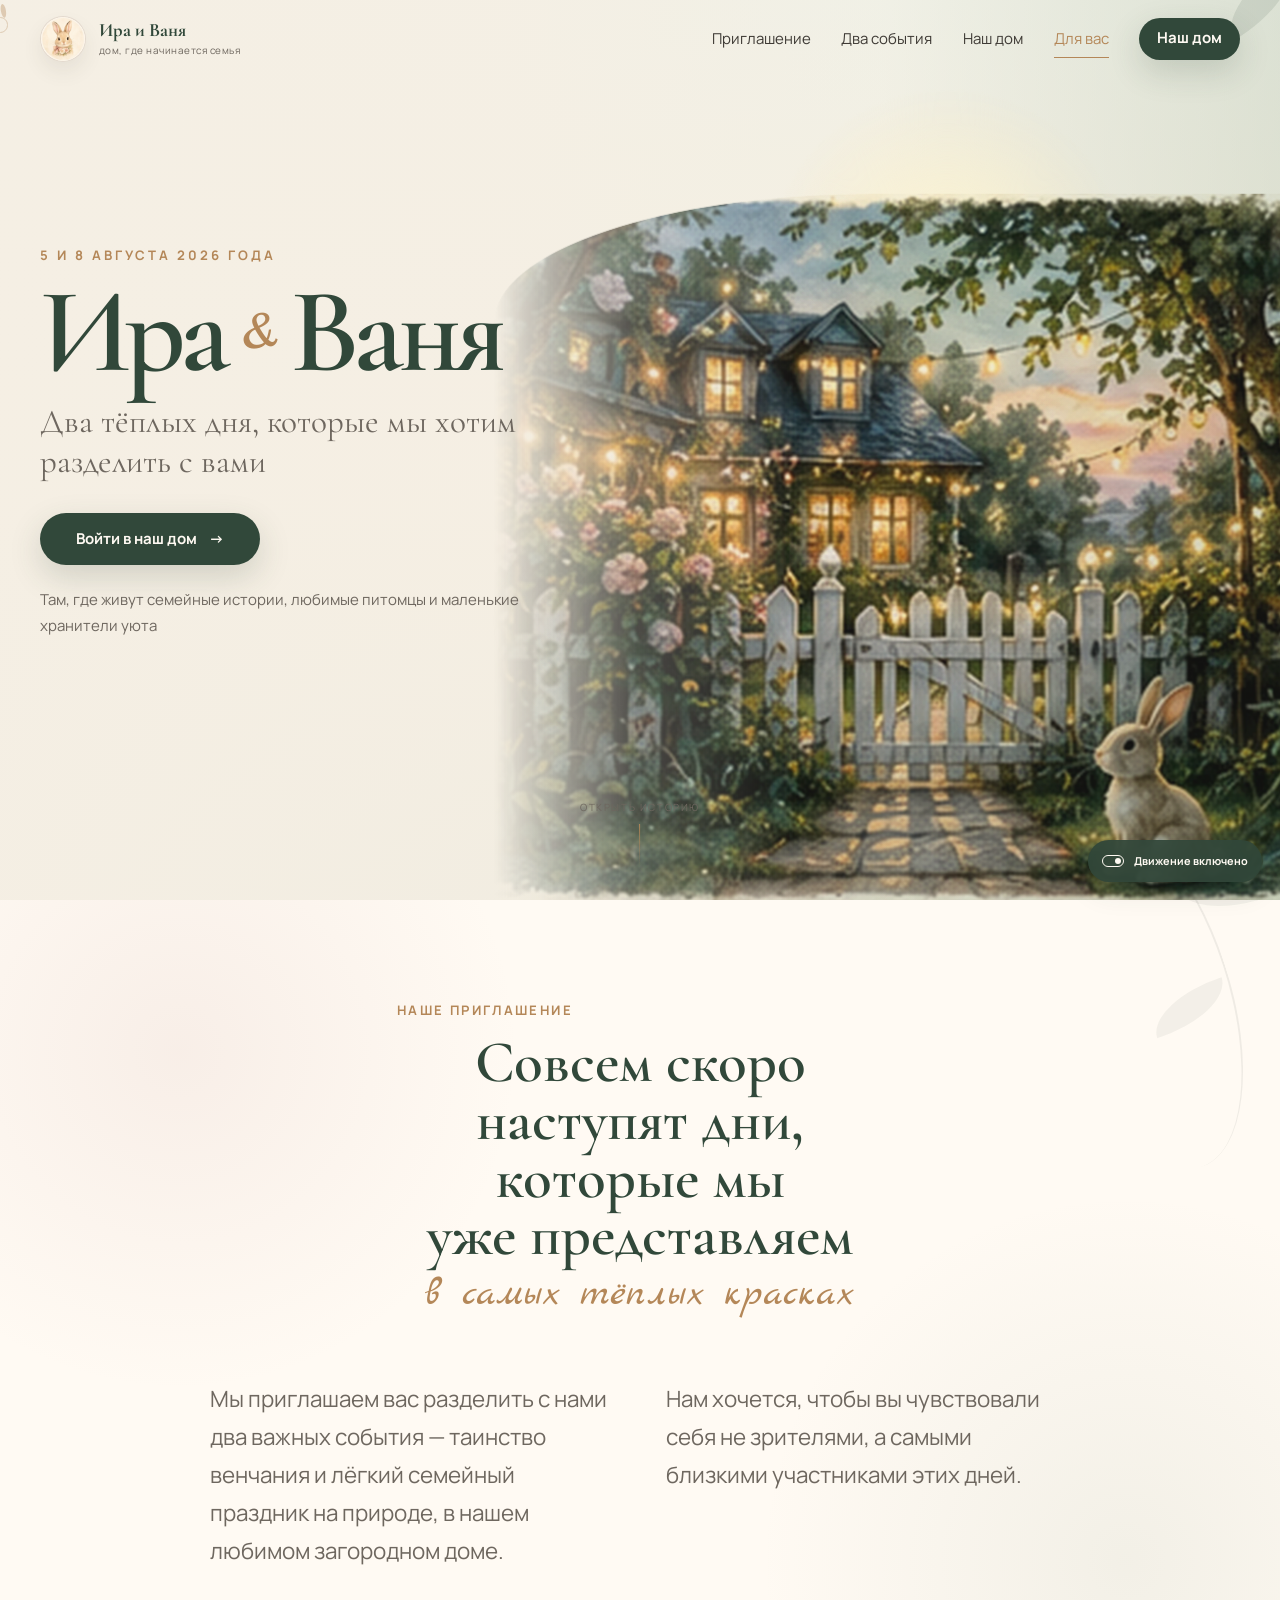
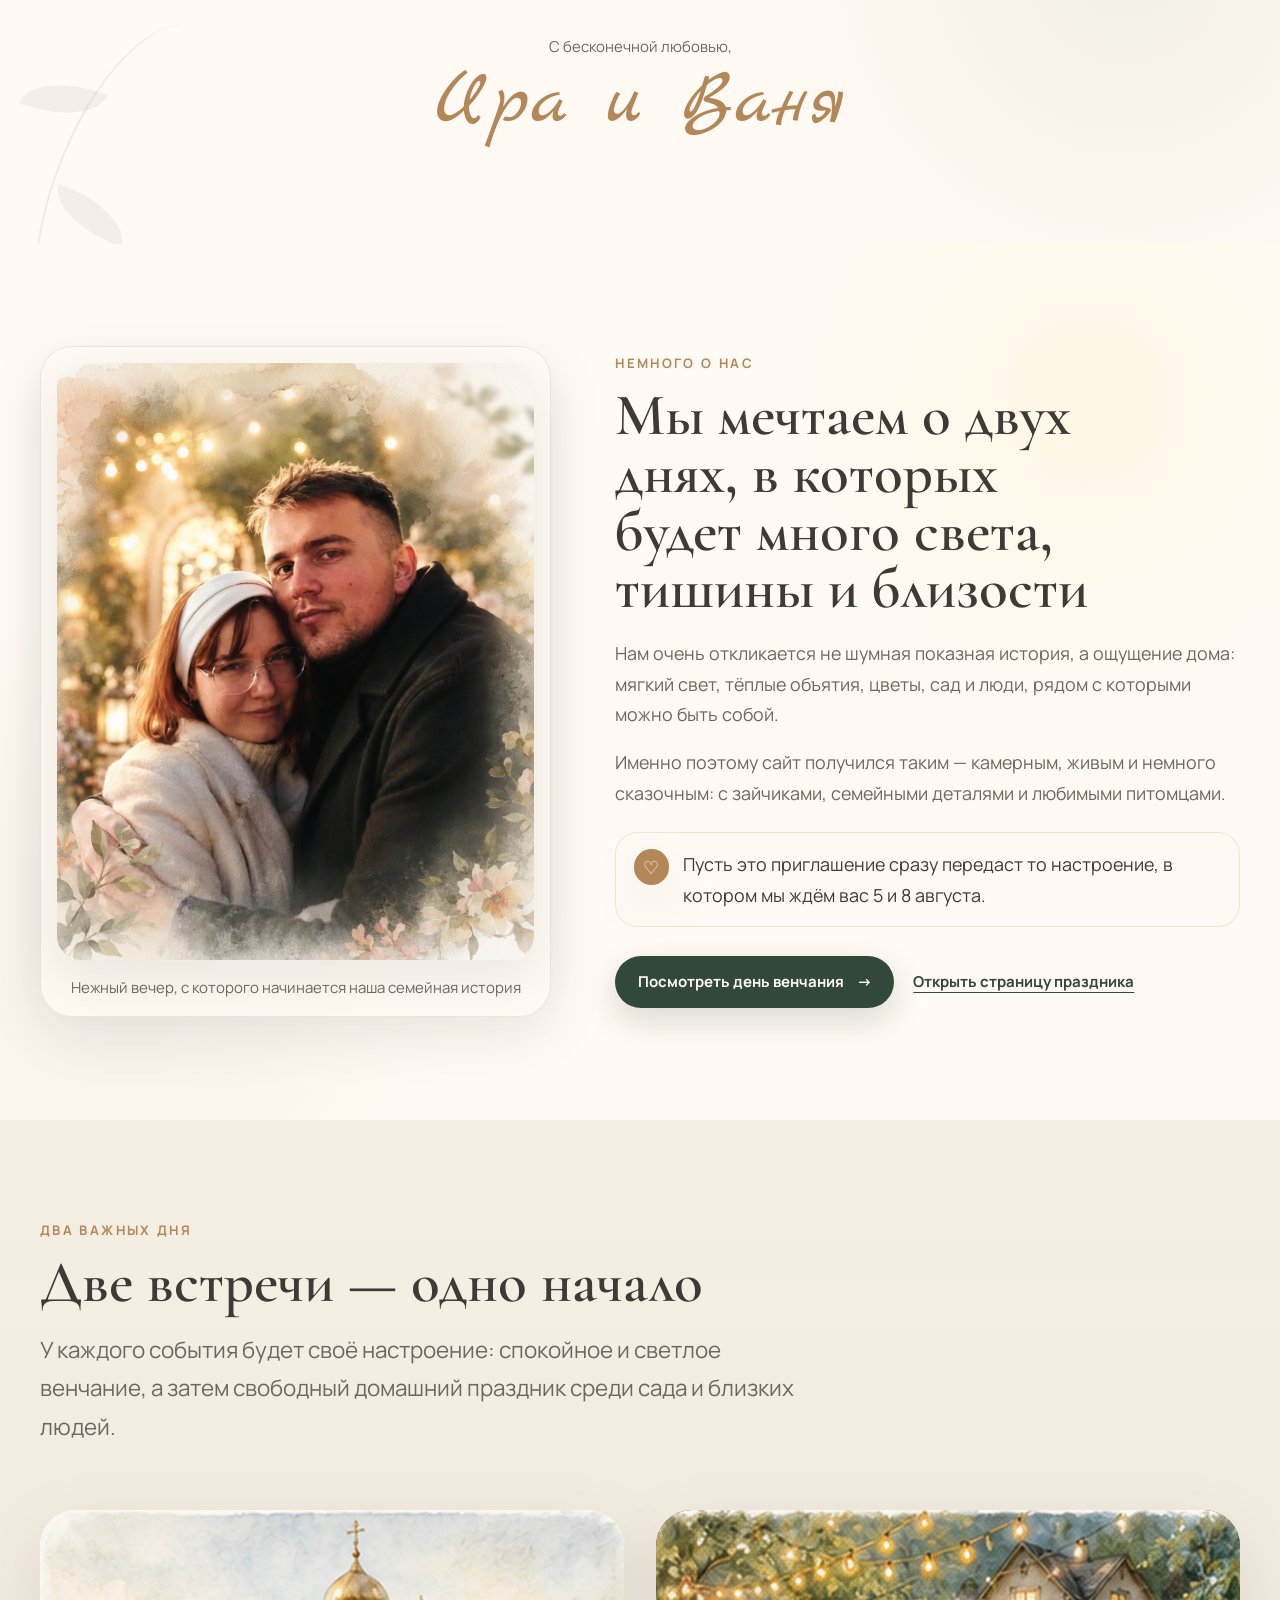
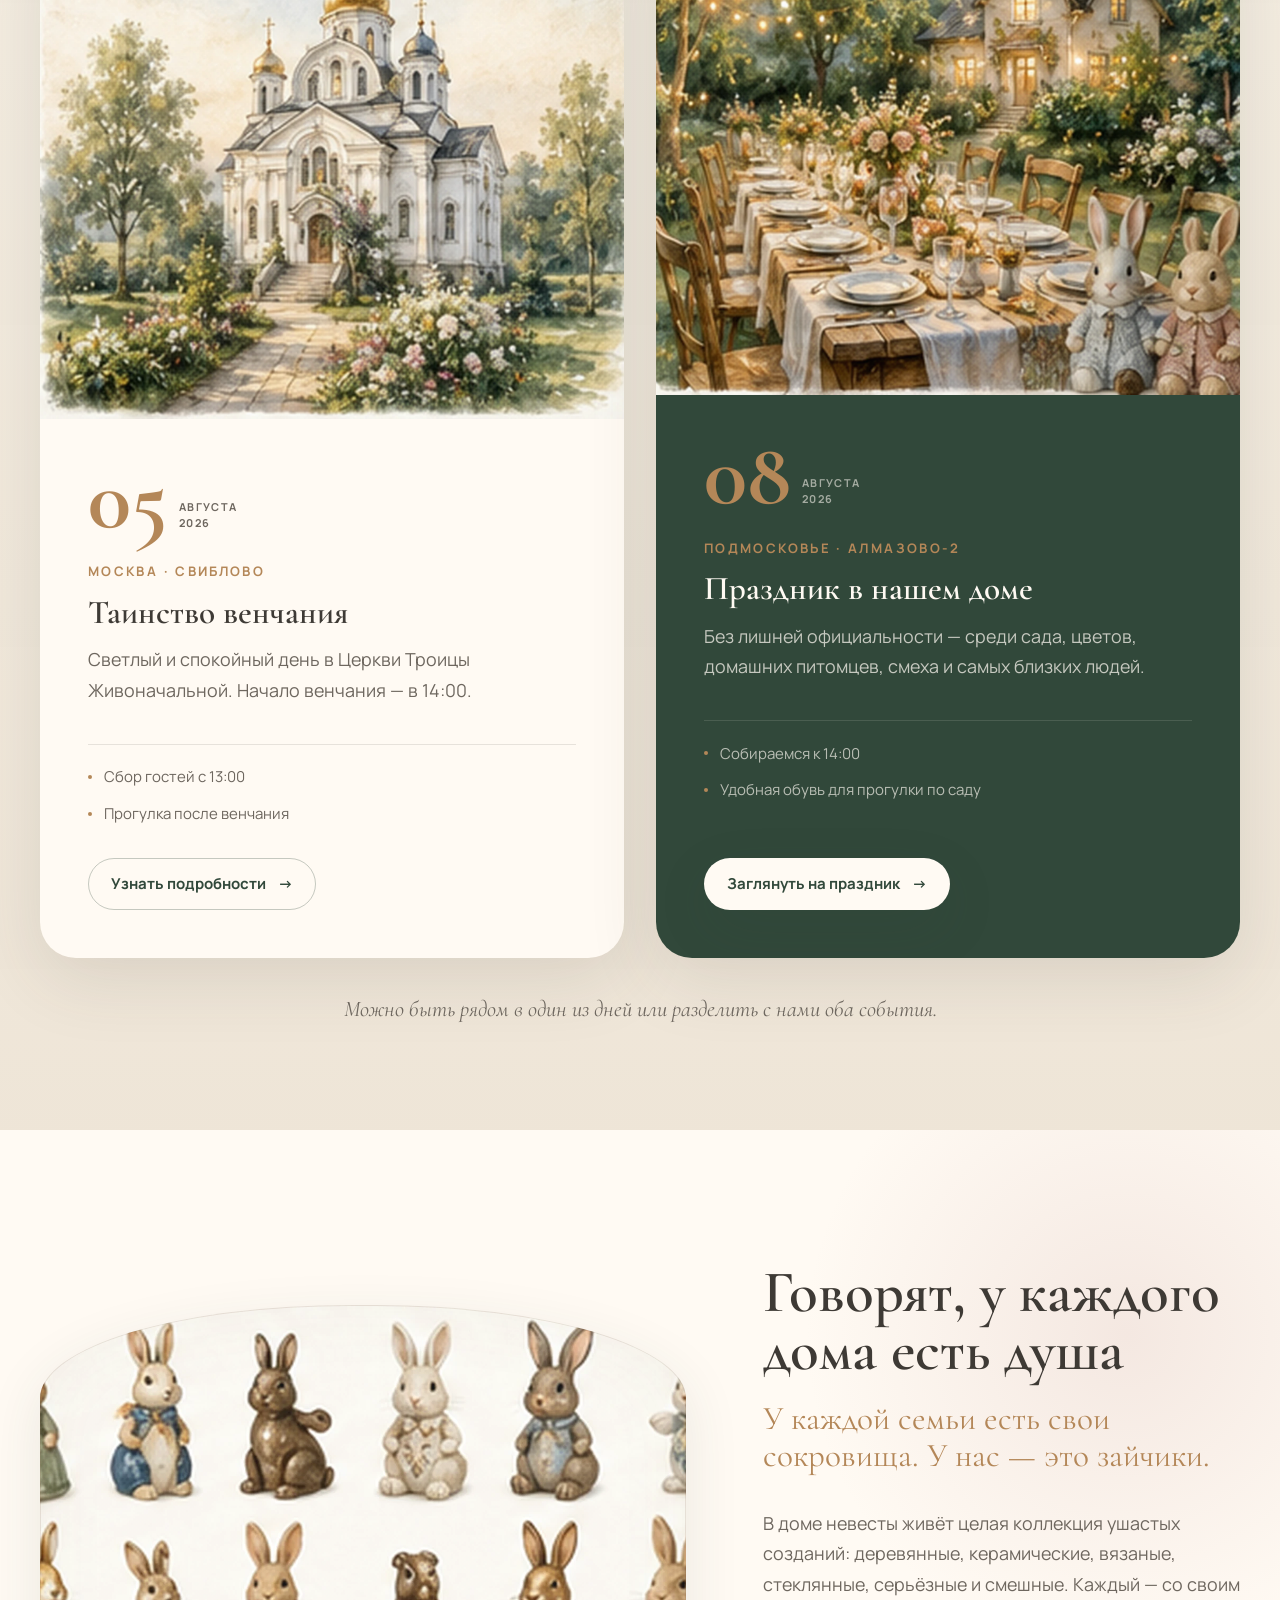
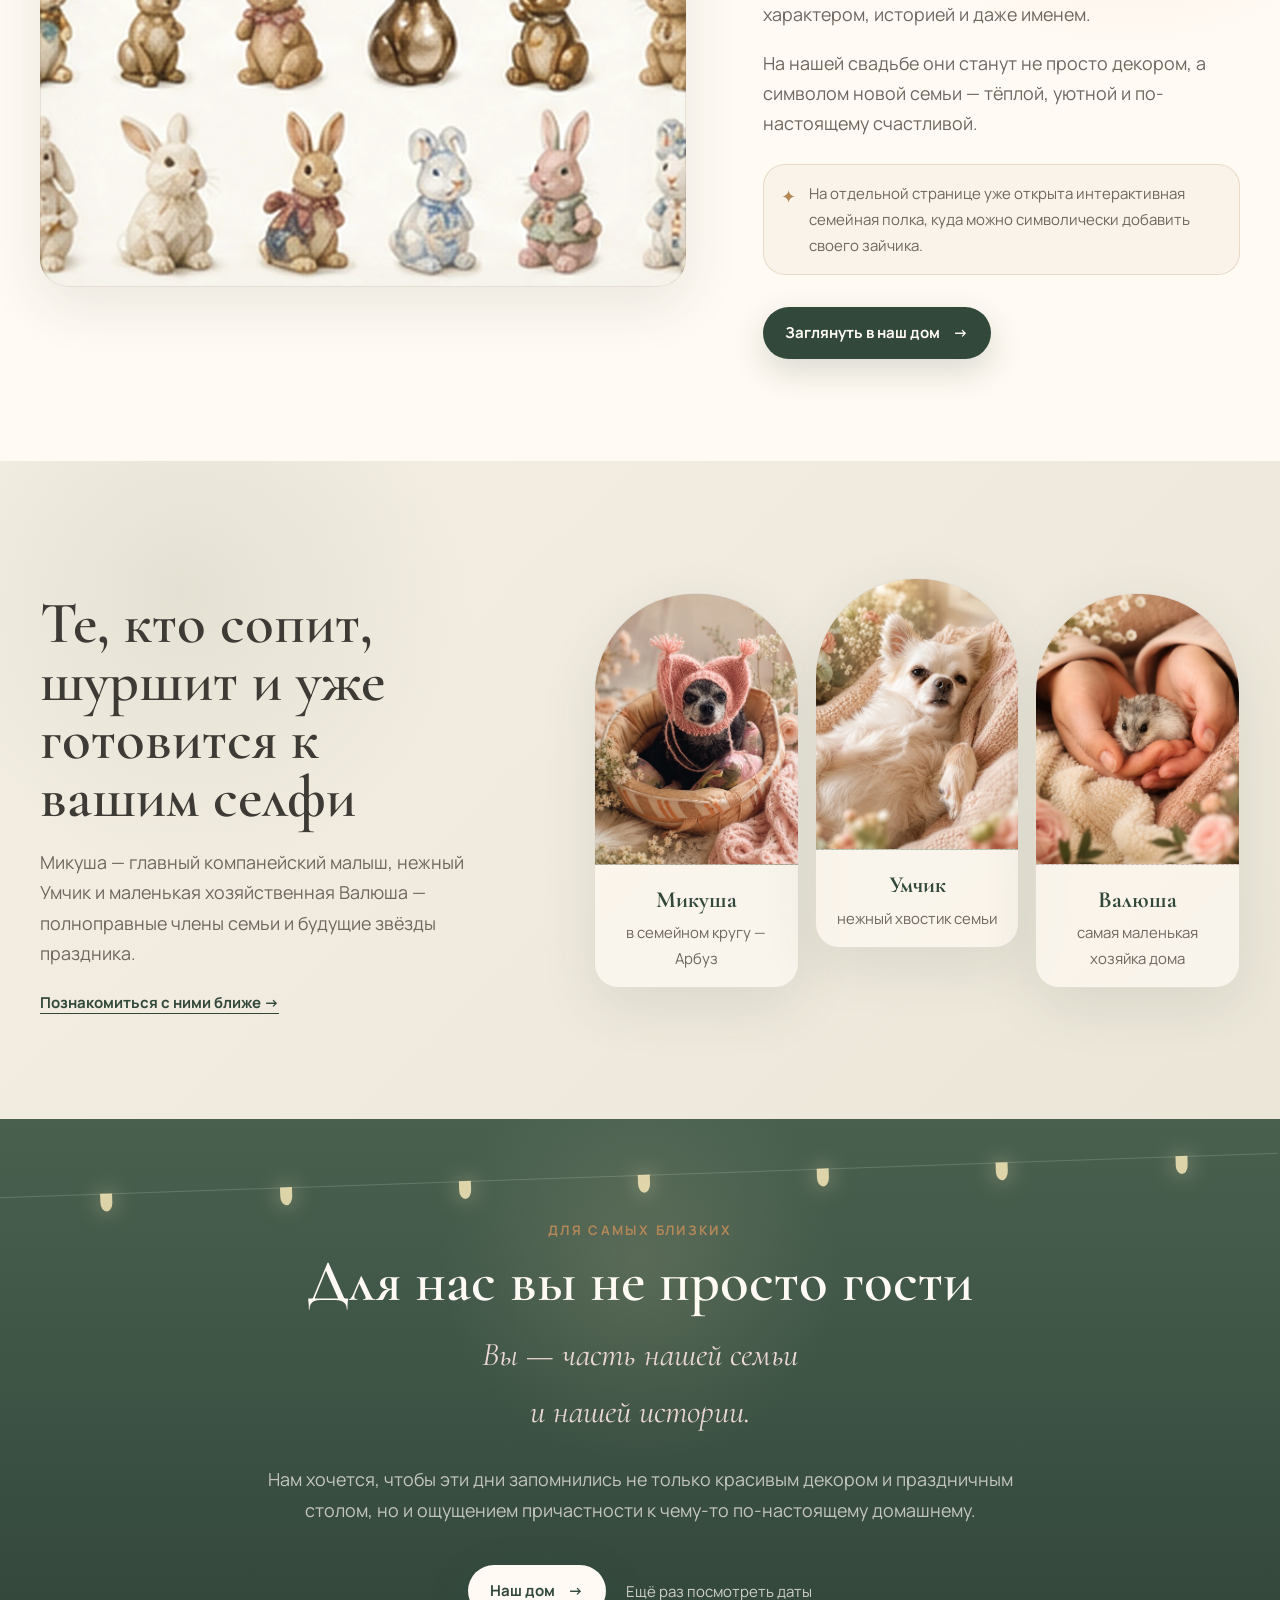
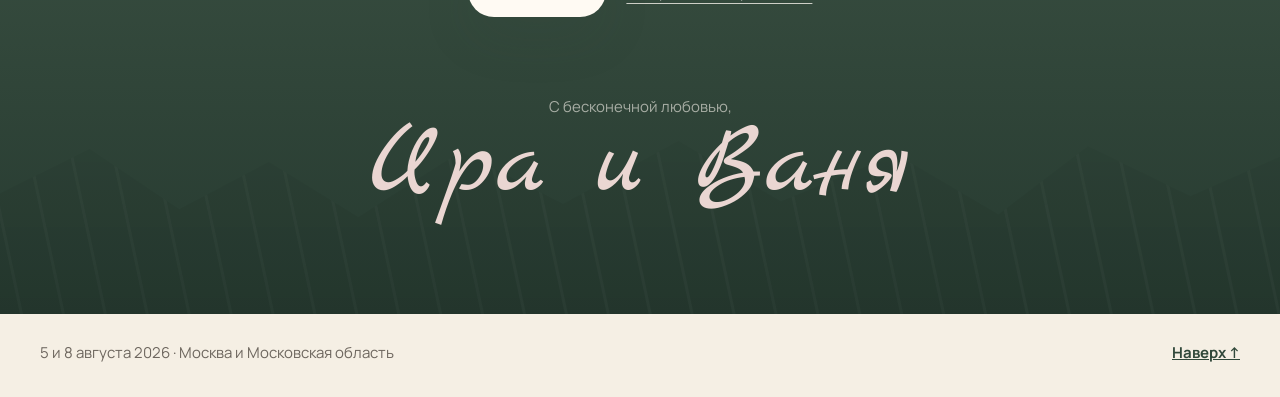
<file: index.html>
<!DOCTYPE html>

<html lang="ru">
<head>
<meta charset="utf-8"/>
<meta content="width=device-width, initial-scale=1" name="viewport"/>
<meta content="Ира и Ваня приглашают вас разделить таинство венчания и тёплый семейный праздник в загородном доме." name="description"/>
<meta content="#f5efe4" name="theme-color"/>
<meta content="Ира и Ваня — два тёплых дня" property="og:title"/>
<meta content="5 августа — таинство венчания. 8 августа — семейный праздник в загородном доме." property="og:description"/>
<meta content="website" property="og:type"/>
<meta content="media-main/og-cover.jpg" property="og:image"/>
<title>Ира и Ваня — приглашение</title>
<link href="favicon.svg" rel="icon" type="image/svg+xml"/>
<link href="https://fonts.googleapis.com" rel="preconnect"/>
<link crossorigin="" href="https://fonts.gstatic.com" rel="preconnect"/>
<link href="https://fonts.googleapis.com/css2?family=Cormorant+Garamond:ital,wght@0,500;0,600;0,700;1,500&amp;family=Manrope:wght@400;500;600;700&amp;family=Marck+Script&amp;display=swap" rel="stylesheet"/>
<link href="css/variables.css" rel="stylesheet"/>
<link href="css/base.css" rel="stylesheet"/>
<link href="css/components.css" rel="stylesheet"/>
<link href="css/animations.css" rel="stylesheet"/>
<link href="css/immersive-motion.css" rel="stylesheet"/>
<link href="css/pages/home.css" rel="stylesheet"/>
<link href="css/responsive.css" rel="stylesheet"/>
<link href="css/mobile-fixes.css?v=2" rel="stylesheet"/>
<link href="css/mobile-final.css?v=3" rel="stylesheet"/>
<link href="css/mobile-v2.css?v=2" rel="stylesheet"/>
</head>
<body class="home-page">
<a class="skip-link" href="#main">Перейти к содержанию</a>
<div class="site-shell">
<header class="site-header site-header--home" data-header="">
<div class="container site-header__inner">
<a aria-label="Ира и Ваня — начало приглашения" class="brand" href="#top">
<span aria-hidden="true" class="brand__mark"><img alt="" src="media-rabbits/header-bunny.webp"/></span>
<span class="brand__text">
<strong>Ира и Ваня</strong>
<small>дом, где начинается семья</small>
</span>
</a>
<button aria-controls="primary-navigation" aria-expanded="false" class="menu-button" data-menu-button="" type="button">
<span class="menu-button__label">Меню</span>
<span aria-hidden="true" class="menu-button__icon"></span>
</button>
<nav aria-label="Основная навигация" class="primary-nav" data-navigation="" id="primary-navigation">
<a href="#invitation">Приглашение</a>
<a href="#events">Два события</a>
<a href="#home-story">Наш дом</a>
<a href="#with-love">Для вас</a>
<a class="button button--small button--forest" href="family-home.html">Наш дом</a>
</nav>
</div>
</header>
<main id="main">
<section aria-labelledby="home-hero-title" class="home-hero" data-home-hero="" id="top">
<div aria-hidden="true" class="home-hero__scene">
<div class="home-hero__sky"></div>
<div class="home-hero__sun"></div>
<div class="home-hero__haze"></div>
<img alt="" class="home-hero__art final-art" fetchpriority="high" height="1447" src="media-main/home-hero.webp" width="1800"/>
<div class="home-hero__garden home-hero__garden--back"></div>
<div class="home-house">
<div class="home-house__roof"></div>
<div class="home-house__body">
<span class="home-house__window home-house__window--one"></span>
<span class="home-house__window home-house__window--two"></span>
<span class="home-house__door"></span>
</div>
<span class="home-house__label">место для будущей иллюстрации дома</span>
</div>
<div class="home-hero__path"></div>
<div class="home-hero__garden home-hero__garden--front"></div>
<div class="home-hero__branch home-hero__branch--left">
<i></i><i></i><i></i><i></i>
</div>
<div class="home-hero__branch home-hero__branch--right">
<i></i><i></i><i></i><i></i>
</div>
</div><div aria-hidden="true" class="home-hero__action-layer" data-home-action-layer=""><div class="home-hero__petals"><span style="--petal-index:0;"></span><span style="--petal-index:1;"></span><span style="--petal-index:2;"></span><span style="--petal-index:3;"></span><span style="--petal-index:4;"></span><span style="--petal-index:5;"></span><span style="--petal-index:6;"></span><span style="--petal-index:7;"></span><span style="--petal-index:8;"></span><span style="--petal-index:9;"></span><span style="--petal-index:10;"></span><span style="--petal-index:11;"></span></div></div>
<div class="container home-hero__content">
<p class="home-hero__eyebrow reveal">5 и 8 августа 2026 года</p>
<h1 class="home-hero__title reveal" id="home-hero-title">
            Ира
            <span class="home-hero__amp">&amp;</span>
            Ваня
          </h1>
<p class="home-hero__subtitle reveal">
            Два тёплых дня, которые мы хотим разделить с вами
          </p>
<button class="button button--forest home-hero__enter reveal" data-enter-home="" type="button">
<span>Войти в наш дом</span>
<span aria-hidden="true">→</span>
</button>
<p class="home-hero__small-note reveal">
            Там, где живут семейные истории, любимые питомцы и маленькие хранители уюта
          </p>
</div>

<a aria-label="Перейти к приглашению" class="home-scroll-cue" href="#invitation">
<span>Открыть историю</span>
<i aria-hidden="true"></i>
</a>
</section>
<section aria-labelledby="invitation-title" class="home-intro section" id="invitation">
<div aria-hidden="true" class="home-intro__ornament home-intro__ornament--left"></div>
<div aria-hidden="true" class="home-intro__ornament home-intro__ornament--right"></div>
<div class="container home-intro__inner">
<p class="eyebrow reveal">Наше приглашение</p>
<h2 class="home-intro__title reveal" id="invitation-title">
            Совсем скоро наступят дни, которые мы уже представляем
            <em>в самых тёплых красках</em>
</h2>
<div class="home-intro__copy reveal">
<p>
              Мы приглашаем вас разделить с нами два важных события —
              таинство венчания и лёгкий семейный праздник на природе,
              в нашем любимом загородном доме.
            </p>
<p>
              Нам хочется, чтобы вы чувствовали себя не зрителями,
              а самыми близкими участниками этих дней.
            </p>
</div>
<div class="home-intro__signature reveal">
<span>С бесконечной любовью,</span>
<strong>Ира и Ваня</strong>
</div>
</div>
</section>
<section aria-labelledby="about-us-title" class="couple-portrait section" id="about-us">
<div class="container couple-portrait__layout">
<figure class="couple-portrait__figure reveal">
<img alt="Ира и Ваня в тёплых объятиях в мягком садовом свете" decoding="async" height="1400" loading="lazy" sizes="(max-width: 780px) 100vw, 42vw" src="media-main/couple-portrait.webp" width="1120"/>
<figcaption>Нежный вечер, с которого начинается наша семейная история</figcaption>
</figure>
<div class="couple-portrait__copy">
<p class="eyebrow reveal">Немного о нас</p>
<h2 class="reveal" id="about-us-title">Мы мечтаем о двух днях, в которых будет много света, тишины и близости</h2>
<p class="reveal">
              Нам очень откликается не шумная показная история, а ощущение дома:
              мягкий свет, тёплые объятия, цветы, сад и люди, рядом с которыми
              можно быть собой.
            </p>
<p class="reveal">
              Именно поэтому сайт получился таким — камерным, живым и немного сказочным:
              с зайчиками, семейными деталями и любимыми питомцами.
            </p>
<div class="couple-portrait__note reveal">
<span aria-hidden="true">♡</span>
<p>Пусть это приглашение сразу передаст то настроение, в котором мы ждём вас 5 и 8 августа.</p>
</div>
<div class="couple-portrait__actions reveal">
<a class="button button--forest" href="wedding.html">Посмотреть день венчания <span aria-hidden="true">→</span></a>
<a class="text-link" href="celebration.html">Открыть страницу праздника</a>
</div>
</div>
</div>
</section>
<section aria-labelledby="events-title" class="events-preview section" id="events">
<div class="container">
<header class="section-heading reveal">
<p class="eyebrow">Два важных дня</p>
<h2 id="events-title">Две встречи — одно начало</h2>
<p>
              У каждого события будет своё настроение: спокойное и светлое
              венчание, а затем свободный домашний праздник среди сада и близких людей.
            </p>
</header>
<div class="events-preview__grid">
<article class="event-card event-card--ceremony reveal">
<div aria-hidden="true" class="event-card__visual event-card__visual--final">
<img alt="" height="1307" loading="lazy" src="media-main/church.webp" width="1500"/>
</div>
<div class="event-card__content">
<div class="event-card__date">
<strong>05</strong>
<span>августа<br/>2026</span>
</div>
<p class="eyebrow">Москва · Свиблово</p>
<h3>Таинство венчания</h3>
<p>
                  Светлый и спокойный день в Церкви Троицы Живоначальной.
                  Начало венчания — в 14:00.
                </p>
<div class="event-card__meta">
<span>Сбор гостей с 13:00</span>
<span>Прогулка после венчания</span>
</div>
<a class="button button--outline" href="wedding.html">
                  Узнать подробности
                  <span aria-hidden="true">→</span>
</a>
</div>
</article>
<article class="event-card event-card--celebration reveal">
<div aria-hidden="true" class="event-card__visual event-card__visual--final">
<img alt="" height="1423" loading="lazy" src="media-main/celebration.webp" width="1800"/>
</div>
<div class="event-card__content">
<div class="event-card__date">
<strong>08</strong>
<span>августа<br/>2026</span>
</div>
<p class="eyebrow">Подмосковье · Алмазово-2</p>
<h3>Праздник в нашем доме</h3>
<p>
                  Без лишней официальности — среди сада, цветов,
                  домашних питомцев, смеха и самых близких людей.
                </p>
<div class="event-card__meta">
<span>Собираемся к 14:00</span>
<span>Удобная обувь для прогулки по саду</span>
</div>
<a class="button button--paper" href="celebration.html">
                  Заглянуть на праздник
                  <span aria-hidden="true">→</span>
</a>
</div>
</article>
</div>
<p class="events-preview__note reveal">
            Можно быть рядом в один из дней или разделить с нами оба события.
          </p>
</div>
</section>
<section aria-labelledby="home-story-title" class="home-story section" id="home-story">
<div aria-hidden="true" class="home-story__paper-edge"></div>
<div class="container home-story__layout">
<div aria-hidden="true" class="home-story__visual reveal">
<div class="rabbit-shelf">
<div class="rabbit-shelf__frame"></div>
<div class="rabbit-shelf__board rabbit-shelf__board--top"></div>
<div class="rabbit-shelf__board rabbit-shelf__board--bottom"></div>
<div class="shelf-rabbit shelf-rabbit--wood shelf-rabbit--one"><img alt="" src="media-rabbits/rabbit-wood.webp"/></div>
<div class="shelf-rabbit shelf-rabbit--ceramic shelf-rabbit--two"><img alt="" src="media-rabbits/rabbit-ceramic.webp"/></div>
<div class="shelf-rabbit shelf-rabbit--glass shelf-rabbit--three"><img alt="" src="media-rabbits/rabbit-glass.webp"/></div>
<div class="shelf-rabbit shelf-rabbit--knitted shelf-rabbit--four"><img alt="" src="media-rabbits/rabbit-knitted.webp"/></div>
<div class="shelf-rabbit shelf-rabbit--metal shelf-rabbit--five"><img alt="" src="media-rabbits/rabbit-metal.webp"/></div>
<span class="rabbit-shelf__label">здесь появится коллекция настоящих фигурок</span>
</div>
</div>
<div class="home-story__copy">
<p class="eyebrow reveal">Дом, где живут зайчики</p>
<h2 class="reveal" id="home-story-title">
              Говорят, у каждого дома есть душа
            </h2>
<p class="home-story__lead reveal">
              У каждой семьи есть свои сокровища. У нас — это зайчики.
            </p>
<p class="reveal">
              В доме невесты живёт целая коллекция ушастых созданий:
              деревянные, керамические, вязаные, стеклянные, серьёзные
              и смешные. Каждый — со своим характером, историей и даже именем.
            </p>
<p class="reveal">
              На нашей свадьбе они станут не просто декором,
              а символом новой семьи — тёплой, уютной и по-настоящему счастливой.
            </p>
<div class="home-story__note reveal">
<span aria-hidden="true">✦</span>
<p>
                На отдельной странице уже открыта интерактивная семейная полка,
                куда можно символически добавить своего зайчика.
              </p>
</div>
<a class="button button--forest reveal" href="family-home.html">
              Заглянуть в наш дом
              <span aria-hidden="true">→</span>
</a>
</div>
</div>
</section>
<section aria-labelledby="pets-title" class="pets-teaser section">
<div class="container pets-teaser__layout">
<div class="pets-teaser__copy">
<p class="eyebrow reveal">Кто встретит вас дома</p>
<h2 class="reveal" id="pets-title">
              Те, кто сопит, шуршит и уже готовится к вашим селфи
            </h2>
<p class="reveal">Микуша — главный компанейский малыш, нежный Умчик и маленькая хозяйственная Валюша — полноправные члены семьи и будущие звёзды праздника.</p>
<a class="text-link reveal" href="family-home.html#pets">
              Познакомиться с ними ближе →
            </a>
</div>
<div aria-label="Фотографии питомцев" class="pets-teaser__cards">
<article class="pet-mini-card pet-mini-card--mikusha reveal">
<div class="pet-mini-card__portrait">
<img alt="Микуша в розовой вязаной шапочке сидит в мягкой корзинке" decoding="async" height="1150" loading="lazy" sizes="(max-width: 780px) 100vw, 24vw" src="media-pets/mikusha.webp" width="900"/>
</div>
<div>
<strong>Микуша</strong>
<small>в семейном кругу — Арбуз</small>
</div>
</article>
<article class="pet-mini-card pet-mini-card--umka reveal">
<div class="pet-mini-card__portrait">
<img alt="Умчик отдыхает на мягком пледе" decoding="async" height="1150" loading="lazy" sizes="(max-width: 780px) 100vw, 24vw" src="media-pets/umchik.webp" width="900"/>
</div>
<div>
<strong>Умчик</strong>
<small>нежный хвостик семьи</small>
</div>
</article>
<article class="pet-mini-card pet-mini-card--valusha reveal">
<div class="pet-mini-card__portrait">
<img alt="Валюша уютно сидит в ладонях" decoding="async" height="1150" loading="lazy" sizes="(max-width: 780px) 100vw, 24vw" src="media-pets/valusha.webp" width="900"/>
</div>
<div>
<strong>Валюша</strong>
<small>самая маленькая хозяйка дома</small>
</div>
</article>
</div>
</div>
</section>
<section aria-labelledby="with-love-title" class="with-love section" id="with-love">
<div aria-hidden="true" class="with-love__lights">
<i></i><i></i><i></i><i></i><i></i><i></i><i></i>
</div>
<div aria-hidden="true" class="with-love__garden"></div>
<div class="container with-love__inner">
<p class="eyebrow reveal">Для самых близких</p>
<h2 class="reveal" id="with-love-title">
            Для нас вы не просто гости
          </h2>
<p class="with-love__statement reveal">
            Вы — часть нашей семьи и нашей истории.
          </p>
<p class="reveal">
            Нам хочется, чтобы эти дни запомнились не только красивым декором
            и праздничным столом, но и ощущением причастности
            к чему-то по-настоящему домашнему.
          </p>
<div class="with-love__actions reveal">
<a class="button button--paper" href="family-home.html">Наш дом <span aria-hidden="true">→</span></a>
<a class="with-love__calendar-link" href="#events">
              Ещё раз посмотреть даты
            </a>
</div>
<div class="with-love__signature reveal">
<span>С бесконечной любовью,</span>
<strong>Ира и Ваня</strong>
</div>
</div>
</section>
</main>
<footer class="site-footer site-footer--home">
<div class="container site-footer__inner">
<p>5 и 8 августа 2026 · Москва и Московская область</p>
<a href="#top">Наверх ↑</a>
</div>
</footer>
<nav aria-label="Быстрая мобильная навигация" class="mobile-dock">
<a href="#top"><span aria-hidden="true">⌂</span><small>Начало</small></a>
<a href="#events"><span aria-hidden="true">05/08</span><small>События</small></a>
<a href="#home-story"><span aria-hidden="true">♢</span><small>Наш дом</small></a>
<a href="family-home.html"><span aria-hidden="true">♧</span><small>Наш дом</small></a>
</nav>
</div>
<noscript>
<div class="noscript-note">
      Сайт работает и без JavaScript, но интерактивная анимация первого экрана будет недоступна.
    </div>
</noscript>
<script defer="" src="js/navigation.js"></script>
<script defer="" src="js/animations.js"></script>
<script defer="" src="js/main.js"></script>
<script defer="" src="js/home.js"></script>
<script defer="" src="js/immersive-motion.js"></script>
</body>
</html>
</file>
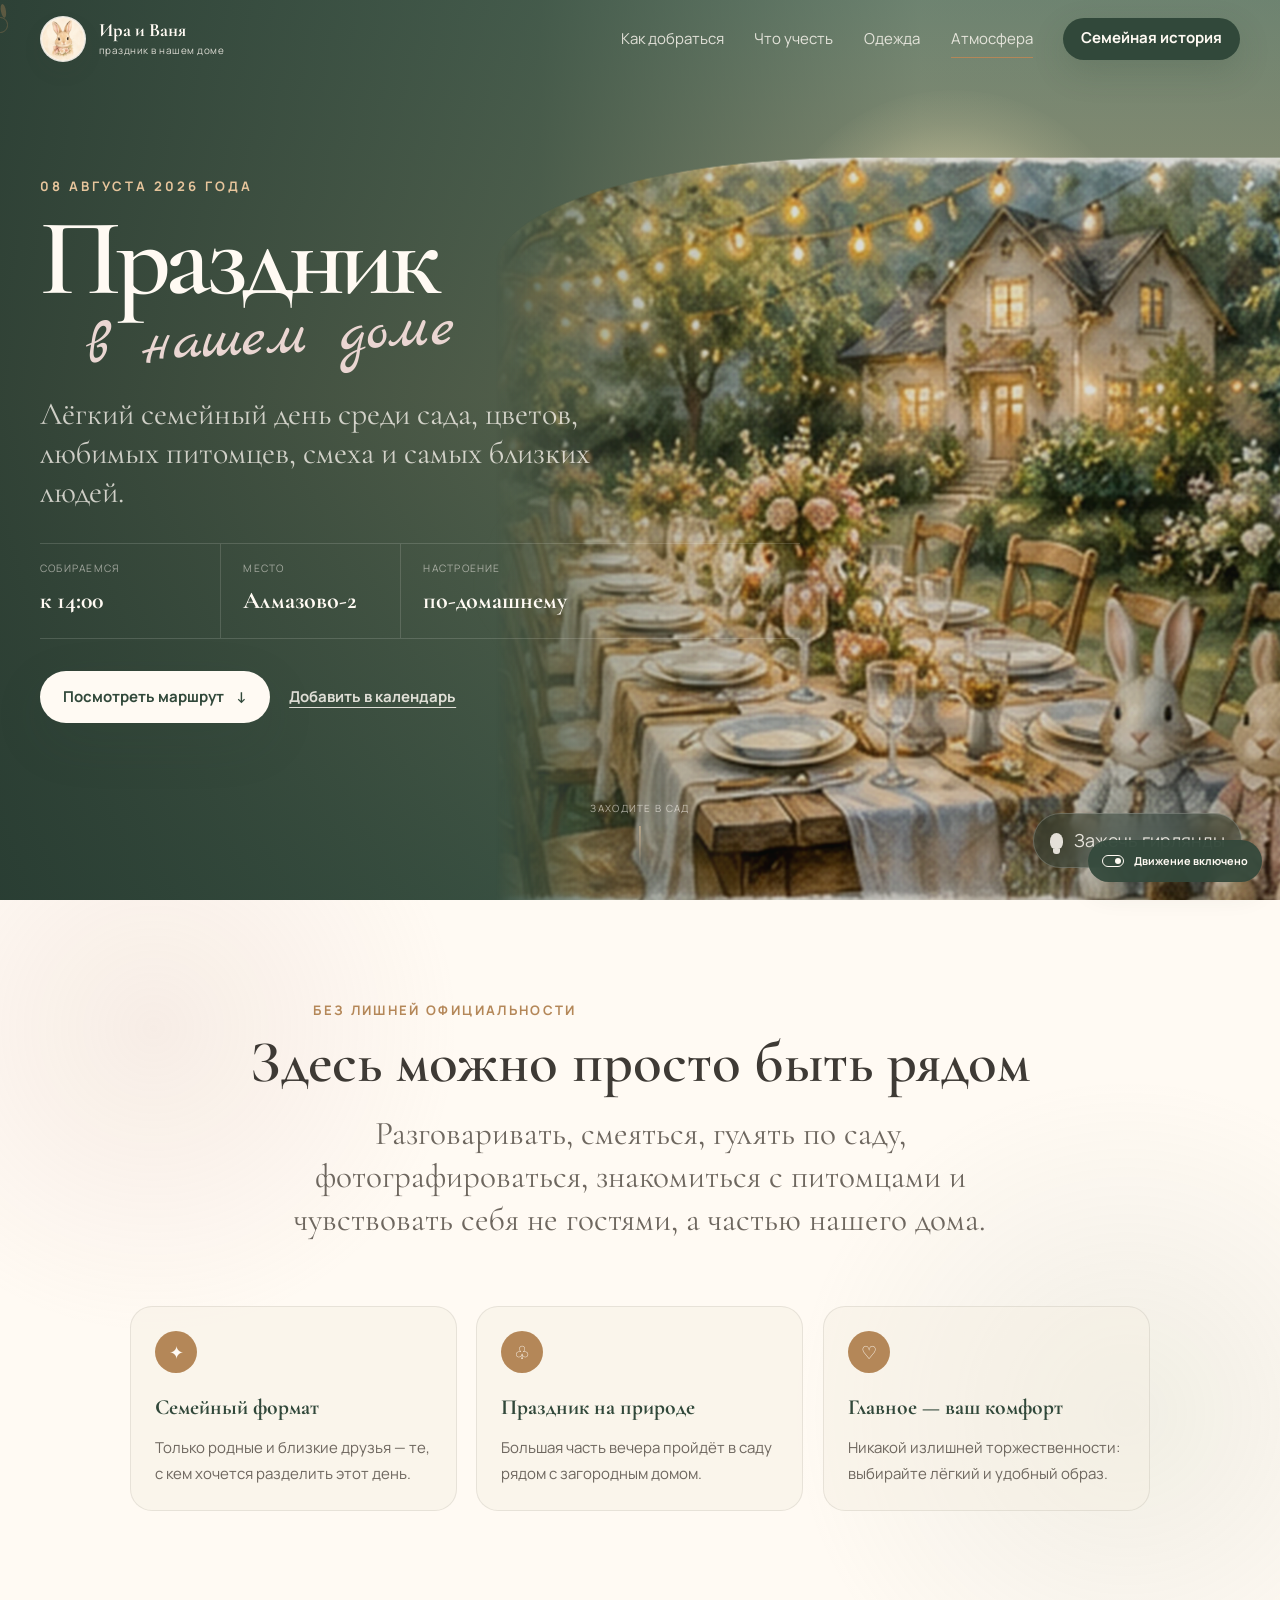
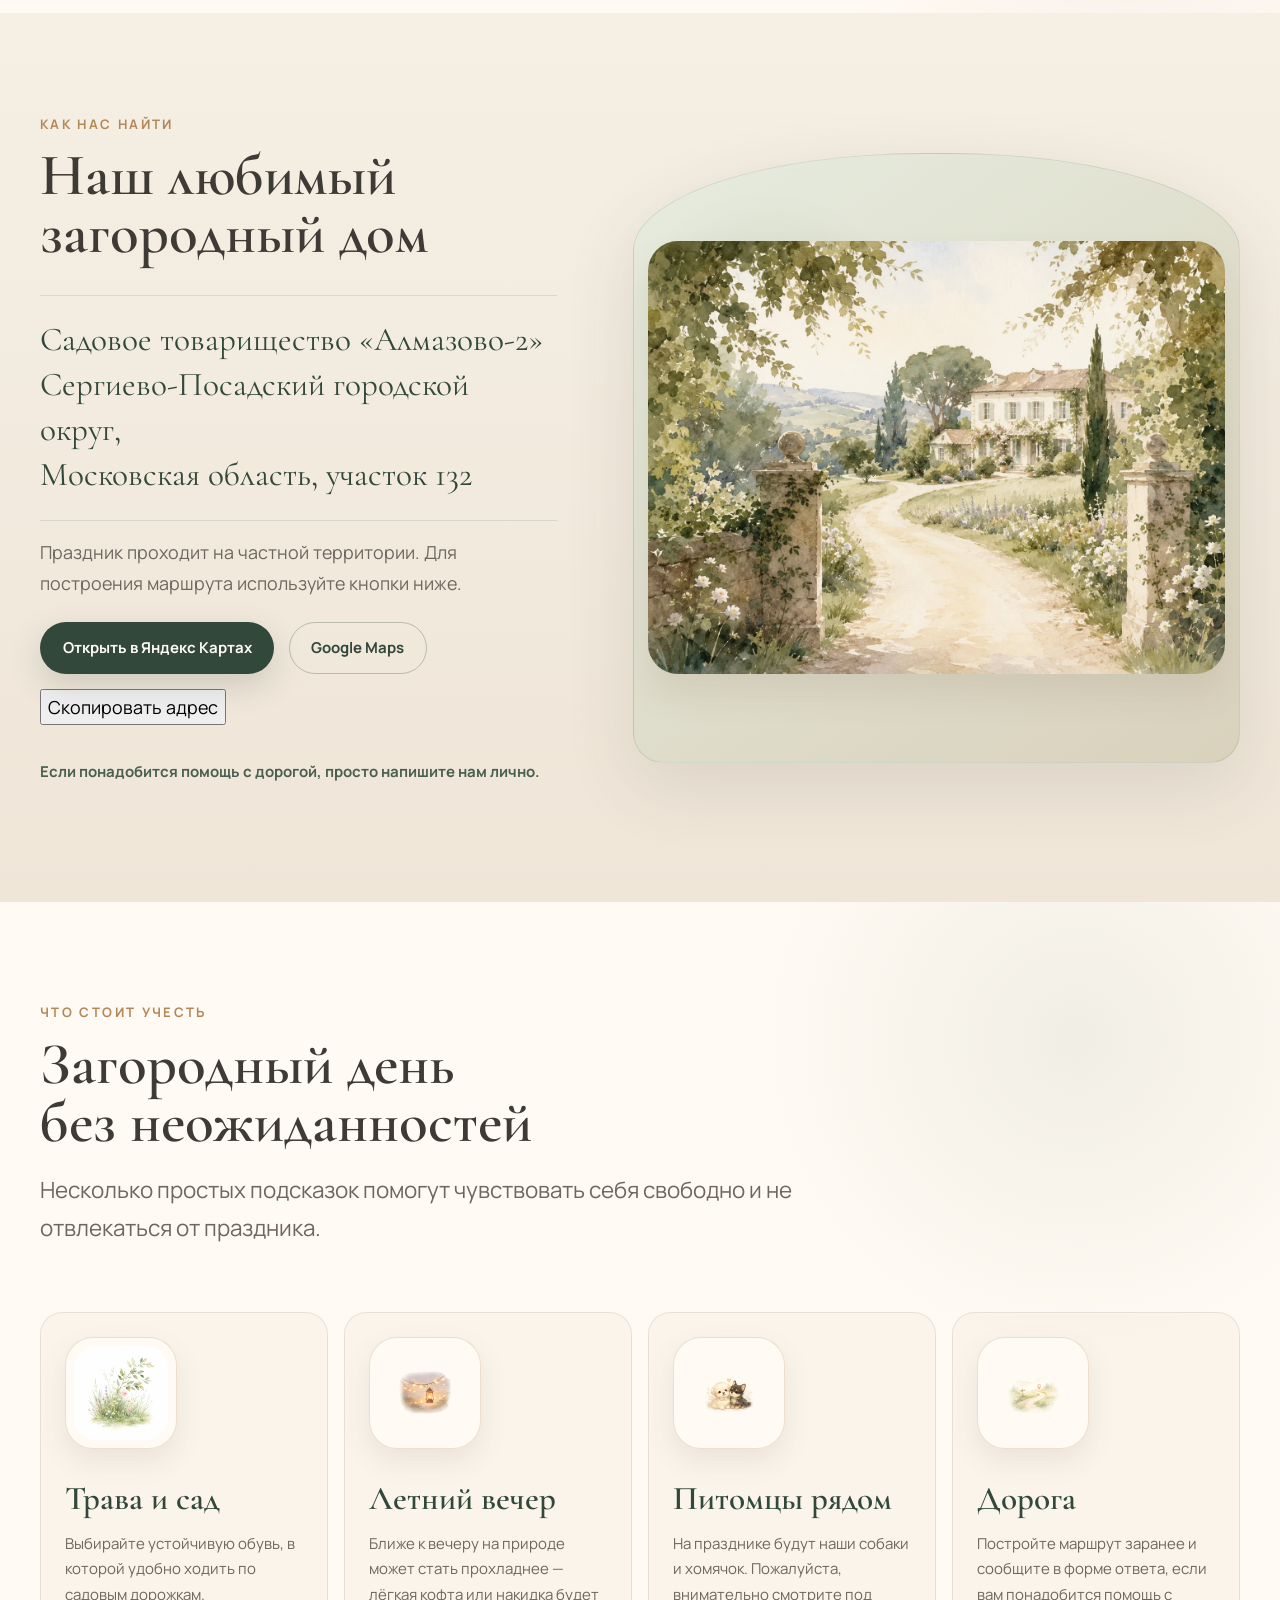
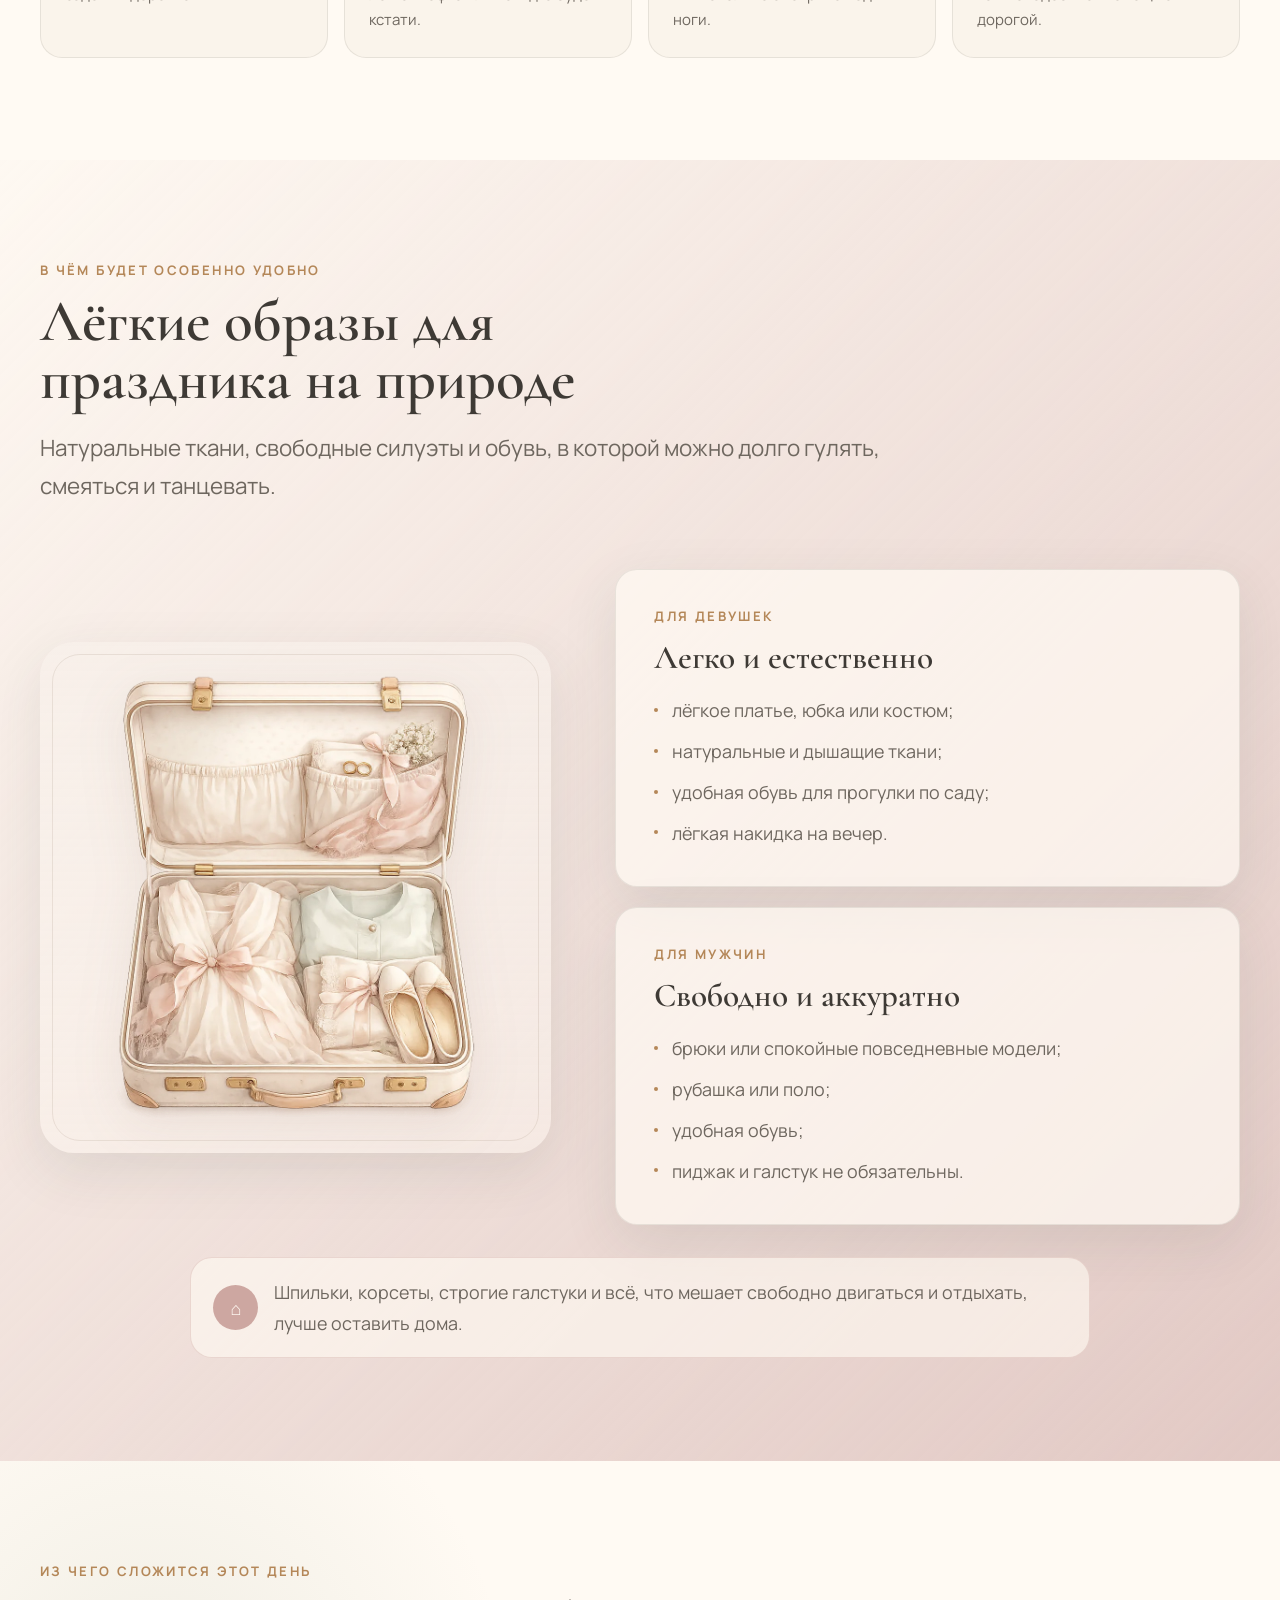
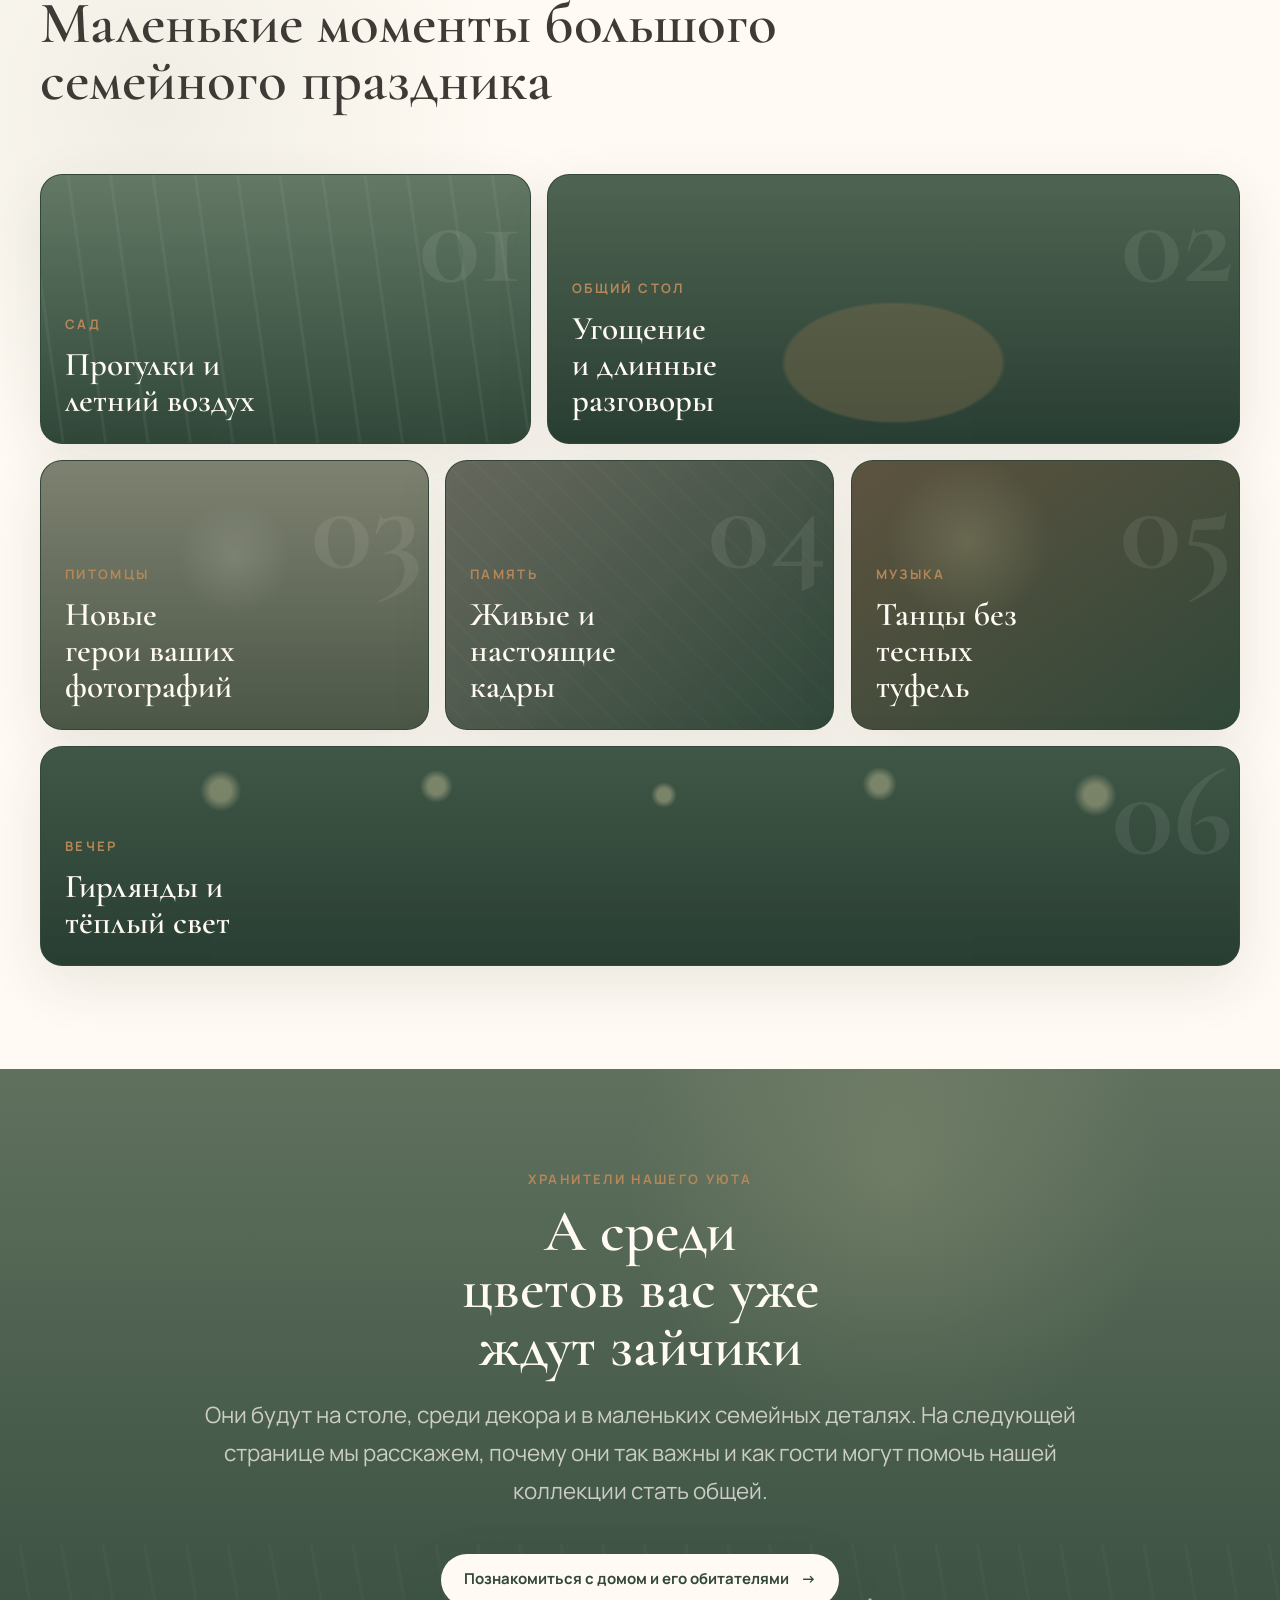
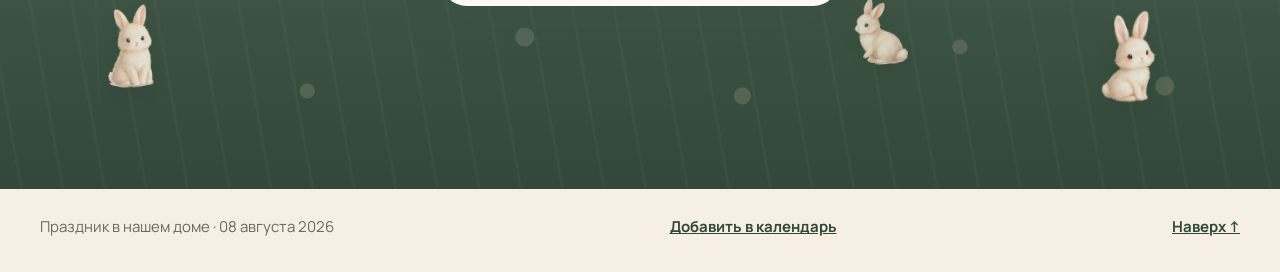
<file: celebration.html>
<!DOCTYPE html>

<html lang="ru">
<head>
<meta charset="utf-8"/>
<meta content="width=device-width, initial-scale=1" name="viewport"/>
<meta content="Семейный праздник Иры и Вани — 8 августа 2026 года в загородном доме, СНТ Алмазово-2." name="description"/>
<meta content="#31483a" name="theme-color"/>
<meta content="Праздник в доме Иры и Вани" property="og:title"/>
<meta content="8 августа 2026 года. Собираемся к 14:00 в любимом загородном доме." property="og:description"/>
<meta content="website" property="og:type"/>
<meta content="media-main/og-cover.jpg" property="og:image"/>
<title>Праздник в нашем доме — Ира и Ваня</title>
<link href="favicon.svg" rel="icon" type="image/svg+xml"/>
<link href="https://fonts.googleapis.com" rel="preconnect"/>
<link crossorigin="" href="https://fonts.gstatic.com" rel="preconnect"/>
<link href="https://fonts.googleapis.com/css2?family=Cormorant+Garamond:ital,wght@0,500;0,600;0,700;1,500&amp;family=Manrope:wght@400;500;600;700&amp;family=Marck+Script&amp;display=swap" rel="stylesheet"/>
<link href="css/variables.css" rel="stylesheet"/>
<link href="css/base.css" rel="stylesheet"/>
<link href="css/components.css" rel="stylesheet"/>
<link href="css/animations.css" rel="stylesheet"/>
<link href="css/immersive-motion.css" rel="stylesheet"/>
<link href="css/pages/celebration.css" rel="stylesheet"/>
<link href="css/responsive.css" rel="stylesheet"/>
<link href="css/mobile-fixes.css?v=2" rel="stylesheet"/>
<link href="css/mobile-final.css?v=3" rel="stylesheet"/>
<link href="css/mobile-v2.css?v=2" rel="stylesheet"/>
</head>
<body class="celebration-page">
<a class="skip-link" href="#main">Перейти к содержанию</a>
<div class="site-shell">
<header class="site-header site-header--celebration" data-header="">
<div class="container site-header__inner">
<a aria-label="Ира и Ваня — вернуться на главную" class="brand" href="index.html">
<span aria-hidden="true" class="brand__mark"><img alt="" src="media-rabbits/header-bunny.webp"/></span>
<span class="brand__text">
<strong>Ира и Ваня</strong>
<small>праздник в нашем доме</small>
</span>
</a>
<button aria-controls="primary-navigation" aria-expanded="false" class="menu-button" data-menu-button="" type="button">
<span class="menu-button__label">Меню</span>
<span aria-hidden="true" class="menu-button__icon"></span>
</button>
<nav aria-label="Навигация страницы праздника" class="primary-nav" data-navigation="" id="primary-navigation">
<a href="#place">Как добраться</a>
<a href="#comfort">Что учесть</a>
<a href="#dress-code">Одежда</a>
<a href="#mood">Атмосфера</a>
<a class="button button--small button--forest" href="family-home.html">Семейная история</a>
</nav>
</div>
</header>
<main id="main">
<section aria-labelledby="celebration-title" class="celebration-hero" data-celebration-hero="" id="top">
<div aria-hidden="true" class="celebration-hero__scene">
<div class="celebration-hero__sky"></div>
<div class="celebration-hero__sun"></div>
<div class="celebration-hero__haze"></div>
<img alt="" class="celebration-hero__art final-art" fetchpriority="high" height="1423" src="media-main/celebration.webp" width="1800"/>
</div>
<div class="container celebration-hero__content">
<p class="celebration-hero__eyebrow reveal">08 августа 2026 года</p>
<h1 class="celebration-hero__title reveal" id="celebration-title">
            Праздник
            <em>в нашем доме</em>
</h1>
<p class="celebration-hero__lead reveal">
            Лёгкий семейный день среди сада, цветов, любимых питомцев,
            смеха и самых близких людей.
          </p>
<div class="celebration-hero__facts reveal">
<div>
<span>Собираемся</span>
<strong>к 14:00</strong>
</div>
<div>
<span>Место</span>
<strong>Алмазово-2</strong>
</div>
<div>
<span>Настроение</span>
<strong>по-домашнему</strong>
</div>
</div>
<div class="celebration-hero__actions reveal">
<a class="button button--paper" href="#place">
              Посмотреть маршрут
              <span aria-hidden="true">↓</span>
</a>
<a class="celebration-hero__calendar" download="" href="calendar/prazdnik-iry-i-vani.ics">
              Добавить в календарь
            </a>
</div>
</div>
<button aria-pressed="false" class="lights-button" data-lights-toggle="" type="button">
<span aria-hidden="true" class="lights-button__bulb"></span>
<span data-lights-label="">Зажечь гирлянды</span>
</button>
<a aria-label="Перейти к приглашению" class="celebration-scroll" href="#welcome">
<span>Заходите в сад</span>
<i aria-hidden="true"></i>
</a>
</section>
<section aria-labelledby="welcome-title" class="celebration-welcome section" id="welcome">
<div class="container celebration-welcome__inner">
<p class="eyebrow reveal">Без лишней официальности</p>
<h2 class="reveal" id="welcome-title">
            Здесь можно просто быть рядом
          </h2>
<p class="celebration-welcome__lead reveal">
            Разговаривать, смеяться, гулять по саду, фотографироваться,
            знакомиться с питомцами и чувствовать себя не гостями,
            а частью нашего дома.
          </p>
<div class="celebration-welcome__details">
<article class="welcome-detail reveal">
<span aria-hidden="true">✦</span>
<strong>Семейный формат</strong>
<p>Только родные и близкие друзья — те, с кем хочется разделить этот день.</p>
</article>
<article class="welcome-detail reveal">
<span aria-hidden="true">♧</span>
<strong>Праздник на природе</strong>
<p>Большая часть вечера пройдёт в саду рядом с загородным домом.</p>
</article>
<article class="welcome-detail reveal">
<span aria-hidden="true">♡</span>
<strong>Главное — ваш комфорт</strong>
<p>Никакой излишней торжественности: выбирайте лёгкий и удобный образ.</p>
</article>
</div>
</div>
</section>
<section aria-labelledby="place-title" class="celebration-place section" id="place">
<div class="container celebration-place__layout">
<div class="celebration-place__copy">
<p class="eyebrow reveal">Как нас найти</p>
<h2 class="reveal" id="place-title">Наш любимый загородный дом</h2>
<address class="celebration-address reveal" id="celebration-address">
              Садовое товарищество «Алмазово-2»<br/>
              Сергиево-Посадский городской округ,<br/>
              Московская область, участок 132
            </address>
<p class="celebration-place__note reveal">
              Праздник проходит на частной территории.
              Для построения маршрута используйте кнопки ниже.
            </p>
<div class="celebration-place__actions reveal">
<a class="button button--forest" href="https://yandex.ru/maps/?text=%D0%A1%D0%9D%D0%A2%20%D0%90%D0%BB%D0%BC%D0%B0%D0%B7%D0%BE%D0%B2%D0%BE-2%2C%20%D1%83%D1%87%D0%B0%D1%81%D1%82%D0%BE%D0%BA%20132%2C%20%D0%A1%D0%B5%D1%80%D0%B3%D0%B8%D0%B5%D0%B2%D0%BE-%D0%9F%D0%BE%D1%81%D0%B0%D0%B4%D1%81%D0%BA%D0%B8%D0%B9%20%D0%B3%D0%BE%D1%80%D0%BE%D0%B4%D1%81%D0%BA%D0%BE%D0%B9%20%D0%BE%D0%BA%D1%80%D1%83%D0%B3" rel="noopener" target="_blank">
                Открыть в Яндекс Картах
              </a>
<a class="button button--outline" href="https://www.google.com/maps/search/?api=1&amp;query=%D0%A1%D0%9D%D0%A2%20%D0%90%D0%BB%D0%BC%D0%B0%D0%B7%D0%BE%D0%B2%D0%BE-2%2C%20%D1%83%D1%87%D0%B0%D1%81%D1%82%D0%BE%D0%BA%20132%2C%20%D0%A1%D0%B5%D1%80%D0%B3%D0%B8%D0%B5%D0%B2%D0%BE-%D0%9F%D0%BE%D1%81%D0%B0%D0%B4%D1%81%D0%BA%D0%B8%D0%B9%20%D0%B3%D0%BE%D1%80%D0%BE%D0%B4%D1%81%D0%BA%D0%BE%D0%B9%20%D0%BE%D0%BA%D1%80%D1%83%D0%B3" rel="noopener" target="_blank">
                Google Maps
              </a>
<button class="text-button" data-copy-celebration-address="" type="button">
                Скопировать адрес
              </button>
</div>
<p aria-live="polite" class="copy-status" data-celebration-copy-status="" role="status"></p>
<p class="celebration-place__help reveal">Если понадобится помощь с дорогой, просто напишите нам лично.</p>
</div>
<div aria-hidden="true" class="celebration-map reveal"><img alt="" class="celebration-map__art" height="1086" src="media-details/map-home-art.webp" width="1448"/></div>
</div>
</section>
<section aria-labelledby="comfort-title" class="celebration-comfort section" id="comfort">
<div class="container">
<header class="section-heading reveal">
<p class="eyebrow">Что стоит учесть</p>
<h2 id="comfort-title">Загородный день без неожиданностей</h2>
<p>
              Несколько простых подсказок помогут чувствовать себя свободно
              и не отвлекаться от праздника.
            </p>
</header>
<div class="comfort-grid">
<article class="comfort-card reveal">
<span aria-hidden="true" class="comfort-card__icon comfort-card__icon--image"><img alt="" src="media-details/comfort-grass.webp"/></span>
<h3>Трава и сад</h3>
<p>
                Выбирайте устойчивую обувь, в которой удобно ходить
                по садовым дорожкам.
              </p>
</article>
<article class="comfort-card reveal">
<span aria-hidden="true" class="comfort-card__icon comfort-card__icon--image"><img alt="" src="media-details/comfort-evening.webp"/></span>
<h3>Летний вечер</h3>
<p>
                Ближе к вечеру на природе может стать прохладнее —
                лёгкая кофта или накидка будет кстати.
              </p>
</article>
<article class="comfort-card reveal">
<span aria-hidden="true" class="comfort-card__icon comfort-card__icon--image"><img alt="" src="media-details/comfort-pets.webp"/></span>
<h3>Питомцы рядом</h3>
<p>
                На празднике будут наши собаки и хомячок.
                Пожалуйста, внимательно смотрите под ноги.
              </p>
</article>
<article class="comfort-card reveal">
<span aria-hidden="true" class="comfort-card__icon comfort-card__icon--image"><img alt="" src="media-details/comfort-road.webp"/></span>
<h3>Дорога</h3>
<p>
                Постройте маршрут заранее и сообщите в форме ответа,
                если вам понадобится помощь с дорогой.
              </p>
</article>
</div>
</div>
</section>
<section aria-labelledby="dress-title" class="celebration-dress section" id="dress-code">
<div class="container">
<header class="section-heading celebration-dress__heading reveal">
<p class="eyebrow">В чём будет особенно удобно</p>
<h2 id="dress-title">Лёгкие образы для праздника на природе</h2>
<p>
              Натуральные ткани, свободные силуэты и обувь,
              в которой можно долго гулять, смеяться и танцевать.
            </p>
</header>
<div class="celebration-dress__layout">
<div aria-hidden="true" class="open-suitcase open-suitcase--illustrated reveal">
<img alt="" class="open-suitcase__illustration" height="1024" src="media-details/open-suitcase-illustration.webp" width="1024"/>
</div>
<div class="celebration-dress__cards">
<article class="nature-dress-card reveal">
<p class="eyebrow">Для девушек</p>
<h3>Легко и естественно</h3>
<ul>
<li>лёгкое платье, юбка или костюм;</li>
<li>натуральные и дышащие ткани;</li>
<li>удобная обувь для прогулки по саду;</li>
<li>лёгкая накидка на вечер.</li>
</ul>
</article>
<article class="nature-dress-card reveal">
<p class="eyebrow">Для мужчин</p>
<h3>Свободно и аккуратно</h3>
<ul>
<li>брюки или спокойные повседневные модели;</li>
<li>рубашка или поло;</li>
<li>удобная обувь;</li>
<li>пиджак и галстук не обязательны.</li>
</ul>
</article>
</div>
</div>
<div class="celebration-dress__leave-home reveal">
<span aria-hidden="true">⌂</span>
<p>
              Шпильки, корсеты, строгие галстуки и всё,
              что мешает свободно двигаться и отдыхать,
              лучше оставить дома.
            </p>
</div>
</div>
</section>
<section aria-labelledby="mood-title" class="celebration-mood section" id="mood">
<div class="container">
<header class="section-heading reveal">
<p class="eyebrow">Из чего сложится этот день</p>
<h2 id="mood-title">Маленькие моменты большого семейного праздника</h2>
</header>
<div class="mood-mosaic">
<article class="mood-tile mood-tile--garden reveal">
<span class="mood-tile__number">01</span>
<div>
<p class="eyebrow">Сад</p>
<h3>Прогулки и летний воздух</h3>
</div>
</article>
<article class="mood-tile mood-tile--table reveal">
<span class="mood-tile__number">02</span>
<div>
<p class="eyebrow">Общий стол</p>
<h3>Угощение и длинные разговоры</h3>
</div>
</article>
<article class="mood-tile mood-tile--pets reveal">
<span class="mood-tile__number">03</span>
<div>
<p class="eyebrow">Питомцы</p>
<h3>Новые герои ваших фотографий</h3>
</div>
</article>
<article class="mood-tile mood-tile--photos reveal">
<span class="mood-tile__number">04</span>
<div>
<p class="eyebrow">Память</p>
<h3>Живые и настоящие кадры</h3>
</div>
</article>
<article class="mood-tile mood-tile--dance reveal">
<span class="mood-tile__number">05</span>
<div>
<p class="eyebrow">Музыка</p>
<h3>Танцы без тесных туфель</h3>
</div>
</article>
<article class="mood-tile mood-tile--lights reveal">
<span class="mood-tile__number">06</span>
<div>
<p class="eyebrow">Вечер</p>
<h3>Гирлянды и тёплый свет</h3>
</div>
</article>
</div>
</div>
</section>
<section aria-labelledby="rabbits-title" class="celebration-rabbits section">
<div aria-hidden="true" class="celebration-rabbits__scene">
<div class="celebration-rabbits__flowers"></div>
<div class="celebration-rabbits__rabbit celebration-rabbits__rabbit--one"><img alt="" src="media-rabbits/footer-bunny-a.webp"/></div>
<div class="celebration-rabbits__rabbit celebration-rabbits__rabbit--two"><img alt="" src="media-rabbits/footer-bunny-c.webp"/></div>
<div class="celebration-rabbits__rabbit celebration-rabbits__rabbit--three"><img alt="" src="media-rabbits/footer-bunny-b.webp"/></div>
</div>
<div class="container celebration-rabbits__inner">
<p class="eyebrow reveal">Хранители нашего уюта</p>
<h2 class="reveal" id="rabbits-title">А среди цветов вас уже ждут зайчики</h2>
<p class="reveal">
            Они будут на столе, среди декора и в маленьких семейных деталях.
            На следующей странице мы расскажем, почему они так важны
            и как гости могут помочь нашей коллекции стать общей.
          </p>
<a class="button button--paper reveal" href="family-home.html">
            Познакомиться с домом и его обитателями
            <span aria-hidden="true">→</span>
</a>
</div>
</section>
</main>
<footer class="site-footer site-footer--celebration">
<div class="container site-footer__inner">
<p>Праздник в нашем доме · 08 августа 2026</p>
<a download="" href="calendar/prazdnik-iry-i-vani.ics">Добавить в календарь</a>
<a href="#top">Наверх ↑</a>
</div>
</footer>
<nav aria-label="Быстрая мобильная навигация" class="mobile-dock">
<a href="index.html"><span aria-hidden="true">⌂</span><small>Главная</small></a>
<a href="#place"><span aria-hidden="true">⌖</span><small>Адрес</small></a>
<a href="#dress-code"><span aria-hidden="true">♧</span><small>Одежда</small></a>
<a href="family-home.html"><span aria-hidden="true">♧</span><small>Наш дом</small></a>
</nav>
</div>
<script defer="" src="js/navigation.js"></script>
<script defer="" src="js/animations.js"></script>
<script defer="" src="js/main.js"></script>
<script defer="" src="js/celebration.js"></script>
<script defer="" src="js/immersive-motion.js"></script>
</body>
</html>
</file>
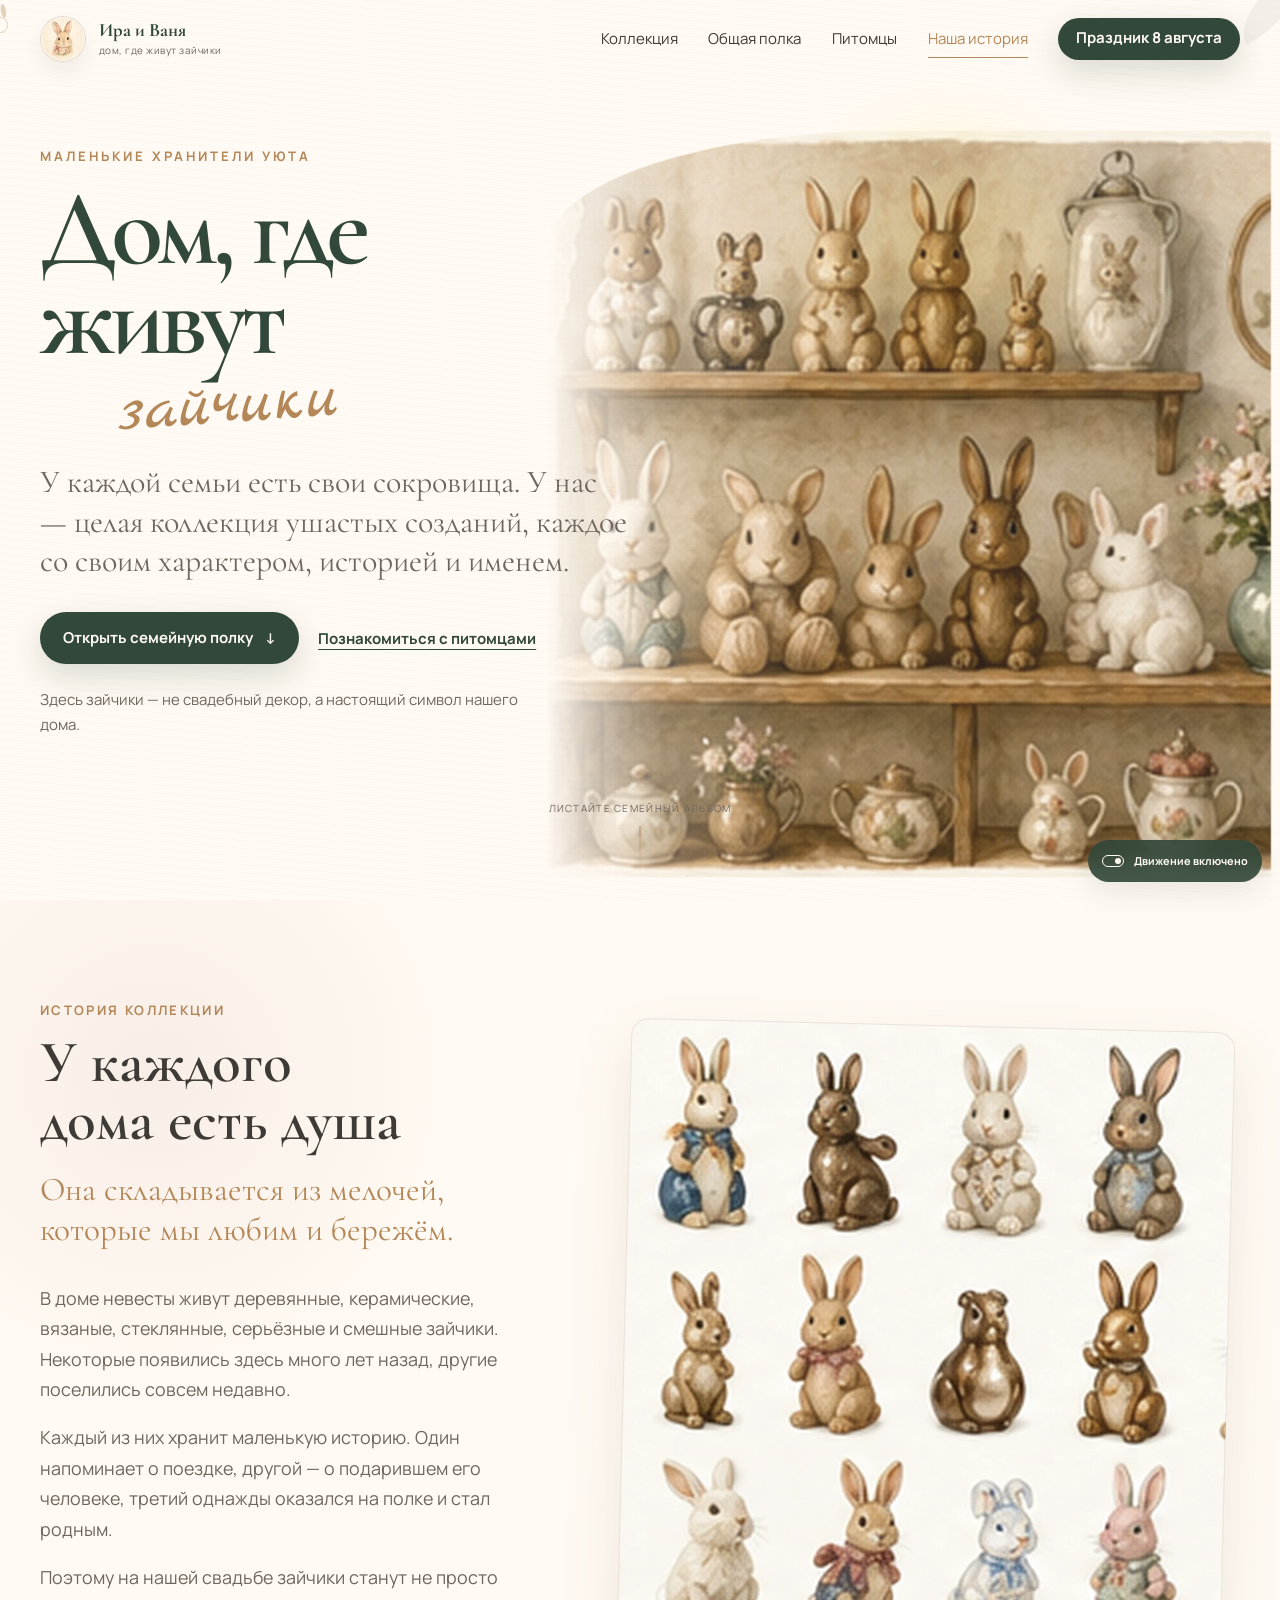
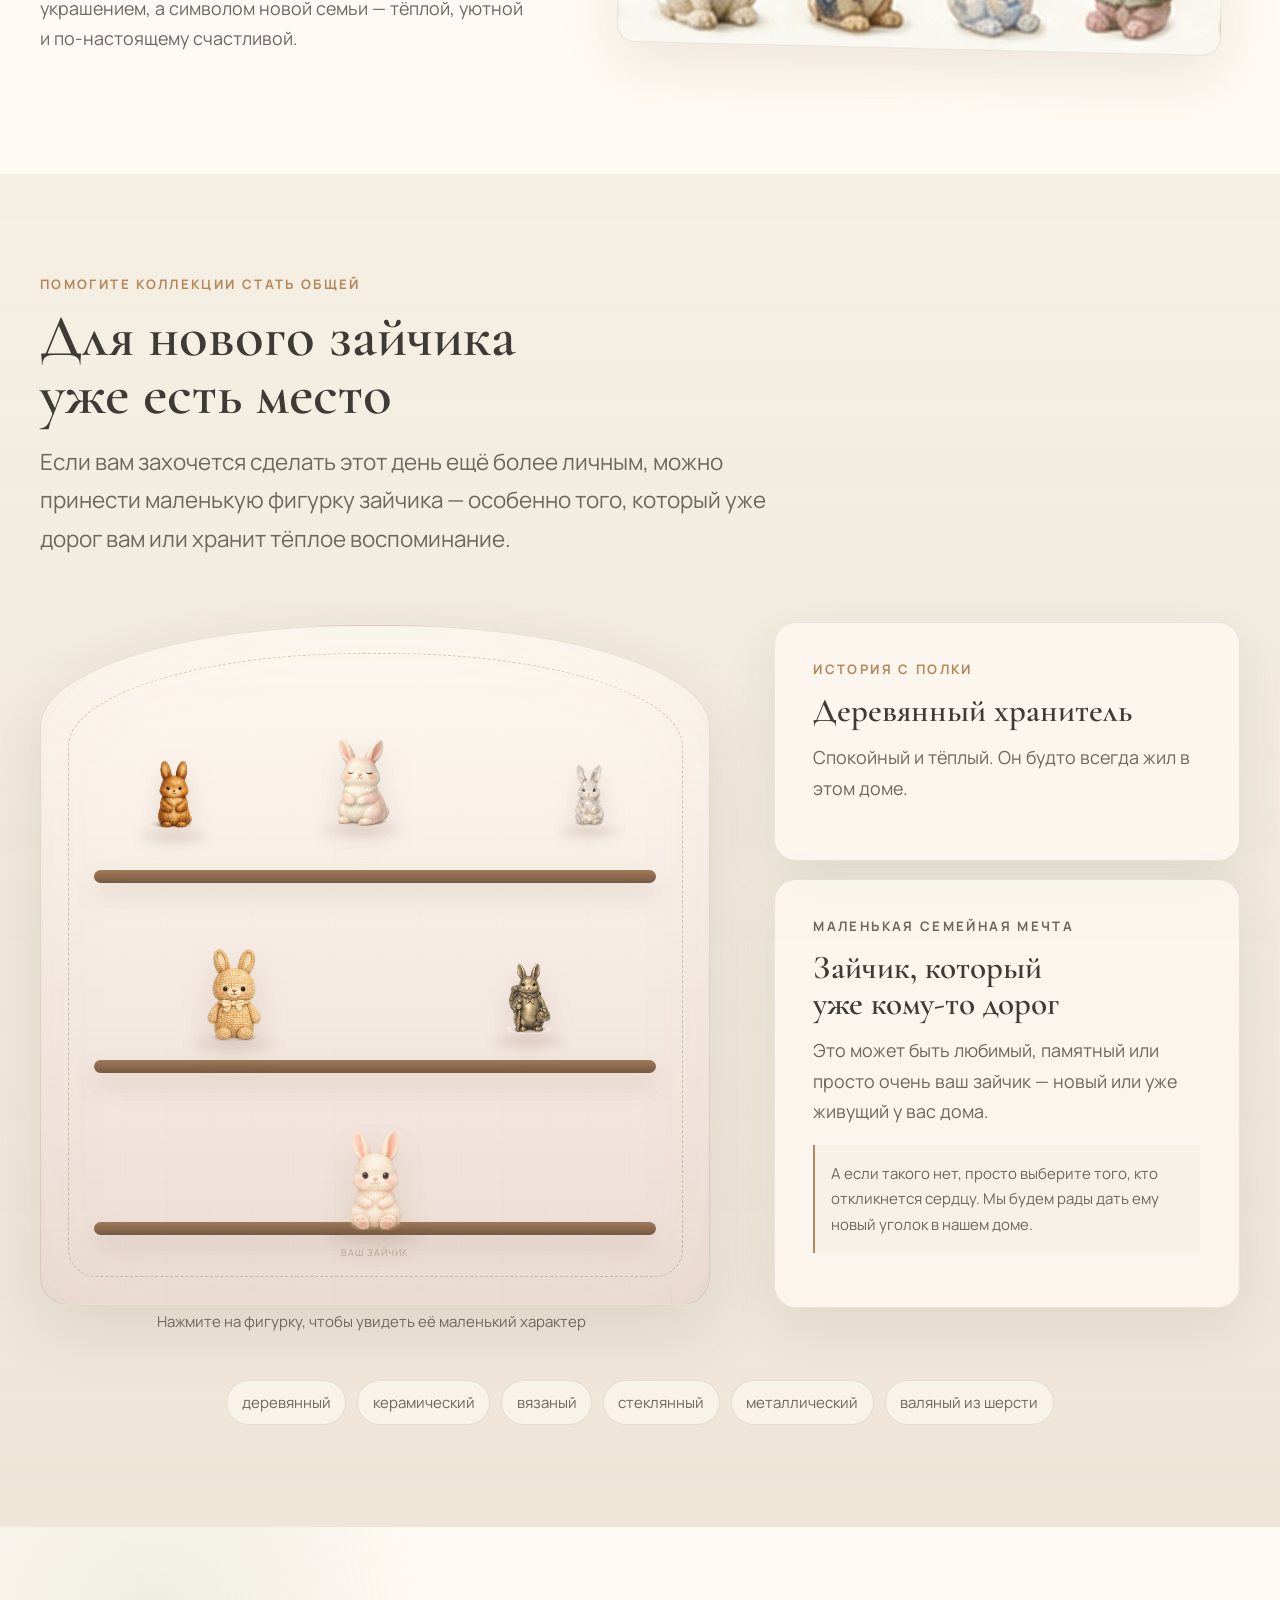
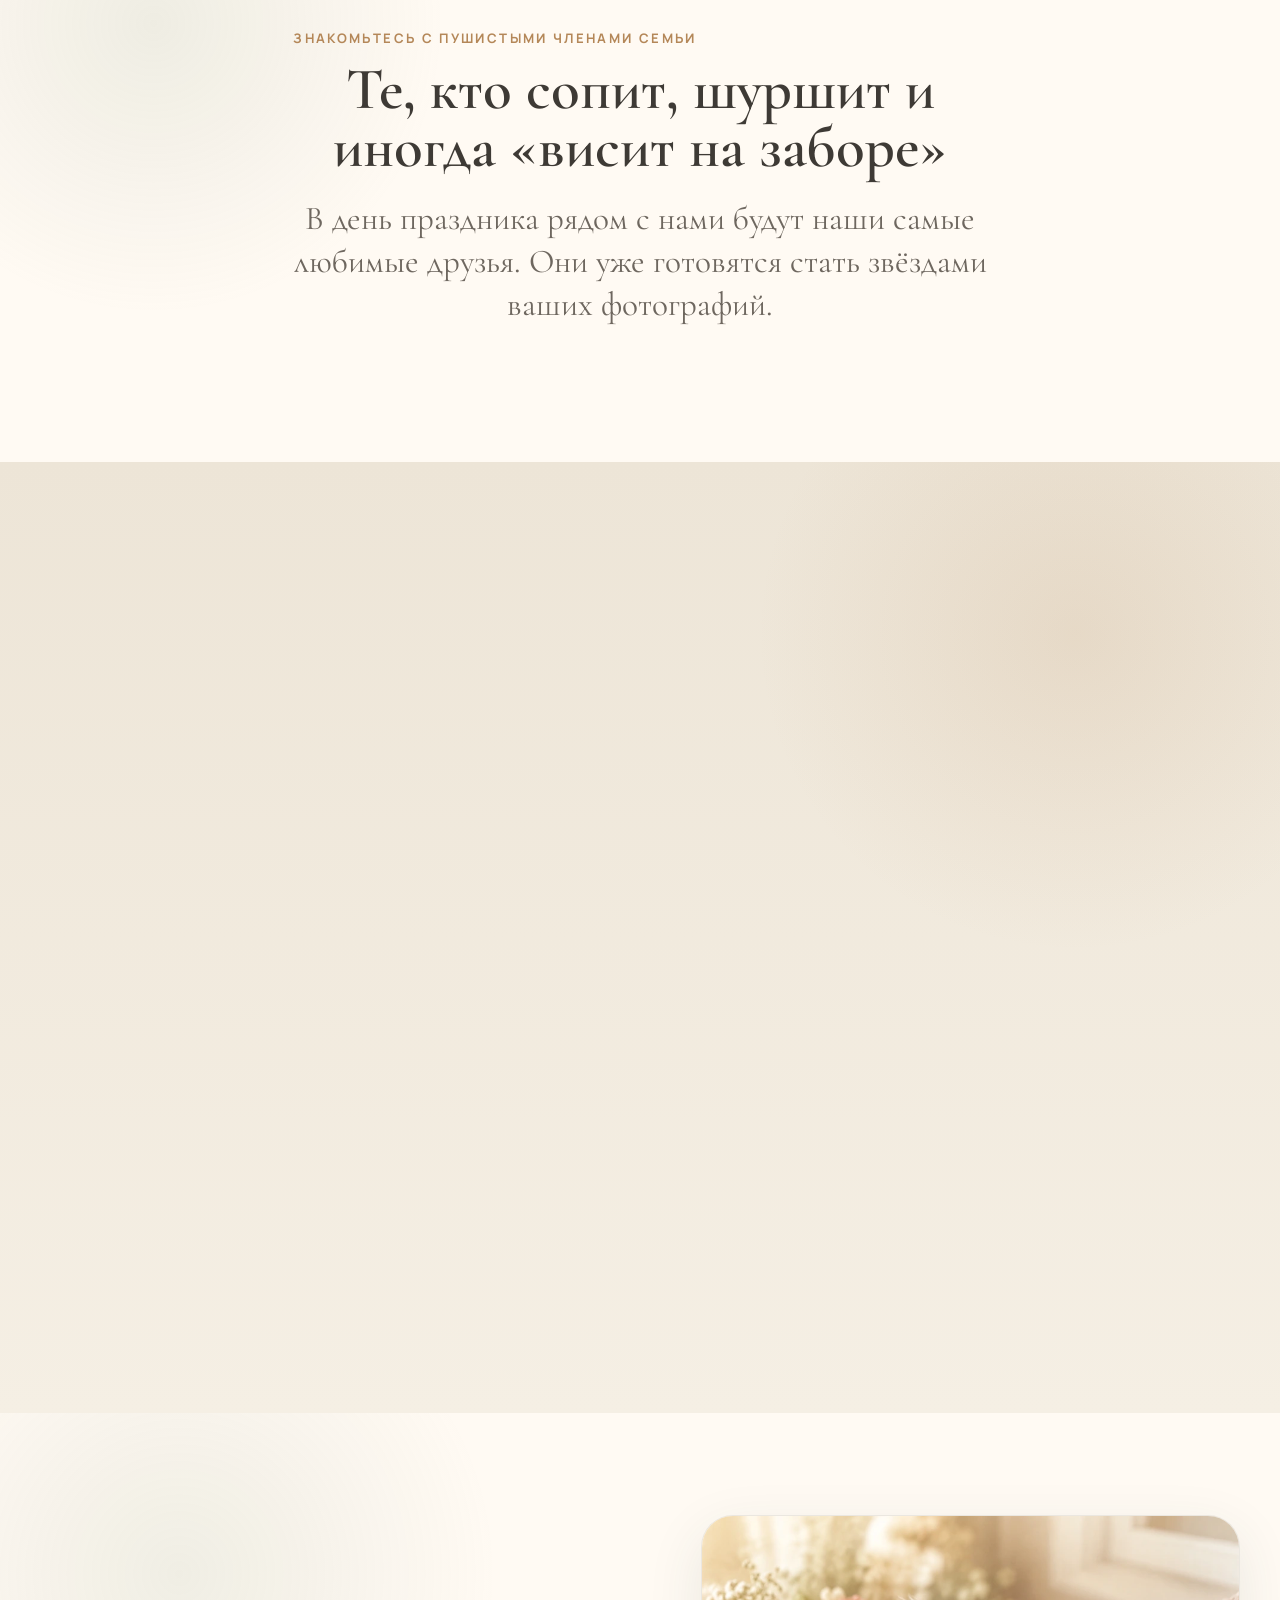
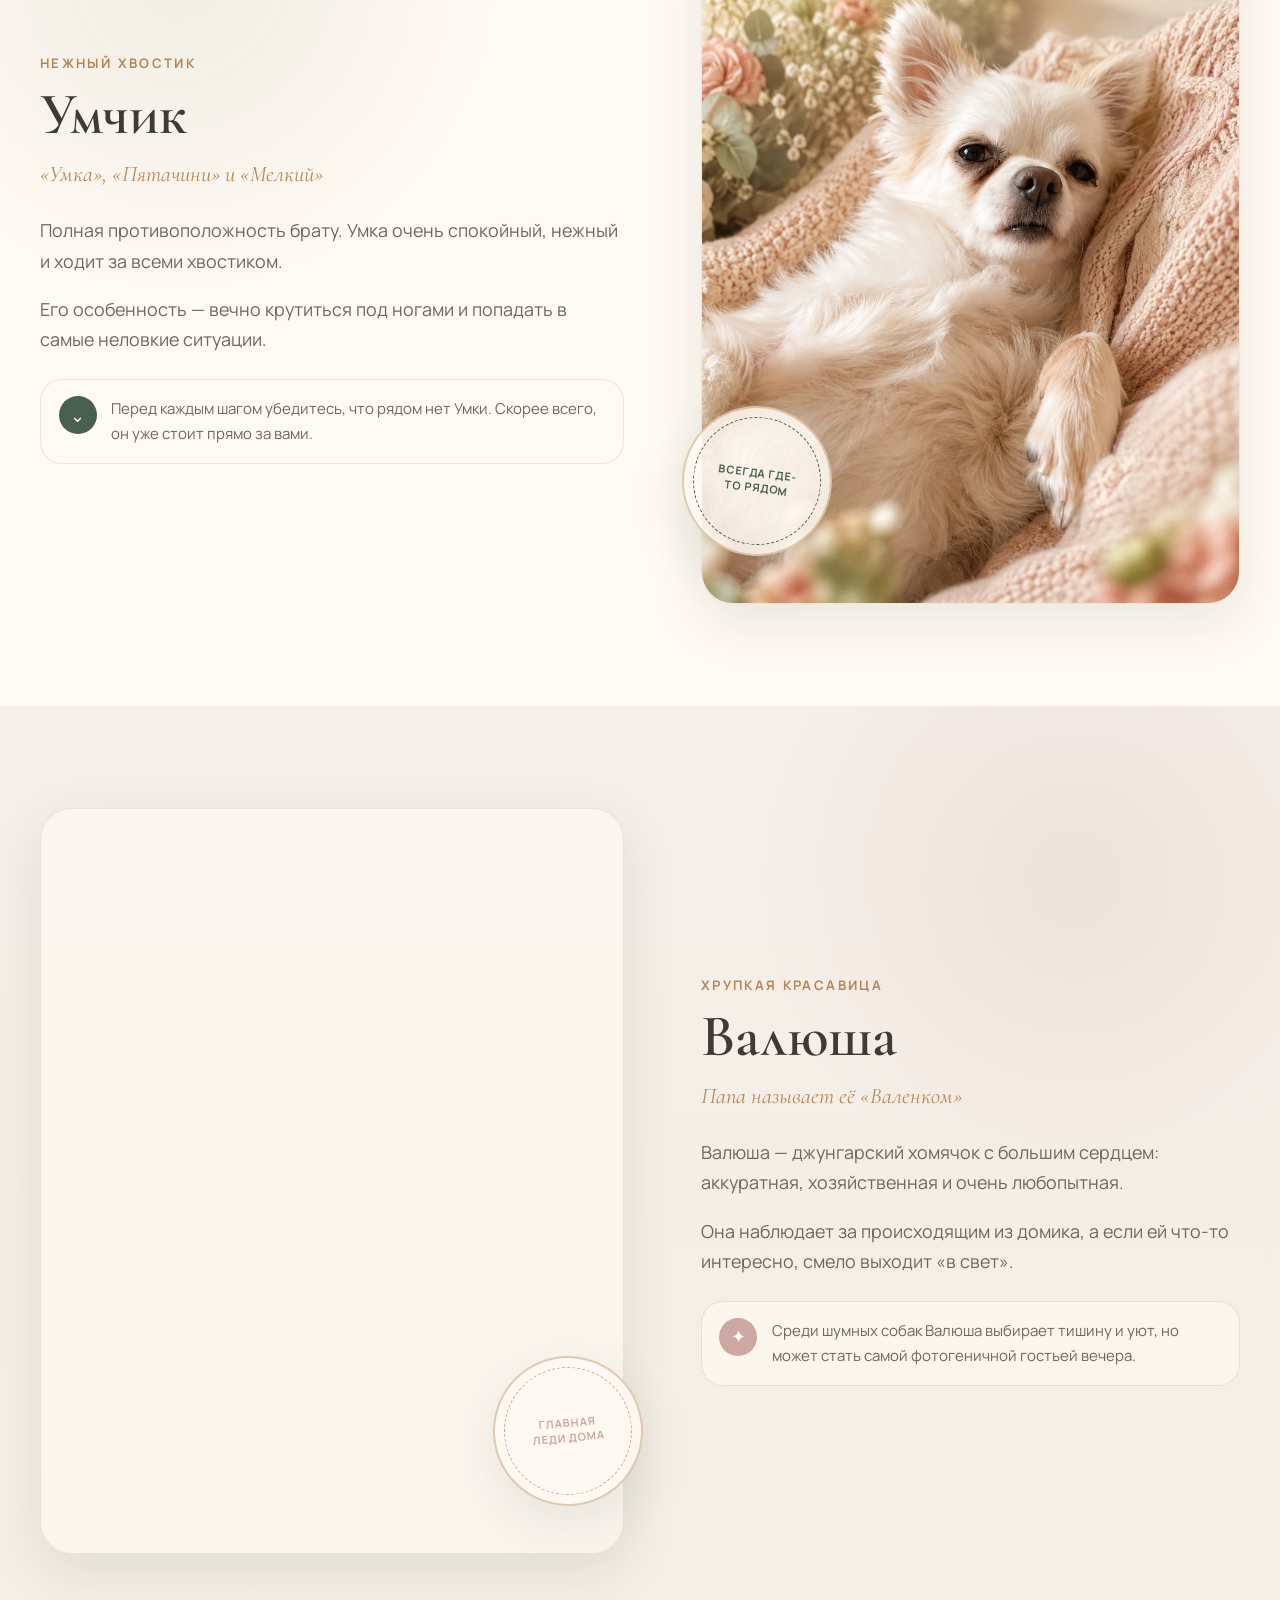
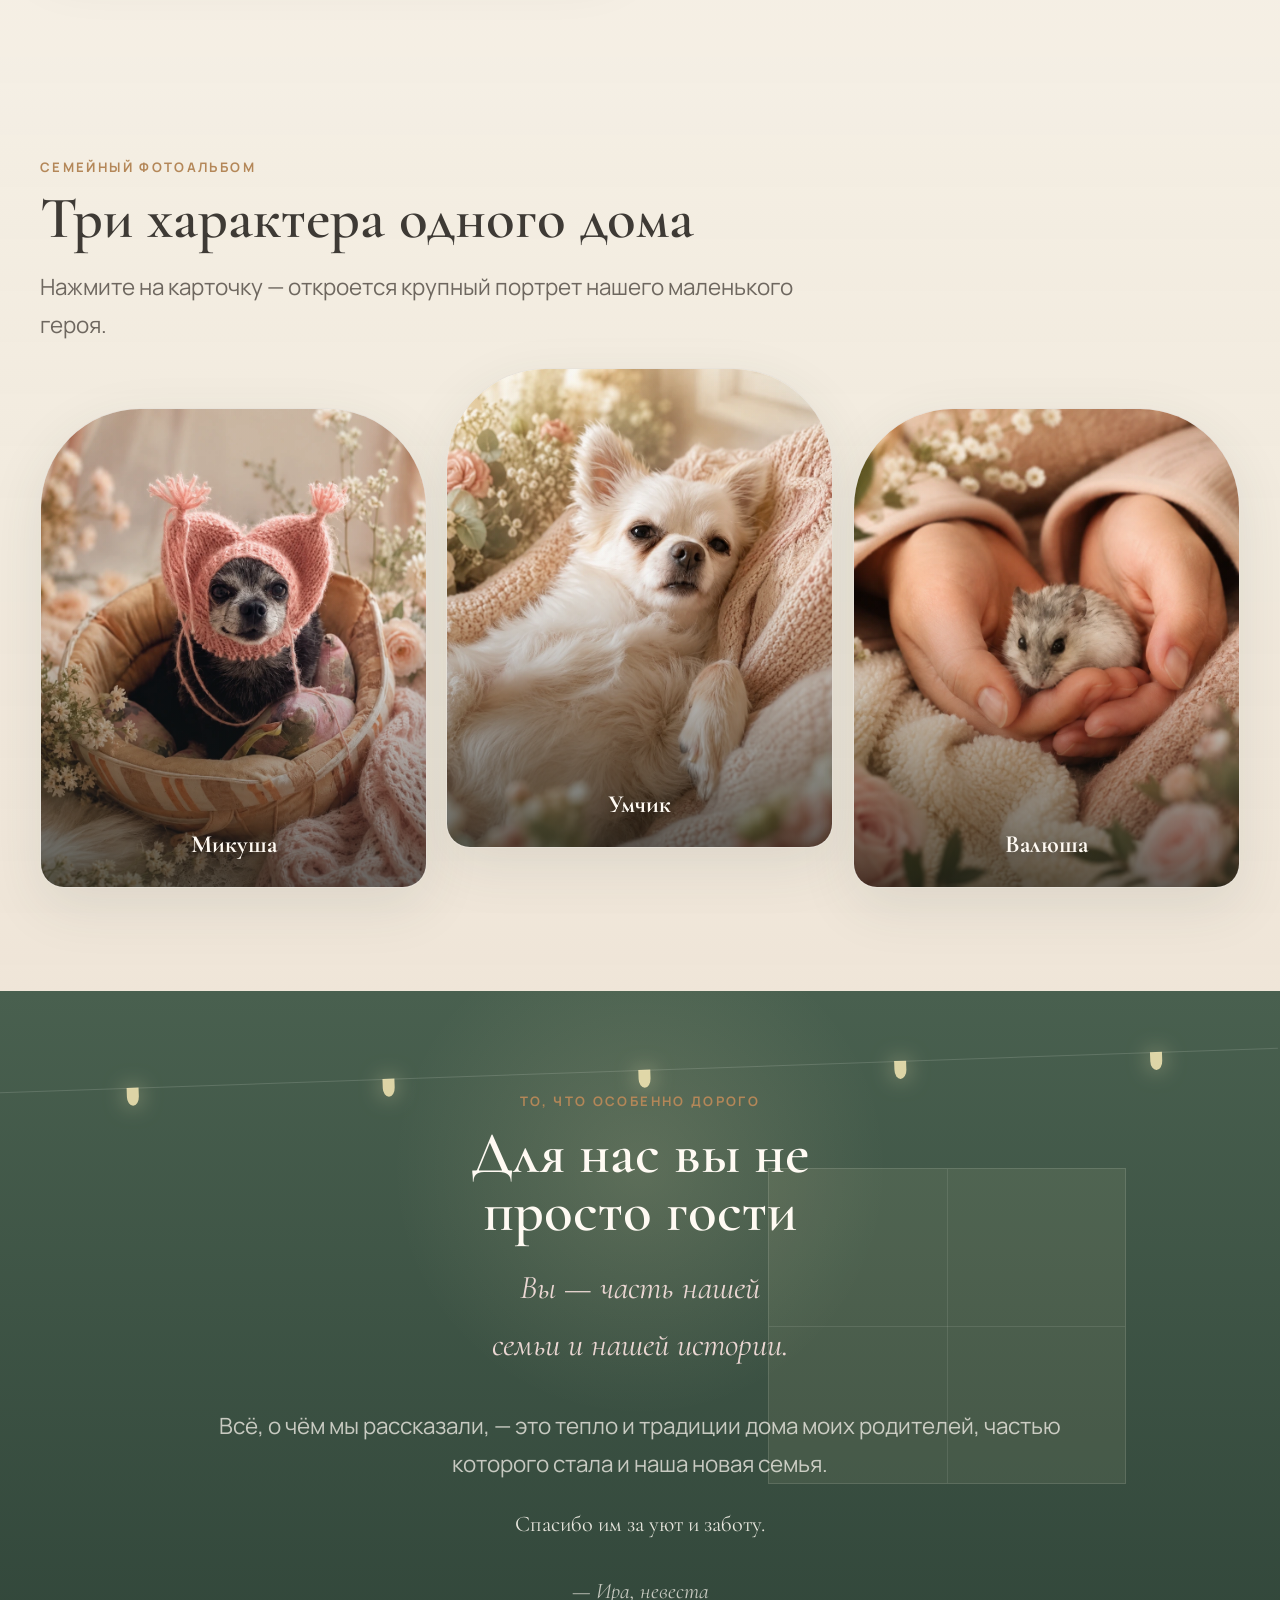
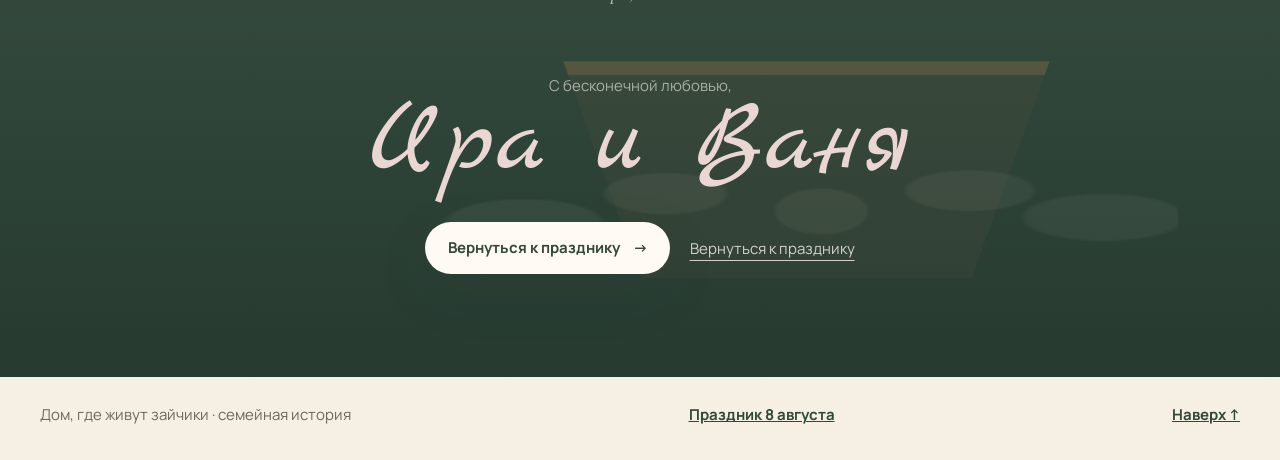
<file: family-home.html>
<!DOCTYPE html>

<html lang="ru">
<head>
<meta charset="utf-8"/>
<meta content="width=device-width, initial-scale=1" name="viewport"/>
<meta content="Дом, где живут зайчики: семейная история Иры и Вани, коллекция фигурок и любимые питомцы." name="description"/>
<meta content="#f5efe4" name="theme-color"/>
<meta content="Дом, где живут зайчики" property="og:title"/>
<meta content="Семейная коллекция, любимые питомцы и маленькие хранители уюта." property="og:description"/>
<meta content="website" property="og:type"/>
<meta content="media-main/og-cover.jpg" property="og:image"/>
<title>Дом, где живут зайчики — Ира и Ваня</title>
<link href="favicon.svg" rel="icon" type="image/svg+xml"/>
<link href="https://fonts.googleapis.com" rel="preconnect"/>
<link crossorigin="" href="https://fonts.gstatic.com" rel="preconnect"/>
<link href="https://fonts.googleapis.com/css2?family=Cormorant+Garamond:ital,wght@0,500;0,600;0,700;1,500&amp;family=Manrope:wght@400;500;600;700&amp;family=Marck+Script&amp;display=swap" rel="stylesheet"/>
<link href="css/variables.css" rel="stylesheet"/>
<link href="css/base.css" rel="stylesheet"/>
<link href="css/components.css" rel="stylesheet"/>
<link href="css/animations.css" rel="stylesheet"/>
<link href="css/immersive-motion.css" rel="stylesheet"/>
<link href="css/pages/family-home.css" rel="stylesheet"/>
<link href="css/responsive.css" rel="stylesheet"/>
<link href="css/mobile-fixes.css?v=2" rel="stylesheet"/>
<link href="css/mobile-final.css?v=3" rel="stylesheet"/>
<link href="css/mobile-v2.css?v=2" rel="stylesheet"/>
</head>
<body class="family-page">
<a class="skip-link" href="#main">Перейти к содержанию</a>
<div class="site-shell">
<header class="site-header site-header--family" data-header="">
<div class="container site-header__inner">
<a aria-label="Ира и Ваня — вернуться на главную" class="brand" href="index.html">
<span aria-hidden="true" class="brand__mark"><img alt="" src="media-rabbits/header-bunny.webp"/></span>
<span class="brand__text">
<strong>Ира и Ваня</strong>
<small>дом, где живут зайчики</small>
</span>
</a>
<button aria-controls="primary-navigation" aria-expanded="false" class="menu-button" data-menu-button="" type="button">
<span class="menu-button__label">Меню</span>
<span aria-hidden="true" class="menu-button__icon"></span>
</button>
<nav aria-label="Навигация семейной страницы" class="primary-nav" data-navigation="" id="primary-navigation">
<a href="#collection">Коллекция</a>
<a href="#shared-shelf">Общая полка</a>
<a href="#pets">Питомцы</a>
<a href="#family">Наша история</a>
<a class="button button--small button--forest" href="celebration.html">Праздник 8 августа</a>
</nav>
</div>
</header>
<main id="main">
<section aria-labelledby="family-title" class="family-hero" id="top">
<div aria-hidden="true" class="family-hero__scene">
<div class="family-hero__paper"></div>
<div class="family-hero__light"></div>
<img alt="" class="family-hero__art final-art" fetchpriority="high" height="1290" src="media-main/family-shelf.webp" width="1800"/>
<div class="family-room">
<div class="family-room__wall"></div>
<div class="family-room__window">
<span class="family-room__curtain family-room__curtain--left"></span>
<span class="family-room__curtain family-room__curtain--right"></span>
<span class="family-room__garden"></span>
</div>
<div class="family-room__table">
<span class="family-room__vase"></span>
<span class="family-room__flower family-room__flower--one"></span>
<span class="family-room__flower family-room__flower--two"></span>
<span class="family-room__flower family-room__flower--three"></span>
</div>
</div>
<div class="family-hero-shelf">
<div class="family-hero-shelf__frame"></div>
<div class="family-hero-shelf__board family-hero-shelf__board--one"></div>
<div class="family-hero-shelf__board family-hero-shelf__board--two"></div>
<div class="hero-shelf-rabbit hero-shelf-rabbit--wood hero-shelf-rabbit--1"><img alt="" src="media-rabbits/rabbit-wood.webp"/></div>
<div class="hero-shelf-rabbit hero-shelf-rabbit--ceramic hero-shelf-rabbit--2"><img alt="" src="media-rabbits/rabbit-ceramic.webp"/></div>
<div class="hero-shelf-rabbit hero-shelf-rabbit--glass hero-shelf-rabbit--3"><img alt="" src="media-rabbits/rabbit-glass.webp"/></div>
<div class="hero-shelf-rabbit hero-shelf-rabbit--knitted hero-shelf-rabbit--4"><img alt="" src="media-rabbits/rabbit-knitted.webp"/></div>
<div class="hero-shelf-rabbit hero-shelf-rabbit--metal hero-shelf-rabbit--5"><img alt="" src="media-rabbits/rabbit-metal.webp"/></div>
<span class="family-hero-shelf__label">будущая иллюстрированная семейная полка</span>
</div>
<div class="family-hero__branch family-hero__branch--left"><i></i><i></i><i></i><i></i></div>
<div class="family-hero__branch family-hero__branch--right"><i></i><i></i><i></i><i></i></div>
</div>
<div class="container family-hero__content">
<p class="family-hero__eyebrow reveal">Маленькие хранители уюта</p>
<h1 class="family-hero__title reveal" id="family-title">Дом, где живут <em>зайчики</em></h1>
<p class="family-hero__lead reveal">
            У каждой семьи есть свои сокровища. У нас — целая коллекция
            ушастых созданий, каждое со своим характером, историей и именем.
          </p>
<div class="family-hero__actions reveal">
<a class="button button--forest" href="#collection">Открыть семейную полку <span aria-hidden="true">↓</span></a>
<a class="text-link" href="#pets">Познакомиться с питомцами</a>
</div>
<p class="family-hero__note reveal">Здесь зайчики — не свадебный декор, а настоящий символ нашего дома.</p>
</div>
<a aria-label="Перейти к семейной коллекции" class="family-scroll" href="#collection">
<span>Листайте семейный альбом</span><i aria-hidden="true"></i>
</a>
</section>
<section aria-labelledby="collection-title" class="collection-story section" id="collection">
<div class="container collection-story__layout">
<div class="collection-story__copy">
<p class="eyebrow reveal">История коллекции</p>
<h2 class="reveal" id="collection-title">У каждого дома есть душа</h2>
<p class="collection-story__lead reveal">Она складывается из мелочей, которые мы любим и бережём.</p>
<p class="reveal">
              В доме невесты живут деревянные, керамические, вязаные,
              стеклянные, серьёзные и смешные зайчики. Некоторые появились
              здесь много лет назад, другие поселились совсем недавно.
            </p>
<p class="reveal">
              Каждый из них хранит маленькую историю. Один напоминает о поездке,
              другой — о подарившем его человеке, третий однажды оказался на полке и стал родным.
            </p>
<p class="reveal">
              Поэтому на нашей свадьбе зайчики станут не просто украшением,
              а символом новой семьи — тёплой, уютной и по-настоящему счастливой.
            </p>
</div>
<div aria-label="Декоративная страница семейного альбома" class="collection-album reveal">
<div class="collection-album__paper">
<div class="album-photo album-photo--one">
<div class="album-photo__rabbit"><img alt="" src="media-rabbits/rabbit-wood.webp"/></div><span>деревянный хранитель</span>
</div>
<div class="album-photo album-photo--two">
<div class="album-photo__rabbit"><img alt="" src="media-rabbits/rabbit-glass.webp"/></div><span>стеклянный мечтатель</span>
</div>
<div class="album-photo album-photo--three">
<div class="album-photo__rabbit"><img alt="" src="media-rabbits/rabbit-knitted.webp"/></div><span>вязаный домосед</span>
</div>
<div class="collection-album__caption">
<span>семейная коллекция</span><strong>Каждый — со своей историей</strong>
</div>
</div>
</div>
</div>
</section>
<section aria-labelledby="shelf-title" class="interactive-shelf section" id="shared-shelf">
<div class="container">
<header class="section-heading reveal">
<p class="eyebrow">Помогите коллекции стать общей</p>
<h2 id="shelf-title">Для нового зайчика уже есть место</h2>
<p>Если вам захочется сделать этот день ещё более личным, можно принести маленькую фигурку зайчика — особенно того, который уже дорог вам или хранит тёплое воспоминание.</p>
</header>
<div class="interactive-shelf__layout">
<div class="interactive-shelf__visual reveal" data-rabbit-shelf="">
<div class="interactive-shelf__cabinet">
<div class="interactive-shelf__inner-frame"></div>
<div class="interactive-shelf__board interactive-shelf__board--top"></div>
<div class="interactive-shelf__board interactive-shelf__board--middle"></div>
<div class="interactive-shelf__board interactive-shelf__board--bottom"></div>
<button aria-label="Открыть историю деревянного зайчика" class="shelf-item shelf-item--1" data-rabbit-item="" data-rabbit-story="Спокойный и тёплый. Он будто всегда жил в этом доме." data-rabbit-title="Деревянный хранитель" type="button"><img alt="" src="media-rabbits/rabbit-wood.webp"/></button>
<button aria-label="Открыть историю керамического зайчика" class="shelf-item shelf-item--2" data-rabbit-item="" data-rabbit-story="Немного серьёзный, но всегда стоит ближе к цветам." data-rabbit-title="Керамический мечтатель" type="button"><img alt="" src="media-rabbits/rabbit-ceramic.webp"/></button>
<button aria-label="Открыть историю стеклянного зайчика" class="shelf-item shelf-item--3" data-rabbit-item="" data-rabbit-story="Ловит солнечные блики и делает комнату светлее." data-rabbit-title="Стеклянный тихоня" type="button"><img alt="" src="media-rabbits/rabbit-glass.webp"/></button>
<button aria-label="Открыть историю вязаного зайчика" class="shelf-item shelf-item--4" data-rabbit-item="" data-rabbit-story="Самый мягкий участник коллекции и главный любитель уюта." data-rabbit-title="Вязаный домосед" type="button"><img alt="" src="media-rabbits/rabbit-knitted.webp"/></button>
<button aria-label="Открыть историю металлического зайчика" class="shelf-item shelf-item--5" data-rabbit-item="" data-rabbit-story="Кажется, он видел больше дорог, чем все остальные вместе." data-rabbit-title="Металлический путешественник" type="button"><img alt="" src="media-rabbits/rabbit-metal.webp"/></button>
<button aria-label="Место для зайчика гостя" class="shelf-item shelf-item--guest" data-guest-rabbit="" data-rabbit-item="" data-rabbit-title="Ваш будущий зайчик" data-rabbit-story="Здесь однажды поселится фигурка, которую кто-то принесёт с тёплым чувством. Мы уже заранее любим этого ушастого гостя." type="button"><img alt="" src="media-rabbits/rabbit-guest.webp"/><span>ваш зайчик</span></button>
</div>
<p class="interactive-shelf__visual-note">Нажмите на фигурку, чтобы увидеть её маленький характер</p>
</div>
<div class="interactive-shelf__panel">
<div class="rabbit-story-card reveal">
<p class="eyebrow">История с полки</p>
<h3 data-rabbit-story-title="">Деревянный хранитель</h3>
<p data-rabbit-story-text="">Спокойный и тёплый. Он будто всегда жил в этом доме.</p>
</div>
<div class="bring-rabbit-card reveal">
<p class="eyebrow">Маленькая семейная мечта</p>
<h3>Зайчик, который уже кому-то дорог</h3>
<p>Это может быть любимый, памятный или просто очень ваш зайчик — новый или уже живущий у вас дома.</p>
<p class="bring-rabbit-card__gentle">А если такого нет, просто выберите того, кто откликнется сердцу. Мы будем рады дать ему новый уголок в нашем доме.</p>
</div>
</div>
</div>
<div aria-label="Каким может быть зайчик" class="rabbit-materials reveal">
<span>деревянный</span><span>керамический</span><span>вязаный</span>
<span>стеклянный</span><span>металлический</span><span>валяный из шерсти</span>
</div>
</div>
</section>
<section aria-labelledby="pets-title" class="pets-intro section" id="pets">
<div class="container pets-intro__inner">
<p class="eyebrow reveal">Знакомьтесь с пушистыми членами семьи</p>
<h2 class="reveal" id="pets-title">Те, кто сопит, шуршит и иногда «висит на заборе»</h2>
<p class="pets-intro__lead reveal">В день праздника рядом с нами будут наши самые любимые друзья. Они уже готовятся стать звёздами ваших фотографий.</p>
</div>
</section>
<section aria-labelledby="mikusha-title" class="pet-profile pet-profile--mikusha section">
<div class="container pet-profile__layout">
<div class="pet-profile__portrait reveal">
<figure class="pet-photo-real pet-photo-real--mikusha">
<img alt="Микуша в розовой вязаной шапочке сидит в мягкой корзинке" decoding="async" height="1150" loading="lazy" sizes="(max-width: 1024px) 100vw, 36vw" src="media-pets/mikusha.webp" width="900"/>
</figure>
<div class="pet-profile__stamp"><span>может уехать с вами</span></div>
</div>
<div class="pet-profile__copy">
<p class="eyebrow reveal">Компанейский малыш</p>
<h2 class="reveal" id="mikusha-title">Микуша</h2>
<p class="pet-profile__nickname reveal">В семейном кругу — «Арбуз»</p><p class="reveal">Микуша — настоящий компанейский малыш: любопытный, живой и всегда готов первым познакомиться с гостями.</p>


<div class="pet-profile__warning reveal">
<span aria-hidden="true">!</span>
<p>Он любит быть рядом, внимательно наблюдать за происходящим и моментально становится частью любого разговора.</p>
</div>
</div>
</div>
</section>
<section aria-labelledby="umka-title" class="pet-profile pet-profile--umka section">
<div class="container pet-profile__layout pet-profile__layout--reverse">
<div class="pet-profile__portrait reveal">
<figure class="pet-photo-real pet-photo-real--umka">
<img alt="Умчик лежит на мягком пледе" decoding="async" height="1150" loading="lazy" sizes="(max-width: 1024px) 100vw, 36vw" src="media-pets/umchik.webp" width="900"/>
</figure>
<div class="pet-profile__stamp pet-profile__stamp--umka"><span>всегда где-то рядом</span></div>
</div>
<div class="pet-profile__copy">
<p class="eyebrow reveal">Нежный хвостик</p>
<h2 class="reveal" id="umka-title">Умчик</h2>
<p class="pet-profile__nickname reveal">«Умка», «Пятачини» и «Мелкий»</p>
<p class="reveal">Полная противоположность брату. Умка очень спокойный, нежный и ходит за всеми хвостиком.</p>
<p class="reveal">Его особенность — вечно крутиться под ногами и попадать в самые неловкие ситуации.</p>
<div class="pet-profile__warning reveal">
<span aria-hidden="true">⌄</span>
<p>Перед каждым шагом убедитесь, что рядом нет Умки. Скорее всего, он уже стоит прямо за вами.</p>
</div>
</div>
</div>
</section>
<section aria-labelledby="valusha-title" class="pet-profile pet-profile--valusha section">
<div class="container pet-profile__layout">
<div class="pet-profile__portrait reveal">
<figure class="pet-photo-real pet-photo-real--valusha">
<img alt="Валюша удобно устроилась на ладонях" decoding="async" height="1150" loading="lazy" sizes="(max-width: 1024px) 100vw, 36vw" src="media-pets/valusha.webp" width="900"/>
</figure>
<div class="pet-profile__stamp pet-profile__stamp--valusha"><span>главная леди дома</span></div>
</div>
<div class="pet-profile__copy">
<p class="eyebrow reveal">Хрупкая красавица</p>
<h2 class="reveal" id="valusha-title">Валюша</h2>
<p class="pet-profile__nickname reveal">Папа называет её «Валенком»</p>
<p class="reveal">Валюша — джунгарский хомячок с большим сердцем: аккуратная, хозяйственная и очень любопытная.</p>
<p class="reveal">Она наблюдает за происходящим из домика, а если ей что-то интересно, смело выходит «в свет».</p>
<div class="pet-profile__warning reveal">
<span aria-hidden="true">✦</span>
<p>Среди шумных собак Валюша выбирает тишину и уют, но может стать самой фотогеничной гостьей вечера.</p>
</div>
</div>
</div>
</section>
<section aria-labelledby="gallery-title" class="pet-gallery section">
<div class="container">
<header class="section-heading reveal">
<p class="eyebrow">Семейный фотоальбом</p>
<h2 id="gallery-title">Три характера одного дома</h2>
<p>Нажмите на карточку — откроется крупный портрет нашего маленького героя.</p>
</header>
<div class="pet-gallery__grid" data-pet-gallery="">
<button class="pet-gallery__item pet-gallery__item--mikusha reveal" data-gallery-caption="Компанейский малыш, который первым познакомится с вами и точно поддержит любой разговор." data-gallery-image="media-pets/mikusha-gallery.webp" data-gallery-item="" data-gallery-key="mikusha" data-gallery-name="Микуша" type="button">
<span class="pet-gallery__image"><img alt="" decoding="async" height="1150" loading="lazy" src="media-pets/mikusha-gallery.webp" width="900"/></span><strong>Микуша</strong>
</button>
<button class="pet-gallery__item pet-gallery__item--umka reveal" data-gallery-caption="Нежный хвостик семьи: тихий, ласковый и удивительно внимательный." data-gallery-image="media-pets/umchik.webp" data-gallery-item="" data-gallery-key="umka" data-gallery-name="Умчик" type="button">
<span class="pet-gallery__image"><img alt="" decoding="async" height="1150" loading="lazy" src="media-pets/umchik.webp" width="900"/></span><strong>Умчик</strong>
</button>
<button class="pet-gallery__item pet-gallery__item--valusha reveal" data-gallery-caption="Тихая хозяйственная леди, которая любит уют, ладони и спокойное внимание." data-gallery-image="media-pets/valusha.webp" data-gallery-item="" data-gallery-key="valusha" data-gallery-name="Валюша" type="button">
<span class="pet-gallery__image"><img alt="" decoding="async" height="1150" loading="lazy" src="media-pets/valusha.webp" width="900"/></span><strong>Валюша</strong>
</button>
</div>
</div>
</section>
<dialog class="pet-dialog" data-pet-dialog="">
<button aria-label="Закрыть" class="pet-dialog__close" data-pet-dialog-close="" type="button">×</button>
<div class="pet-dialog__visual" data-pet-dialog-visual=""></div>
<div class="pet-dialog__copy">
<p class="eyebrow">Наш пушистый домочадец</p>
<h2 data-pet-dialog-name="">Микуша</h2>
<p data-pet-dialog-caption=""></p>
</div>
</dialog>
<section aria-labelledby="family-gratitude-title" class="family-gratitude section" id="family">
<div aria-hidden="true" class="family-gratitude__scene">
<div class="family-gratitude__window"></div>
<div class="family-gratitude__table"></div>
<div class="family-gratitude__chairs"></div>
<div class="family-gratitude__lights"><i></i><i></i><i></i><i></i><i></i></div>
</div>
<div class="container family-gratitude__inner">
<p class="eyebrow reveal">То, что особенно дорого</p>
<h2 class="reveal" id="family-gratitude-title">Для нас вы не просто гости</h2>
<p class="family-gratitude__statement reveal">Вы — часть нашей семьи и нашей истории.</p>
<p class="reveal">
            Всё, о чём мы рассказали, — это тепло и традиции дома моих родителей, частью которого стала и наша новая семья.
          </p>
<p class="family-gratitude__thanks reveal">Спасибо им за уют и заботу.</p><p class="family-gratitude__author reveal">— Ира, невеста</p>
<div class="family-gratitude__signature reveal">
<span>С бесконечной любовью,</span><strong>Ира и Ваня</strong>
</div>
<div class="family-gratitude__actions reveal">
<a class="button button--paper" href="celebration.html">Вернуться к празднику <span aria-hidden="true">→</span></a>
<a class="family-gratitude__link" href="celebration.html">Вернуться к празднику</a>
</div>
</div>
</section>
</main>
<footer class="site-footer site-footer--family">
<div class="container site-footer__inner">
<p>Дом, где живут зайчики · семейная история</p>
<a href="celebration.html">Праздник 8 августа</a>
<a href="#top">Наверх ↑</a>
</div>
</footer>
<nav aria-label="Быстрая мобильная навигация" class="mobile-dock">
<a href="index.html"><span aria-hidden="true">⌂</span><small>Главная</small></a>
<a href="#shared-shelf"><span aria-hidden="true">♢</span><small>Полка</small></a>
<a href="#pets"><span aria-hidden="true">♡</span><small>Питомцы</small></a>
<a href="celebration.html"><span aria-hidden="true">✦</span><small>Праздник</small></a>
</nav>
</div>
<script defer="" src="js/navigation.js"></script>
<script defer="" src="js/animations.js"></script>
<script defer="" src="js/main.js"></script>
<script defer="" src="js/gallery.js"></script>
<script defer="" src="js/family-home.js"></script>
<script defer="" src="js/immersive-motion.js"></script>
</body>
</html>
</file>
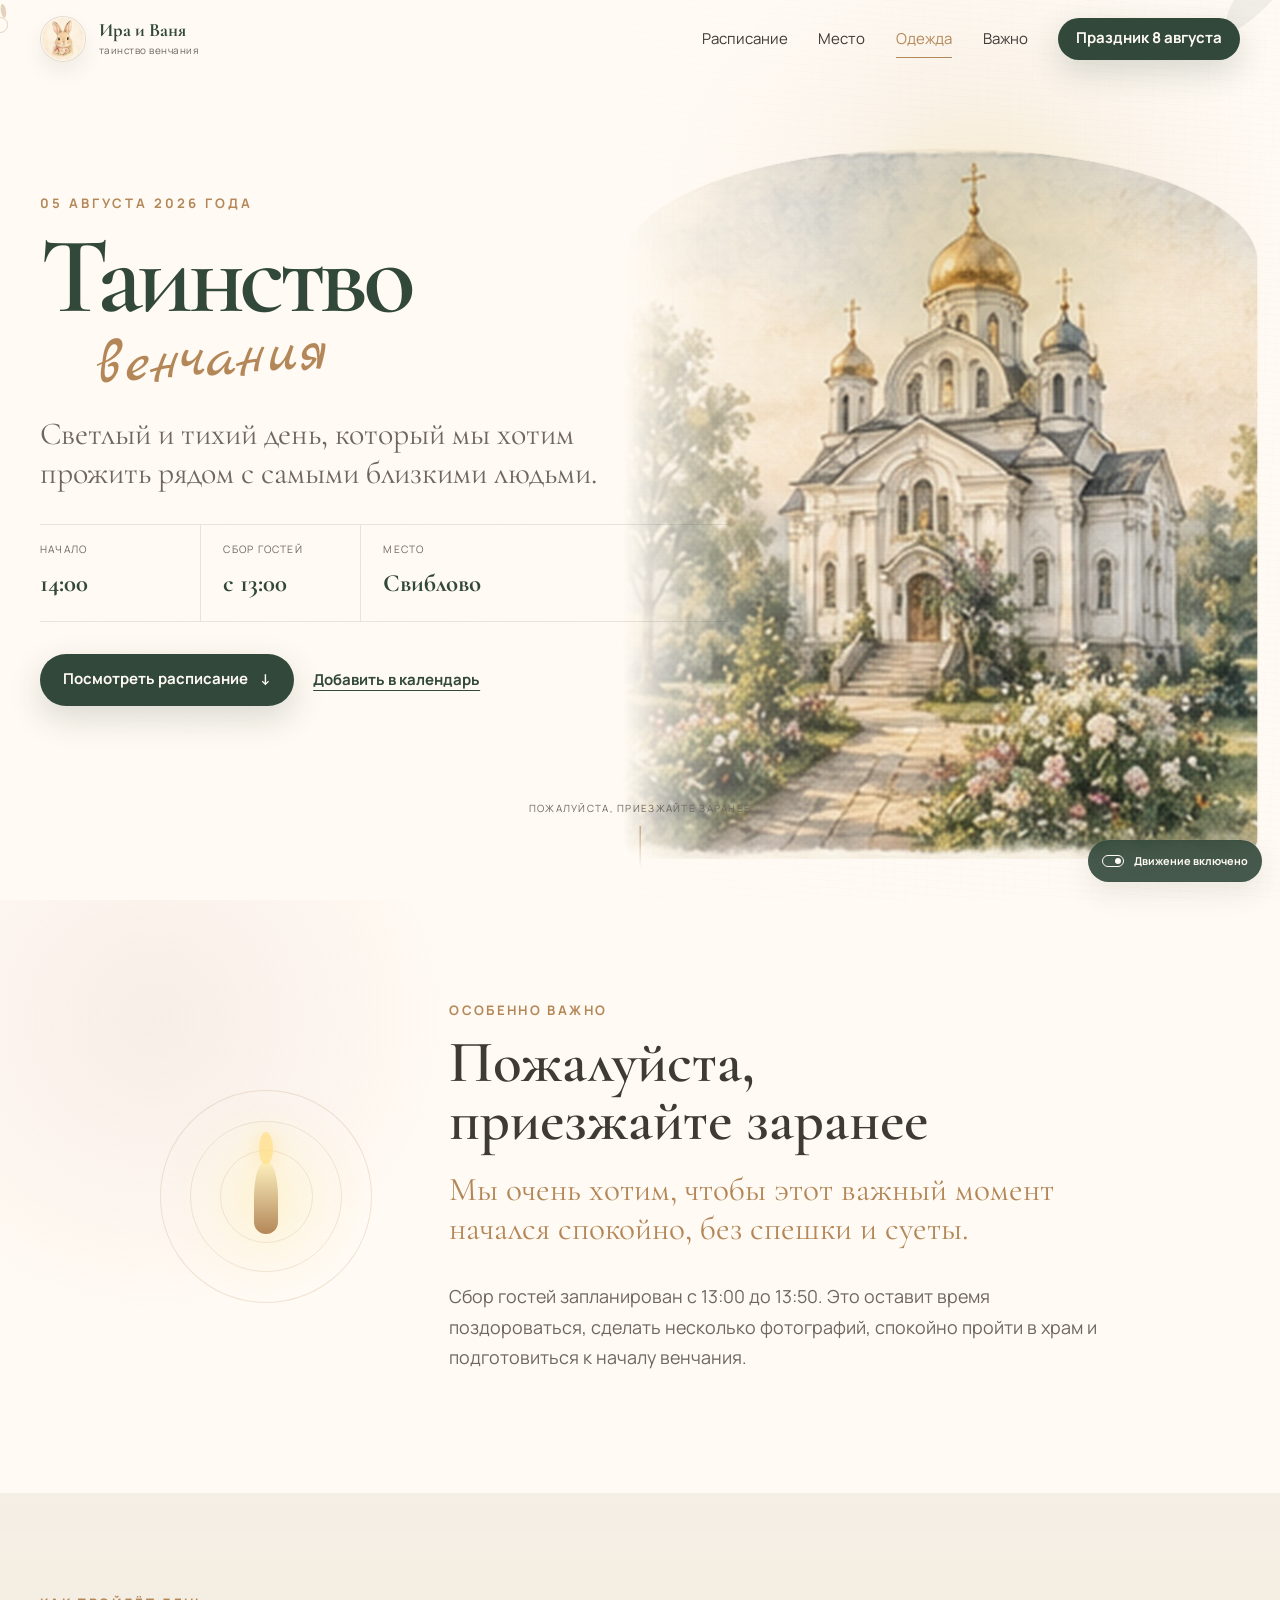
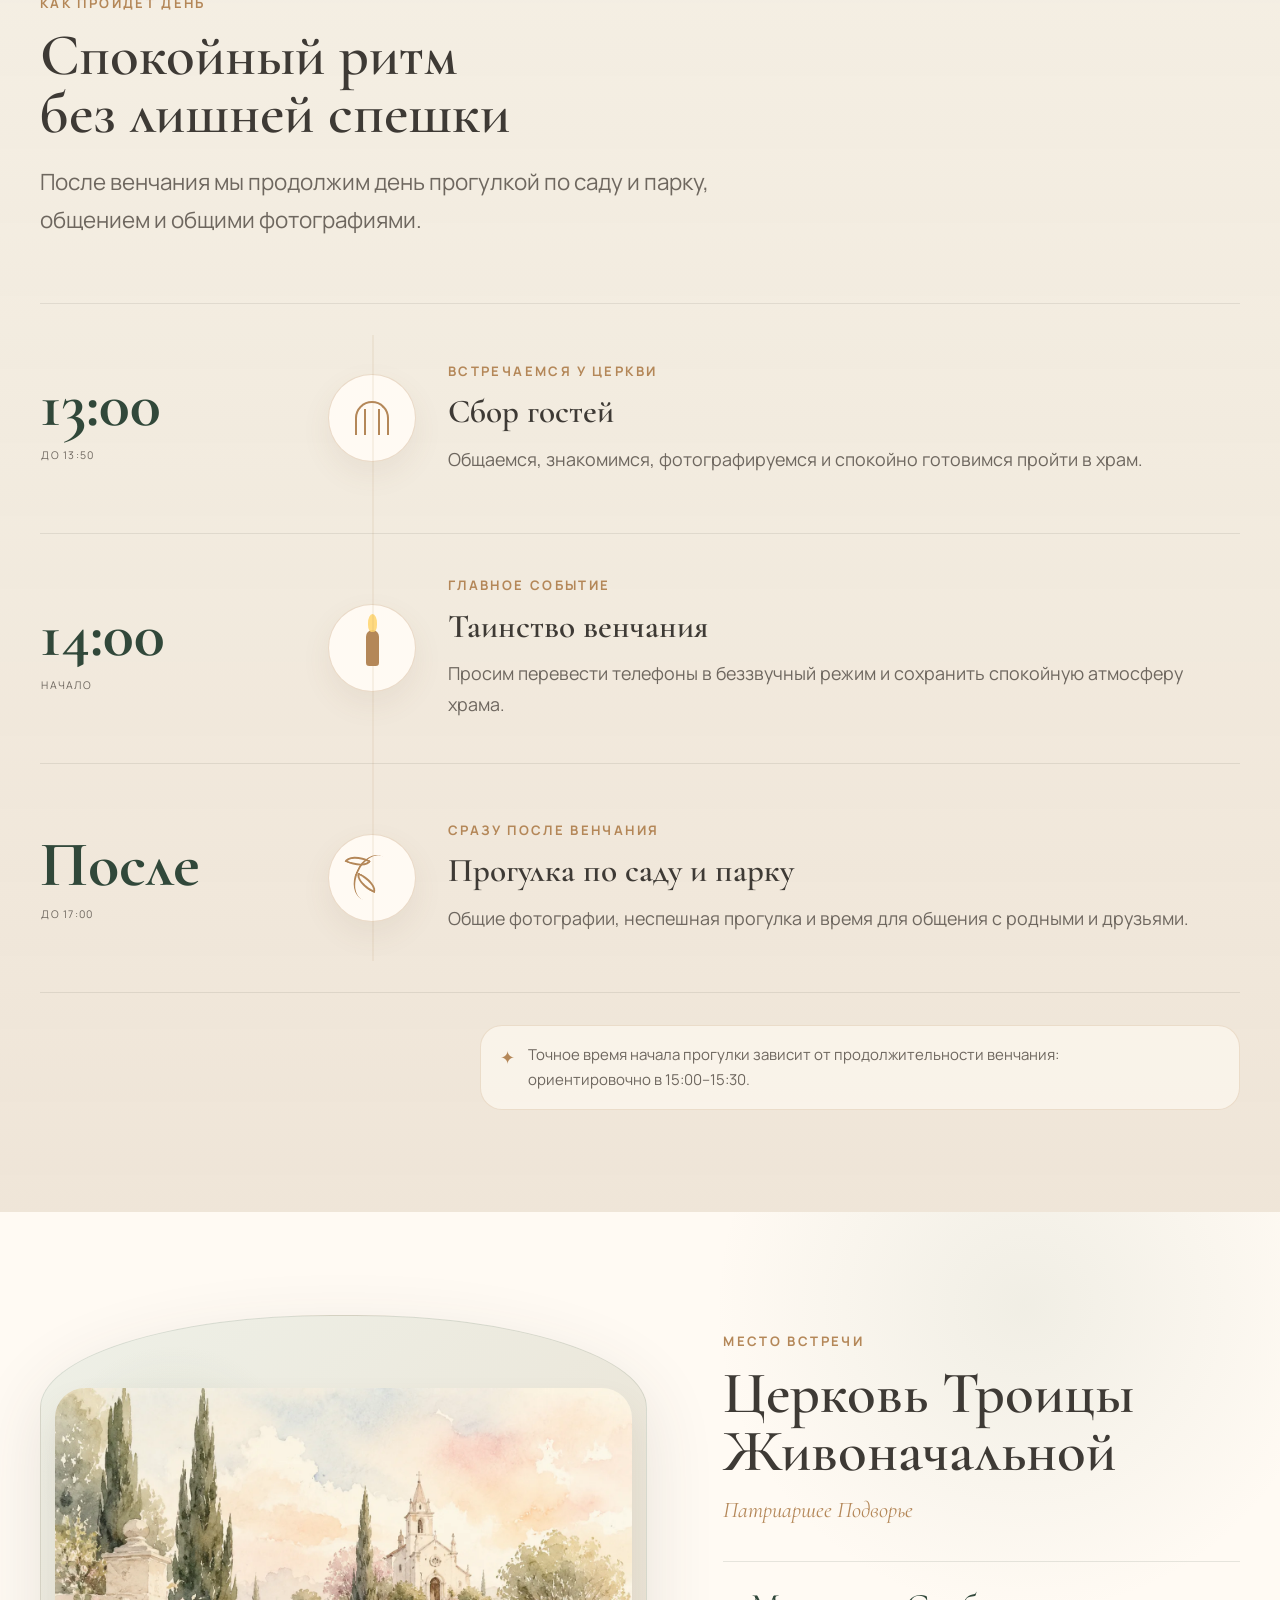
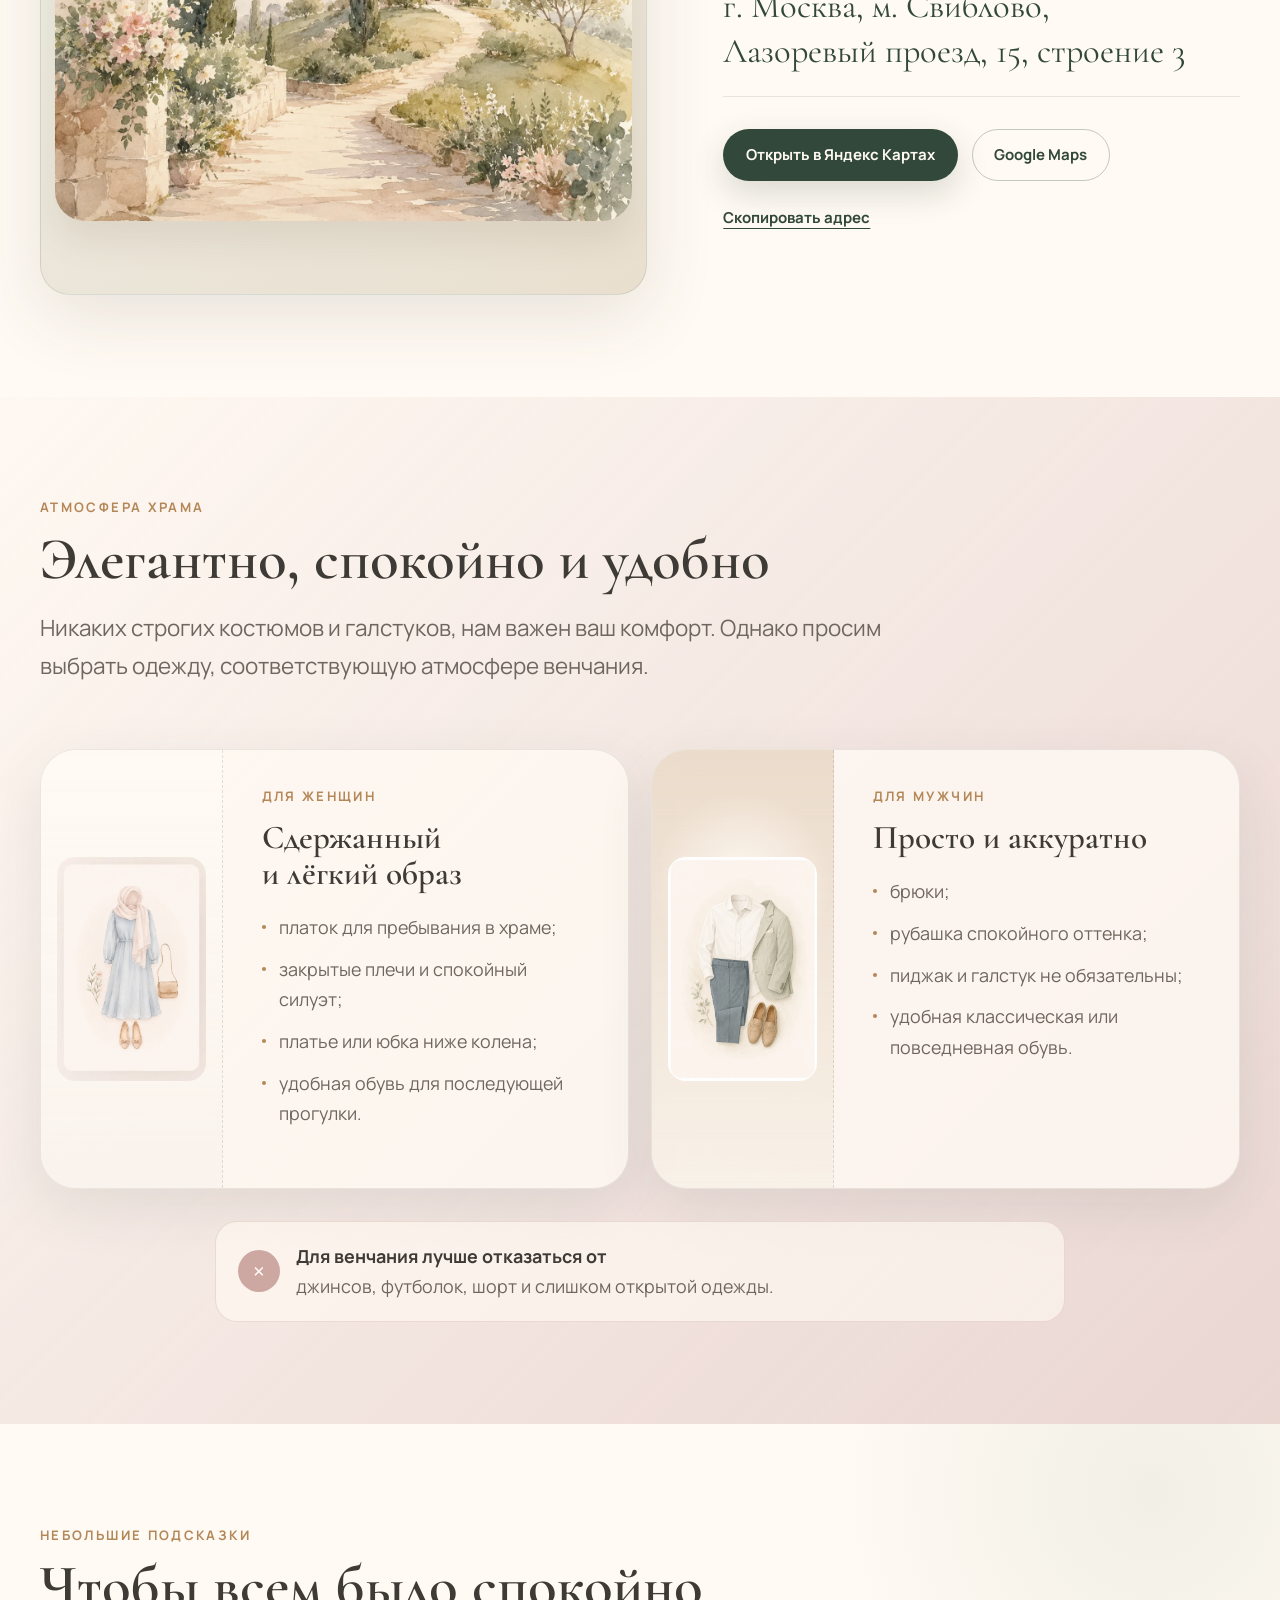
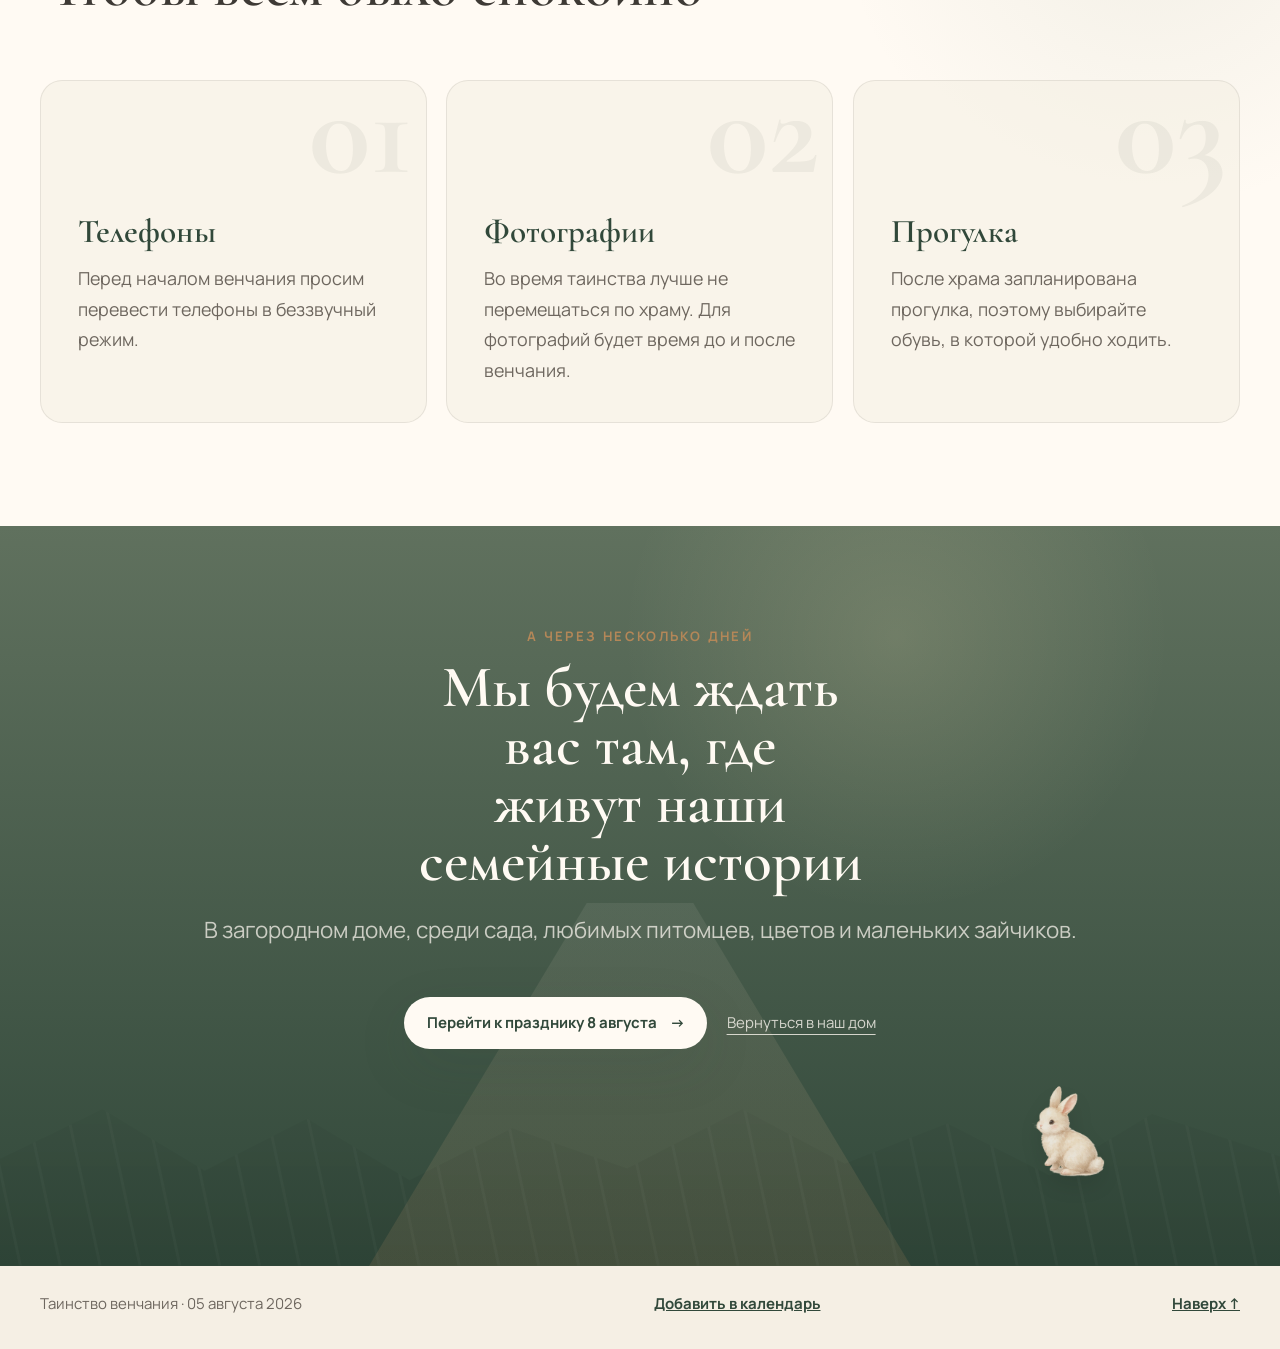
<file: wedding.html>
<!DOCTYPE html>

<html lang="ru">
<head>
<meta charset="utf-8"/>
<meta content="width=device-width, initial-scale=1" name="viewport"/>
<meta content="Таинство венчания Иры и Вани — 5 августа 2026 года, Церковь Троицы Живоначальной в Свиблове." name="description"/>
<meta content="#f7f2e8" name="theme-color"/>
<meta content="Таинство венчания Иры и Вани" property="og:title"/>
<meta content="5 августа 2026 года. Сбор гостей с 13:00, начало венчания в 14:00." property="og:description"/>
<meta content="website" property="og:type"/>
<meta content="media-main/og-cover.jpg" property="og:image"/>
<title>Таинство венчания — Ира и Ваня</title>
<link href="favicon.svg" rel="icon" type="image/svg+xml"/>
<link href="https://fonts.googleapis.com" rel="preconnect"/>
<link crossorigin="" href="https://fonts.gstatic.com" rel="preconnect"/>
<link href="https://fonts.googleapis.com/css2?family=Cormorant+Garamond:ital,wght@0,500;0,600;0,700;1,500&amp;family=Manrope:wght@400;500;600;700&amp;family=Marck+Script&amp;display=swap" rel="stylesheet"/>
<link href="css/variables.css" rel="stylesheet"/>
<link href="css/base.css" rel="stylesheet"/>
<link href="css/components.css" rel="stylesheet"/>
<link href="css/animations.css" rel="stylesheet"/>
<link href="css/immersive-motion.css" rel="stylesheet"/>
<link href="css/pages/wedding.css" rel="stylesheet"/>
<link href="css/responsive.css" rel="stylesheet"/>
<link href="css/mobile-fixes.css?v=2" rel="stylesheet"/>
<link href="css/mobile-final.css?v=3" rel="stylesheet"/>
<link href="css/mobile-v2.css?v=2" rel="stylesheet"/>
</head>
<body class="wedding-page">
<a class="skip-link" href="#main">Перейти к содержанию</a>
<div class="site-shell">
<header class="site-header site-header--wedding" data-header="">
<div class="container site-header__inner">
<a aria-label="Ира и Ваня — вернуться на главную" class="brand" href="index.html">
<span aria-hidden="true" class="brand__mark"><img alt="" src="media-rabbits/header-bunny.webp"/></span>
<span class="brand__text">
<strong>Ира и Ваня</strong>
<small>таинство венчания</small>
</span>
</a>
<button aria-controls="primary-navigation" aria-expanded="false" class="menu-button" data-menu-button="" type="button">
<span class="menu-button__label">Меню</span>
<span aria-hidden="true" class="menu-button__icon"></span>
</button>
<nav aria-label="Навигация страницы венчания" class="primary-nav" data-navigation="" id="primary-navigation">
<a href="#schedule">Расписание</a>
<a href="#place">Место</a>
<a href="#dress-code">Одежда</a>
<a href="#important">Важно</a>
<a class="button button--small button--forest" href="celebration.html">Праздник 8 августа</a>
</nav>
</div>
</header>
<main id="main">
<section aria-labelledby="wedding-title" class="wedding-hero" id="top">
<div aria-hidden="true" class="wedding-hero__scene">
<div class="wedding-hero__paper"></div>
<div class="wedding-hero__light"></div>
<div class="wedding-hero__wash"></div>
<img alt="" class="wedding-hero__art final-art" fetchpriority="high" height="1307" src="media-main/church.webp" width="1500"/>
<div class="wedding-branch wedding-branch--left">
<span></span><span></span><span></span><span></span><span></span>
</div>
<div class="wedding-branch wedding-branch--right">
<span></span><span></span><span></span><span></span><span></span>
</div>
</div>
<div class="container wedding-hero__content">
<p class="wedding-hero__eyebrow reveal">05 августа 2026 года</p>
<h1 class="wedding-hero__title reveal" id="wedding-title">
            Таинство
            <em>венчания</em>
</h1>
<p class="wedding-hero__lead reveal">
            Светлый и тихий день, который мы хотим прожить рядом
            с самыми близкими людьми.
          </p>
<div class="wedding-hero__facts reveal">
<div>
<span>Начало</span>
<strong>14:00</strong>
</div>
<div>
<span>Сбор гостей</span>
<strong>с 13:00</strong>
</div>
<div>
<span>Место</span>
<strong>Свиблово</strong>
</div>
</div>
<div class="wedding-hero__actions reveal">
<a class="button button--forest" href="#schedule">
              Посмотреть расписание
              <span aria-hidden="true">↓</span>
</a>
<a class="text-link" download="" href="calendar/venchanie-iry-i-vani.ics">
              Добавить в календарь
            </a>
</div>
</div>
<a aria-label="Перейти к важному напоминанию" class="wedding-scroll" href="#important">
<span>Пожалуйста, приезжайте заранее</span>
<i aria-hidden="true"></i>
</a>
</section>
<section aria-labelledby="important-title" class="wedding-important section" id="important">
<div class="container wedding-important__inner">
<div aria-hidden="true" class="wedding-important__symbol reveal">
<span></span>
</div>
<div class="wedding-important__copy">
<p class="eyebrow reveal">Особенно важно</p>
<h2 class="reveal" id="important-title">
              Пожалуйста, приезжайте заранее
            </h2>
<p class="wedding-important__lead reveal">
              Мы очень хотим, чтобы этот важный момент начался спокойно,
              без спешки и суеты.
            </p>
<p class="reveal">
              Сбор гостей запланирован с 13:00 до 13:50.
              Это оставит время поздороваться, сделать несколько фотографий,
              спокойно пройти в храм и подготовиться к началу венчания.
            </p>
</div>
</div>
</section>
<section aria-labelledby="schedule-title" class="wedding-schedule section" id="schedule">
<div class="container">
<header class="section-heading reveal">
<p class="eyebrow">Как пройдёт день</p>
<h2 id="schedule-title">Спокойный ритм без лишней спешки</h2>
<p>
              После венчания мы продолжим день прогулкой по саду и парку,
              общением и общими фотографиями.
            </p>
</header>
<ol class="wedding-timeline">
<li class="wedding-timeline__item reveal">
<div class="wedding-timeline__time">
<strong>13:00</strong>
<span>до 13:50</span>
</div>
<div aria-hidden="true" class="wedding-timeline__marker">
<span class="wedding-icon wedding-icon--gate"></span>
</div>
<div class="wedding-timeline__content">
<p class="eyebrow">Встречаемся у церкви</p>
<h3>Сбор гостей</h3>
<p>
                  Общаемся, знакомимся, фотографируемся и спокойно
                  готовимся пройти в храм.
                </p>
</div>
</li>
<li class="wedding-timeline__item reveal">
<div class="wedding-timeline__time">
<strong>14:00</strong>
<span>начало</span>
</div>
<div aria-hidden="true" class="wedding-timeline__marker">
<span class="wedding-icon wedding-icon--candle"></span>
</div>
<div class="wedding-timeline__content">
<p class="eyebrow">Главное событие</p>
<h3>Таинство венчания</h3>
<p>
                  Просим перевести телефоны в беззвучный режим
                  и сохранить спокойную атмосферу храма.
                </p>
</div>
</li>
<li class="wedding-timeline__item reveal">
<div class="wedding-timeline__time">
<strong>После</strong>
<span>до 17:00</span>
</div>
<div aria-hidden="true" class="wedding-timeline__marker">
<span class="wedding-icon wedding-icon--leaf"></span>
</div>
<div class="wedding-timeline__content">
<p class="eyebrow">Сразу после венчания</p>
<h3>Прогулка по саду и парку</h3>
<p>
                  Общие фотографии, неспешная прогулка и время
                  для общения с родными и друзьями.
                </p>
</div>
</li>
</ol>
<div class="wedding-schedule__note reveal">
<span aria-hidden="true">✦</span>
<p>
              Точное время начала прогулки зависит от продолжительности венчания:
              ориентировочно в 15:00–15:30.
            </p>
</div>
</div>
</section>
<section aria-labelledby="place-title" class="wedding-place section" id="place">
<div class="container wedding-place__layout">
<div aria-hidden="true" class="wedding-place__map reveal"><img alt="" class="wedding-place__map-art" height="1086" src="media-details/map-church-art.webp" width="1448"/></div>
<div class="wedding-place__copy">
<p class="eyebrow reveal">Место встречи</p>
<h2 class="reveal" id="place-title">
              Церковь Троицы Живоначальной
            </h2>
<p class="wedding-place__subtitle reveal">
              Патриаршее Подворье
            </p>
<address class="wedding-address reveal" id="wedding-address">
              г. Москва, м. Свиблово,<br/>
              Лазоревый проезд, 15, строение 3
            </address>
<div class="wedding-place__actions reveal">
<a class="button button--forest" href="https://yandex.ru/maps/?text=%D0%9C%D0%BE%D1%81%D0%BA%D0%B2%D0%B0%2C%20%D0%9B%D0%B0%D0%B7%D0%BE%D1%80%D0%B5%D0%B2%D1%8B%D0%B9%20%D0%BF%D1%80%D0%BE%D0%B5%D0%B7%D0%B4%2C%2015%2C%20%D1%81%D1%82%D1%80%D0%BE%D0%B5%D0%BD%D0%B8%D0%B5%203" rel="noopener" target="_blank">
                Открыть в Яндекс Картах
              </a>
<a class="button button--outline" href="https://www.google.com/maps/search/?api=1&amp;query=%D0%9C%D0%BE%D1%81%D0%BA%D0%B2%D0%B0%2C%20%D0%9B%D0%B0%D0%B7%D0%BE%D1%80%D0%B5%D0%B2%D1%8B%D0%B9%20%D0%BF%D1%80%D0%BE%D0%B5%D0%B7%D0%B4%2C%2015%2C%20%D1%81%D1%82%D1%80%D0%BE%D0%B5%D0%BD%D0%B8%D0%B5%203" rel="noopener" target="_blank">
                Google Maps
              </a>
<button class="text-button" data-copy-address="" type="button">
                Скопировать адрес
              </button>
</div>
<p aria-live="polite" class="copy-status" data-copy-status="" role="status"></p>
</div>
</div>
</section>
<section aria-labelledby="dress-title" class="wedding-dress section" id="dress-code">
<div class="container">
<header class="section-heading wedding-dress__heading reveal">
<p class="eyebrow">Атмосфера храма</p>
<h2 id="dress-title">Элегантно, спокойно и удобно</h2>
<p>Никаких строгих костюмов и галстуков, нам важен ваш комфорт. Однако просим выбрать одежду, соответствующую атмосфере венчания.</p>
</header>
<div class="dress-cards">
<article class="dress-card dress-card--women reveal">
<div aria-hidden="true" class="dress-card__visual"><img alt="Иллюстрация одежды для женщин: платок, закрытое платье и удобная обувь" class="dress-card__image" height="900" src="media-details/dress-women-art.webp" width="800"/></div>
<div class="dress-card__content">
<p class="eyebrow">Для женщин</p>
<h3>Сдержанный и лёгкий образ</h3>
<ul>
<li>платок для пребывания в храме;</li>
<li>закрытые плечи и спокойный силуэт;</li>
<li>платье или юбка ниже колена;</li>
<li>удобная обувь для последующей прогулки.</li>
</ul>
</div>
</article>
<article class="dress-card dress-card--men reveal">
<div aria-hidden="true" class="dress-card__visual"><img alt="Иллюстрация одежды для мужчин: рубашка, брюки и удобная обувь" class="dress-card__image" height="900" src="media-details/dress-men-art.webp" width="800"/></div>
<div class="dress-card__content">
<p class="eyebrow">Для мужчин</p>
<h3>Просто и аккуратно</h3>
<ul>
<li>брюки;</li>
<li>рубашка спокойного оттенка;</li>
<li>пиджак и галстук не обязательны;</li>
<li>удобная классическая или повседневная обувь.</li>
</ul>
</div>
</article>
</div>
<div class="wedding-dress__avoid reveal">
<span aria-hidden="true" class="wedding-dress__avoid-icon">×</span>
<div>
<strong>Для венчания лучше отказаться от</strong>
<p>джинсов, футболок, шорт и слишком открытой одежды.</p>
</div>
</div>
</div>
</section>
<section aria-labelledby="details-title" class="wedding-details section">
<div class="container">
<header class="section-heading reveal">
<p class="eyebrow">Небольшие подсказки</p>
<h2 id="details-title">Чтобы всем было спокойно</h2>
</header>
<div class="wedding-details__grid">
<article class="detail-card reveal">
<span class="detail-card__number">01</span>
<h3>Телефоны</h3>
<p>
                Перед началом венчания просим перевести телефоны
                в беззвучный режим.
              </p>
</article>
<article class="detail-card reveal">
<span class="detail-card__number">02</span>
<h3>Фотографии</h3>
<p>
                Во время таинства лучше не перемещаться по храму.
                Для фотографий будет время до и после венчания.
              </p>
</article>
<article class="detail-card reveal">
<span class="detail-card__number">03</span>
<h3>Прогулка</h3>
<p>
                После храма запланирована прогулка, поэтому
                выбирайте обувь, в которой удобно ходить.
              </p>
</article>
</div>
</div>
</section>
<section aria-labelledby="transition-title" class="wedding-transition section">
<div aria-hidden="true" class="wedding-transition__scene">
<div class="wedding-transition__path"></div>
<div class="wedding-transition__garden"></div>
<div class="wedding-transition__rabbit"><img alt="" src="media-rabbits/footer-bunny-b.webp"/></div>
</div>
<div class="container wedding-transition__inner">
<p class="eyebrow reveal">А через несколько дней</p>
<h2 class="reveal" id="transition-title">
            Мы будем ждать вас там, где живут наши семейные истории
          </h2>
<p class="reveal">
            В загородном доме, среди сада, любимых питомцев,
            цветов и маленьких зайчиков.
          </p>
<div class="wedding-transition__actions reveal">
<a class="button button--paper" href="celebration.html">
              Перейти к празднику 8 августа
              <span aria-hidden="true">→</span>
</a>
<a class="wedding-transition__link" href="index.html">
              Вернуться в наш дом
            </a>
</div>
</div>
</section>
</main>
<footer class="site-footer site-footer--wedding">
<div class="container site-footer__inner">
<p>Таинство венчания · 05 августа 2026</p>
<a download="" href="calendar/venchanie-iry-i-vani.ics">Добавить в календарь</a>
<a href="#top">Наверх ↑</a>
</div>
</footer>
<nav aria-label="Быстрая мобильная навигация" class="mobile-dock">
<a href="index.html"><span aria-hidden="true">⌂</span><small>Главная</small></a>
<a href="#schedule"><span aria-hidden="true">14:00</span><small>План</small></a>
<a href="#place"><span aria-hidden="true">⌖</span><small>Адрес</small></a>
<a href="celebration.html">Праздник 8 августа</a>
</nav>
</div>
<script defer="" src="js/navigation.js"></script>
<script defer="" src="js/animations.js"></script>
<script defer="" src="js/main.js"></script>
<script defer="" src="js/wedding.js"></script>
<script defer="" src="js/immersive-motion.js"></script>
</body>
</html>
</file>
<file: css/variables.css>
:root {
  /* Core palette */
  --color-milk: #f5efe4;
  --color-paper: #fffaf3;
  --color-paper-deep: #eee4d6;
  --color-sage: #99a68d;
  --color-sage-light: #c7d0bf;
  --color-forest: #31483a;
  --color-forest-soft: #49604f;
  --color-rose: #cda7a1;
  --color-rose-light: #ead6d2;
  --color-honey: #b48758;
  --color-wood: #765a43;
  --color-ink: #3e3a35;
  --color-ink-soft: #6e675f;
  --color-white: #ffffff;

  /* Semantic colors */
  --color-bg: var(--color-milk);
  --color-surface: var(--color-paper);
  --color-text: var(--color-ink);
  --color-muted: var(--color-ink-soft);
  --color-accent: var(--color-forest);
  --color-border: rgba(62, 58, 53, 0.16);

  /* Typography */
  --font-display: "Cormorant Garamond", Georgia, "Times New Roman", serif;
  --font-body: "Manrope", Arial, sans-serif;
  --font-script: "Marck Script", "Segoe Script", cursive;

  --text-xs: clamp(0.72rem, 0.68rem + 0.18vw, 0.82rem);
  --text-sm: clamp(0.85rem, 0.81rem + 0.16vw, 0.95rem);
  --text-base: clamp(1rem, 0.94rem + 0.24vw, 1.12rem);
  --text-lg: clamp(1.15rem, 1rem + 0.5vw, 1.4rem);
  --text-xl: clamp(1.55rem, 1.2rem + 1.1vw, 2.25rem);
  --text-2xl: clamp(2.25rem, 1.45rem + 2.8vw, 4.4rem);
  --text-hero: clamp(3.2rem, 2rem + 5.2vw, 7.5rem);

  /* Layout */
  --container: 1200px;
  --container-narrow: 820px;
  --gutter: clamp(1rem, 3vw, 2rem);
  --section-space: clamp(5rem, 8vw, 9rem);
  --header-height: 78px;

  /* Radius */
  --radius-sm: 12px;
  --radius-md: 22px;
  --radius-lg: 36px;
  --radius-pill: 999px;

  /* Shadows */
  --shadow-soft: 0 18px 55px rgba(49, 72, 58, 0.10);
  --shadow-card: 0 22px 70px rgba(62, 58, 53, 0.12);
  --shadow-float: 0 14px 32px rgba(49, 72, 58, 0.18);

  /* Motion */
  --ease-out: cubic-bezier(0.22, 1, 0.36, 1);
  --ease-soft: cubic-bezier(0.4, 0, 0.2, 1);
  --duration-fast: 180ms;
  --duration-base: 320ms;
  --duration-slow: 800ms;

  /* Layers */
  --z-base: 1;
  --z-header: 50;
  --z-menu: 60;
  --z-dock: 70;
}
</file>
<file: css/base.css>
*,
*::before,
*::after {
  box-sizing: border-box;
}

html {
  scroll-behavior: smooth;
  scroll-padding-top: calc(var(--header-height) + 24px);
}

body {
  margin: 0;
  min-width: 320px;
  color: var(--color-text);
  background: var(--color-bg);
  font-family: var(--font-body);
  font-size: var(--text-base);
  line-height: 1.7;
  text-rendering: optimizeLegibility;
  -webkit-font-smoothing: antialiased;
}

body.menu-open {
  overflow: hidden;
}

img,
svg {
  display: block;
  max-width: 100%;
}

button,
input,
textarea,
select {
  font: inherit;
}

button,
a {
  -webkit-tap-highlight-color: transparent;
}

a {
  color: inherit;
}

p,
h1,
h2,
h3,
blockquote,
figure {
  margin-top: 0;
}

h1,
h2,
h3 {
  font-family: var(--font-display);
  font-weight: 600;
  line-height: 0.98;
  text-wrap: balance;
}

h1 {
  font-size: var(--text-hero);
}

h2 {
  margin-bottom: 1.25rem;
  font-size: var(--text-2xl);
}

h3 {
  margin-bottom: 0.85rem;
  font-size: var(--text-xl);
  line-height: 1.08;
}

p {
  max-width: 70ch;
}

code {
  padding: 0.14em 0.42em;
  border-radius: 0.35em;
  background: rgba(49, 72, 58, 0.08);
  font-family: ui-monospace, SFMono-Regular, Consolas, monospace;
  font-size: 0.88em;
}

::selection {
  color: var(--color-paper);
  background: var(--color-forest);
}

.site-shell {
  overflow: clip;
}

.container {
  width: min(calc(100% - (var(--gutter) * 2)), var(--container));
  margin-inline: auto;
}

.section {
  position: relative;
  padding-block: var(--section-space);
}

.section--paper {
  background:
    radial-gradient(circle at 8% 15%, rgba(205, 167, 161, 0.12), transparent 28%),
    linear-gradient(180deg, var(--color-paper), var(--color-milk));
}

.section--sage {
  color: var(--color-paper);
  background:
    radial-gradient(circle at 85% 12%, rgba(255, 250, 243, 0.12), transparent 25%),
    linear-gradient(135deg, var(--color-forest), var(--color-forest-soft));
}

.section--blush {
  background:
    linear-gradient(130deg, rgba(255, 250, 243, 0.94), rgba(234, 214, 210, 0.8)),
    var(--color-rose-light);
}

.section--forest {
  color: var(--color-paper);
  background:
    radial-gradient(circle at 20% 0%, rgba(180, 135, 88, 0.20), transparent 35%),
    var(--color-forest);
}

.section-heading {
  max-width: 780px;
  margin-bottom: clamp(2.5rem, 5vw, 5rem);
}

.section-heading > p:last-child {
  margin-bottom: 0;
  color: var(--color-muted);
  font-size: var(--text-lg);
}

.section-heading--light > p:last-child {
  color: rgba(255, 250, 243, 0.76);
}

.eyebrow {
  margin-bottom: 0.9rem;
  color: var(--color-honey);
  font-size: var(--text-xs);
  font-weight: 700;
  letter-spacing: 0.18em;
  line-height: 1.3;
  text-transform: uppercase;
}

.sr-only {
  position: absolute !important;
  width: 1px !important;
  height: 1px !important;
  padding: 0 !important;
  margin: -1px !important;
  overflow: hidden !important;
  clip: rect(0, 0, 0, 0) !important;
  white-space: nowrap !important;
  border: 0 !important;
}

.skip-link {
  position: fixed;
  top: 10px;
  left: 10px;
  z-index: 999;
  padding: 0.75rem 1rem;
  border-radius: var(--radius-sm);
  color: var(--color-paper);
  background: var(--color-forest);
  transform: translateY(-140%);
  transition: transform var(--duration-fast) var(--ease-soft);
}

.skip-link:focus {
  transform: translateY(0);
}
</file>
<file: css/components.css>
/* Header */
.site-header {
  position: fixed;
  inset: 0 0 auto;
  z-index: var(--z-header);
  height: var(--header-height);
  border-bottom: 1px solid transparent;
  transition:
    background-color var(--duration-base) var(--ease-soft),
    border-color var(--duration-base) var(--ease-soft),
    box-shadow var(--duration-base) var(--ease-soft);
}

.site-header.is-scrolled {
  border-color: rgba(62, 58, 53, 0.10);
  background: rgba(255, 250, 243, 0.82);
  box-shadow: 0 6px 30px rgba(49, 72, 58, 0.06);
  backdrop-filter: blur(16px);
}

.site-header__inner {
  display: flex;
  align-items: center;
  justify-content: space-between;
  min-height: 100%;
  gap: 1.5rem;
}

.brand {
  display: inline-flex;
  align-items: center;
  gap: 0.8rem;
  text-decoration: none;
}

.brand__mark {
  display: grid;
  width: 46px;
  height: 46px;
  place-items: center;
  border: 1px solid rgba(49, 72, 58, 0.18);
  border-radius: 50%;
  background: rgba(255, 250, 243, 0.5);
}

.brand__mark svg {
  width: 31px;
  fill: none;
  stroke: var(--color-forest);
  stroke-linecap: round;
  stroke-linejoin: round;
  stroke-width: 2.4;
}

.brand__text {
  display: grid;
  line-height: 1.05;
}

.brand__text strong {
  font-family: var(--font-display);
  font-size: 1.18rem;
}

.brand__text small {
  margin-top: 0.26rem;
  color: var(--color-muted);
  font-size: 0.62rem;
  letter-spacing: 0.05em;
}

.primary-nav {
  display: flex;
  align-items: center;
  gap: clamp(0.9rem, 2.4vw, 2rem);
}

.primary-nav > a:not(.button) {
  position: relative;
  color: var(--color-ink);
  font-size: var(--text-sm);
  text-decoration: none;
}

.primary-nav > a:not(.button)::after {
  position: absolute;
  right: 0;
  bottom: -0.4rem;
  left: 0;
  height: 1px;
  content: "";
  background: var(--color-honey);
  transform: scaleX(0);
  transform-origin: right;
  transition: transform var(--duration-base) var(--ease-out);
}

.primary-nav > a:not(.button):hover::after,
.primary-nav > a:not(.button):focus-visible::after {
  transform: scaleX(1);
  transform-origin: left;
}

.menu-button {
  display: none;
  align-items: center;
  gap: 0.75rem;
  border: 0;
  color: var(--color-forest);
  background: transparent;
  cursor: pointer;
}

.menu-button__label {
  font-size: var(--text-sm);
  font-weight: 600;
}

.menu-button__icon,
.menu-button__icon::before,
.menu-button__icon::after {
  display: block;
  width: 24px;
  height: 1px;
  background: currentColor;
  transition: transform var(--duration-base) var(--ease-soft);
}

.menu-button__icon {
  position: relative;
}

.menu-button__icon::before,
.menu-button__icon::after {
  position: absolute;
  left: 0;
  content: "";
}

.menu-button__icon::before {
  top: -7px;
}

.menu-button__icon::after {
  top: 7px;
}

.menu-button[aria-expanded="true"] .menu-button__icon {
  background: transparent;
}

.menu-button[aria-expanded="true"] .menu-button__icon::before {
  transform: translateY(7px) rotate(45deg);
}

.menu-button[aria-expanded="true"] .menu-button__icon::after {
  transform: translateY(-7px) rotate(-45deg);
}

/* Buttons */
.button {
  display: inline-flex;
  min-height: 52px;
  align-items: center;
  justify-content: center;
  gap: 0.8rem;
  padding: 0.86rem 1.35rem;
  border: 1px solid transparent;
  border-radius: var(--radius-pill);
  font-size: var(--text-sm);
  font-weight: 700;
  line-height: 1.1;
  text-align: center;
  text-decoration: none;
  cursor: pointer;
  transition:
    transform var(--duration-base) var(--ease-out),
    box-shadow var(--duration-base) var(--ease-out),
    background-color var(--duration-base) var(--ease-soft),
    color var(--duration-base) var(--ease-soft);
}

.button:hover,
.button:focus-visible {
  transform: translateY(-3px);
}

.button--small {
  min-height: 42px;
  padding: 0.65rem 1.05rem;
}

.button--forest {
  color: var(--color-paper);
  background: var(--color-forest);
  box-shadow: 0 12px 32px rgba(49, 72, 58, 0.18);
}

.button--forest:hover,
.button--forest:focus-visible {
  box-shadow: 0 18px 38px rgba(49, 72, 58, 0.26);
}

.button--paper {
  color: var(--color-forest);
  background: var(--color-paper);
  box-shadow: var(--shadow-soft);
}

.button--outline {
  border-color: rgba(49, 72, 58, 0.28);
  color: var(--color-forest);
  background: transparent;
}

.button--outline:hover,
.button--outline:focus-visible {
  background: rgba(49, 72, 58, 0.07);
}

.text-link {
  display: inline-flex;
  align-items: center;
  gap: 0.45rem;
  color: var(--color-forest);
  font-size: var(--text-sm);
  font-weight: 700;
  text-underline-offset: 0.35em;
  text-decoration-thickness: 1px;
}

/* Hero */
.hero {
  position: relative;
  display: grid;
  min-height: 100svh;
  align-items: center;
  isolation: isolate;
}

.hero--prototype {
  background: var(--color-milk);
}

.hero__layers {
  position: absolute;
  z-index: -1;
  inset: 0;
  overflow: hidden;
}

.hero__wash {
  position: absolute;
  inset: 0;
  background:
    linear-gradient(90deg, rgba(245, 239, 228, 0.98) 0%, rgba(245, 239, 228, 0.88) 42%, rgba(245, 239, 228, 0.18) 73%),
    radial-gradient(circle at 75% 34%, rgba(180, 135, 88, 0.18), transparent 28%),
    linear-gradient(145deg, var(--color-sage-light), var(--color-milk) 55%);
}

.hero__sun {
  position: absolute;
  top: 15%;
  right: 13%;
  width: clamp(160px, 22vw, 340px);
  aspect-ratio: 1;
  border-radius: 50%;
  background: radial-gradient(circle, rgba(255, 245, 205, 0.95), rgba(255, 245, 205, 0.06) 68%, transparent 71%);
  filter: blur(2px);
}

.hero__house-placeholder {
  position: absolute;
  right: 4%;
  bottom: 8%;
  display: grid;
  width: min(46vw, 650px);
  height: min(62vh, 620px);
  place-items: center;
  border: 1px dashed rgba(49, 72, 58, 0.28);
  border-radius: 50% 50% 30% 30% / 36% 36% 14% 14%;
  color: rgba(49, 72, 58, 0.55);
  background:
    linear-gradient(180deg, rgba(255,255,255,0.12), rgba(49,72,58,0.08)),
    repeating-linear-gradient(90deg, rgba(49,72,58,0.035) 0 1px, transparent 1px 48px);
  font-size: var(--text-xs);
  letter-spacing: 0.14em;
  text-transform: uppercase;
}

.hero__house-placeholder::before {
  position: absolute;
  top: 18%;
  width: 46%;
  height: 32%;
  border: 1px solid rgba(49, 72, 58, 0.18);
  border-radius: 50% 50% 0 0;
  content: "";
}

.hero__house-placeholder::after {
  position: absolute;
  bottom: 0;
  width: 74%;
  height: 46%;
  border: 1px solid rgba(49, 72, 58, 0.18);
  border-bottom: 0;
  content: "";
}

.hero__rabbit-placeholder,
.soft-note__rabbit {
  position: absolute;
  border: 2px solid var(--color-forest);
  border-radius: 48% 48% 42% 42%;
}

.hero__rabbit-placeholder {
  right: 10%;
  bottom: 8%;
  width: 55px;
  height: 70px;
  opacity: 0.6;
}

.hero__rabbit-placeholder::before,
.hero__rabbit-placeholder::after,
.soft-note__rabbit::before,
.soft-note__rabbit::after {
  position: absolute;
  bottom: 84%;
  width: 34%;
  height: 84%;
  border: inherit;
  border-radius: 60% 60% 35% 35%;
  content: "";
  background: inherit;
}

.hero__rabbit-placeholder::before,
.soft-note__rabbit::before {
  left: 8%;
  transform: rotate(-12deg);
}

.hero__rabbit-placeholder::after,
.soft-note__rabbit::after {
  right: 8%;
  transform: rotate(12deg);
}

.hero__leaf {
  position: absolute;
  width: 170px;
  height: 420px;
  border-left: 2px solid rgba(49, 72, 58, 0.22);
  border-radius: 50%;
  transform-origin: bottom center;
}

.hero__leaf::before,
.hero__leaf::after {
  position: absolute;
  width: 70px;
  height: 34px;
  border-radius: 100% 0 100% 0;
  content: "";
  background: rgba(49, 72, 58, 0.10);
}

.hero__leaf::before {
  top: 22%;
  left: -10px;
  transform: rotate(28deg);
}

.hero__leaf::after {
  top: 46%;
  left: -65px;
  transform: scaleX(-1) rotate(22deg);
}

.hero__leaf--one {
  top: -8%;
  right: 1%;
  transform: rotate(18deg);
}

.hero__leaf--two {
  right: 29%;
  bottom: -22%;
  transform: rotate(-30deg) scale(0.84);
}

.hero__content {
  padding-top: calc(var(--header-height) + 3rem);
  padding-bottom: 8rem;
}

.hero__eyebrow {
  margin-bottom: 1.25rem;
  color: var(--color-honey);
  font-size: var(--text-xs);
  font-weight: 700;
  letter-spacing: 0.2em;
  text-transform: uppercase;
}

.hero__title {
  max-width: 9.5ch;
  margin-bottom: 1.6rem;
  color: var(--color-forest);
}

.hero__title em {
  display: block;
  color: var(--color-honey);
  font-family: var(--font-script);
  font-size: 0.58em;
  font-style: normal;
  font-weight: 400;
  line-height: 1.3;
  transform: rotate(-2deg);
}

.hero__lead {
  max-width: 620px;
  margin-bottom: 2rem;
  color: var(--color-ink-soft);
  font-size: var(--text-lg);
}

.hero__actions,
.button-row {
  display: flex;
  flex-wrap: wrap;
  align-items: center;
  gap: 1rem;
}

.hero__note {
  display: flex;
  max-width: 590px;
  align-items: flex-start;
  gap: 1rem;
  margin-top: 2.2rem;
}

.hero__note p {
  margin-bottom: 0;
  color: var(--color-muted);
  font-size: var(--text-sm);
}

.hero__note-line {
  width: 36px;
  height: 1px;
  flex: 0 0 auto;
  margin-top: 0.8rem;
  background: var(--color-honey);
}

.scroll-cue {
  position: absolute;
  bottom: 2rem;
  left: 50%;
  display: grid;
  justify-items: center;
  gap: 0.65rem;
  color: var(--color-muted);
  font-size: 0.62rem;
  letter-spacing: 0.16em;
  text-decoration: none;
  text-transform: uppercase;
  transform: translateX(-50%);
}

.scroll-cue__line {
  width: 1px;
  height: 44px;
  background: linear-gradient(var(--color-honey), transparent);
}

/* Mood cards */
.mood-grid {
  display: grid;
  grid-template-columns: repeat(2, minmax(0, 1fr));
  gap: clamp(1rem, 3vw, 2rem);
}

.mood-card {
  position: relative;
  min-height: 440px;
  overflow: hidden;
  border: 1px solid rgba(62, 58, 53, 0.10);
  border-radius: var(--radius-lg);
  box-shadow: var(--shadow-card);
}

.mood-card::before,
.mood-card::after {
  position: absolute;
  content: "";
}

.mood-card::before {
  inset: 0;
  opacity: 0.8;
}

.mood-card::after {
  top: -40px;
  right: -40px;
  width: 210px;
  aspect-ratio: 1;
  border: 1px solid rgba(255, 255, 255, 0.34);
  border-radius: 50%;
}

.mood-card--ceremony {
  background: linear-gradient(140deg, #fffaf3, #e8dfd0);
}

.mood-card--ceremony::before {
  background:
    radial-gradient(circle at 72% 28%, rgba(180, 135, 88, 0.24), transparent 22%),
    linear-gradient(90deg, transparent 68%, rgba(49, 72, 58, 0.08));
}

.mood-card--home {
  color: var(--color-paper);
  background: linear-gradient(140deg, var(--color-forest-soft), var(--color-forest));
}

.mood-card--home::before {
  background:
    radial-gradient(circle at 78% 25%, rgba(255, 245, 205, 0.16), transparent 24%),
    repeating-linear-gradient(120deg, rgba(255,255,255,0.02) 0 2px, transparent 2px 28px);
}

.mood-card__index {
  position: absolute;
  top: 0.5rem;
  right: 1.2rem;
  color: rgba(49, 72, 58, 0.10);
  font-family: var(--font-display);
  font-size: clamp(6rem, 13vw, 11rem);
  font-weight: 700;
  line-height: 1;
}

.mood-card--home .mood-card__index {
  color: rgba(255, 250, 243, 0.08);
}

.mood-card__body {
  position: absolute;
  right: clamp(1.5rem, 4vw, 3rem);
  bottom: clamp(1.5rem, 4vw, 3rem);
  left: clamp(1.5rem, 4vw, 3rem);
}

.mood-card__body p:not(.eyebrow) {
  color: var(--color-muted);
}

.mood-card--home .mood-card__body p:not(.eyebrow),
.mood-card--home .text-link {
  color: rgba(255, 250, 243, 0.76);
}

.family-quote {
  position: relative;
  max-width: 900px;
  margin: clamp(4rem, 8vw, 8rem) auto 0;
  padding: clamp(2rem, 5vw, 4rem);
  border: 1px solid rgba(180, 135, 88, 0.22);
  border-radius: var(--radius-lg);
  text-align: center;
  background: rgba(255, 250, 243, 0.72);
}

.family-quote p {
  max-width: 23ch;
  margin: 0 auto 1.2rem;
  color: var(--color-forest);
  font-family: var(--font-display);
  font-size: var(--text-2xl);
  line-height: 1.06;
}

.family-quote footer {
  color: var(--color-muted);
  font-size: var(--text-sm);
}

.family-quote__ornament {
  position: absolute;
  top: -0.9rem;
  left: 50%;
  color: var(--color-honey);
  font-family: var(--font-display);
  font-size: 4rem;
  line-height: 1;
  transform: translateX(-50%);
}

/* Palette */
.swatch-grid {
  display: grid;
  grid-template-columns: repeat(3, minmax(0, 1fr));
  gap: 1rem;
}

.swatch {
  overflow: hidden;
  border: 1px solid rgba(255, 250, 243, 0.14);
  border-radius: var(--radius-md);
  background: rgba(255, 250, 243, 0.06);
}

.swatch__color {
  height: 150px;
}

.swatch__color--milk { background: var(--color-milk); }
.swatch__color--sage { background: var(--color-sage); }
.swatch__color--forest { background: var(--color-forest); }
.swatch__color--rose { background: var(--color-rose); }
.swatch__color--honey { background: var(--color-honey); }
.swatch__color--ink { background: var(--color-ink); }

.swatch__meta {
  display: flex;
  align-items: center;
  justify-content: space-between;
  gap: 0.75rem;
  padding: 1rem;
}

.swatch__meta strong {
  font-size: var(--text-sm);
}

.swatch__meta code {
  color: rgba(255, 250, 243, 0.72);
  background: rgba(255, 250, 243, 0.06);
}

/* Typography */
.type-specimen {
  display: grid;
  gap: 1.25rem;
}

.type-card {
  display: grid;
  grid-template-columns: minmax(180px, 0.6fr) minmax(0, 2fr) minmax(240px, 1fr);
  align-items: center;
  gap: clamp(1rem, 4vw, 3rem);
  padding: clamp(1.5rem, 3vw, 2.5rem);
  border: 1px solid var(--color-border);
  border-radius: var(--radius-md);
  background: rgba(255, 255, 255, 0.42);
}

.type-card__label {
  color: var(--color-honey);
  font-size: var(--text-xs);
  font-weight: 700;
  letter-spacing: 0.1em;
  text-transform: uppercase;
}

.type-card > p {
  margin-bottom: 0;
}

.type-card > p:last-child {
  color: var(--color-muted);
  font-size: var(--text-sm);
}

.type-card__serif {
  color: var(--color-forest);
  font-family: var(--font-display);
  font-size: clamp(2.5rem, 5vw, 5.5rem);
  line-height: 0.9;
}

.type-card__sans {
  font-size: var(--text-lg);
  line-height: 1.65;
}

.type-card__script {
  color: var(--color-honey);
  font-family: var(--font-script);
  font-size: clamp(2.4rem, 5vw, 5rem);
  line-height: 1;
}

/* Component showcase */
.component-showcase {
  display: grid;
  grid-template-columns: repeat(2, minmax(0, 1fr));
  gap: 1.25rem;
}

.showcase-panel {
  padding: clamp(1.25rem, 3vw, 2.25rem);
  border: 1px solid rgba(62, 58, 53, 0.10);
  border-radius: var(--radius-md);
  background: rgba(255, 250, 243, 0.72);
  box-shadow: 0 16px 42px rgba(62, 58, 53, 0.05);
}

.showcase-panel__header {
  display: flex;
  justify-content: space-between;
  gap: 1rem;
  margin-bottom: 1.5rem;
  padding-bottom: 0.85rem;
  border-bottom: 1px solid var(--color-border);
  color: var(--color-muted);
  font-size: var(--text-sm);
}

.info-card {
  display: grid;
  grid-template-columns: auto 1fr;
  gap: 1rem;
  padding: 1.4rem;
  border: 1px solid rgba(180, 135, 88, 0.26);
  border-radius: var(--radius-md);
  background: linear-gradient(135deg, rgba(255, 250, 243, 0.94), rgba(245, 239, 228, 0.94));
}

.info-card__icon {
  display: grid;
  width: 42px;
  height: 42px;
  place-items: center;
  border-radius: 50%;
  color: var(--color-paper);
  background: var(--color-honey);
}

.info-card p:last-child {
  margin-bottom: 0;
  color: var(--color-muted);
}

.timeline {
  position: relative;
  display: grid;
  gap: 1.35rem;
  padding: 0;
  margin: 0;
  list-style: none;
}

.timeline::before {
  position: absolute;
  top: 0.8rem;
  bottom: 0.8rem;
  left: 54px;
  width: 1px;
  content: "";
  background: linear-gradient(var(--color-honey), rgba(180, 135, 88, 0.12));
}

.timeline li {
  position: relative;
  display: grid;
  grid-template-columns: 86px 1fr;
  gap: 1rem;
}

.timeline li::before {
  position: absolute;
  top: 0.7rem;
  left: 49px;
  width: 11px;
  aspect-ratio: 1;
  border: 2px solid var(--color-paper);
  border-radius: 50%;
  content: "";
  background: var(--color-honey);
  box-shadow: 0 0 0 1px var(--color-honey);
}

.timeline time {
  color: var(--color-honey);
  font-family: var(--font-display);
  font-size: var(--text-lg);
  font-weight: 700;
}

.timeline strong {
  font-family: var(--font-display);
  font-size: 1.25rem;
}

.timeline p {
  margin-bottom: 0;
  color: var(--color-muted);
  font-size: var(--text-sm);
}

.soft-note {
  position: relative;
  display: flex;
  min-height: 150px;
  align-items: center;
  overflow: hidden;
  padding: 1.5rem 8rem 1.5rem 1.5rem;
  border-radius: var(--radius-md);
  color: var(--color-paper);
  background:
    radial-gradient(circle at 82% 30%, rgba(255, 250, 243, 0.18), transparent 25%),
    var(--color-forest);
}

.soft-note p {
  margin-bottom: 0;
}

.soft-note__rabbit {
  right: 2.2rem;
  bottom: 1.3rem;
  width: 62px;
  height: 78px;
  border-color: rgba(255, 250, 243, 0.76);
}

/* Image placeholders */
.placeholder-grid {
  display: grid;
  grid-template-columns: 1.45fr 0.78fr 0.78fr;
  gap: 1.25rem;
}

.visual-placeholder {
  overflow: hidden;
  border: 1px solid var(--color-border);
  border-radius: var(--radius-lg);
  background: var(--color-paper);
  box-shadow: var(--shadow-soft);
}

.visual-placeholder__scene {
  position: relative;
  min-height: 420px;
  overflow: hidden;
  background:
    linear-gradient(180deg, rgba(199, 208, 191, 0.85), rgba(245, 239, 228, 0.94));
}

.visual-placeholder__scene::after {
  position: absolute;
  right: 0;
  bottom: 0;
  left: 0;
  height: 35%;
  content: "";
  background:
    repeating-linear-gradient(85deg, rgba(49, 72, 58, 0.08) 0 2px, transparent 2px 18px),
    rgba(49, 72, 58, 0.10);
  clip-path: polygon(0 55%, 15% 42%, 32% 54%, 48% 28%, 67% 55%, 84% 34%, 100% 48%, 100% 100%, 0 100%);
}

.visual-placeholder__sun {
  position: absolute;
  top: 12%;
  right: 14%;
  width: 120px;
  aspect-ratio: 1;
  border-radius: 50%;
  background: radial-gradient(circle, rgba(255, 245, 205, 0.9), transparent 70%);
}

.visual-placeholder__house {
  position: absolute;
  right: 11%;
  bottom: 20%;
  width: 48%;
  height: 38%;
  border: 1px dashed rgba(49, 72, 58, 0.45);
  background: rgba(255, 250, 243, 0.24);
}

.visual-placeholder__house::before {
  position: absolute;
  top: -40%;
  right: -8%;
  left: -8%;
  height: 45%;
  border: 1px dashed rgba(49, 72, 58, 0.45);
  content: "";
  clip-path: polygon(50% 0, 100% 100%, 0 100%);
  background: rgba(118, 90, 67, 0.10);
}

.visual-placeholder__branch {
  position: absolute;
  top: -10%;
  left: 4%;
  width: 10%;
  height: 70%;
  border-right: 2px solid rgba(49, 72, 58, 0.22);
  border-radius: 50%;
  transform: rotate(30deg);
}

.visual-placeholder__branch::before,
.visual-placeholder__branch::after {
  position: absolute;
  width: 80px;
  height: 34px;
  border-radius: 100% 0 100% 0;
  content: "";
  background: rgba(49, 72, 58, 0.13);
}

.visual-placeholder__branch::before {
  top: 24%;
  left: -55px;
}

.visual-placeholder__branch::after {
  top: 48%;
  left: 5px;
  transform: scaleX(-1);
}

.visual-placeholder__scene--church,
.visual-placeholder__scene--shelf {
  min-height: 420px;
}

.visual-placeholder__scene--church {
  background: linear-gradient(180deg, #fffaf3, #eadfce);
}

.visual-placeholder__church {
  position: absolute;
  right: 23%;
  bottom: 18%;
  left: 23%;
  height: 46%;
  border: 1px dashed rgba(180, 135, 88, 0.55);
}

.visual-placeholder__church::before {
  position: absolute;
  top: -36%;
  left: 27%;
  width: 46%;
  height: 39%;
  border: 1px dashed rgba(180, 135, 88, 0.55);
  border-radius: 50% 50% 0 0;
  content: "";
}

.visual-placeholder__church::after {
  position: absolute;
  top: -56%;
  left: 48%;
  width: 2px;
  height: 24%;
  content: "";
  background: rgba(180, 135, 88, 0.55);
}

.visual-placeholder__scene--shelf {
  background:
    linear-gradient(180deg, rgba(255, 250, 243, 0.88), rgba(234, 214, 210, 0.72)),
    var(--color-rose-light);
}

.visual-placeholder__shelf {
  position: absolute;
  right: 12%;
  bottom: 22%;
  left: 12%;
  height: 3%;
  border-radius: 999px;
  background: var(--color-wood);
  box-shadow: 0 14px 20px rgba(118, 90, 67, 0.20);
}

.visual-placeholder__mini-rabbit {
  position: absolute;
  bottom: 25%;
  width: 32px;
  height: 42px;
  border: 1px solid var(--color-forest);
  border-radius: 48% 48% 42% 42%;
}

.visual-placeholder__mini-rabbit::before,
.visual-placeholder__mini-rabbit::after {
  position: absolute;
  bottom: 86%;
  width: 35%;
  height: 80%;
  border: inherit;
  border-radius: 60%;
  content: "";
}

.visual-placeholder__mini-rabbit::before { left: 4%; transform: rotate(-10deg); }
.visual-placeholder__mini-rabbit::after { right: 4%; transform: rotate(10deg); }

.visual-placeholder__mini-rabbit--1 { left: 22%; }
.visual-placeholder__mini-rabbit--2 { left: 46%; transform: scale(1.18); }
.visual-placeholder__mini-rabbit--3 { right: 20%; transform: scale(0.85); }

.visual-placeholder figcaption {
  display: grid;
  gap: 0.4rem;
  padding: 1.25rem;
}

.visual-placeholder figcaption strong {
  font-family: var(--font-display);
  font-size: 1.35rem;
}

.visual-placeholder figcaption span {
  color: var(--color-muted);
  font-size: var(--text-sm);
}

/* Next section */
.next-step {
  display: grid;
  grid-template-columns: minmax(0, 1.5fr) minmax(250px, 0.7fr);
  align-items: end;
  gap: 3rem;
}

.next-step__copy p:last-child {
  color: rgba(255, 250, 243, 0.72);
}

.next-step code {
  color: var(--color-paper);
  background: rgba(255, 250, 243, 0.08);
}

.next-step__signature {
  display: grid;
  justify-items: end;
  text-align: right;
}

.next-step__signature span {
  color: var(--color-rose-light);
  font-family: var(--font-script);
  font-size: clamp(3.2rem, 7vw, 6.4rem);
  line-height: 0.9;
}

.next-step__signature small {
  margin-top: 0.8rem;
  color: rgba(255, 250, 243, 0.58);
  letter-spacing: 0.12em;
  text-transform: uppercase;
}

/* Footer */
.site-footer {
  padding-block: 1.6rem 6rem;
  color: var(--color-muted);
  background: var(--color-milk);
}

.site-footer__inner {
  display: flex;
  justify-content: space-between;
  gap: 1rem;
  font-size: var(--text-sm);
}

.site-footer p {
  margin-bottom: 0;
}

.site-footer a {
  color: var(--color-forest);
  font-weight: 700;
}

.mobile-dock {
  display: none;
}


/* Iteration 13: painterly bunny brand mark */
.brand__mark {
  overflow: hidden;
  background: rgba(255, 250, 243, 0.82);
  border-color: rgba(131, 104, 82, 0.22);
  box-shadow: 0 10px 20px rgba(62, 58, 53, 0.08);
}
.brand__mark img {
  display: block;
  width: 100%;
  height: 100%;
  object-fit: cover;
  border-radius: 50%;
}
</file>
<file: css/animations.css>
@keyframes leaf-sway {
  0%,
  100% {
    transform: rotate(18deg);
  }
  50% {
    transform: rotate(21deg);
  }
}

@keyframes leaf-sway-alt {
  0%,
  100% {
    transform: rotate(-30deg) scale(0.84);
  }
  50% {
    transform: rotate(-27deg) scale(0.84);
  }
}

@keyframes soft-glow {
  0%,
  100% {
    opacity: 0.72;
    transform: scale(1);
  }
  50% {
    opacity: 1;
    transform: scale(1.05);
  }
}

@keyframes cue-line {
  0% {
    opacity: 0;
    transform: scaleY(0);
    transform-origin: top;
  }
  40% {
    opacity: 1;
    transform: scaleY(1);
    transform-origin: top;
  }
  70% {
    opacity: 1;
    transform: scaleY(1);
    transform-origin: bottom;
  }
  100% {
    opacity: 0;
    transform: scaleY(0);
    transform-origin: bottom;
  }
}

.hero__leaf--one {
  animation: leaf-sway 7s ease-in-out infinite;
}

.hero__leaf--two {
  animation: leaf-sway-alt 8.5s ease-in-out infinite;
}

.hero__sun {
  animation: soft-glow 6s ease-in-out infinite;
}

.scroll-cue__line {
  animation: cue-line 2.2s ease-in-out infinite;
}

.reveal {
  opacity: 0;
  transform: translateY(28px);
  transition:
    opacity 780ms var(--ease-out),
    transform 780ms var(--ease-out);
}

.reveal.is-visible {
  opacity: 1;
  transform: translateY(0);
}

.mood-card,
.swatch,
.showcase-panel,
.visual-placeholder {
  transition:
    transform var(--duration-slow) var(--ease-out),
    box-shadow var(--duration-slow) var(--ease-out);
}

.mood-card:hover,
.swatch:hover,
.showcase-panel:hover,
.visual-placeholder:hover {
  transform: translateY(-6px);
  box-shadow: var(--shadow-card);
}

@media (prefers-reduced-motion: reduce) {
  *,
  *::before,
  *::after {
    scroll-behavior: auto !important;
    animation-duration: 0.01ms !important;
    animation-iteration-count: 1 !important;
    transition-duration: 0.01ms !important;
  }

  .reveal {
    opacity: 1;
    transform: none;
  }
}
</file>
<file: css/immersive-motion.css>
/* =========================================================
   Итерация 8 — погружение, переходы и микровзаимодействия
   ========================================================= */

:root {
  --motion-x: 0;
  --motion-y: 0;
  --hero-scroll: 0;
  --page-progress: 0;
}

html {
  scroll-padding-top: calc(var(--header-height) + 18px);
}

/* Вход и выход страницы */
html.motion-ready body {
  animation: page-body-enter 420ms ease both;
}

.page-transition {
  position: fixed;
  z-index: 9999;
  inset: 0;
  display: grid;
  place-items: center;
  overflow: hidden;
  pointer-events: none;
  opacity: 0;
  visibility: hidden;
  background:
    radial-gradient(circle at 50% 42%, rgba(255,239,187,0.15), transparent 27%),
    linear-gradient(145deg, #49604f, #263a30);
  transition:
    opacity 420ms var(--ease-soft),
    visibility 0s linear 420ms;
}

.page-transition::before,
.page-transition::after {
  position: absolute;
  width: 38vw;
  height: 110vh;
  border-left: 2px solid rgba(255,250,243,0.12);
  border-radius: 50%;
  content: "";
  opacity: 0.7;
}

.page-transition::before {
  top: -28%;
  left: -9%;
  transform: rotate(24deg);
}

.page-transition::after {
  right: -9%;
  bottom: -28%;
  transform: scaleX(-1) rotate(24deg);
}

.page-transition__rabbit {
  position: relative;
  width: 72px;
  height: 102px;
  color: rgba(255,250,243,0.82);
  opacity: 0;
  transform: translateY(22px) scale(0.8);
  transition:
    opacity 430ms var(--ease-out),
    transform 620ms var(--ease-out);
}

.page-transition__rabbit i,
.page-transition__rabbit b {
  position: absolute;
  display: block;
  border: 2px solid currentColor;
}

.page-transition__rabbit b {
  right: 7px;
  bottom: 0;
  left: 7px;
  height: 58px;
  border-radius: 48% 48% 40% 40%;
}

.page-transition__rabbit i {
  top: 0;
  left: 16px;
  width: 16px;
  height: 49px;
  border-radius: 70% 70% 30% 30%;
  transform: rotate(-12deg);
}

.page-transition__rabbit i::after {
  position: absolute;
  top: -2px;
  left: 24px;
  width: 16px;
  height: 49px;
  border: 2px solid currentColor;
  border-radius: inherit;
  content: "";
  transform: rotate(23deg);
}

.page-transition__caption {
  position: absolute;
  top: calc(50% + 84px);
  color: rgba(255,250,243,0.68);
  font-family: var(--font-display);
  font-size: 1rem;
  letter-spacing: 0.08em;
  opacity: 0;
  transform: translateY(12px);
  transition:
    opacity 380ms ease 100ms,
    transform 480ms var(--ease-out) 100ms;
}

html.is-page-leaving .page-transition {
  pointer-events: all;
  opacity: 1;
  visibility: visible;
  transition-delay: 0s;
}

html.is-page-leaving .page-transition__rabbit,
html.is-page-leaving .page-transition__caption {
  opacity: 1;
  transform: translateY(0) scale(1);
}

/* Индикатор чтения */
.site-progress {
  position: fixed;
  z-index: 950;
  top: 0;
  right: 0;
  left: 0;
  height: 3px;
  pointer-events: none;
}

.site-progress__line {
  position: absolute;
  inset: 0;
  background: linear-gradient(90deg, var(--color-honey), var(--color-rose));
  transform: scaleX(var(--page-progress));
  transform-origin: left center;
  will-change: transform;
}

.site-progress__rabbit {
  position: absolute;
  top: 5px;
  left: calc(var(--page-progress) * (100% - 28px));
  width: 20px;
  height: 28px;
  color: var(--color-honey);
  opacity: calc(0.35 + var(--page-progress));
  transform: translateX(-50%);
  transition: opacity 180ms linear;
}

.site-progress__rabbit::before,
.site-progress__rabbit::after {
  position: absolute;
  content: "";
  border: 1px solid currentColor;
}

.site-progress__rabbit::before {
  right: 2px;
  bottom: 0;
  left: 2px;
  height: 16px;
  border-radius: 48%;
}

.site-progress__rabbit::after {
  top: 0;
  left: 4px;
  width: 5px;
  height: 14px;
  border-radius: 70%;
  transform: rotate(-10deg);
  box-shadow: 7px 0 0 -0.5px transparent, 7px 0 0 0 currentColor;
}

/* Переключатель движения */
.motion-toggle {
  position: fixed;
  z-index: 920;
  right: 1.1rem;
  bottom: 1.1rem;
  display: inline-flex;
  min-height: 42px;
  align-items: center;
  gap: 0.6rem;
  padding: 0.62rem 0.85rem;
  border: 1px solid rgba(49,72,58,0.14);
  border-radius: var(--radius-pill);
  color: var(--color-forest);
  background: rgba(255,250,243,0.82);
  box-shadow: 0 10px 28px rgba(49,72,58,0.10);
  backdrop-filter: blur(12px);
  font-size: 0.68rem;
  font-weight: 700;
  cursor: pointer;
  transition:
    transform 260ms var(--ease-out),
    background 260ms ease,
    color 260ms ease;
}

.motion-toggle:hover,
.motion-toggle:focus-visible {
  transform: translateY(-3px);
}

.motion-toggle__icon {
  position: relative;
  width: 22px;
  height: 12px;
  border: 1px solid currentColor;
  border-radius: 999px;
}

.motion-toggle__icon::after {
  position: absolute;
  top: 2px;
  left: 2px;
  width: 6px;
  aspect-ratio: 1;
  border-radius: 50%;
  content: "";
  background: currentColor;
  transition: transform 260ms var(--ease-out);
}

.motion-toggle[aria-pressed="true"] {
  color: var(--color-paper);
  background: rgba(49,72,58,0.90);
}

.motion-toggle[aria-pressed="true"] .motion-toggle__icon::after {
  transform: translateX(10px);
}

/* Параллакс */
.final-art {
  --art-scale: 1.012;
  transform:
    translate3d(
      calc(var(--motion-x) * 13px),
      calc((var(--motion-y) * 10px) - (var(--hero-scroll) * 22px)),
      0
    )
    scale(var(--art-scale));
  transform-origin: center;
  will-change: transform;
  transition: transform 700ms var(--ease-out);
}

.celebration-hero.lights-on .celebration-hero__art {
  --art-scale: 1.028;
  transform:
    translate3d(
      calc(var(--motion-x) * 13px),
      calc((var(--motion-y) * 10px) - (var(--hero-scroll) * 22px)),
      0
    )
    scale(var(--art-scale));
}

.home-hero__branch,
.wedding-branch,
.celebration-branch,
.family-hero__branch,
.rsvp-hero__branch {
  translate:
    calc(var(--motion-x) * -5px)
    calc(var(--motion-y) * -3px);
}

.site-header {
  transform: translateY(0);
  transition:
    background var(--duration-base),
    box-shadow var(--duration-base),
    color var(--duration-base),
    transform 420ms var(--ease-out);
}

.site-header.is-hidden {
  transform: translateY(calc(-100% - 10px));
}

/* Световые пылинки */
.ambient-motes {
  position: absolute;
  z-index: 4;
  inset: 0;
  overflow: hidden;
  pointer-events: none;
}

.ambient-motes span {
  position: absolute;
  width: var(--mote-size, 5px);
  aspect-ratio: 1;
  border-radius: 50%;
  opacity: 0;
  background: rgba(255,239,187,0.74);
  box-shadow: 0 0 12px rgba(255,239,187,0.42);
  animation: mote-float var(--mote-duration, 8s) ease-in-out infinite;
  animation-delay: var(--mote-delay, 0s);
}

.ambient-motes span:nth-child(1) { left: 56%; bottom: 17%; --mote-size: 4px; --mote-duration: 7.4s; --mote-delay: -1s; }
.ambient-motes span:nth-child(2) { left: 64%; bottom: 26%; --mote-size: 6px; --mote-duration: 9s; --mote-delay: -4s; }
.ambient-motes span:nth-child(3) { left: 72%; bottom: 18%; --mote-size: 3px; --mote-duration: 6.7s; --mote-delay: -2s; }
.ambient-motes span:nth-child(4) { left: 80%; bottom: 33%; --mote-size: 5px; --mote-duration: 8.5s; --mote-delay: -5s; }
.ambient-motes span:nth-child(5) { left: 88%; bottom: 22%; --mote-size: 4px; --mote-duration: 7.8s; --mote-delay: -3s; }
.ambient-motes span:nth-child(6) { left: 60%; bottom: 42%; --mote-size: 3px; --mote-duration: 9.5s; --mote-delay: -6s; }
.ambient-motes span:nth-child(7) { left: 69%; bottom: 52%; --mote-size: 5px; --mote-duration: 8.2s; --mote-delay: -2.5s; }
.ambient-motes span:nth-child(8) { left: 78%; bottom: 47%; --mote-size: 4px; --mote-duration: 7.1s; --mote-delay: -4.5s; }
.ambient-motes span:nth-child(9) { left: 91%; bottom: 44%; --mote-size: 3px; --mote-duration: 9.1s; --mote-delay: -1.7s; }

/* Варианты появления */
.reveal[data-reveal-direction="left"] {
  transform: translate3d(-34px, 18px, 0);
}

.reveal[data-reveal-direction="right"] {
  transform: translate3d(34px, 18px, 0);
}

.reveal[data-reveal-direction="scale"] {
  transform: translate3d(0, 20px, 0) scale(0.96);
}

.reveal.is-visible {
  transform: translate3d(0, 0, 0) scale(1);
}

/* Активная навигация */
.primary-nav a.is-current {
  color: var(--color-honey);
}

.primary-nav a:not(.button).is-current::after {
  transform: scaleX(1);
}

/* Наклон карточек */
.motion-tilt {
  --tilt-x: 0deg;
  --tilt-y: 0deg;
  --tilt-lift: 0px;
  transform:
    perspective(900px)
    rotateX(var(--tilt-x))
    rotateY(var(--tilt-y))
    translateY(var(--tilt-lift));
  transform-style: preserve-3d;
  will-change: transform;
  transition:
    transform 460ms var(--ease-out),
    box-shadow 460ms var(--ease-out);
}

.motion-tilt:hover {
  --tilt-lift: -5px;
  box-shadow: var(--shadow-card);
}

.motion-tilt > * {
  transform: translateZ(0);
}

/* Магнитные элементы */
.motion-magnetic {
  --magnetic-x: 0px;
  --magnetic-y: 0px;
  transform: translate3d(var(--magnetic-x), var(--magnetic-y), 0);
  transition:
    transform 320ms var(--ease-out),
    background var(--duration-base),
    color var(--duration-base),
    border-color var(--duration-base),
    box-shadow var(--duration-base);
}

/* Расписание венчания */
.wedding-timeline__progress {
  position: absolute;
  z-index: 1;
  top: 2rem;
  bottom: 2rem;
  left: calc(24% + 44px);
  width: 2px;
  overflow: hidden;
  background: rgba(180,135,88,0.10);
}

.wedding-timeline__progress::after {
  position: absolute;
  inset: 0;
  content: "";
  background: linear-gradient(var(--color-honey), var(--color-rose));
  transform: scaleY(var(--timeline-progress, 0));
  transform-origin: top;
}

.wedding-timeline__item.is-timeline-active .wedding-timeline__marker {
  border-color: rgba(180,135,88,0.72);
  box-shadow:
    0 12px 30px rgba(118,90,67,0.10),
    0 0 0 8px rgba(180,135,88,0.08);
  transform: scale(1.04);
}

.wedding-timeline__marker {
  transition:
    transform 460ms var(--ease-out),
    border-color 460ms ease,
    box-shadow 460ms ease;
}

/* Полка с зайчиками */
.shelf-item {
  animation: shelf-rabbit-breathe 5.5s ease-in-out infinite;
  animation-delay: calc(var(--rabbit-index, 0) * -0.7s);
}

.shelf-item.is-selected {
  filter: drop-shadow(0 16px 16px rgba(180,135,88,0.28));
}

.shelf-item.is-selected::before {
  position: absolute;
  inset: -20px;
  border: 1px solid rgba(180,135,88,0.24);
  border-radius: 50%;
  content: "";
  animation: rabbit-ring 900ms var(--ease-out);
}

.rabbit-spark {
  position: absolute;
  z-index: 6;
  width: 5px;
  aspect-ratio: 1;
  border-radius: 50%;
  background: var(--color-honey);
  pointer-events: none;
  animation: rabbit-spark 760ms var(--ease-out) forwards;
}

/* RSVP */
.rsvp-card {
  transition:
    transform 520ms var(--ease-out),
    box-shadow 520ms var(--ease-out);
}

.rsvp-card:focus-within {
  box-shadow: 0 26px 75px rgba(49,72,58,0.16);
  transform: translateY(-3px);
}

.form-progress__track span {
  box-shadow: 0 0 16px rgba(205,167,161,0.26);
}

.success-rabbit__heart {
  animation: heart-pulse 1.9s ease-in-out infinite;
}

/* Декоративная реакция на гирлянды */
.celebration-hero.lights-on .ambient-motes span {
  background: rgba(255,232,164,0.96);
  box-shadow: 0 0 18px rgba(255,232,164,0.78);
}

/* Keyframes */
@keyframes page-body-enter {
  from { opacity: 0; }
  to { opacity: 1; }
}

@keyframes mote-float {
  0% {
    opacity: 0;
    transform: translate3d(0, 18px, 0) scale(0.7);
  }
  24% {
    opacity: 0.72;
  }
  68% {
    opacity: 0.34;
  }
  100% {
    opacity: 0;
    transform: translate3d(16px, -82px, 0) scale(1.2);
  }
}

@keyframes shelf-rabbit-breathe {
  0%, 100% { translate: 0 0; }
  50% { translate: 0 -3px; }
}

@keyframes rabbit-ring {
  from { opacity: 0.72; transform: scale(0.65); }
  to { opacity: 0; transform: scale(1.22); }
}

@keyframes rabbit-spark {
  from {
    opacity: 1;
    transform: translate3d(0, 0, 0) scale(1);
  }
  to {
    opacity: 0;
    transform:
      translate3d(var(--spark-x), var(--spark-y), 0)
      scale(0.2);
  }
}

@keyframes heart-pulse {
  0%, 100% { transform: scale(1); }
  50% { transform: scale(1.08); }
}

/* Ручное и системное отключение движения */
html[data-motion="off"] *,
html[data-motion="off"] *::before,
html[data-motion="off"] *::after {
  scroll-behavior: auto !important;
  animation-duration: 0.01ms !important;
  animation-iteration-count: 1 !important;
  transition-duration: 0.01ms !important;
}

html[data-motion="off"] .final-art,
html[data-motion="off"] .motion-tilt,
html[data-motion="off"] .motion-magnetic,
html[data-motion="off"] .home-hero__branch,
html[data-motion="off"] .wedding-branch,
html[data-motion="off"] .celebration-branch,
html[data-motion="off"] .family-hero__branch,
html[data-motion="off"] .rsvp-hero__branch {
  translate: none !important;
  transform: none !important;
}

html[data-motion="off"] .page-transition,
html[data-motion="off"] .site-progress__rabbit,
html[data-motion="off"] .ambient-motes {
  display: none !important;
}

@media (max-width: 780px) {
  .motion-toggle {
    right: 0.8rem;
    bottom: 0.8rem;
  }

  .site-progress__rabbit {
    display: none;
  }

  .wedding-timeline__progress {
    left: 43px;
  }
}

@media (max-width: 540px) {
  .motion-toggle {
    bottom: 5.8rem;
    padding: 0.55rem;
  }

  .motion-toggle__label {
    display: none;
  }

  .wedding-timeline__progress {
    left: 32px;
  }
}

@media (hover: none), (pointer: coarse) {
  .motion-tilt,
  .motion-magnetic {
    transform: none !important;
  }
}

@media (prefers-reduced-motion: reduce) {
  .page-transition,
  .site-progress__rabbit,
  .ambient-motes,
  .motion-toggle {
    display: none !important;
  }

  .final-art,
  .motion-tilt,
  .motion-magnetic {
    transform: none !important;
  }
}

/* Уточнение специфичности магнитного движения */
.button.motion-magnetic,
.lights-button.motion-magnetic {
  transform: translate3d(var(--magnetic-x), var(--magnetic-y), 0);
}

.button.motion-magnetic:hover,
.button.motion-magnetic:focus-visible,
.lights-button.motion-magnetic:hover,
.lights-button.motion-magnetic:focus-visible {
  transform:
    translate3d(var(--magnetic-x), calc(var(--magnetic-y) - 2px), 0);
}
</file>
<file: css/pages/home.css>
/* =========================================================
   Итерация 2 — полноценная главная страница
   ========================================================= */

.home-page {
  background: var(--color-milk);
}

.site-header--home:not(.is-scrolled) {
  color: var(--color-forest);
}

/* Hero */
.home-hero {
  position: relative;
  display: grid;
  min-height: 100svh;
  align-items: center;
  overflow: hidden;
  isolation: isolate;
  background: var(--color-milk);
}

.home-hero__scene {
  position: absolute;
  z-index: -1;
  inset: 0;
  overflow: hidden;
}

.home-hero__sky {
  position: absolute;
  inset: 0;
  background:
    linear-gradient(90deg, rgba(245, 239, 228, 0.98) 0%, rgba(245, 239, 228, 0.90) 40%, rgba(245, 239, 228, 0.34) 69%, rgba(199, 208, 191, 0.48) 100%),
    linear-gradient(180deg, #eef1e7 0%, #f7eddc 54%, #d5d9c8 100%);
}

.home-hero__sun {
  position: absolute;
  top: 10%;
  right: 12%;
  width: clamp(220px, 28vw, 460px);
  aspect-ratio: 1;
  border-radius: 50%;
  background: radial-gradient(circle, rgba(255, 245, 205, 0.92), rgba(255, 238, 189, 0.14) 58%, transparent 72%);
  filter: blur(1px);
  animation: home-sun-breathe 7s ease-in-out infinite;
}

.home-hero__haze {
  position: absolute;
  right: 0;
  bottom: 15%;
  width: 60%;
  height: 32%;
  background: radial-gradient(ellipse, rgba(255, 250, 243, 0.48), transparent 69%);
  filter: blur(28px);
}

.home-hero__garden {
  position: absolute;
  right: 0;
  bottom: 0;
  left: 0;
}

.home-hero__garden--back {
  height: 43%;
  opacity: 0.42;
  background:
    radial-gradient(ellipse at 6% 100%, var(--color-forest) 0 24%, transparent 25%),
    radial-gradient(ellipse at 18% 100%, var(--color-sage) 0 31%, transparent 32%),
    radial-gradient(ellipse at 35% 100%, var(--color-forest-soft) 0 24%, transparent 25%),
    radial-gradient(ellipse at 56% 100%, var(--color-sage) 0 30%, transparent 31%),
    radial-gradient(ellipse at 74% 100%, var(--color-forest) 0 29%, transparent 30%),
    radial-gradient(ellipse at 95% 100%, var(--color-forest-soft) 0 35%, transparent 36%);
}

.home-hero__garden--front {
  height: 22%;
  opacity: 0.66;
  background:
    repeating-linear-gradient(83deg, transparent 0 17px, rgba(49, 72, 58, 0.16) 18px 20px, transparent 21px 35px),
    linear-gradient(180deg, transparent, rgba(49, 72, 58, 0.24));
  clip-path: polygon(0 38%, 6% 50%, 11% 32%, 16% 57%, 24% 39%, 31% 59%, 39% 40%, 46% 61%, 55% 36%, 64% 58%, 72% 39%, 80% 55%, 87% 32%, 94% 54%, 100% 39%, 100% 100%, 0 100%);
}

.home-hero__path {
  position: absolute;
  right: 8%;
  bottom: -8%;
  width: 42%;
  height: 48%;
  border-radius: 50% 50% 0 0;
  background:
    repeating-linear-gradient(120deg, rgba(118, 90, 67, 0.05) 0 4px, transparent 4px 22px),
    linear-gradient(180deg, rgba(238, 228, 214, 0.68), rgba(180, 135, 88, 0.22));
  clip-path: polygon(42% 0, 58% 0, 100% 100%, 0 100%);
  opacity: 0.78;
}

.home-house {
  position: absolute;
  right: 8%;
  bottom: 18%;
  width: min(38vw, 560px);
  height: min(45vh, 440px);
  opacity: 0.72;
  filter: drop-shadow(0 28px 52px rgba(49, 72, 58, 0.12));
}

.home-house__body {
  position: absolute;
  right: 5%;
  bottom: 0;
  left: 5%;
  height: 66%;
  border: 1px dashed rgba(49, 72, 58, 0.44);
  background:
    linear-gradient(90deg, transparent 0 8%, rgba(49, 72, 58, 0.025) 8% 9%, transparent 9% 17%),
    rgba(255, 250, 243, 0.34);
}

.home-house__roof {
  position: absolute;
  z-index: 2;
  top: 0;
  right: -2%;
  left: -2%;
  height: 40%;
  border: 1px dashed rgba(49, 72, 58, 0.44);
  background: rgba(118, 90, 67, 0.08);
  clip-path: polygon(50% 0, 100% 100%, 0 100%);
}

.home-house__window,
.home-house__door {
  position: absolute;
  border: 1px solid rgba(49, 72, 58, 0.26);
  background: rgba(255, 233, 178, 0.52);
  box-shadow: 0 0 26px rgba(255, 224, 148, 0.32);
}

.home-house__window {
  top: 24%;
  width: 20%;
  height: 28%;
}

.home-house__window--one {
  left: 13%;
}

.home-house__window--two {
  right: 13%;
}

.home-house__door {
  bottom: 0;
  left: 43%;
  width: 14%;
  height: 42%;
  background: rgba(118, 90, 67, 0.14);
  box-shadow: none;
}

.home-house__label {
  position: absolute;
  right: 10%;
  bottom: 11%;
  left: 10%;
  color: rgba(49, 72, 58, 0.55);
  font-size: 0.65rem;
  letter-spacing: 0.14em;
  text-align: center;
  text-transform: uppercase;
}

.home-hero__branch {
  position: absolute;
  width: 220px;
  height: 530px;
  border-left: 3px solid rgba(49, 72, 58, 0.20);
  border-radius: 50%;
  transform-origin: top center;
}

.home-hero__branch i {
  position: absolute;
  display: block;
  width: 88px;
  height: 42px;
  border-radius: 100% 0 100% 0;
  background: rgba(49, 72, 58, 0.11);
}

.home-hero__branch i:nth-child(1) { top: 15%; left: -68px; transform: rotate(-18deg); }
.home-hero__branch i:nth-child(2) { top: 32%; left: 5px; transform: scaleX(-1) rotate(-12deg); }
.home-hero__branch i:nth-child(3) { top: 50%; left: -72px; transform: rotate(18deg); }
.home-hero__branch i:nth-child(4) { top: 69%; left: -2px; transform: scaleX(-1) rotate(14deg); }

.home-hero__branch--left {
  top: -24%;
  left: -1%;
  transform: rotate(28deg);
  animation: home-branch-left 8s ease-in-out infinite;
}

.home-hero__branch--right {
  top: -18%;
  right: 2%;
  transform: scaleX(-1) rotate(19deg);
  animation: home-branch-right 9s ease-in-out infinite;
}

.hero-rabbit {
  position: absolute;
  right: 12%;
  bottom: 10%;
  width: 68px;
  height: 104px;
  opacity: 0.68;
  transition: transform 1.2s var(--ease-out), opacity 700ms var(--ease-out);
}

.hero-rabbit__head,
.hero-rabbit__body,
.hero-rabbit__ear {
  position: absolute;
  display: block;
  border: 2px solid var(--color-forest);
  background: rgba(255, 250, 243, 0.18);
}

.hero-rabbit__head {
  top: 32px;
  left: 13px;
  width: 42px;
  height: 41px;
  border-radius: 48%;
}

.hero-rabbit__body {
  right: 6px;
  bottom: 0;
  left: 6px;
  height: 48px;
  border-radius: 48% 48% 38% 38%;
}

.hero-rabbit__ear {
  top: 0;
  width: 16px;
  height: 45px;
  border-radius: 70% 70% 35% 35%;
}

.hero-rabbit__ear--left {
  left: 14px;
  transform: rotate(-13deg);
}

.hero-rabbit__ear--right {
  right: 14px;
  transform: rotate(13deg);
}

/* Gate */
.garden-gate {
  position: absolute;
  right: 3%;
  bottom: 0;
  left: 50%;
  height: 46%;
  transform-origin: bottom center;
  transition: opacity 900ms var(--ease-out);
}

.garden-gate__post {
  position: absolute;
  z-index: 3;
  bottom: 0;
  width: 32px;
  height: 100%;
  border: 1px solid rgba(118, 90, 67, 0.36);
  border-radius: 8px 8px 0 0;
  background: linear-gradient(90deg, rgba(118, 90, 67, 0.30), rgba(180, 135, 88, 0.22), rgba(118, 90, 67, 0.28));
  box-shadow: 0 12px 28px rgba(62, 58, 53, 0.08);
}

.garden-gate__post--left { left: 9%; }
.garden-gate__post--right { right: 9%; }

.garden-gate__door {
  position: absolute;
  z-index: 2;
  bottom: 0;
  width: 40%;
  height: 72%;
  border: 2px solid rgba(118, 90, 67, 0.38);
  background:
    repeating-linear-gradient(90deg, transparent 0 22%, rgba(118, 90, 67, 0.20) 22% 28%, transparent 28% 48%);
  transition: transform 1.15s var(--ease-out), opacity 900ms var(--ease-out);
  transform-style: preserve-3d;
}

.garden-gate__door::before,
.garden-gate__door::after {
  position: absolute;
  right: 0;
  left: 0;
  height: 2px;
  content: "";
  background: rgba(118, 90, 67, 0.38);
}

.garden-gate__door::before { top: 29%; }
.garden-gate__door::after { top: 66%; }

.garden-gate__door span {
  position: absolute;
  top: -20%;
  width: 14%;
  height: 24%;
  border: 2px solid rgba(118, 90, 67, 0.38);
  border-bottom: 0;
  border-radius: 50% 50% 0 0;
}

.garden-gate__door span:nth-child(1) { left: 8%; }
.garden-gate__door span:nth-child(2) { left: 43%; }
.garden-gate__door span:nth-child(3) { right: 8%; }

.garden-gate__door--left {
  left: 10%;
  transform-origin: left center;
}

.garden-gate__door--right {
  right: 10%;
  transform-origin: right center;
}

.home-hero.is-entered .garden-gate__door--left {
  transform: perspective(800px) rotateY(72deg);
}

.home-hero.is-entered .garden-gate__door--right {
  transform: perspective(800px) rotateY(-72deg);
}

.home-hero.is-entered .hero-rabbit {
  opacity: 1;
  transform: translateX(-38px) translateY(-5px);
}

.home-hero.is-entered .home-house__window {
  animation: home-window-warmth 1.1s ease-out forwards;
}

.home-hero__content {
  width: min(calc(100% - (var(--gutter) * 2)), var(--container));
  margin-inline: auto;
  padding-top: calc(var(--header-height) + 2rem);
  padding-bottom: 8rem;
}

.home-hero__eyebrow {
  margin-bottom: 1rem;
  color: var(--color-honey);
  font-size: var(--text-xs);
  font-weight: 700;
  letter-spacing: 0.23em;
  text-transform: uppercase;
}

.home-hero__title {
  display: flex;
  max-width: 8.5ch;
  align-items: center;
  gap: 0.16em;
  margin-bottom: 1.2rem;
  color: var(--color-forest);
  font-size: clamp(4.2rem, 9.4vw, 9rem);
  letter-spacing: -0.055em;
  line-height: 0.84;
}

.home-hero__amp {
  color: var(--color-honey);
  font-family: var(--font-script);
  font-size: 0.55em;
  font-weight: 400;
  transform: rotate(-8deg);
}

.home-hero__subtitle {
  max-width: 570px;
  margin-bottom: 2rem;
  color: var(--color-ink-soft);
  font-family: var(--font-display);
  font-size: clamp(1.45rem, 2.6vw, 2.3rem);
  line-height: 1.18;
}

.home-hero__enter {
  min-width: 220px;
}

.home-hero__small-note {
  max-width: 480px;
  margin-top: 1.4rem;
  margin-bottom: 0;
  color: var(--color-muted);
  font-size: var(--text-sm);
}

.home-hero__date-card {
  position: absolute;
  right: clamp(1rem, 3vw, 2.5rem);
  bottom: 2rem;
  display: grid;
  grid-template-columns: auto auto;
  align-items: end;
  gap: 0 0.6rem;
  padding: 1rem 1.1rem;
  border: 1px solid rgba(49, 72, 58, 0.12);
  border-radius: 18px;
  color: var(--color-forest);
  background: rgba(255, 250, 243, 0.58);
  backdrop-filter: blur(12px);
}

.home-hero__date-card span {
  font-family: var(--font-display);
  font-size: 2rem;
  font-weight: 700;
  line-height: 0.9;
}

.home-hero__date-card small {
  color: var(--color-muted);
  font-size: 0.64rem;
  letter-spacing: 0.08em;
  text-transform: uppercase;
}

.home-hero__date-card i {
  grid-column: 1 / -1;
  height: 1px;
  margin-block: 0.7rem;
  background: rgba(49, 72, 58, 0.15);
}

.home-scroll-cue {
  position: absolute;
  bottom: 2.1rem;
  left: 50%;
  display: grid;
  justify-items: center;
  gap: 0.55rem;
  color: var(--color-muted);
  font-size: 0.62rem;
  letter-spacing: 0.16em;
  text-decoration: none;
  text-transform: uppercase;
  transform: translateX(-50%);
}

.home-scroll-cue i {
  width: 1px;
  height: 42px;
  background: linear-gradient(var(--color-honey), transparent);
  animation: cue-line 2.2s ease-in-out infinite;
}

/* Intro */
.home-intro {
  overflow: hidden;
  background:
    radial-gradient(circle at 14% 16%, rgba(205, 167, 161, 0.14), transparent 25%),
    radial-gradient(circle at 88% 70%, rgba(153, 166, 141, 0.12), transparent 28%),
    var(--color-paper);
}

.home-intro__inner {
  position: relative;
  z-index: 2;
  max-width: 940px;
  text-align: center;
}

.home-intro__title {
  max-width: 16ch;
  margin-inline: auto;
  color: var(--color-forest);
}

.home-intro__title em {
  display: block;
  margin-top: 0.16em;
  color: var(--color-honey);
  font-family: var(--font-script);
  font-size: 0.68em;
  font-style: normal;
  font-weight: 400;
  line-height: 1.1;
}

.home-intro__copy {
  display: grid;
  grid-template-columns: repeat(2, minmax(0, 1fr));
  gap: clamp(1.5rem, 4vw, 3.5rem);
  max-width: 860px;
  margin: clamp(2.5rem, 5vw, 4rem) auto 0;
  text-align: left;
}

.home-intro__copy p {
  margin-bottom: 0;
  color: var(--color-muted);
  font-size: var(--text-lg);
}

.home-intro__signature {
  display: grid;
  justify-items: center;
  margin-top: clamp(2.8rem, 5vw, 4.5rem);
}

.home-intro__signature span {
  color: var(--color-muted);
  font-size: var(--text-sm);
}

.home-intro__signature strong {
  margin-top: 0.3rem;
  color: var(--color-honey);
  font-family: var(--font-script);
  font-size: clamp(3rem, 6vw, 5.6rem);
  font-weight: 400;
  line-height: 1;
}

.home-intro__ornament {
  position: absolute;
  width: 170px;
  height: 370px;
  border-left: 2px solid rgba(49, 72, 58, 0.08);
  border-radius: 50%;
}

.home-intro__ornament::before,
.home-intro__ornament::after {
  position: absolute;
  width: 80px;
  height: 38px;
  border-radius: 100% 0 100% 0;
  content: "";
  background: rgba(49, 72, 58, 0.06);
}

.home-intro__ornament::before { top: 26%; left: -60px; }
.home-intro__ornament::after { top: 53%; left: 5px; transform: scaleX(-1); }

.home-intro__ornament--left {
  bottom: -15%;
  left: 4%;
  transform: rotate(20deg);
}

.home-intro__ornament--right {
  top: -10%;
  right: 4%;
  transform: scaleX(-1) rotate(18deg);
}

/* Events */
.events-preview {
  background:
    linear-gradient(180deg, rgba(245, 239, 228, 0.94), rgba(238, 228, 214, 0.92)),
    var(--color-milk);
}

.events-preview__grid {
  display: grid;
  grid-template-columns: repeat(2, minmax(0, 1fr));
  gap: clamp(1rem, 3vw, 2rem);
}

.event-card {
  position: relative;
  display: grid;
  min-height: 760px;
  overflow: hidden;
  border-radius: var(--radius-lg);
  box-shadow: var(--shadow-card);
}

.event-card--ceremony {
  color: var(--color-ink);
  background: var(--color-paper);
}

.event-card--celebration {
  color: var(--color-paper);
  background: var(--color-forest);
}

.event-card__visual {
  position: relative;
  min-height: 330px;
  overflow: hidden;
}

.event-card--ceremony .event-card__visual {
  background:
    radial-gradient(circle at 74% 22%, rgba(255, 238, 189, 0.76), transparent 24%),
    linear-gradient(180deg, #fffaf3, #eadfce);
}

.event-card--celebration .event-card__visual {
  background:
    radial-gradient(circle at 50% 10%, rgba(255, 238, 189, 0.19), transparent 22%),
    linear-gradient(180deg, #61705e, #31483a);
}

.event-card__visual-note {
  position: absolute;
  right: 1rem;
  bottom: 1rem;
  left: 1rem;
  color: rgba(62, 58, 53, 0.52);
  font-size: 0.62rem;
  letter-spacing: 0.12em;
  text-align: center;
  text-transform: uppercase;
}

.event-card--celebration .event-card__visual-note {
  color: rgba(255, 250, 243, 0.50);
}

.event-card__sun {
  position: absolute;
  top: 8%;
  right: 14%;
  width: 130px;
  aspect-ratio: 1;
  border-radius: 50%;
  background: radial-gradient(circle, rgba(255, 245, 205, 0.95), transparent 70%);
}

.church-placeholder {
  position: absolute;
  right: 24%;
  bottom: 12%;
  left: 24%;
  height: 56%;
}

.church-placeholder__body {
  position: absolute;
  right: 8%;
  bottom: 0;
  left: 8%;
  height: 62%;
  border: 1px dashed rgba(180, 135, 88, 0.60);
}

.church-placeholder__dome {
  position: absolute;
  top: 4%;
  left: 31%;
  width: 38%;
  height: 39%;
  border: 1px dashed rgba(180, 135, 88, 0.60);
  border-radius: 50% 50% 16% 16%;
}

.church-placeholder__cross {
  position: absolute;
  top: -10%;
  left: 50%;
  width: 1px;
  height: 16%;
  background: rgba(180, 135, 88, 0.60);
}

.church-placeholder__cross::after {
  position: absolute;
  top: 28%;
  left: -7px;
  width: 15px;
  height: 1px;
  content: "";
  background: inherit;
}

.church-placeholder__door {
  position: absolute;
  bottom: 0;
  left: 41%;
  width: 18%;
  height: 28%;
  border: 1px dashed rgba(180, 135, 88, 0.60);
  border-bottom: 0;
  border-radius: 50% 50% 0 0;
}

.garden-table-placeholder {
  position: absolute;
  inset: 0;
}

.garden-table-placeholder__light {
  position: absolute;
  top: 7%;
  width: 13px;
  aspect-ratio: 1;
  border-radius: 50%;
  background: rgba(255, 238, 189, 0.82);
  box-shadow: 0 0 18px rgba(255, 238, 189, 0.54);
}

.garden-table-placeholder__light--one { left: 24%; }
.garden-table-placeholder__light--two { left: 49%; }
.garden-table-placeholder__light--three { right: 22%; }

.garden-table-placeholder__table {
  position: absolute;
  right: 12%;
  bottom: 18%;
  left: 12%;
  height: 20%;
  border: 1px dashed rgba(255, 250, 243, 0.44);
  border-radius: 50%;
  background: rgba(118, 90, 67, 0.26);
}

.garden-table-placeholder__cloth {
  position: absolute;
  right: 16%;
  bottom: 9%;
  left: 16%;
  height: 23%;
  border: 1px dashed rgba(255, 250, 243, 0.34);
  clip-path: polygon(5% 0, 95% 0, 84% 100%, 16% 100%);
  background: rgba(255, 250, 243, 0.10);
}

.garden-table-placeholder__flowers {
  position: absolute;
  bottom: 35%;
  left: 43%;
  width: 14%;
  height: 18%;
  border: 1px dashed rgba(234, 214, 210, 0.58);
  border-radius: 50%;
}

.event-card__content {
  position: relative;
  z-index: 2;
  display: flex;
  align-items: flex-start;
  flex-direction: column;
  padding: clamp(1.6rem, 4vw, 3rem);
}

.event-card__date {
  display: flex;
  align-items: end;
  gap: 0.7rem;
  margin-bottom: 2rem;
}

.event-card__date strong {
  color: var(--color-honey);
  font-family: var(--font-display);
  font-size: clamp(4rem, 7vw, 6.5rem);
  line-height: 0.72;
}

.event-card__date span {
  color: var(--color-muted);
  font-size: 0.68rem;
  font-weight: 700;
  letter-spacing: 0.12em;
  line-height: 1.5;
  text-transform: uppercase;
}

.event-card--celebration .event-card__date span {
  color: rgba(255, 250, 243, 0.56);
}

.event-card__content > p:not(.eyebrow) {
  color: var(--color-muted);
}

.event-card--celebration .event-card__content > p:not(.eyebrow) {
  color: rgba(255, 250, 243, 0.72);
}

.event-card__meta {
  display: grid;
  gap: 0.7rem;
  width: 100%;
  margin: 1.3rem 0 2rem;
  padding-top: 1.2rem;
  border-top: 1px solid rgba(62, 58, 53, 0.12);
  color: var(--color-muted);
  font-size: var(--text-sm);
}

.event-card--celebration .event-card__meta {
  border-color: rgba(255, 250, 243, 0.12);
  color: rgba(255, 250, 243, 0.66);
}

.event-card__meta span {
  position: relative;
  padding-left: 1rem;
}

.event-card__meta span::before {
  position: absolute;
  top: 0.72em;
  left: 0;
  width: 4px;
  aspect-ratio: 1;
  border-radius: 50%;
  content: "";
  background: var(--color-honey);
}

.event-card__content .button {
  margin-top: auto;
}

.events-preview__note {
  margin: 2rem auto 0;
  color: var(--color-muted);
  font-family: var(--font-display);
  font-size: var(--text-lg);
  font-style: italic;
  text-align: center;
}

/* Family home story */
.home-story {
  overflow: hidden;
  background:
    radial-gradient(circle at 88% 22%, rgba(205, 167, 161, 0.22), transparent 24%),
    var(--color-paper);
}

.home-story__layout {
  display: grid;
  grid-template-columns: minmax(0, 1.15fr) minmax(0, 0.85fr);
  align-items: center;
  gap: clamp(2rem, 6vw, 6rem);
}

.home-story__visual {
  position: relative;
  min-height: 620px;
}

.rabbit-shelf {
  position: absolute;
  inset: 3% 0;
  overflow: hidden;
  border: 1px solid rgba(118, 90, 67, 0.16);
  border-radius: 48% 48% 28px 28px / 16% 16% 28px 28px;
  background:
    linear-gradient(180deg, rgba(255, 250, 243, 0.88), rgba(234, 214, 210, 0.58)),
    repeating-linear-gradient(90deg, rgba(118, 90, 67, 0.03) 0 1px, transparent 1px 42px);
  box-shadow: inset 0 0 80px rgba(118, 90, 67, 0.05), var(--shadow-soft);
}

.rabbit-shelf__frame {
  position: absolute;
  inset: 4%;
  border: 1px dashed rgba(118, 90, 67, 0.32);
  border-radius: inherit;
}

.rabbit-shelf__board {
  position: absolute;
  right: 8%;
  left: 8%;
  height: 14px;
  border-radius: 999px;
  background: linear-gradient(180deg, #9f7958, #765a43);
  box-shadow: 0 12px 24px rgba(118, 90, 67, 0.22);
}

.rabbit-shelf__board--top { top: 43%; }
.rabbit-shelf__board--bottom { top: 77%; }

.shelf-rabbit {
  position: absolute;
  width: 66px;
  height: 88px;
}

.shelf-rabbit i,
.shelf-rabbit b {
  position: absolute;
  display: block;
  border: 2px solid currentColor;
  background: rgba(255, 250, 243, 0.10);
}

.shelf-rabbit b {
  right: 9px;
  bottom: 0;
  left: 9px;
  height: 54px;
  border-radius: 48% 48% 40% 40%;
}

.shelf-rabbit i {
  top: 0;
  left: 15px;
  width: 15px;
  height: 45px;
  border-radius: 70% 70% 30% 30%;
  transform: rotate(-12deg);
}

.shelf-rabbit i::after {
  position: absolute;
  top: -2px;
  left: 20px;
  width: 15px;
  height: 45px;
  border: 2px solid currentColor;
  border-radius: inherit;
  content: "";
  transform: rotate(22deg);
}

.shelf-rabbit--one { top: 25%; left: 16%; transform: scale(0.92); }
.shelf-rabbit--two { top: 22%; left: 44%; transform: scale(1.08); }
.shelf-rabbit--three { top: 24%; right: 14%; transform: scale(0.82); }
.shelf-rabbit--four { top: 60%; left: 26%; transform: scale(1.14); }
.shelf-rabbit--five { top: 62%; right: 24%; transform: scale(0.96); }

.shelf-rabbit--wood { color: var(--color-wood); }
.shelf-rabbit--ceramic { color: var(--color-rose); }
.shelf-rabbit--glass { color: #82949a; opacity: 0.82; }
.shelf-rabbit--knitted { color: var(--color-honey); }
.shelf-rabbit--metal { color: var(--color-forest-soft); }

.rabbit-shelf__label {
  position: absolute;
  right: 1.2rem;
  bottom: 1rem;
  left: 1.2rem;
  color: rgba(118, 90, 67, 0.58);
  font-size: 0.62rem;
  letter-spacing: 0.12em;
  text-align: center;
  text-transform: uppercase;
}

.home-story__lead {
  color: var(--color-honey);
  font-family: var(--font-display);
  font-size: var(--text-xl);
  line-height: 1.12;
}

.home-story__copy > p:not(.eyebrow):not(.home-story__lead) {
  color: var(--color-muted);
}

.home-story__note {
  display: grid;
  grid-template-columns: auto 1fr;
  gap: 0.8rem;
  margin: 1.6rem 0 2rem;
  padding: 1rem 1.1rem;
  border: 1px solid rgba(180, 135, 88, 0.24);
  border-radius: var(--radius-md);
  background: rgba(245, 239, 228, 0.62);
}

.home-story__note span {
  color: var(--color-honey);
}

.home-story__note p {
  margin-bottom: 0;
  color: var(--color-muted);
  font-size: var(--text-sm);
}

/* Pets teaser */
.pets-teaser {
  background:
    radial-gradient(circle at 14% 20%, rgba(153, 166, 141, 0.17), transparent 24%),
    linear-gradient(135deg, var(--color-milk), #ebe6d8);
}

.pets-teaser__layout {
  display: grid;
  grid-template-columns: minmax(0, 0.85fr) minmax(0, 1.15fr);
  align-items: center;
  gap: clamp(2rem, 6vw, 6rem);
}

.pets-teaser__copy > p:not(.eyebrow) {
  color: var(--color-muted);
}

.pets-teaser__cards {
  display: grid;
  grid-template-columns: repeat(3, minmax(0, 1fr));
  align-items: end;
  gap: 1rem;
}

.pet-mini-card {
  overflow: hidden;
  border: 1px solid rgba(62, 58, 53, 0.12);
  border-radius: 100px 100px 24px 24px;
  background: rgba(255, 250, 243, 0.70);
  box-shadow: var(--shadow-soft);
  transition: transform var(--duration-slow) var(--ease-out);
}

.pet-mini-card:nth-child(2) {
  transform: translateY(-2.5rem);
}

.pet-mini-card:hover {
  transform: translateY(-0.5rem);
}

.pet-mini-card:nth-child(2):hover {
  transform: translateY(-3rem);
}

.pet-mini-card__portrait {
  display: grid;
  min-height: 270px;
  place-items: center;
  border-bottom: 1px dashed rgba(62, 58, 53, 0.16);
  color: rgba(62, 58, 53, 0.40);
  background:
    radial-gradient(circle at 50% 28%, rgba(255, 250, 243, 0.84), transparent 26%),
    linear-gradient(180deg, rgba(153, 166, 141, 0.42), rgba(245, 239, 228, 0.62));
  font-size: 0.65rem;
  letter-spacing: 0.14em;
  text-transform: uppercase;
}

.pet-mini-card--mikusha .pet-mini-card__portrait {
  background:
    repeating-linear-gradient(100deg, rgba(118, 90, 67, 0.06) 0 12px, transparent 12px 25px),
    linear-gradient(180deg, #c2b9a8, #eee4d6);
}

.pet-mini-card--umka .pet-mini-card__portrait {
  background:
    radial-gradient(circle at 50% 30%, rgba(255,255,255,0.62), transparent 28%),
    linear-gradient(180deg, #c7d0bf, #f5efe4);
}

.pet-mini-card--valusha .pet-mini-card__portrait {
  background:
    radial-gradient(circle at 50% 30%, rgba(255,255,255,0.62), transparent 28%),
    linear-gradient(180deg, #ead6d2, #f5efe4);
}

.pet-mini-card > div:last-child {
  display: grid;
  padding: 1rem;
  text-align: center;
}

.pet-mini-card strong {
  color: var(--color-forest);
  font-family: var(--font-display);
  font-size: 1.45rem;
}

.pet-mini-card small {
  color: var(--color-muted);
}

/* Final */
.with-love {
  min-height: 760px;
  overflow: hidden;
  color: var(--color-paper);
  background:
    radial-gradient(circle at 50% 18%, rgba(255, 238, 189, 0.12), transparent 22%),
    linear-gradient(180deg, #49604f, #263a30);
}

.with-love__inner {
  position: relative;
  z-index: 3;
  display: grid;
  justify-items: center;
  max-width: 860px;
  text-align: center;
}

.with-love__inner h2 {
  margin-bottom: 1rem;
}

.with-love__statement {
  max-width: 22ch;
  margin-bottom: 1.5rem;
  color: var(--color-rose-light);
  font-family: var(--font-display);
  font-size: var(--text-xl);
  font-style: italic;
}

.with-love__inner > p:not(.eyebrow):not(.with-love__statement) {
  color: rgba(255, 250, 243, 0.70);
}

.with-love__actions {
  display: flex;
  flex-wrap: wrap;
  align-items: center;
  justify-content: center;
  gap: 1.3rem;
  margin-top: 1.4rem;
}

.with-love__calendar-link {
  color: rgba(255, 250, 243, 0.76);
  font-size: var(--text-sm);
  text-underline-offset: 0.4em;
}

.with-love__signature {
  display: grid;
  justify-items: center;
  margin-top: clamp(3rem, 6vw, 5rem);
}

.with-love__signature span {
  color: rgba(255, 250, 243, 0.58);
  font-size: var(--text-sm);
}

.with-love__signature strong {
  color: var(--color-rose-light);
  font-family: var(--font-script);
  font-size: clamp(3.8rem, 8vw, 7rem);
  font-weight: 400;
  line-height: 0.9;
}

.with-love__garden {
  position: absolute;
  right: 0;
  bottom: 0;
  left: 0;
  height: 33%;
  opacity: 0.34;
  background:
    repeating-linear-gradient(78deg, transparent 0 19px, rgba(255,255,255,0.08) 20px 22px, transparent 23px 41px),
    linear-gradient(180deg, transparent, rgba(0,0,0,0.22));
  clip-path: polygon(0 54%, 7% 37%, 14% 60%, 21% 42%, 28% 63%, 36% 38%, 44% 58%, 53% 34%, 61% 57%, 70% 39%, 78% 62%, 85% 36%, 93% 55%, 100% 40%, 100% 100%, 0 100%);
}

.with-love__lights {
  position: absolute;
  z-index: 1;
  top: 7%;
  right: 0;
  left: 0;
  height: 130px;
  border-top: 1px solid rgba(255, 250, 243, 0.16);
  transform: rotate(-2deg);
}

.with-love__lights i {
  position: absolute;
  top: -1px;
  width: 12px;
  height: 18px;
  border-radius: 0 0 50% 50%;
  background: rgba(255, 238, 189, 0.82);
  box-shadow: 0 0 22px rgba(255, 238, 189, 0.56);
  animation: home-light-twinkle 4s ease-in-out infinite;
}

.with-love__lights i:nth-child(1) { left: 8%; animation-delay: 0s; }
.with-love__lights i:nth-child(2) { left: 22%; animation-delay: 0.6s; }
.with-love__lights i:nth-child(3) { left: 36%; animation-delay: 1.2s; }
.with-love__lights i:nth-child(4) { left: 50%; animation-delay: 1.8s; }
.with-love__lights i:nth-child(5) { left: 64%; animation-delay: 0.4s; }
.with-love__lights i:nth-child(6) { left: 78%; animation-delay: 1s; }
.with-love__lights i:nth-child(7) { left: 92%; animation-delay: 1.6s; }

.site-footer--home {
  padding-bottom: 2rem;
}

.noscript-note {
  position: fixed;
  z-index: 100;
  right: 1rem;
  bottom: 1rem;
  left: 1rem;
  padding: 0.8rem 1rem;
  border-radius: 12px;
  color: var(--color-paper);
  background: var(--color-forest);
  font-size: 0.85rem;
  text-align: center;
}

/* Motion */
@keyframes home-sun-breathe {
  0%, 100% { opacity: 0.72; transform: scale(1); }
  50% { opacity: 1; transform: scale(1.05); }
}

@keyframes home-branch-left {
  0%, 100% { transform: rotate(28deg); }
  50% { transform: rotate(31deg); }
}

@keyframes home-branch-right {
  0%, 100% { transform: scaleX(-1) rotate(19deg); }
  50% { transform: scaleX(-1) rotate(22deg); }
}

@keyframes home-window-warmth {
  from { background: rgba(255, 233, 178, 0.52); box-shadow: 0 0 26px rgba(255, 224, 148, 0.32); }
  to { background: rgba(255, 226, 145, 0.88); box-shadow: 0 0 42px rgba(255, 224, 148, 0.58); }
}

@keyframes home-light-twinkle {
  0%, 100% { opacity: 0.55; }
  50% { opacity: 1; }
}

/* Responsive */
@media (max-width: 1024px) {
  .home-house {
    right: 2%;
    width: min(48vw, 520px);
  }

  .garden-gate {
    left: 44%;
  }

  .home-story__layout,
  .pets-teaser__layout {
    grid-template-columns: 1fr;
  }

  .home-story__visual {
    min-height: 560px;
  }

  .pets-teaser__copy {
    max-width: 760px;
  }
}

@media (max-width: 780px) {
  .home-hero {
    min-height: 930px;
    align-items: start;
  }

  .home-hero__sky {
    background:
      linear-gradient(180deg, rgba(245, 239, 228, 0.98) 0%, rgba(245, 239, 228, 0.93) 52%, rgba(245, 239, 228, 0.44) 77%, rgba(199, 208, 191, 0.55) 100%),
      linear-gradient(180deg, #eef1e7 0%, #f7eddc 54%, #d5d9c8 100%);
  }

  .home-hero__content {
    padding-top: calc(var(--header-height) + 4rem);
  }

  .home-hero__title {
    display: block;
    max-width: 6ch;
    font-size: clamp(4.5rem, 20vw, 7rem);
  }

  .home-hero__amp {
    display: inline-block;
    margin-inline: 0.08em;
  }

  .home-house {
    right: 8%;
    bottom: 17%;
    width: 80vw;
    height: 34vh;
    opacity: 0.48;
  }

  .garden-gate {
    right: -9%;
    left: 20%;
    height: 36%;
  }

  .hero-rabbit {
    right: 11%;
    bottom: 9%;
  }

  .home-hero__date-card {
    display: none;
  }

  .home-scroll-cue {
    bottom: 1rem;
  }

  .home-intro__copy,
  .events-preview__grid {
    grid-template-columns: 1fr;
  }

  .home-intro__copy {
    text-align: center;
  }

  .event-card {
    min-height: 720px;
  }

  .home-story__visual {
    min-height: 500px;
  }

  .pets-teaser__cards {
    gap: 0.7rem;
  }

  .pet-mini-card__portrait {
    min-height: 220px;
  }

  .with-love {
    min-height: 820px;
  }

  .site-footer--home {
    padding-bottom: 7.5rem;
  }
}

@media (max-width: 540px) {
  .home-hero {
    min-height: 900px;
  }

  .home-hero__subtitle {
    max-width: 15ch;
  }

  .home-hero__small-note {
    max-width: 34ch;
  }

  .home-house {
    bottom: 18%;
    height: 31vh;
  }

  .garden-gate {
    right: -15%;
    left: 10%;
    height: 31%;
  }

  .events-preview__grid {
    gap: 1.2rem;
  }

  .event-card {
    min-height: auto;
  }

  .event-card__visual {
    min-height: 280px;
  }

  .event-card__content {
    min-height: 410px;
  }

  .home-story__visual {
    min-height: 410px;
  }

  .rabbit-shelf {
    inset: 0;
  }

  .pets-teaser__cards {
    grid-template-columns: 1fr;
  }

  .pet-mini-card,
  .pet-mini-card:nth-child(2) {
    display: grid;
    grid-template-columns: 120px 1fr;
    align-items: center;
    border-radius: 80px 22px 22px 80px;
    transform: none;
  }

  .pet-mini-card:hover,
  .pet-mini-card:nth-child(2):hover {
    transform: translateY(-4px);
  }

  .pet-mini-card__portrait {
    min-height: 125px;
    border-right: 1px dashed rgba(62, 58, 53, 0.16);
    border-bottom: 0;
  }

  .with-love__actions {
    align-items: stretch;
    flex-direction: column;
    width: 100%;
  }

  .with-love__actions .button {
    width: 100%;
  }
}

@media (prefers-reduced-motion: reduce) {
  .home-hero__sun,
  .home-hero__branch--left,
  .home-hero__branch--right,
  .with-love__lights i {
    animation: none !important;
  }
}

/* Итерация 7 — установленные акварельные визуалы */
.home-hero__art {
  position: absolute;
  z-index: 1;
  right: 0;
  bottom: 0;
  width: min(61vw, 930px);
  height: 78%;
  object-fit: cover;
  object-position: center;
  border-radius: 48% 0 0 0 / 18% 0 0 0;
  opacity: 0.94;
  filter: saturate(0.92) contrast(0.98);
  mix-blend-mode: multiply;
  -webkit-mask-image: linear-gradient(90deg, transparent 0%, rgba(0,0,0,0.74) 18%, #000 38%);
  mask-image: linear-gradient(90deg, transparent 0%, rgba(0,0,0,0.74) 18%, #000 38%);
}

.home-hero .home-house,
.home-hero .home-hero__garden,
.home-hero .home-hero__path,
.home-hero .hero-rabbit {
  opacity: 0;
  pointer-events: none;
}

.event-card__visual--final {
  min-height: 340px;
  background: var(--color-paper);
}

.event-card__visual--final img {
  width: 100%;
  height: 100%;
  object-fit: cover;
  object-position: center;
  filter: saturate(0.94) contrast(0.98);
  transition: transform 900ms var(--ease-out), filter 600ms var(--ease-out);
}

.event-card:hover .event-card__visual--final img {
  transform: scale(1.035);
  filter: saturate(1) contrast(1);
}

.home-story .rabbit-shelf {
  background-image:
    linear-gradient(rgba(255,250,243,0.08), rgba(255,250,243,0.08)),
    url("../../media-main/rabbit-collection.webp");
  background-size: cover;
  background-position: center;
}

.home-story .rabbit-shelf__frame,
.home-story .rabbit-shelf__board,
.home-story .shelf-rabbit,
.home-story .rabbit-shelf__label {
  opacity: 0;
}

@media (max-width: 780px) {
  .home-hero__art {
    right: -8%;
    bottom: 2%;
    width: 116vw;
    height: 49%;
    border-radius: 44% 44% 0 0 / 14% 14% 0 0;
    opacity: 0.76;
    -webkit-mask-image: linear-gradient(180deg, transparent 0%, rgba(0,0,0,0.78) 18%, #000 42%);
    mask-image: linear-gradient(180deg, transparent 0%, rgba(0,0,0,0.78) 18%, #000 42%);
  }
}

@media (max-width: 540px) {
  .home-hero__art {
    right: -20%;
    width: 138vw;
    height: 47%;
  }

  .event-card__visual--final {
    min-height: 285px;
  }
}


/* Итерация 9 — реальный портрет пары и живые фотографии питомцев */
.couple-portrait {
  background:
    radial-gradient(circle at 85% 18%, rgba(255, 239, 187, 0.22), transparent 22%),
    radial-gradient(circle at 10% 80%, rgba(205, 167, 161, 0.12), transparent 26%),
    var(--color-paper);
}

.couple-portrait__layout {
  display: grid;
  grid-template-columns: minmax(0, 0.9fr) minmax(0, 1.1fr);
  align-items: center;
  gap: clamp(1.5rem, 5vw, 5rem);
}

.couple-portrait__figure {
  margin: 0;
  padding: 1rem;
  border: 1px solid rgba(62, 58, 53, 0.1);
  border-radius: 2rem;
  background: rgba(255, 250, 243, 0.8);
  box-shadow: var(--shadow-soft);
}

.couple-portrait__figure img {
  display: block;
  width: 100%;
  height: auto;
  border-radius: 1.5rem;
  box-shadow: var(--shadow-soft);
}

.couple-portrait__figure figcaption {
  margin-top: 0.95rem;
  color: var(--color-muted);
  font-size: var(--text-sm);
  text-align: center;
}

.couple-portrait__copy > p:not(.eyebrow) {
  color: var(--color-muted);
}

.couple-portrait__note {
  display: grid;
  grid-template-columns: auto 1fr;
  gap: 0.85rem;
  align-items: start;
  margin-top: 1.5rem;
  padding: 1rem 1.1rem;
  border: 1px solid rgba(180, 135, 88, 0.18);
  border-radius: var(--radius-md);
  background: rgba(255, 250, 243, 0.7);
}

.couple-portrait__note span {
  display: grid;
  width: 2.2rem;
  aspect-ratio: 1;
  place-items: center;
  border-radius: 50%;
  color: var(--color-paper);
  background: var(--color-honey);
  box-shadow: var(--shadow-soft);
}

.couple-portrait__note p {
  margin: 0;
}

.couple-portrait__actions {
  display: flex;
  flex-wrap: wrap;
  align-items: center;
  gap: 1rem 1.2rem;
  margin-top: 1.8rem;
}

.pet-mini-card__portrait {
  padding: 0;
  overflow: hidden;
  place-items: stretch;
}

.pet-mini-card__portrait img {
  display: block;
  width: 100%;
  height: 100%;
  min-height: 270px;
  object-fit: cover;
  object-position: center;
  transition: transform var(--duration-slow) var(--ease-out);
}

.pet-mini-card:hover .pet-mini-card__portrait img {
  transform: scale(1.04);
}

@media (max-width: 1024px) {
  .couple-portrait__layout {
    grid-template-columns: 1fr;
  }
}

@media (max-width: 780px) {
  .couple-portrait__actions {
    flex-direction: column;
    align-items: stretch;
  }

  .couple-portrait__actions .button {
    width: 100%;
  }
}


/* Iteration 11: more readable bunny and gate */
.hero-rabbit{width:88px;height:122px;opacity:.88;right:11%;bottom:8%}
.hero-rabbit img{display:block;width:100%;height:100%;filter:drop-shadow(0 12px 18px rgba(62,58,53,.16))}
.garden-gate{right:2%;left:48%;height:48%}
.garden-gate__post{width:36px;border:1px solid rgba(118,90,67,.52);background:linear-gradient(90deg,rgba(138,103,74,.84),rgba(195,153,103,.72),rgba(118,90,67,.84));box-shadow:0 14px 28px rgba(62,58,53,.12)}
.garden-gate__door{height:76%;border:2px solid rgba(118,90,67,.56);background:linear-gradient(90deg,rgba(146,110,81,.9) 0 8%,rgba(202,166,123,.85) 8% 14%,rgba(146,110,81,.9) 14% 22%,rgba(202,166,123,.85) 22% 28%,rgba(146,110,81,.9) 28% 36%,rgba(202,166,123,.85) 36% 42%,rgba(146,110,81,.9) 42% 50%,rgba(202,166,123,.85) 50% 56%,rgba(146,110,81,.9) 56% 64%,rgba(202,166,123,.85) 64% 70%,rgba(146,110,81,.9) 70% 78%,rgba(202,166,123,.85) 78% 84%,rgba(146,110,81,.9) 84% 100%);box-shadow:0 16px 26px rgba(62,58,53,.14)}
.garden-gate__door::before,.garden-gate__door::after{height:3px;background:rgba(118,90,67,.58)}
.garden-gate__door span{height:28%;border:2px solid rgba(118,90,67,.56);background:rgba(255,250,243,.18)}


/* Iteration 13: softer rabbit avatar in hero and refined gate animation */
.hero-rabbit {
  position: absolute;
  left: 73%;
  right: auto;
  bottom: 2%;
  width: 140px;
  height: 180px;
  z-index: 1;
  opacity: 0;
  transform: translateX(-50%) translateY(18px) scale(0.88);
  transition: transform 1.3s cubic-bezier(0.18, 0.84, 0.24, 1), opacity 850ms ease;
  pointer-events: none;
}
.hero-rabbit img {
  display: block;
  width: 100%;
  height: 100%;
  object-fit: contain;
  filter: drop-shadow(0 18px 24px rgba(62, 58, 53, 0.18));
}
.garden-gate {
  left: 50%;
  right: 2%;
  bottom: 0;
  height: 48%;
  z-index: 3;
}
.garden-gate__post {
  width: 34px;
  border: 1px solid rgba(110, 81, 56, 0.48);
  border-radius: 10px 10px 0 0;
  background: linear-gradient(90deg, #9f7a56 0%, #d0b08a 42%, #8f6b4d 100%);
  box-shadow: 0 16px 28px rgba(62, 58, 53, 0.12);
}
.garden-gate__door {
  width: 40%;
  height: 76%;
  border: 2px solid rgba(110, 81, 56, 0.5);
  background: repeating-linear-gradient(90deg, #b8946f 0 11%, #dfc199 11% 20%, #9a7553 20% 29%);
  box-shadow: inset 0 0 0 1px rgba(255, 250, 243, 0.15), 0 16px 24px rgba(62, 58, 53, 0.10);
  transition: transform 1.35s cubic-bezier(0.2, 0.85, 0.2, 1), box-shadow 1.35s cubic-bezier(0.2, 0.85, 0.2, 1);
  overflow: visible;
}
.garden-gate__door::before,
.garden-gate__door::after {
  height: 3px;
  background: rgba(110, 81, 56, 0.52);
}
.garden-gate__door span {
  top: -20%;
  width: 14%;
  height: 24%;
  border: 2px solid rgba(110, 81, 56, 0.44);
  border-bottom: 0;
  border-radius: 52% 52% 0 0;
  background: rgba(255, 250, 243, 0.12);
}
.garden-gate__door--left {
  left: 10%;
  transform-origin: left center;
}
.garden-gate__door--right {
  right: 10%;
  transform-origin: right center;
}
.home-hero.is-entered .garden-gate__door--left {
  transform: perspective(1400px) rotateY(70deg) translateX(-4px);
  box-shadow: inset 0 0 0 1px rgba(255, 250, 243, 0.08), 0 10px 18px rgba(62, 58, 53, 0.10);
}
.home-hero.is-entered .garden-gate__door--right {
  transform: perspective(1400px) rotateY(-70deg) translateX(4px);
  box-shadow: inset 0 0 0 1px rgba(255, 250, 243, 0.08), 0 10px 18px rgba(62, 58, 53, 0.10);
}
.home-hero.is-entered .hero-rabbit {
  opacity: 1;
  transform: translateX(-50%) translateY(0) scale(1);
}
@media (max-width: 900px) {
  .hero-rabbit {
    left: 72%;
    width: 108px;
    height: 140px;
    bottom: 1%;
  }
}
@media (max-width: 640px) {
  .garden-gate { left: 42%; right: 0; height: 40%; }
  .hero-rabbit { left: 71%; width: 92px; height: 120px; }
}


/* Iteration 14: finished wooden gate + smoother opening */
.garden-gate {
  left: 49%;
  right: 1.5%;
  bottom: -0.5%;
  height: 49%;
  z-index: 3;
  perspective: 1800px;
}
.garden-gate__post {
  width: 36px;
  border: 1px solid rgba(101, 73, 48, 0.72);
  border-radius: 10px 10px 0 0;
  background: linear-gradient(90deg, #906844 0%, #c79d6f 35%, #ddb98a 55%, #845d3c 100%);
  box-shadow: 0 14px 26px rgba(54, 40, 28, 0.18);
}
.garden-gate__post--left { left: 8%; }
.garden-gate__post--right { right: 8%; }
.garden-gate__door {
  width: 40.5%;
  height: 78%;
  top: 16%;
  border: 2px solid rgba(101, 73, 48, 0.74);
  border-radius: 6px 6px 2px 2px;
  background:
    linear-gradient(180deg, rgba(255,255,255,0.06), rgba(255,255,255,0) 18%),
    repeating-linear-gradient(
      90deg,
      #9b724d 0 8%,
      #c69b6a 8% 16%,
      #e0bb8d 16% 20%,
      #b68759 20% 28%,
      #936842 28% 36%
    );
  box-shadow:
    inset 0 1px 0 rgba(255, 248, 238, 0.24),
    inset 0 0 0 1px rgba(116, 84, 57, 0.22),
    0 14px 24px rgba(54, 40, 28, 0.14);
  transform-style: preserve-3d;
  backface-visibility: hidden;
  will-change: transform;
  transition:
    transform 1.65s cubic-bezier(0.2, 0.8, 0.16, 1),
    box-shadow 1.65s cubic-bezier(0.2, 0.8, 0.16, 1),
    filter 1.65s cubic-bezier(0.2, 0.8, 0.16, 1);
  overflow: visible;
}
.garden-gate__door::before,
.garden-gate__door::after {
  left: 8%;
  right: 8%;
  height: 3px;
  border-radius: 999px;
  background: rgba(101, 73, 48, 0.52);
}
.garden-gate__door::before { top: 31%; }
.garden-gate__door::after { top: 66%; }
.garden-gate__door span {
  top: -19%;
  width: 15%;
  height: 23%;
  border: 2px solid rgba(101, 73, 48, 0.68);
  border-bottom: 0;
  border-radius: 52% 52% 0 0;
  background: linear-gradient(180deg, #ead2ae 0%, #d4ad7c 100%);
  box-shadow: inset 0 1px 0 rgba(255,248,238,0.35);
}
.garden-gate__door span:nth-child(1) { left: 7%; }
.garden-gate__door span:nth-child(2) { left: 42.5%; }
.garden-gate__door span:nth-child(3) { right: 7%; }
.garden-gate__door--left {
  left: 9.4%;
  transform-origin: left center;
  transform: perspective(1800px) rotateY(0deg);
}
.garden-gate__door--right {
  right: 9.4%;
  transform-origin: right center;
  transform: perspective(1800px) rotateY(0deg);
}
.hero-rabbit {
  left: 73.2%;
  bottom: 1.2%;
  width: 148px;
  height: 188px;
  z-index: 2;
  opacity: 0;
  transform: translateX(-50%) translateY(18px) scale(0.84);
  filter: blur(1px);
  transition:
    opacity 620ms ease 540ms,
    transform 980ms cubic-bezier(0.18, 0.84, 0.24, 1) 540ms,
    filter 980ms ease 540ms;
}
.hero-rabbit img {
  display: block;
  width: 100%;
  height: 100%;
  object-fit: contain;
  filter: drop-shadow(0 18px 24px rgba(62, 58, 53, 0.18));
}
.home-hero.is-entered .garden-gate__door--left {
  transform: perspective(1800px) rotateY(88deg) translateX(-3px);
  box-shadow:
    inset 0 1px 0 rgba(255,248,238,0.08),
    0 8px 16px rgba(54, 40, 28, 0.12);
  filter: brightness(0.98);
}
.home-hero.is-entered .garden-gate__door--right {
  transform: perspective(1800px) rotateY(-88deg) translateX(3px);
  box-shadow:
    inset 0 1px 0 rgba(255,248,238,0.08),
    0 8px 16px rgba(54, 40, 28, 0.12);
  filter: brightness(0.98);
}
.home-hero.is-entered .hero-rabbit {
  opacity: 1;
  transform: translateX(-50%) translateY(0) scale(1);
  filter: blur(0);
}
@media (max-width: 900px) {
  .garden-gate { left: 47%; right: 1%; height: 45%; }
  .hero-rabbit { left: 72.2%; width: 116px; height: 148px; bottom: 0.8%; }
}
@media (max-width: 640px) {
  .garden-gate { left: 42%; right: 0; height: 38%; }
  .garden-gate__post { width: 28px; }
  .garden-gate__door { width: 42%; }
  .hero-rabbit { left: 71%; width: 92px; height: 118px; }
}


/* Iteration 15: remove gates, add subtle petals and a jumping bunny */
.garden-gate,
.hero-rabbit {
  display: none !important;
}

.home-hero__petals {
  position: absolute;
  inset: 0;
  pointer-events: none;
  z-index: 2;
}

.home-hero__petals span {
  position: absolute;
  width: 12px;
  height: 12px;
  border-radius: 70% 30% 70% 30%;
  background: radial-gradient(circle at 30% 30%, rgba(255, 242, 238, 0.98), rgba(238, 196, 193, 0.94) 60%, rgba(215, 173, 170, 0.9) 100%);
  box-shadow: 0 6px 12px rgba(98, 74, 68, 0.10);
  opacity: 0;
  animation: petalFloat 12s linear infinite;
}

.home-hero__petals span:nth-child(1) { left: 12%; top: 18%; animation-delay: 0s; }
.home-hero__petals span:nth-child(2) { left: 23%; top: 7%; animation-delay: 1.1s; }
.home-hero__petals span:nth-child(3) { left: 37%; top: 12%; animation-delay: 2.2s; }
.home-hero__petals span:nth-child(4) { left: 52%; top: 8%; animation-delay: 3.3s; }
.home-hero__petals span:nth-child(5) { left: 66%; top: 14%; animation-delay: 4.4s; }
.home-hero__petals span:nth-child(6) { left: 79%; top: 10%; animation-delay: 5.5s; }
.home-hero__petals span:nth-child(7) { left: 87%; top: 20%; animation-delay: 6.6s; }
.home-hero__petals span:nth-child(8) { left: 93%; top: 9%; animation-delay: 7.7s; }

@keyframes petalFloat {
  0% {
    transform: translate3d(0, -6px, 0) rotate(0deg) scale(0.85);
    opacity: 0;
  }
  10% { opacity: 0.75; }
  70% { opacity: 0.68; }
  100% {
    transform: translate3d(-36px, 180px, 0) rotate(180deg) scale(1.05);
    opacity: 0;
  }
}

.hero-bunny-run {
  position: absolute;
  left: -18%;
  bottom: 5.5%;
  width: 136px;
  height: 170px;
  z-index: 3;
  pointer-events: none;
  opacity: 0;
  transform: translateX(0) translateY(0) scale(0.86);
}

.hero-bunny-run img {
  display: block;
  width: 100%;
  height: 100%;
  object-fit: contain;
  filter: drop-shadow(0 16px 22px rgba(62, 58, 53, 0.18));
}

.home-hero.is-bunny-running .hero-bunny-run {
  animation: bunnyHopAcross 1.3s cubic-bezier(0.2, 0.8, 0.2, 1) forwards;
}

@keyframes bunnyHopAcross {
  0% {
    opacity: 0;
    transform: translateX(0) translateY(0) scale(0.84) rotate(-2deg);
  }
  8% {
    opacity: 1;
    transform: translateX(10vw) translateY(-12px) scale(0.88) rotate(1deg);
  }
  22% {
    opacity: 1;
    transform: translateX(23vw) translateY(18px) scale(0.94) rotate(-2deg);
  }
  38% {
    opacity: 1;
    transform: translateX(38vw) translateY(-22px) scale(0.98) rotate(1deg);
  }
  56% {
    opacity: 1;
    transform: translateX(55vw) translateY(12px) scale(1) rotate(-1deg);
  }
  72% {
    opacity: 1;
    transform: translateX(72vw) translateY(-18px) scale(0.98) rotate(1deg);
  }
  90% {
    opacity: 0.95;
    transform: translateX(88vw) translateY(14px) scale(0.94) rotate(-2deg);
  }
  100% {
    opacity: 0;
    transform: translateX(102vw) translateY(2px) scale(0.9) rotate(0deg);
  }
}

@media (prefers-reduced-motion: reduce) {
  .home-hero__petals span,
  .home-hero.is-bunny-running .hero-bunny-run {
    animation: none !important;
  }

  .hero-bunny-run {
    opacity: 0;
  }
}

@media (max-width: 900px) {
  .hero-bunny-run {
    width: 112px;
    height: 140px;
    bottom: 4.6%;
  }
}

@media (max-width: 640px) {
  .hero-bunny-run {
    width: 88px;
    height: 112px;
    bottom: 3.8%;
  }

  .home-hero__petals span {
    width: 9px;
    height: 9px;
  }
}


/* Iteration 16: make the hero animations clearly visible over the photo */
.home-hero__scene {
  overflow: hidden;
}

.home-hero__petals {
  z-index: 4;
  mix-blend-mode: screen;
}

.home-hero__petals span {
  width: 20px;
  height: 16px;
  border-radius: 70% 30% 70% 30%;
  opacity: 0;
  box-shadow: 0 10px 16px rgba(98, 74, 68, 0.14);
  filter: saturate(1.05);
  animation-duration: 9s;
}

.home-hero__petals span:nth-child(1) { left: 8%; top: 12%; }
.home-hero__petals span:nth-child(2) { left: 19%; top: 3%; }
.home-hero__petals span:nth-child(3) { left: 32%; top: 9%; }
.home-hero__petals span:nth-child(4) { left: 49%; top: 4%; }
.home-hero__petals span:nth-child(5) { left: 63%; top: 11%; }
.home-hero__petals span:nth-child(6) { left: 76%; top: 6%; }
.home-hero__petals span:nth-child(7) { left: 87%; top: 13%; }
.home-hero__petals span:nth-child(8) { left: 95%; top: 5%; }

@keyframes petalFloat {
  0% {
    transform: translate3d(0, -12px, 0) rotate(0deg) scale(0.75);
    opacity: 0;
  }
  8% { opacity: 0.95; }
  45% { opacity: 0.85; }
  100% {
    transform: translate3d(-60px, 260px, 0) rotate(220deg) scale(1.08);
    opacity: 0;
  }
}

.hero-bunny-run {
  left: -16%;
  bottom: 4.2%;
  width: 180px;
  height: 220px;
  z-index: 5;
}

.home-hero.is-bunny-running .hero-bunny-run {
  animation: bunnyHopAcrossLarge 2s cubic-bezier(0.22, 0.79, 0.25, 1) forwards;
}

@keyframes bunnyHopAcrossLarge {
  0% {
    opacity: 0;
    transform: translateX(0) translateY(0) scale(0.82) rotate(-2deg);
  }
  6% {
    opacity: 1;
    transform: translateX(8vw) translateY(-14px) scale(0.87) rotate(1deg);
  }
  18% {
    opacity: 1;
    transform: translateX(20vw) translateY(26px) scale(0.94) rotate(-2deg);
  }
  32% {
    opacity: 1;
    transform: translateX(34vw) translateY(-34px) scale(1) rotate(1deg);
  }
  48% {
    opacity: 1;
    transform: translateX(49vw) translateY(18px) scale(1.04) rotate(-1deg);
  }
  64% {
    opacity: 1;
    transform: translateX(65vw) translateY(-30px) scale(1) rotate(1deg);
  }
  80% {
    opacity: 1;
    transform: translateX(80vw) translateY(20px) scale(0.96) rotate(-1deg);
  }
  100% {
    opacity: 0;
    transform: translateX(98vw) translateY(-4px) scale(0.9) rotate(0deg);
  }
}

@media (max-width: 900px) {
  .hero-bunny-run {
    width: 140px;
    height: 172px;
    bottom: 3.6%;
  }
  .home-hero__petals span {
    width: 16px;
    height: 13px;
  }
}

@media (max-width: 640px) {
  .hero-bunny-run {
    width: 104px;
    height: 128px;
    bottom: 2.8%;
  }
  .home-hero__petals span {
    width: 12px;
    height: 10px;
  }
}


/* Iteration 17: verified click animation placed above the photograph */
.home-hero__action-layer {
  position: absolute;
  z-index: 5;
  inset: 0;
  overflow: hidden;
  pointer-events: none;
}

.home-hero__content,
.home-hero__date-card,
.home-scroll {
  position: relative;
  z-index: 8;
}

.home-hero__action-layer .home-hero__petals {
  position: absolute;
  z-index: 1;
  inset: 0;
  overflow: hidden;
  pointer-events: none;
  mix-blend-mode: normal;
}

.home-hero__action-layer .home-hero__petals span {
  --petal-start-x: calc(4vw + (var(--petal-index) * 8vw));
  --petal-end-x: calc(var(--petal-start-x) + 8vw);
  position: absolute;
  top: 8%;
  left: 0;
  width: 20px;
  height: 15px;
  border-radius: 72% 28% 70% 30%;
  opacity: 0;
  background:
    radial-gradient(circle at 28% 26%, #fff8f6 0 14%, transparent 15%),
    linear-gradient(145deg, #f5dfe0, #dca9ae);
  box-shadow: 0 8px 16px rgba(98, 74, 68, 0.16);
  transform: translate3d(var(--petal-start-x), -40px, 0) rotate(0deg) scale(0.72);
  will-change: transform, opacity;
}

.home-hero__action-layer .hero-bunny-run {
  position: absolute;
  z-index: 3;
  left: -210px;
  bottom: 4.5%;
  width: 180px;
  height: 230px;
  opacity: 0;
  pointer-events: none;
  transform: translate3d(0, 0, 0) scale(0.84);
  will-change: transform, opacity;
}

.home-hero__action-layer .hero-bunny-run img {
  display: block;
  width: 100%;
  height: 100%;
  object-fit: contain;
  filter: drop-shadow(0 18px 25px rgba(62, 58, 53, 0.24));
}

/* These are intentionally !important so the manual click animation is not
   cancelled by the optional global decorative-motion switch. */
html .home-hero.is-bunny-running .home-hero__action-layer .hero-bunny-run,
html[data-motion="off"] .home-hero.is-bunny-running .home-hero__action-layer .hero-bunny-run {
  animation-name: verifiedBunnyHop !important;
  animation-duration: 2.35s !important;
  animation-timing-function: cubic-bezier(0.2, 0.78, 0.2, 1) !important;
  animation-delay: 0s !important;
  animation-iteration-count: 1 !important;
  animation-fill-mode: forwards !important;
  animation-play-state: running !important;
}

html .home-hero.is-petal-burst .home-hero__action-layer .home-hero__petals span,
html[data-motion="off"] .home-hero.is-petal-burst .home-hero__action-layer .home-hero__petals span {
  animation-name: verifiedPetalBurst !important;
  animation-duration: 2.5s !important;
  animation-timing-function: cubic-bezier(0.18, 0.72, 0.24, 1) !important;
  animation-delay: calc(var(--petal-index) * 55ms) !important;
  animation-iteration-count: 1 !important;
  animation-fill-mode: forwards !important;
  animation-play-state: running !important;
}

@keyframes verifiedBunnyHop {
  0% {
    opacity: 0;
    transform: translate3d(0, 12px, 0) scale(0.82) rotate(-3deg);
  }
  5% {
    opacity: 1;
  }
  14% {
    opacity: 1;
    transform: translate3d(16vw, -42px, 0) scale(0.91) rotate(2deg);
  }
  27% {
    opacity: 1;
    transform: translate3d(30vw, 18px, 0) scale(0.98) rotate(-2deg);
  }
  41% {
    opacity: 1;
    transform: translate3d(44vw, -58px, 0) scale(1.04) rotate(2deg);
  }
  55% {
    opacity: 1;
    transform: translate3d(58vw, 12px, 0) scale(1.06) rotate(-1deg);
  }
  69% {
    opacity: 1;
    transform: translate3d(72vw, -48px, 0) scale(1.01) rotate(2deg);
  }
  83% {
    opacity: 1;
    transform: translate3d(86vw, 16px, 0) scale(0.96) rotate(-2deg);
  }
  96% {
    opacity: 0.96;
  }
  100% {
    opacity: 0;
    transform: translate3d(calc(100vw + 260px), -8px, 0) scale(0.9) rotate(0deg);
  }
}

@keyframes verifiedPetalBurst {
  0% {
    opacity: 0;
    transform: translate3d(var(--petal-start-x), -45px, 0) rotate(0deg) scale(0.65);
  }
  9% {
    opacity: 0.95;
  }
  62% {
    opacity: 0.85;
  }
  100% {
    opacity: 0;
    transform: translate3d(var(--petal-end-x), 76vh, 0) rotate(310deg) scale(1.08);
  }
}

/* A user-triggered animation remains visible even when the OS asks to reduce
   ambient motion; continuous decorative movement still stays disabled. */
@media (prefers-reduced-motion: reduce) {
  html .home-hero.is-bunny-running .home-hero__action-layer .hero-bunny-run {
    animation-name: verifiedBunnyHop !important;
    animation-duration: 2.35s !important;
    animation-iteration-count: 1 !important;
    animation-fill-mode: forwards !important;
  }

  html .home-hero.is-petal-burst .home-hero__action-layer .home-hero__petals span {
    animation-name: verifiedPetalBurst !important;
    animation-duration: 2.5s !important;
    animation-iteration-count: 1 !important;
    animation-fill-mode: forwards !important;
  }
}

@media (max-width: 900px) {
  .home-hero__action-layer .hero-bunny-run {
    left: -150px;
    bottom: 3.5%;
    width: 138px;
    height: 178px;
  }
}

@media (max-width: 640px) {
  .home-hero__action-layer .hero-bunny-run {
    left: -112px;
    bottom: 3%;
    width: 104px;
    height: 134px;
  }

  .home-hero__action-layer .home-hero__petals span {
    width: 14px;
    height: 11px;
  }
}


/* Iteration 18: Web Animations API overlay, guaranteed above the photo */
.home-hero__action-layer {
  z-index: 30 !important;
  display: block !important;
  visibility: visible !important;
  opacity: 1 !important;
  isolation: isolate;
}

.home-hero__action-layer .hero-bunny-run {
  z-index: 4 !important;
  display: block;
  visibility: visible;
  left: -215px;
  bottom: 4%;
  width: 190px;
  height: 242px;
  opacity: 0;
}

.home-hero__action-layer .home-hero__petals {
  z-index: 3 !important;
  display: block !important;
  visibility: visible !important;
}

.home-hero__action-layer .home-hero__petals span {
  display: block;
  visibility: visible;
  opacity: 0;
}

.home-hero__content,
.home-hero__date-card,
.home-scroll {
  z-index: 40 !important;
}

@media (max-width: 900px) {
  .home-hero__action-layer .hero-bunny-run {
    left: -160px;
    width: 148px;
    height: 190px;
  }
}

@media (max-width: 640px) {
  .home-hero__action-layer .hero-bunny-run {
    left: -120px;
    width: 110px;
    height: 142px;
  }
}


/* Iteration 19: keep the animated bunny fully visible above the date card */
.home-hero__action-layer {
  z-index: 70 !important;
}

.home-hero__action-layer .hero-bunny-run {
  z-index: 72 !important;
  bottom: 17% !important;
  width: 176px;
  height: 226px;
}

.home-hero__action-layer .home-hero__petals {
  z-index: 71 !important;
}

@media (max-width: 900px) {
  .home-hero__action-layer .hero-bunny-run {
    bottom: 14% !important;
    width: 138px;
    height: 178px;
  }
}

@media (max-width: 640px) {
  .home-hero__action-layer .hero-bunny-run {
    bottom: 12% !important;
    width: 104px;
    height: 134px;
  }
}


/* Iteration 20: put dates back into a compact corner card and lower the running bunny */
.home-hero__date-card {
  top: calc(var(--header-height) + 1.4rem) !important;
  right: clamp(1rem, 3vw, 2.5rem) !important;
  bottom: auto !important;
  grid-template-columns: auto auto !important;
  gap: 0 0.55rem !important;
  padding: 0.9rem 1rem !important;
  border-radius: 16px !important;
  background: rgba(255, 250, 243, 0.78) !important;
  backdrop-filter: blur(14px) !important;
  box-shadow: 0 16px 34px rgba(52, 45, 38, 0.08) !important;
  z-index: 45 !important;
  width: auto !important;
  max-width: 210px;
}

.home-hero__date-card span {
  font-size: 1.75rem !important;
  line-height: 0.92 !important;
}

.home-hero__date-card small {
  font-size: 0.62rem !important;
  letter-spacing: 0.1em !important;
}

.home-hero__date-card i {
  margin-block: 0.55rem !important;
}

.home-hero__action-layer .hero-bunny-run {
  bottom: 6% !important;
  width: 168px;
  height: 216px;
}

@media (max-width: 900px) {
  .home-hero__date-card {
    top: calc(var(--header-height) + 1rem) !important;
    right: 1rem !important;
    max-width: 190px;
  }

  .home-hero__action-layer .hero-bunny-run {
    bottom: 5% !important;
    width: 132px;
    height: 170px;
  }
}

@media (max-width: 640px) {
  .home-hero__date-card {
    top: calc(var(--header-height) + 0.8rem) !important;
    right: 0.75rem !important;
    padding: 0.7rem 0.8rem !important;
    max-width: 170px;
  }

  .home-hero__date-card span {
    font-size: 1.4rem !important;
  }

  .home-hero__action-layer .hero-bunny-run {
    bottom: 4.2% !important;
    width: 98px;
    height: 126px;
  }
}


/* Iteration 21: petals only on hero, remove bunny and date card */
.home-hero__date-card,
.hero-bunny-run,
.home-hero__action-layer .hero-bunny-run {
  display: none !important;
}

.home-hero__action-layer {
  z-index: 70 !important;
}

.home-hero__action-layer .home-hero__petals {
  z-index: 71 !important;
}


/* Iteration 26: generated rabbit figurines for the home shelf */
.shelf-rabbit{display:grid;place-items:end center;}
.shelf-rabbit img{display:block;width:100%;height:100%;object-fit:contain;filter:drop-shadow(0 10px 14px rgba(118,90,67,.16));}
</file>
<file: css/responsive.css>
@media (max-width: 1024px) {
  .primary-nav {
    position: fixed;
    z-index: var(--z-menu);
    inset: var(--header-height) var(--gutter) auto;
    display: grid;
    gap: 0;
    padding: 1rem;
    border: 1px solid var(--color-border);
    border-radius: var(--radius-md);
    background: rgba(255, 250, 243, 0.98);
    box-shadow: var(--shadow-card);
    opacity: 0;
    pointer-events: none;
    transform: translateY(-12px);
    transition:
      opacity var(--duration-base) var(--ease-soft),
      transform var(--duration-base) var(--ease-out);
  }

  .primary-nav.is-open {
    opacity: 1;
    pointer-events: auto;
    transform: translateY(0);
  }

  .primary-nav > a:not(.button) {
    padding: 0.9rem 0.65rem;
    border-bottom: 1px solid var(--color-border);
  }

  .primary-nav .button {
    margin-top: 0.8rem;
  }

  .menu-button {
    display: inline-flex;
  }

  .type-card {
    grid-template-columns: 1fr;
  }

  .type-card__serif,
  .type-card__script {
    max-width: 14ch;
  }

  .placeholder-grid {
    grid-template-columns: 1fr 1fr;
  }

  .visual-placeholder--wide {
    grid-column: 1 / -1;
  }
}

@media (max-width: 780px) {
  :root {
    --header-height: 68px;
  }

  .brand__text small {
    display: none;
  }

  .hero__wash {
    background:
      linear-gradient(180deg, rgba(245, 239, 228, 0.98) 0%, rgba(245, 239, 228, 0.92) 58%, rgba(245, 239, 228, 0.34) 100%),
      radial-gradient(circle at 75% 34%, rgba(180, 135, 88, 0.18), transparent 28%),
      linear-gradient(145deg, var(--color-sage-light), var(--color-milk) 55%);
  }

  .hero__content {
    align-self: start;
    padding-top: calc(var(--header-height) + 4rem);
  }

  .hero__house-placeholder {
    right: 8%;
    bottom: 3%;
    width: 84vw;
    height: 37vh;
    opacity: 0.46;
  }

  .hero__rabbit-placeholder {
    right: 13%;
    bottom: 5%;
  }

  .hero__title {
    max-width: 8.2ch;
  }

  .mood-grid,
  .component-showcase,
  .next-step {
    grid-template-columns: 1fr;
  }

  .mood-card {
    min-height: 390px;
  }

  .swatch-grid {
    grid-template-columns: repeat(2, minmax(0, 1fr));
  }

  .placeholder-grid {
    grid-template-columns: 1fr;
  }

  .visual-placeholder--wide {
    grid-column: auto;
  }

  .next-step__signature {
    justify-items: start;
    text-align: left;
  }

  .site-footer {
    padding-bottom: 7.5rem;
  }

  .mobile-dock {
    position: fixed;
    z-index: var(--z-dock);
    right: 0.8rem;
    bottom: 0.8rem;
    left: 0.8rem;
    display: grid;
    grid-template-columns: repeat(4, 1fr);
    overflow: hidden;
    border: 1px solid rgba(62, 58, 53, 0.10);
    border-radius: 20px;
    background: rgba(255, 250, 243, 0.9);
    box-shadow: var(--shadow-float);
    backdrop-filter: blur(18px);
  }

  .mobile-dock a {
    display: grid;
    min-height: 58px;
    place-items: center;
    align-content: center;
    gap: 0.12rem;
    color: var(--color-forest);
    text-decoration: none;
  }

  .mobile-dock a + a {
    border-left: 1px solid var(--color-border);
  }

  .mobile-dock span {
    font-size: 1rem;
    line-height: 1;
  }

  .mobile-dock small {
    font-size: 0.62rem;
  }
}

@media (max-width: 540px) {
  :root {
    --gutter: 1rem;
  }

  h2 {
    line-height: 1.02;
  }

  .hero {
    min-height: 920px;
  }

  .hero__actions,
  .button-row {
    align-items: stretch;
    flex-direction: column;
  }

  .hero__actions .button,
  .button-row .button {
    width: 100%;
  }

  .hero__actions .text-link {
    justify-content: center;
    padding-block: 0.5rem;
  }

  .swatch-grid {
    grid-template-columns: 1fr;
  }

  .swatch__color {
    height: 110px;
  }

  .showcase-panel__header,
  .site-footer__inner {
    align-items: flex-start;
    flex-direction: column;
  }

  .timeline li {
    grid-template-columns: 72px 1fr;
  }

  .timeline::before {
    left: 44px;
  }

  .timeline li::before {
    left: 39px;
  }

  .soft-note {
    min-height: 200px;
    align-items: flex-start;
    padding-right: 1.5rem;
    padding-bottom: 6.5rem;
  }

  .visual-placeholder__scene,
  .visual-placeholder__scene--church,
  .visual-placeholder__scene--shelf {
    min-height: 330px;
  }
}
</file>
<file: css/mobile-fixes.css>
/* Mobile layout corrections — loaded after all other styles */

html,
body {
  max-width: 100%;
  overflow-x: hidden;
}

img,
svg,
video {
  max-width: 100%;
}

@media (max-width: 780px) {
  :root {
    --mobile-side: clamp(1rem, 5vw, 1.35rem);
  }

  body {
    padding-bottom: 74px;
  }

  main,
  section,
  article,
  .page-shell {
    min-width: 0;
  }

  .container {
    width: auto;
    max-width: none;
    margin-inline: var(--mobile-side);
  }

  h1,
  h2,
  h3,
  p,
  li,
  a,
  strong,
  span {
    overflow-wrap: anywhere;
  }

  h2 {
    font-size: clamp(2.25rem, 11vw, 3.75rem);
    line-height: 1.02;
  }

  .section {
    padding-block: clamp(4rem, 14vw, 6rem);
  }

  /* Keep hero copy and hero art in separate vertical zones. */
  .home-hero,
  .wedding-hero,
  .celebration-hero,
  .family-hero {
    min-height: auto !important;
    height: auto !important;
    align-items: start !important;
    padding-bottom: clamp(315px, 86vw, 410px) !important;
  }

  .home-hero__content,
  .wedding-hero__content,
  .celebration-hero__content,
  .family-hero__content {
    position: relative;
    z-index: 10;
    width: 100%;
    padding-top: calc(var(--header-height) + 2.6rem) !important;
    padding-bottom: 2.2rem;
  }

  .home-hero__title,
  .wedding-hero__title,
  .celebration-hero__title,
  .family-hero__title {
    max-width: 8.5ch !important;
    font-size: clamp(3.8rem, 17vw, 6rem) !important;
  }

  .home-hero__subtitle,
  .home-hero__small-note,
  .wedding-hero__lead,
  .celebration-hero__lead,
  .family-hero__lead {
    max-width: 29ch !important;
  }

  .home-hero__art,
  .family-hero__art {
    z-index: 2 !important;
    right: -8% !important;
    bottom: 0 !important;
    width: 116vw !important;
    height: clamp(300px, 78vw, 380px) !important;
    object-position: center bottom !important;
    opacity: 0.78 !important;
    border-radius: 42% 42% 0 0 / 13% 13% 0 0 !important;
    -webkit-mask-image: linear-gradient(180deg, transparent 0%, rgba(0,0,0,.8) 18%, #000 42%) !important;
    mask-image: linear-gradient(180deg, transparent 0%, rgba(0,0,0,.8) 18%, #000 42%) !important;
  }

  .wedding-church-placeholder,
  .garden-table {
    z-index: 2 !important;
    right: 0 !important;
    bottom: 0 !important;
    width: 100vw !important;
    height: clamp(300px, 78vw, 390px) !important;
    opacity: 0.62 !important;
  }

  .celebration-hero__house {
    bottom: 6% !important;
    opacity: 0.22 !important;
  }

  .home-scroll-cue,
  .wedding-scroll,
  .celebration-scroll,
  .family-scroll {
    display: none !important;
  }

  /* Facts remain readable and never spill outside the viewport. */
  .wedding-hero__facts,
  .celebration-hero__facts {
    grid-template-columns: 1fr !important;
    gap: .15rem;
    width: 100%;
    margin-top: 1.25rem;
    padding: .45rem;
    border-radius: 18px;
    background: rgba(255,250,243,.88);
    backdrop-filter: blur(12px);
  }

  .celebration-hero__facts {
    color: var(--color-forest);
  }

  .wedding-hero__facts > div,
  .celebration-hero__facts > div,
  .wedding-hero__facts > div + div,
  .celebration-hero__facts > div + div {
    display: grid;
    grid-template-columns: minmax(0, 1fr) auto;
    align-items: center;
    gap: .75rem;
    width: 100%;
    padding: .72rem .8rem !important;
    border: 0 !important;
    border-bottom: 1px solid rgba(62,58,53,.09) !important;
  }

  .wedding-hero__facts > div:last-child,
  .celebration-hero__facts > div:last-child {
    border-bottom: 0 !important;
  }

  /* Event cards: image above, text below, no overlap. */
  .event-card {
    display: grid !important;
    grid-template-rows: auto auto !important;
    min-height: 0 !important;
    height: auto !important;
  }

  .event-card__visual,
  .event-card__visual--final {
    position: relative !important;
    min-height: 250px !important;
    height: 250px !important;
  }

  .event-card__visual--final img {
    position: absolute;
    inset: 0;
    width: 100%;
    height: 100%;
    object-fit: cover;
  }

  .event-card__content {
    position: relative !important;
    z-index: 5;
    min-height: 0 !important;
    padding: 1.5rem !important;
    background: inherit;
  }

  .event-card__date {
    flex-wrap: wrap;
    margin-bottom: 1.2rem;
  }

  .event-card__date strong {
    font-size: clamp(3.4rem, 17vw, 5rem);
  }

  /* Alternating copy/image sections stack into clean cards. */
  .home-story__layout,
  .pets-teaser__layout,
  .wedding-place__layout,
  .celebration-place__layout,
  .celebration-dress__layout,
  .collection-story__layout,
  .interactive-shelf__layout,
  .pet-profile__layout {
    grid-template-columns: minmax(0, 1fr) !important;
    gap: 2rem !important;
  }

  .home-story__copy,
  .pets-teaser__copy,
  .wedding-place__copy,
  .celebration-place__copy,
  .collection-story__copy,
  .pet-profile__copy {
    position: relative;
    z-index: 4;
    min-width: 0;
  }

  .home-story__copy {
    order: 1;
  }

  .home-story__visual {
    order: 2;
    min-height: 350px !important;
  }

  .rabbit-shelf,
  .collection-album,
  .interactive-shelf__visual,
  .wedding-place__map,
  .celebration-map,
  .open-suitcase,
  .pet-profile__portrait {
    position: relative !important;
    width: 100% !important;
    max-width: 100%;
    min-height: 0 !important;
    height: auto !important;
  }

  .rabbit-shelf,
  .collection-album,
  .interactive-shelf__visual {
    min-height: 390px !important;
  }

  .wedding-place__map,
  .celebration-map,
  .open-suitcase {
    min-height: auto !important;
  }

  .wedding-place__map-art,
  .celebration-map__art,
  .open-suitcase__illustration,
  .dress-card__image {
    position: relative !important;
    display: block;
    width: 100% !important;
    height: auto !important;
    object-fit: contain !important;
  }

  /* Timeline is a simple two-column mobile list. */
  .wedding-timeline::before,
  .wedding-timeline::after {
    display: none !important;
    content: none !important;
  }

  .wedding-timeline__item {
    grid-template-columns: 70px minmax(0,1fr) !important;
    grid-template-rows: auto auto !important;
    align-items: start !important;
    min-height: 0 !important;
    padding-block: 1.4rem;
  }

  .wedding-timeline__marker {
    grid-column: 1 !important;
    grid-row: 1 / span 2 !important;
    width: 58px !important;
    height: 58px !important;
  }

  .wedding-timeline__time,
  .wedding-timeline__content {
    grid-column: 2 !important;
    min-width: 0;
    padding-left: .75rem !important;
  }

  .wedding-timeline__time {
    grid-row: 1 !important;
    padding-top: 0 !important;
  }

  .wedding-timeline__content {
    grid-row: 2 !important;
    padding-top: .5rem !important;
    padding-bottom: 0 !important;
  }

  .wedding-timeline__time strong {
    font-size: clamp(2.5rem, 13vw, 3.6rem) !important;
  }

  /* Dress-code and comfort cards become vertically readable. */
  .dress-card {
    display: grid !important;
    grid-template-columns: 1fr !important;
    min-height: 0 !important;
  }

  .dress-card__visual {
    min-height: 0 !important;
    padding: .8rem !important;
  }

  .dress-card__content {
    padding: 1.35rem !important;
  }

  .comfort-grid {
    grid-template-columns: 1fr !important;
  }

  .comfort-card {
    display: grid !important;
    grid-template-columns: 92px minmax(0,1fr);
    align-items: center;
    gap: 1rem;
    min-height: 0 !important;
    padding: 1rem !important;
  }

  .comfort-card__icon--image {
    grid-row: 1 / span 2;
    width: 92px !important;
    height: 92px !important;
    margin: 0 !important;
  }

  .comfort-card h3,
  .comfort-card p {
    grid-column: 2;
    min-width: 0;
    margin: 0;
  }

  .comfort-card p {
    margin-top: .35rem;
  }

  /* Pet photos and text never occupy the same layer. */
  .pet-profile__layout--reverse .pet-profile__portrait,
  .pet-profile__portrait {
    order: 1 !important;
  }

  .pet-profile__copy {
    order: 2 !important;
  }

  .pet-photo-real,
  .pet-photo-real img {
    position: relative !important;
    width: 100% !important;
    height: auto !important;
    min-height: 0 !important;
    aspect-ratio: 4 / 5;
  }

  .pet-photo-real img {
    object-fit: cover;
  }

  .pet-profile__stamp,
  .pet-profile__stamp--umka {
    right: .5rem !important;
    bottom: .5rem !important;
    left: auto !important;
    width: 108px !important;
  }

  .pet-gallery__grid,
  .pets-teaser__cards {
    grid-template-columns: 1fr !important;
  }

  .pet-mini-card,
  .pet-mini-card:nth-child(2) {
    transform: none !important;
  }

  /* Dark closing sections receive a solid text layer. */
  .with-love__inner,
  .wedding-transition__inner,
  .celebration-rabbits__inner,
  .family-gratitude__inner {
    position: relative;
    z-index: 5;
    width: auto;
    padding: 1.2rem;
    border-radius: 24px;
    background: rgba(38,58,48,.36);
    backdrop-filter: blur(5px);
  }

  .with-love,
  .wedding-transition,
  .celebration-rabbits,
  .family-gratitude {
    min-height: auto !important;
  }

  .site-footer__inner {
    gap: .8rem;
  }
}

@media (max-width: 480px) {
  .home-hero,
  .wedding-hero,
  .celebration-hero,
  .family-hero {
    padding-bottom: 300px !important;
  }

  .home-hero__art,
  .family-hero__art,
  .wedding-church-placeholder,
  .garden-table {
    height: 300px !important;
  }

  .home-hero__title,
  .wedding-hero__title,
  .celebration-hero__title,
  .family-hero__title {
    font-size: clamp(3.25rem, 16vw, 4.8rem) !important;
  }

  .wedding-hero__actions,
  .celebration-hero__actions,
  .family-hero__actions,
  .home-hero__actions,
  .wedding-place__actions,
  .celebration-place__actions {
    width: 100%;
    align-items: stretch !important;
    flex-direction: column !important;
  }

  .button,
  .wedding-hero__actions .button,
  .celebration-hero__actions .button,
  .family-hero__actions .button,
  .home-hero__actions .button {
    max-width: 100%;
    white-space: normal;
    text-align: center;
  }

  .comfort-card {
    grid-template-columns: 76px minmax(0,1fr);
  }

  .comfort-card__icon--image {
    width: 76px !important;
    height: 76px !important;
  }
}
</file>
<file: css/mobile-final.css>
/* Final phone layout — iPhone and narrow Android screens */
* { box-sizing: border-box; }
html, body { width:100%; max-width:100%; overflow-x:hidden; }

@media (max-width: 820px) {
  :root { --phone-gutter: clamp(16px, 5vw, 22px); }

  body { padding-bottom: 82px; }
  .container { width: auto !important; max-width: none !important; margin-inline: var(--phone-gutter) !important; }
  main, section, article, div, header, footer { min-width: 0; }
  img, svg, video { display:block; max-width:100%; }
  h1,h2,h3,p,li,a,strong,span { max-width:100%; }
  p,li,a { overflow-wrap:break-word; word-break:normal; }

  /* On phones reveal elements must never remain shifted beyond the viewport. */
  .reveal,
  .reveal.is-visible,
  [data-reveal],
  [data-reveal].is-visible {
    opacity:1 !important;
    transform:none !important;
    translate:none !important;
  }

  /* Remove decorative horizontal movement that clips the right edge on iOS. */
  .event-card,
  .pet-mini-card,
  .pet-gallery__item,
  .dress-card,
  .comfort-card,
  .detail-card,
  .nature-dress-card,
  .mood-tile,
  .shelf-item,
  .album-photo {
    animation:none !important;
  }

  .section { padding-block: clamp(54px, 14vw, 82px) !important; }
  .section-heading { max-width:100% !important; margin-inline:0 !important; }
  .section-heading h2 { max-width:100% !important; font-size:clamp(2.25rem, 11vw, 3.8rem) !important; line-height:1.02 !important; }

  /* HEROES: text and image are two normal-flow rows, never overlapping. */
  .home-hero,
  .wedding-hero,
  .celebration-hero,
  .family-hero {
    display:flex !important;
    flex-direction:column !important;
    min-height:0 !important;
    height:auto !important;
    overflow:hidden !important;
    padding:0 !important;
  }

  .home-hero__content,
  .wedding-hero__content,
  .celebration-hero__content,
  .family-hero__content {
    order:1 !important;
    position:relative !important;
    z-index:5 !important;
    width:auto !important;
    max-width:none !important;
    margin-inline:var(--phone-gutter) !important;
    padding:calc(var(--header-height) + 34px) 0 34px !important;
  }

  .home-hero__scene,
  .wedding-hero__scene,
  .celebration-hero__scene,
  .family-hero__scene {
    order:2 !important;
    position:relative !important;
    z-index:1 !important;
    inset:auto !important;
    width:100% !important;
    height:clamp(310px, 84vw, 390px) !important;
    min-height:310px !important;
    overflow:hidden !important;
  }

  .home-hero__title,
  .wedding-hero__title,
  .celebration-hero__title,
  .family-hero__title {
    width:100% !important;
    max-width:100% !important;
    margin-left:0 !important;
    font-size:clamp(3.4rem, 16vw, 5.4rem) !important;
    line-height:.9 !important;
  }
  .family-hero__title em { margin-left:.45em !important; }

  .home-hero__subtitle,
  .home-hero__small-note,
  .wedding-hero__lead,
  .celebration-hero__lead,
  .family-hero__lead,
  .family-hero__note { width:100% !important; max-width:100% !important; }

  .home-hero__actions,
  .wedding-hero__actions,
  .celebration-hero__actions,
  .family-hero__actions,
  .wedding-place__actions,
  .celebration-place__actions,
  .wedding-transition__actions,
  .family-gratitude__actions {
    display:grid !important;
    grid-template-columns:1fr !important;
    width:100% !important;
    gap:12px !important;
  }
  .button, .text-link { max-width:100% !important; white-space:normal !important; text-align:center; }

  .home-hero__art,
  .family-hero__art {
    position:absolute !important;
    inset:0 !important;
    width:100% !important;
    height:100% !important;
    object-fit:cover !important;
    object-position:center bottom !important;
    border-radius:0 !important;
    opacity:.82 !important;
    -webkit-mask-image:linear-gradient(180deg, transparent 0, #000 18%, #000 100%) !important;
    mask-image:linear-gradient(180deg, transparent 0, #000 18%, #000 100%) !important;
  }

  .wedding-church-placeholder,
  .garden-table {
    position:absolute !important;
    inset:0 !important;
    width:100% !important;
    height:100% !important;
    opacity:.62 !important;
    transform:none !important;
  }
  .wedding-scroll,.celebration-scroll,.home-scroll-cue,.family-scroll { display:none !important; }

  .wedding-hero__facts,
  .celebration-hero__facts {
    display:grid !important;
    grid-template-columns:1fr !important;
    width:100% !important;
    margin-top:22px !important;
  }
  .wedding-hero__facts > div,
  .celebration-hero__facts > div {
    display:grid !important;
    grid-template-columns:minmax(0,1fr) auto !important;
    width:100% !important;
    padding:12px 10px !important;
    border-left:0 !important;
    border-right:0 !important;
  }

  /* All mixed text/image sections stack. */
  .invitation-story__layout,
  .about-us__layout,
  .events-preview__grid,
  .home-story__layout,
  .pets-teaser__layout,
  .wedding-place__layout,
  .celebration-place__layout,
  .celebration-dress__layout,
  .collection-story__layout,
  .interactive-shelf__layout,
  .pet-profile__layout,
  .wedding-details__grid,
  .dress-cards,
  .nature-dress-grid,
  .comfort-grid,
  .mood-mosaic {
    display:grid !important;
    grid-template-columns:minmax(0,1fr) !important;
    width:100% !important;
    gap:24px !important;
  }

  .event-card { display:grid !important; grid-template-columns:1fr !important; grid-template-rows:auto auto !important; min-height:0 !important; height:auto !important; overflow:hidden !important; }
  .event-card__visual,.event-card__visual--final { position:relative !important; inset:auto !important; width:100% !important; height:245px !important; min-height:245px !important; }
  .event-card__visual img,.event-card__visual--final img { position:absolute !important; inset:0 !important; width:100% !important; height:100% !important; object-fit:cover !important; }
  .event-card__content { position:relative !important; inset:auto !important; width:100% !important; min-height:0 !important; padding:22px !important; }
  .event-card__date { display:flex !important; flex-wrap:wrap !important; width:100% !important; }

  .wedding-place__map,
  .celebration-map,
  .open-suitcase,
  .dress-card__visual,
  .collection-album,
  .pet-profile__portrait {
    position:relative !important;
    inset:auto !important;
    width:100% !important;
    max-width:100% !important;
    height:auto !important;
  }
  .wedding-place__map-art,.celebration-map__art,.open-suitcase__illustration,.dress-card__image { width:100% !important; height:auto !important; object-fit:contain !important; }

  /* Timeline: no vertical lines and no overflowing time labels. */
  .wedding-timeline::before,.wedding-timeline::after { display:none !important; content:none !important; }
  .wedding-timeline__item {
    display:grid !important;
    grid-template-columns:62px minmax(0,1fr) !important;
    grid-template-rows:auto auto !important;
    width:100% !important;
    min-height:0 !important;
    padding:22px 0 !important;
  }
  .wedding-timeline__marker { grid-column:1 !important; grid-row:1 / span 2 !important; width:54px !important; height:54px !important; }
  .wedding-timeline__time,.wedding-timeline__content { grid-column:2 !important; min-width:0 !important; padding-left:10px !important; }
  .wedding-timeline__time { grid-row:1 !important; }
  .wedding-timeline__content { grid-row:2 !important; padding-top:8px !important; }
  .wedding-timeline__time strong { font-size:clamp(2.25rem, 12vw, 3.25rem) !important; }

  .dress-card { display:grid !important; grid-template-columns:1fr !important; width:100% !important; min-height:0 !important; }
  .dress-card__content { width:100% !important; padding:20px !important; }
  .comfort-card { display:grid !important; grid-template-columns:94px minmax(0,1fr) !important; gap:14px !important; width:100% !important; min-height:0 !important; padding:15px !important; }
  .comfort-card__icon--image { grid-row:1 / span 2 !important; width:94px !important; height:94px !important; margin:0 !important; }
  .comfort-card h3,.comfort-card p { grid-column:2 !important; margin:0 !important; }

  .pet-profile__portrait { order:1 !important; }
  .pet-profile__copy { order:2 !important; width:100% !important; }
  .pet-photo-real,.pet-photo-real img { position:relative !important; width:100% !important; height:auto !important; min-height:0 !important; aspect-ratio:4/5 !important; }
  .pet-photo-real img { object-fit:cover !important; }
  .pet-gallery__grid,.pets-teaser__cards { display:grid !important; grid-template-columns:1fr !important; }
  .pet-mini-card,.pet-gallery__item,.pet-gallery__item:nth-child(2) { transform:none !important; }

  /* FAMILY RABBIT SHELVES */
  .family-room { display:none !important; }
  .family-hero-shelf {
    display:block !important;
    position:absolute !important;
    inset:12px var(--phone-gutter) 12px var(--phone-gutter) !important;
    width:auto !important;
    height:auto !important;
    opacity:1 !important;
    transform:none !important;
  }
  .family-hero-shelf__board--one { top:49% !important; }
  .family-hero-shelf__board--two { top:80% !important; }
  .hero-shelf-rabbit { width:84px !important; height:110px !important; transform:none !important; }
  .hero-shelf-rabbit img { width:150% !important; height:150% !important; max-width:none !important; object-fit:contain !important; transform:translate(-17%, 13%) !important; mix-blend-mode:multiply; }
  .hero-shelf-rabbit--1 { top:calc(49% - 105px) !important; left:10% !important; }
  .hero-shelf-rabbit--2 { top:calc(49% - 112px) !important; left:38% !important; }
  .hero-shelf-rabbit--3 { top:calc(49% - 102px) !important; right:8% !important; }
  .hero-shelf-rabbit--4 { top:calc(80% - 111px) !important; left:22% !important; }
  .hero-shelf-rabbit--5 { top:calc(80% - 105px) !important; right:19% !important; }

  .interactive-shelf__visual { position:relative !important; width:100% !important; height:560px !important; min-height:560px !important; overflow:visible !important; }
  .interactive-shelf__cabinet { position:absolute !important; inset:0 !important; overflow:hidden !important; }
  .interactive-shelf__board--top { top:35% !important; }
  .interactive-shelf__board--middle { top:63% !important; }
  .interactive-shelf__board--bottom { top:88% !important; }
  .shelf-item { width:86px !important; height:112px !important; transform:none !important; transition:filter .25s ease !important; }
  .shelf-item:hover,.shelf-item:focus-visible,.shelf-item.is-selected { transform:none !important; filter:drop-shadow(0 12px 12px rgba(118,90,67,.20)) !important; }
  .shelf-item img { width:155% !important; height:155% !important; max-width:none !important; object-fit:contain !important; transform:translate(-18%, 13%) !important; mix-blend-mode:multiply; pointer-events:none; }
  .shelf-item--1 { top:calc(35% - 108px) !important; left:7% !important; }
  .shelf-item--2 { top:calc(35% - 114px) !important; left:37% !important; }
  .shelf-item--3 { top:calc(35% - 106px) !important; right:5% !important; }
  .shelf-item--4 { top:calc(63% - 112px) !important; left:20% !important; }
  .shelf-item--5 { top:calc(63% - 108px) !important; right:17% !important; }
  .shelf-item--guest { top:calc(88% - 118px) !important; left:50% !important; width:92px !important; height:118px !important; transform:translateX(-50%) !important; opacity:.9 !important; }
  .shelf-item--guest:hover,.shelf-item--guest:focus-visible,.shelf-item--guest.is-selected { transform:translateX(-50%) !important; }
  .interactive-shelf__visual-note { bottom:-42px !important; }

  .collection-album { min-height:520px !important; overflow:hidden !important; }
  .album-photo { transform:none !important; }

  /* Closing sections: solid readable panel and no text over artwork. */
  .with-love,.wedding-transition,.celebration-rabbits,.family-gratitude { min-height:0 !important; }
  .with-love__inner,.wedding-transition__inner,.celebration-rabbits__inner,.family-gratitude__inner {
    position:relative !important; z-index:5 !important; width:auto !important; margin-inline:var(--phone-gutter) !important; padding:22px !important;
    background:rgba(38,58,48,.55) !important; border-radius:24px !important; backdrop-filter:blur(7px);
  }

  .site-footer__inner { display:grid !important; grid-template-columns:1fr !important; gap:10px !important; }
  .mobile-dock { right:8px !important; bottom:8px !important; left:8px !important; }
  .mobile-dock a { min-width:0 !important; padding-inline:3px !important; }
  .mobile-dock small { font-size:9px !important; white-space:normal !important; text-align:center; }
}

@media (max-width: 410px) {
  :root { --phone-gutter: 16px; }
  .home-hero__title,.wedding-hero__title,.celebration-hero__title,.family-hero__title { font-size:clamp(3.15rem, 15.2vw, 4.5rem) !important; }
  .home-hero__scene,.wedding-hero__scene,.celebration-hero__scene,.family-hero__scene { height:330px !important; }
  .comfort-card { grid-template-columns:78px minmax(0,1fr) !important; }
  .comfort-card__icon--image { width:78px !important; height:78px !important; }
  .hero-shelf-rabbit { width:76px !important; height:102px !important; }
  .shelf-item { width:78px !important; height:104px !important; }
}

@media (prefers-reduced-motion: reduce), (max-width: 820px) {
  *, *::before, *::after { scroll-behavior:auto !important; }
}
</file>
<file: css/mobile-v2.css>
/* Mobile v2: deterministic iPhone layout */
@media (max-width: 820px) {
  html,body{overflow-x:hidden!important;width:100%!important;max-width:100%!important}
  .site-shell,main,section{width:100%!important;max-width:100%!important;overflow-x:hidden!important}
  .container{width:auto!important;max-width:none!important;margin-inline:18px!important;padding-inline:0!important}
  .reveal,.reveal.is-visible{opacity:1!important;transform:none!important}

  /* Generated hero art is the only illustration layer on mobile. */
  .wedding-church-placeholder,
  .celebration-hero__trees,
  .celebration-hero__house,
  .celebration-hero__grass,
  .garden-table{display:none!important}

  .home-hero,.wedding-hero,.celebration-hero,.family-hero{
    display:flex!important;flex-direction:column!important;height:auto!important;min-height:0!important;padding:0!important;overflow:hidden!important
  }
  .home-hero__content,.wedding-hero__content,.celebration-hero__content,.family-hero__content{
    order:1!important;position:relative!important;inset:auto!important;width:auto!important;max-width:none!important;
    margin:0 18px!important;padding:calc(var(--header-height) + 28px) 0 30px!important;z-index:5!important
  }
  .home-hero__scene,.wedding-hero__scene,.celebration-hero__scene,.family-hero__scene{
    order:2!important;position:relative!important;inset:auto!important;width:100%!important;height:360px!important;min-height:360px!important;overflow:hidden!important
  }
  .wedding-hero__art,.celebration-hero__art{
    position:absolute!important;inset:0!important;width:100%!important;height:100%!important;max-width:none!important;
    object-fit:contain!important;object-position:center bottom!important;opacity:1!important;transform:none!important;filter:none!important
  }
  .wedding-hero__scene{background:linear-gradient(180deg,#f8f2e8,#eee2d3)!important}
  .celebration-hero__scene{background:linear-gradient(180deg,#f2eadf,#dfe9dc)!important}

  /* Text must remain readable on the white mobile content panels. */
  .celebration-hero__content{color:#31483a!important;background:#fffaf3!important}
  .celebration-hero__eyebrow,.celebration-hero__title,.celebration-hero__lead,
  .celebration-hero__facts span,.celebration-hero__facts strong,.celebration-hero__calendar{color:#31483a!important;text-shadow:none!important}
  .celebration-hero__title em{color:#b48758!important}
  .celebration-hero__facts{display:grid!important;grid-template-columns:1fr!important;gap:0!important;margin-top:20px!important;border:1px solid rgba(49,72,58,.16)!important;border-radius:18px!important;overflow:hidden!important;background:#fff!important}
  .celebration-hero__facts>div{display:grid!important;grid-template-columns:minmax(0,1fr) auto!important;align-items:center!important;padding:13px 15px!important;border:0!important;border-bottom:1px solid rgba(49,72,58,.12)!important}
  .celebration-hero__facts>div:last-child{border-bottom:0!important}

  .wedding-hero__content{background:#fffaf3!important;color:#31483a!important}
  .wedding-hero__title,.wedding-hero__lead,.wedding-hero__eyebrow,.wedding-hero__facts span,.wedding-hero__facts strong{color:#31483a!important;text-shadow:none!important}

  /* Cards and pictures: one clear column, no clipping. */
  .event-card,.wedding-place__layout,.celebration-place__layout,.celebration-dress__layout,.collection-story__layout,.interactive-shelf__layout,.pet-profile__layout{
    display:grid!important;grid-template-columns:1fr!important;width:100%!important;gap:22px!important
  }
  .event-card{height:auto!important;min-height:0!important;overflow:hidden!important}
  .event-card__visual,.event-card__visual--final{position:relative!important;inset:auto!important;width:100%!important;height:250px!important;min-height:250px!important;overflow:hidden!important}
  .event-card__visual img,.event-card__visual--final img{position:absolute!important;inset:0!important;width:100%!important;height:100%!important;object-fit:cover!important;object-position:center!important}
  .event-card__content{position:relative!important;inset:auto!important;width:100%!important;padding:22px!important}
  .wedding-place__map,.celebration-map,.dress-card__visual,.open-suitcase,.collection-album{position:relative!important;inset:auto!important;width:100%!important;height:auto!important;overflow:hidden!important}
  .wedding-place__map-art,.celebration-map__art,.dress-card__image,.open-suitcase__illustration{display:block!important;width:100%!important;height:auto!important;object-fit:contain!important}

  /* Family hero: keep all rabbits inside the cabinet and sitting on boards. */
  .family-hero__scene{height:430px!important;background:#f5eee3!important}
  .family-room{display:none!important}
  .family-hero__art{display:none!important}
  .family-hero__branch{display:none!important}
  .family-hero-shelf{position:absolute!important;inset:18px!important;width:auto!important;height:auto!important;overflow:hidden!important;opacity:1!important;transform:none!important}
  .family-hero-shelf__board--one{top:48%!important}
  .family-hero-shelf__board--two{top:79%!important}
  .hero-shelf-rabbit{width:64px!important;height:84px!important;transform:none!important;overflow:visible!important}
  .hero-shelf-rabbit img{display:block!important;width:100%!important;height:100%!important;max-width:100%!important;object-fit:contain!important;transform:none!important;mix-blend-mode:multiply!important}
  .hero-shelf-rabbit--1{top:calc(48% - 82px)!important;left:8%!important}
  .hero-shelf-rabbit--2{top:calc(48% - 84px)!important;left:38%!important}
  .hero-shelf-rabbit--3{top:calc(48% - 80px)!important;right:7%!important}
  .hero-shelf-rabbit--4{top:calc(79% - 84px)!important;left:22%!important}
  .hero-shelf-rabbit--5{top:calc(79% - 82px)!important;right:20%!important}
  .family-hero-shelf__label{display:none!important}

  /* Interactive shelf: fixed rows with rabbits resting exactly on each board. */
  .interactive-shelf__visual{position:relative!important;width:100%!important;height:570px!important;min-height:570px!important;overflow:visible!important}
  .interactive-shelf__cabinet{position:absolute!important;inset:0!important;overflow:hidden!important}
  .interactive-shelf__board--top{top:35%!important}
  .interactive-shelf__board--middle{top:64%!important}
  .interactive-shelf__board--bottom{top:89%!important}
  .shelf-item{width:68px!important;height:88px!important;transform:none!important;transition:filter .2s ease!important;overflow:visible!important}
  .shelf-item img{display:block!important;width:100%!important;height:100%!important;max-width:100%!important;object-fit:contain!important;transform:none!important;mix-blend-mode:multiply!important;pointer-events:none!important}
  .shelf-item--1{top:calc(35% - 86px)!important;left:7%!important}
  .shelf-item--2{top:calc(35% - 88px)!important;left:38%!important}
  .shelf-item--3{top:calc(35% - 84px)!important;right:6%!important}
  .shelf-item--4{top:calc(64% - 88px)!important;left:22%!important}
  .shelf-item--5{top:calc(64% - 86px)!important;right:18%!important}
  .shelf-item--guest{top:calc(89% - 92px)!important;left:50%!important;width:72px!important;height:92px!important;transform:translateX(-50%)!important;opacity:.92!important}
  .shelf-item--guest:hover,.shelf-item--guest:focus-visible,.shelf-item--guest.is-selected{transform:translateX(-50%)!important}
  .interactive-shelf__visual-note{bottom:-42px!important}

  /* No decorative animals may float outside their intended sections. */
  .celebration-rabbits__rabbit{max-width:74px!important;max-height:100px!important}

  .mobile-dock{right:8px!important;left:8px!important;bottom:8px!important}
}

@media (max-width: 420px){
  .container,.home-hero__content,.wedding-hero__content,.celebration-hero__content,.family-hero__content{margin-inline:16px!important}
  .home-hero__scene,.wedding-hero__scene,.celebration-hero__scene{height:330px!important;min-height:330px!important}
  .family-hero__scene{height:400px!important;min-height:400px!important}
  .hero-shelf-rabbit{width:58px!important;height:78px!important}
  .shelf-item{width:62px!important;height:82px!important}
}
</file>
<file: css/pages/celebration.css>
/* =========================================================
   Итерация 4 — страница загородного праздника
   ========================================================= */

.celebration-page {
  background: var(--color-milk);
}

.site-header--celebration:not(.is-scrolled) {
  color: var(--color-paper);
}

.site-header--celebration:not(.is-scrolled) .brand__mark {
  border-color: rgba(255,250,243,0.24);
  background: rgba(49,72,58,0.14);
}

.site-header--celebration:not(.is-scrolled) .brand__mark svg {
  stroke: var(--color-paper);
}

.site-header--celebration:not(.is-scrolled) .brand__text small,
.site-header--celebration:not(.is-scrolled) .primary-nav > a:not(.button),
.site-header--celebration:not(.is-scrolled) .menu-button {
  color: rgba(255,250,243,0.82);
}

/* Hero */
.celebration-hero {
  position: relative;
  display: grid;
  min-height: 100svh;
  align-items: center;
  overflow: hidden;
  isolation: isolate;
  color: var(--color-paper);
  background: var(--color-forest);
}

.celebration-hero__scene {
  position: absolute;
  z-index: -1;
  inset: 0;
  overflow: hidden;
}

.celebration-hero__sky {
  position: absolute;
  inset: 0;
  background:
    linear-gradient(90deg, rgba(38,58,48,0.92) 0%, rgba(49,72,58,0.76) 42%, rgba(49,72,58,0.22) 72%),
    linear-gradient(180deg, #7f9480 0%, #baa780 44%, #536a58 100%);
  transition: filter 900ms var(--ease-out);
}

.celebration-hero__sun {
  position: absolute;
  top: 10%;
  right: 11%;
  width: clamp(230px, 29vw, 460px);
  aspect-ratio: 1;
  border-radius: 50%;
  background: radial-gradient(circle, rgba(255,239,187,0.80), rgba(255,239,187,0.11) 58%, transparent 72%);
  animation: celebration-sun 7s ease-in-out infinite;
}

.celebration-hero__haze {
  position: absolute;
  right: 4%;
  bottom: 18%;
  width: 58%;
  height: 34%;
  background: radial-gradient(ellipse, rgba(255,250,243,0.20), transparent 70%);
  filter: blur(28px);
}

.celebration-hero__trees {
  position: absolute;
  right: 0;
  bottom: 0;
  left: 0;
}

.celebration-hero__trees--back {
  height: 55%;
  opacity: 0.60;
  background:
    radial-gradient(ellipse at 4% 100%, #263a30 0 24%, transparent 25%),
    radial-gradient(ellipse at 18% 100%, #49604f 0 35%, transparent 36%),
    radial-gradient(ellipse at 36% 100%, #31483a 0 29%, transparent 30%),
    radial-gradient(ellipse at 56% 100%, #49604f 0 34%, transparent 35%),
    radial-gradient(ellipse at 76% 100%, #263a30 0 32%, transparent 33%),
    radial-gradient(ellipse at 96% 100%, #31483a 0 38%, transparent 39%);
}

.celebration-hero__grass {
  position: absolute;
  right: 0;
  bottom: 0;
  left: 0;
  height: 22%;
  opacity: 0.70;
  background:
    repeating-linear-gradient(83deg, transparent 0 17px, rgba(255,255,255,0.08) 18px 20px, transparent 21px 35px),
    linear-gradient(180deg, transparent, rgba(0,0,0,0.26));
  clip-path: polygon(0 38%, 6% 50%, 11% 32%, 16% 57%, 24% 39%, 31% 59%, 39% 40%, 46% 61%, 55% 36%, 64% 58%, 72% 39%, 80% 55%, 87% 32%, 94% 54%, 100% 39%, 100% 100%, 0 100%);
}

.celebration-hero__house {
  position: absolute;
  right: 4%;
  bottom: 17%;
  display: grid;
  width: min(25vw, 350px);
  height: min(35vh, 330px);
  place-items: end center;
  border: 1px dashed rgba(255,250,243,0.32);
  background: rgba(255,250,243,0.05);
  clip-path: polygon(50% 0, 100% 33%, 92% 33%, 92% 100%, 8% 100%, 8% 33%, 0 33%);
  opacity: 0.58;
}

.celebration-hero__house span {
  margin-bottom: 1.2rem;
  color: rgba(255,250,243,0.46);
  font-size: 0.58rem;
  letter-spacing: 0.12em;
  text-transform: uppercase;
}

.garden-table {
  position: absolute;
  right: 5%;
  bottom: 9%;
  width: min(54vw, 760px);
  height: min(54vh, 520px);
}

.garden-table__top {
  position: absolute;
  right: 7%;
  bottom: 20%;
  left: 7%;
  height: 18%;
  border: 1px dashed rgba(255,250,243,0.42);
  border-radius: 50%;
  background: rgba(118,90,67,0.26);
}

.garden-table__cloth {
  position: absolute;
  right: 10%;
  bottom: 4%;
  left: 10%;
  height: 31%;
  border: 1px dashed rgba(255,250,243,0.28);
  background: rgba(255,250,243,0.08);
  clip-path: polygon(4% 0, 96% 0, 83% 100%, 17% 100%);
}

.garden-table__flowers {
  position: absolute;
  bottom: 37%;
  width: 72px;
  height: 56px;
  border: 1px dashed rgba(234,214,210,0.54);
  border-radius: 50%;
}

.garden-table__flowers--one { left: 31%; }
.garden-table__flowers--two { right: 28%; transform: scale(0.78); }

.garden-table__rabbit {
  position: absolute;
  bottom: 36%;
  width: 34px;
  height: 45px;
  border: 1px solid rgba(255,250,243,0.55);
  border-radius: 48% 48% 40% 40%;
}

.garden-table__rabbit::before,
.garden-table__rabbit::after {
  position: absolute;
  bottom: 86%;
  width: 34%;
  height: 78%;
  border: inherit;
  border-radius: 60%;
  content: "";
}

.garden-table__rabbit::before { left: 4%; transform: rotate(-10deg); }
.garden-table__rabbit::after { right: 4%; transform: rotate(10deg); }

.garden-table__rabbit--one { left: 18%; }
.garden-table__rabbit--two { right: 16%; transform: scale(0.85); }

.garden-table__garland {
  position: absolute;
  top: 2%;
  right: 2%;
  left: 2%;
  height: 45%;
  border-top: 1px solid rgba(255,250,243,0.23);
  border-radius: 50%;
}

.garden-table__garland i {
  position: absolute;
  top: -2px;
  width: 12px;
  height: 18px;
  border-radius: 0 0 50% 50%;
  background: rgba(255,239,187,0.38);
  box-shadow: 0 0 15px rgba(255,239,187,0.18);
  transition: background 700ms var(--ease-out), box-shadow 700ms var(--ease-out), opacity 700ms var(--ease-out);
}

.garden-table__garland i:nth-child(1) { left: 6%; top: 9%; }
.garden-table__garland i:nth-child(2) { left: 20%; top: 2%; }
.garden-table__garland i:nth-child(3) { left: 35%; top: -1%; }
.garden-table__garland i:nth-child(4) { left: 50%; top: -2%; }
.garden-table__garland i:nth-child(5) { left: 65%; top: 0; }
.garden-table__garland i:nth-child(6) { left: 80%; top: 5%; }
.garden-table__garland i:nth-child(7) { left: 94%; top: 12%; }

.celebration-hero.lights-on .garden-table__garland i {
  background: rgba(255,232,164,0.96);
  box-shadow: 0 0 27px rgba(255,232,164,0.76);
  animation: celebration-twinkle 3.8s ease-in-out infinite;
}

.celebration-hero.lights-on .garden-table__garland i:nth-child(2) { animation-delay: 0.5s; }
.celebration-hero.lights-on .garden-table__garland i:nth-child(3) { animation-delay: 1s; }
.celebration-hero.lights-on .garden-table__garland i:nth-child(4) { animation-delay: 1.5s; }
.celebration-hero.lights-on .garden-table__garland i:nth-child(5) { animation-delay: 0.3s; }
.celebration-hero.lights-on .garden-table__garland i:nth-child(6) { animation-delay: 0.8s; }
.celebration-hero.lights-on .garden-table__garland i:nth-child(7) { animation-delay: 1.3s; }

.garden-table__label {
  position: absolute;
  right: 1rem;
  bottom: 1rem;
  left: 1rem;
  color: rgba(255,250,243,0.42);
  font-size: 0.6rem;
  letter-spacing: 0.12em;
  text-align: center;
  text-transform: uppercase;
}

.celebration-branch {
  position: absolute;
  width: 220px;
  height: 520px;
  border-left: 3px solid rgba(255,250,243,0.12);
  border-radius: 50%;
  transform-origin: top center;
}

.celebration-branch i {
  position: absolute;
  display: block;
  width: 88px;
  height: 42px;
  border-radius: 100% 0 100% 0;
  background: rgba(255,250,243,0.08);
}

.celebration-branch i:nth-child(1) { top: 15%; left: -68px; transform: rotate(-18deg); }
.celebration-branch i:nth-child(2) { top: 32%; left: 5px; transform: scaleX(-1) rotate(-12deg); }
.celebration-branch i:nth-child(3) { top: 50%; left: -72px; transform: rotate(18deg); }
.celebration-branch i:nth-child(4) { top: 69%; left: -2px; transform: scaleX(-1) rotate(14deg); }

.celebration-branch--left {
  top: -23%;
  left: -1%;
  transform: rotate(28deg);
  animation: celebration-branch-left 8s ease-in-out infinite;
}

.celebration-branch--right {
  top: -16%;
  right: 1%;
  transform: scaleX(-1) rotate(19deg);
  animation: celebration-branch-right 9s ease-in-out infinite;
}

.celebration-hero__content {
  width: min(calc(100% - (var(--gutter) * 2)), var(--container));
  margin-inline: auto;
  padding-top: calc(var(--header-height) + 3rem);
  padding-bottom: 8rem;
}

.celebration-hero__eyebrow {
  margin-bottom: 1rem;
  color: #e7c59c;
  font-size: var(--text-xs);
  font-weight: 700;
  letter-spacing: 0.23em;
  text-transform: uppercase;
}

.celebration-hero__title {
  max-width: 8.2ch;
  margin-bottom: 1.4rem;
  color: var(--color-paper);
  font-size: clamp(4rem, 8.5vw, 8.2rem);
  letter-spacing: -0.05em;
  line-height: 0.84;
}

.celebration-hero__title em {
  display: block;
  margin-left: 0.75em;
  color: var(--color-rose-light);
  font-family: var(--font-script);
  font-size: 0.56em;
  font-style: normal;
  font-weight: 400;
  letter-spacing: 0;
  line-height: 1.1;
  transform: rotate(-3deg);
}

.celebration-hero__lead {
  max-width: 580px;
  margin-bottom: 2rem;
  color: rgba(255,250,243,0.76);
  font-family: var(--font-display);
  font-size: clamp(1.4rem, 2.5vw, 2.15rem);
  line-height: 1.22;
}

.celebration-hero__facts {
  display: flex;
  flex-wrap: wrap;
  gap: 0;
  max-width: 760px;
  margin-bottom: 2rem;
  border-block: 1px solid rgba(255,250,243,0.15);
}

.celebration-hero__facts > div {
  display: grid;
  gap: 0.25rem;
  min-width: 180px;
  padding: 1rem 1.4rem 1rem 0;
}

.celebration-hero__facts > div + div {
  padding-left: 1.4rem;
  border-left: 1px solid rgba(255,250,243,0.15);
}

.celebration-hero__facts span {
  color: rgba(255,250,243,0.54);
  font-size: 0.64rem;
  letter-spacing: 0.12em;
  text-transform: uppercase;
}

.celebration-hero__facts strong {
  color: var(--color-paper);
  font-family: var(--font-display);
  font-size: 1.5rem;
}

.celebration-hero__actions {
  display: flex;
  flex-wrap: wrap;
  align-items: center;
  gap: 1.2rem;
}

.celebration-hero__calendar {
  color: rgba(255,250,243,0.84);
  font-size: var(--text-sm);
  font-weight: 700;
  text-underline-offset: 0.36em;
}

.lights-button {
  position: absolute;
  right: clamp(1rem, 3vw, 2.5rem);
  bottom: 2rem;
  display: inline-flex;
  min-height: 46px;
  align-items: center;
  gap: 0.65rem;
  padding: 0.7rem 1rem;
  border: 1px solid rgba(255,250,243,0.20);
  border-radius: var(--radius-pill);
  color: rgba(255,250,243,0.86);
  background: rgba(38,58,48,0.46);
  backdrop-filter: blur(12px);
  cursor: pointer;
  transition: background var(--duration-base) var(--ease-soft), transform var(--duration-base) var(--ease-out);
}

.lights-button:hover,
.lights-button:focus-visible {
  transform: translateY(-3px);
}

.lights-button[aria-pressed="true"] {
  color: var(--color-forest);
  background: rgba(255,239,187,0.88);
}

.lights-button__bulb {
  position: relative;
  width: 13px;
  height: 16px;
  border-radius: 50% 50% 40% 40%;
  background: currentColor;
}

.lights-button__bulb::after {
  position: absolute;
  bottom: -5px;
  left: 3px;
  width: 7px;
  height: 5px;
  border-radius: 0 0 3px 3px;
  content: "";
  background: currentColor;
}

.celebration-scroll {
  position: absolute;
  bottom: 2rem;
  left: 50%;
  display: grid;
  justify-items: center;
  gap: 0.55rem;
  color: rgba(255,250,243,0.60);
  font-size: 0.62rem;
  letter-spacing: 0.13em;
  text-align: center;
  text-decoration: none;
  text-transform: uppercase;
  transform: translateX(-50%);
}

.celebration-scroll i {
  width: 1px;
  height: 42px;
  background: linear-gradient(#e7c59c, transparent);
  animation: cue-line 2.2s ease-in-out infinite;
}

/* Welcome */
.celebration-welcome {
  background:
    radial-gradient(circle at 12% 18%, rgba(205,167,161,0.16), transparent 24%),
    radial-gradient(circle at 88% 72%, rgba(153,166,141,0.14), transparent 27%),
    var(--color-paper);
}

.celebration-welcome__inner {
  max-width: 1020px;
  text-align: center;
}

.celebration-welcome__inner > h2,
.celebration-welcome__lead {
  margin-inline: auto;
}

.celebration-welcome__lead {
  max-width: 760px;
  color: var(--color-muted);
  font-family: var(--font-display);
  font-size: var(--text-xl);
  line-height: 1.3;
}

.celebration-welcome__details {
  display: grid;
  grid-template-columns: repeat(3, minmax(0, 1fr));
  gap: 1.2rem;
  margin-top: clamp(2.5rem, 5vw, 4rem);
  text-align: left;
}

.welcome-detail {
  padding: 1.5rem;
  border: 1px solid rgba(62,58,53,0.10);
  border-radius: var(--radius-md);
  background: rgba(245,239,228,0.50);
}

.welcome-detail > span {
  display: grid;
  width: 42px;
  aspect-ratio: 1;
  place-items: center;
  margin-bottom: 1rem;
  border-radius: 50%;
  color: var(--color-paper);
  background: var(--color-honey);
}

.welcome-detail strong {
  color: var(--color-forest);
  font-family: var(--font-display);
  font-size: 1.35rem;
}

.welcome-detail p {
  margin-top: 0.6rem;
  margin-bottom: 0;
  color: var(--color-muted);
  font-size: var(--text-sm);
}

/* Place */
.celebration-place {
  background:
    linear-gradient(180deg, rgba(245,239,228,0.94), rgba(238,228,214,0.88)),
    var(--color-milk);
}

.celebration-place__layout {
  display: grid;
  grid-template-columns: minmax(0, 0.92fr) minmax(0, 1.08fr);
  align-items: center;
  gap: clamp(2rem, 6vw, 6rem);
}

.celebration-address {
  margin: 2rem 0 1rem;
  padding: 1.4rem 0;
  border-block: 1px solid rgba(49,72,58,0.12);
  color: var(--color-forest);
  font-family: var(--font-display);
  font-size: clamp(1.4rem, 2.6vw, 2.2rem);
  font-style: normal;
  line-height: 1.35;
}

.celebration-place__note {
  color: var(--color-muted);
}

.celebration-place__actions {
  display: flex;
  flex-wrap: wrap;
  align-items: center;
  gap: 0.9rem;
  margin-top: 1.5rem;
}

.celebration-place__help {
  display: inline-block;
  margin-top: 0.6rem;
  color: var(--color-forest);
  font-size: var(--text-sm);
  font-weight: 700;
  text-underline-offset: 0.35em;
}

.celebration-map {
  position: relative;
  min-height: 610px;
  overflow: hidden;
  border: 1px solid rgba(49,72,58,0.12);
  border-radius: 48% 48% 30px 30px / 16% 16% 30px 30px;
  background:
    radial-gradient(circle at 22% 28%, rgba(153,166,141,0.22), transparent 21%),
    linear-gradient(145deg, #e6ecdf, #d9d1bc);
  box-shadow: var(--shadow-card);
}

.celebration-map__grid {
  position: absolute;
  inset: 0;
  opacity: 0.44;
  background:
    repeating-linear-gradient(26deg, transparent 0 72px, rgba(118,90,67,0.10) 73px 75px, transparent 76px 140px),
    repeating-linear-gradient(102deg, transparent 0 84px, rgba(118,90,67,0.08) 85px 87px, transparent 88px 164px);
}

.celebration-map__forest {
  position: absolute;
  border-radius: 50%;
  background:
    radial-gradient(circle at 30% 35%, rgba(49,72,58,0.48) 0 10%, transparent 11%),
    radial-gradient(circle at 55% 30%, rgba(73,96,79,0.50) 0 12%, transparent 13%),
    radial-gradient(circle at 45% 60%, rgba(49,72,58,0.44) 0 14%, transparent 15%),
    rgba(153,166,141,0.28);
}

.celebration-map__forest--one {
  top: 8%;
  right: 7%;
  width: 38%;
  height: 29%;
}

.celebration-map__forest--two {
  bottom: 9%;
  left: 7%;
  width: 44%;
  height: 32%;
}

.celebration-map__route {
  position: absolute;
  top: 14%;
  right: 15%;
  bottom: 18%;
  left: 16%;
  border: 3px dashed rgba(180,135,88,0.62);
  border-left-color: transparent;
  border-bottom-color: transparent;
  border-radius: 38% 65% 44% 60%;
  transform: rotate(18deg);
}

.celebration-map__home {
  position: absolute;
  top: 44%;
  right: 20%;
  display: grid;
  width: 82px;
  height: 82px;
  place-items: center;
  border-radius: 50%;
  background: var(--color-paper);
  box-shadow: 0 16px 34px rgba(118,90,67,0.18);
}

.celebration-map__home::before {
  position: absolute;
  top: 21px;
  width: 39px;
  height: 32px;
  border: 2px solid var(--color-honey);
  content: "";
  background: rgba(180,135,88,0.08);
  clip-path: polygon(50% 0, 100% 36%, 88% 36%, 88% 100%, 12% 100%, 12% 36%, 0 36%);
}

.celebration-map__home i {
  position: absolute;
  bottom: 19px;
  left: 38px;
  width: 8px;
  height: 15px;
  border: 1px solid var(--color-honey);
}

.celebration-map > span {
  position: absolute;
  right: 1rem;
  bottom: 1rem;
  left: 1rem;
  color: rgba(62,58,53,0.48);
  font-size: 0.62rem;
  letter-spacing: 0.12em;
  text-align: center;
  text-transform: uppercase;
}

/* Comfort */
.celebration-comfort {
  background:
    radial-gradient(circle at 84% 16%, rgba(153,166,141,0.14), transparent 24%),
    var(--color-paper);
}

.comfort-grid {
  display: grid;
  grid-template-columns: repeat(4, minmax(0, 1fr));
  gap: 1rem;
}

.comfort-card {
  min-height: 340px;
  padding: 1.5rem;
  border: 1px solid rgba(62,58,53,0.10);
  border-radius: var(--radius-md);
  background: rgba(245,239,228,0.54);
}

.comfort-card__icon {
  position: relative;
  display: block;
  width: 64px;
  height: 64px;
  margin-bottom: 2rem;
  border: 1px solid rgba(180,135,88,0.24);
  border-radius: 50%;
  background: rgba(255,250,243,0.70);
}

.comfort-card__icon::before,
.comfort-card__icon::after {
  position: absolute;
  content: "";
}

.comfort-card__icon--grass::before {
  right: 15px;
  bottom: 14px;
  left: 15px;
  height: 27px;
  border-left: 2px solid var(--color-forest);
  border-radius: 50%;
  box-shadow: 9px -2px 0 -7px var(--color-forest), 18px 1px 0 -7px var(--color-forest);
  transform: skew(-12deg);
}

.comfort-card__icon--evening::before {
  top: 14px;
  left: 17px;
  width: 27px;
  aspect-ratio: 1;
  border-radius: 50%;
  background: var(--color-honey);
  box-shadow: 10px -4px 0 4px var(--color-paper);
}

.comfort-card__icon--pets::before {
  top: 17px;
  left: 20px;
  width: 24px;
  height: 21px;
  border-radius: 46% 46% 52% 52%;
  background: var(--color-forest);
}

.comfort-card__icon--pets::after {
  top: 12px;
  left: 13px;
  width: 10px;
  aspect-ratio: 1;
  border-radius: 50%;
  background: var(--color-forest);
  box-shadow: 18px -3px 0 var(--color-forest), 7px -9px 0 -1px var(--color-forest), 14px -9px 0 -1px var(--color-forest);
}

.comfort-card__icon--road::before {
  top: 11px;
  bottom: 11px;
  left: 27px;
  width: 10px;
  border-inline: 1px solid var(--color-honey);
  transform: skew(-8deg);
}

.comfort-card__icon--road::after {
  top: 14px;
  bottom: 14px;
  left: 31px;
  border-left: 1px dashed var(--color-honey);
}

.comfort-card h3 {
  color: var(--color-forest);
}

.comfort-card p {
  margin-bottom: 0;
  color: var(--color-muted);
  font-size: var(--text-sm);
}

/* Dress */
.celebration-dress {
  background:
    linear-gradient(135deg, rgba(255,250,243,0.96), rgba(205,167,161,0.28)),
    var(--color-rose-light);
}

.celebration-dress__heading {
  max-width: 860px;
}

.celebration-dress__layout {
  display: grid;
  grid-template-columns: minmax(0, 0.9fr) minmax(0, 1.1fr);
  align-items: center;
  gap: clamp(2rem, 5vw, 5rem);
}

.open-suitcase {
  position: relative;
  min-height: 560px;
}

.open-suitcase__lid,
.open-suitcase__base {
  position: absolute;
  right: 8%;
  left: 8%;
  border: 2px solid rgba(118,90,67,0.34);
  border-radius: 24px;
  background:
    repeating-linear-gradient(90deg, rgba(118,90,67,0.03) 0 1px, transparent 1px 26px),
    rgba(255,250,243,0.58);
  box-shadow: var(--shadow-soft);
}

.open-suitcase__lid {
  top: 5%;
  height: 37%;
  transform: perspective(800px) rotateX(-12deg);
  transform-origin: bottom center;
}

.open-suitcase__base {
  bottom: 7%;
  height: 48%;
}

.open-suitcase__lid::before,
.open-suitcase__base::before {
  position: absolute;
  inset: 10px;
  border: 1px dashed rgba(118,90,67,0.22);
  border-radius: 16px;
  content: "";
}

.open-suitcase__shirt {
  position: absolute;
  top: 19%;
  left: 17%;
  width: 35%;
  height: 58%;
  border: 1px solid rgba(49,72,58,0.40);
  border-radius: 10px;
  background: rgba(153,166,141,0.20);
  clip-path: polygon(18% 0, 34% 12%, 66% 12%, 82% 0, 100% 19%, 82% 35%, 76% 100%, 24% 100%, 18% 35%, 0 19%);
}

.open-suitcase__scarf {
  position: absolute;
  top: 24%;
  right: 15%;
  width: 27%;
  height: 49%;
  border: 1px solid rgba(205,167,161,0.54);
  border-radius: 50%;
  background: rgba(205,167,161,0.17);
  transform: rotate(17deg);
}

.open-suitcase__dress {
  position: absolute;
  top: 11%;
  left: 13%;
  width: 39%;
  height: 74%;
  border: 1px solid rgba(180,135,88,0.42);
  background: rgba(180,135,88,0.12);
  clip-path: polygon(36% 0, 64% 0, 72% 20%, 100% 100%, 0 100%, 28% 20%);
}

.open-suitcase__shoe {
  position: absolute;
  right: 15%;
  width: 29%;
  height: 16%;
  border: 1px solid rgba(49,72,58,0.40);
  border-radius: 60% 20% 30% 20%;
  background: rgba(49,72,58,0.10);
}

.open-suitcase__shoe--one { top: 27%; transform: rotate(-9deg); }
.open-suitcase__shoe--two { top: 56%; transform: scaleX(-1) rotate(-7deg); }

.open-suitcase small {
  position: absolute;
  right: 1rem;
  bottom: 0;
  left: 1rem;
  color: rgba(118,90,67,0.54);
  font-size: 0.6rem;
  letter-spacing: 0.12em;
  text-align: center;
  text-transform: uppercase;
}

.celebration-dress__cards {
  display: grid;
  gap: 1.2rem;
}

.nature-dress-card {
  padding: clamp(1.5rem, 3vw, 2.4rem);
  border: 1px solid rgba(62,58,53,0.10);
  border-radius: var(--radius-md);
  background: rgba(255,250,243,0.72);
  box-shadow: var(--shadow-soft);
}

.nature-dress-card ul {
  display: grid;
  gap: 0.65rem;
  padding: 0;
  margin: 1.2rem 0 0;
  color: var(--color-muted);
  list-style: none;
}

.nature-dress-card li {
  position: relative;
  padding-left: 1.1rem;
}

.nature-dress-card li::before {
  position: absolute;
  top: 0.72em;
  left: 0;
  width: 4px;
  aspect-ratio: 1;
  border-radius: 50%;
  content: "";
  background: var(--color-honey);
}

.celebration-dress__leave-home {
  display: flex;
  align-items: center;
  gap: 1rem;
  max-width: 900px;
  margin: 2rem auto 0;
  padding: 1.2rem 1.4rem;
  border: 1px solid rgba(205,167,161,0.36);
  border-radius: var(--radius-md);
  background: rgba(255,250,243,0.62);
}

.celebration-dress__leave-home > span {
  display: grid;
  width: 45px;
  aspect-ratio: 1;
  flex: 0 0 auto;
  place-items: center;
  border-radius: 50%;
  color: var(--color-paper);
  background: var(--color-rose);
}

.celebration-dress__leave-home p {
  margin-bottom: 0;
  color: var(--color-muted);
}

/* Mood mosaic */
.celebration-mood {
  background:
    radial-gradient(circle at 12% 20%, rgba(153,166,141,0.14), transparent 24%),
    var(--color-paper);
}

.mood-mosaic {
  display: grid;
  grid-template-columns: repeat(12, 1fr);
  gap: 1rem;
}

.mood-tile {
  position: relative;
  display: flex;
  min-height: 270px;
  align-items: end;
  overflow: hidden;
  padding: 1.5rem;
  border: 1px solid rgba(62,58,53,0.10);
  border-radius: var(--radius-md);
  color: var(--color-paper);
  background: var(--color-forest);
  box-shadow: var(--shadow-soft);
}

.mood-tile::before {
  position: absolute;
  inset: 0;
  content: "";
  opacity: 0.66;
}

.mood-tile > div {
  position: relative;
  z-index: 2;
}

.mood-tile h3 {
  max-width: 12ch;
  margin-bottom: 0;
}

.mood-tile__number {
  position: absolute;
  top: 0.1rem;
  right: 0.4rem;
  color: rgba(255,250,243,0.08);
  font-family: var(--font-display);
  font-size: clamp(5rem, 10vw, 9rem);
  font-weight: 700;
  line-height: 1;
}

.mood-tile--garden { grid-column: span 5; }
.mood-tile--table { grid-column: span 7; }
.mood-tile--pets { grid-column: span 4; }
.mood-tile--photos { grid-column: span 4; }
.mood-tile--dance { grid-column: span 4; }
.mood-tile--lights { grid-column: span 12; min-height: 220px; }

.mood-tile--garden::before {
  background:
    repeating-linear-gradient(82deg, transparent 0 20px, rgba(255,255,255,0.08) 21px 23px, transparent 24px 42px),
    linear-gradient(180deg, #7f947e, #31483a);
}

.mood-tile--table::before {
  background:
    radial-gradient(ellipse at 50% 70%, rgba(180,135,88,0.36) 0 22%, transparent 23%),
    linear-gradient(180deg, #5f735f, #263a30);
}

.mood-tile--pets::before {
  background:
    radial-gradient(circle at 50% 36%, rgba(255,250,243,0.22), transparent 22%),
    linear-gradient(180deg, #a7a08e, #5b604f);
}

.mood-tile--photos::before {
  background:
    linear-gradient(135deg, rgba(205,167,161,0.52), rgba(49,72,58,0.66)),
    repeating-linear-gradient(45deg, transparent 0 18px, rgba(255,255,255,0.05) 19px 21px);
}

.mood-tile--dance::before {
  background:
    radial-gradient(circle at 30% 30%, rgba(255,239,187,0.24), transparent 25%),
    linear-gradient(145deg, #765a43, #31483a);
}

.mood-tile--lights::before {
  background:
    radial-gradient(circle at 15% 20%, rgba(255,239,187,0.50) 0 1%, transparent 2%),
    radial-gradient(circle at 33% 18%, rgba(255,239,187,0.50) 0 1%, transparent 2%),
    radial-gradient(circle at 52% 22%, rgba(255,239,187,0.50) 0 1%, transparent 2%),
    radial-gradient(circle at 70% 17%, rgba(255,239,187,0.50) 0 1%, transparent 2%),
    radial-gradient(circle at 88% 22%, rgba(255,239,187,0.50) 0 1%, transparent 2%),
    linear-gradient(180deg, #49604f, #263a30);
}

/* Rabbits transition */
.celebration-rabbits {
  min-height: 720px;
  overflow: hidden;
  color: var(--color-paper);
  background:
    radial-gradient(circle at 70% 15%, rgba(255,239,187,0.13), transparent 25%),
    linear-gradient(180deg, #60715e, #31483a);
}

.celebration-rabbits__scene {
  position: absolute;
  inset: 0;
}

.celebration-rabbits__flowers {
  position: absolute;
  right: 0;
  bottom: 0;
  left: 0;
  height: 34%;
  opacity: 0.38;
  background:
    radial-gradient(circle at 10% 45%, rgba(234,214,210,0.42) 0 8px, transparent 9px),
    radial-gradient(circle at 24% 60%, rgba(255,239,187,0.38) 0 7px, transparent 8px),
    radial-gradient(circle at 41% 38%, rgba(234,214,210,0.42) 0 9px, transparent 10px),
    radial-gradient(circle at 58% 62%, rgba(255,239,187,0.38) 0 8px, transparent 9px),
    radial-gradient(circle at 75% 42%, rgba(234,214,210,0.42) 0 7px, transparent 8px),
    radial-gradient(circle at 91% 58%, rgba(255,239,187,0.38) 0 9px, transparent 10px),
    repeating-linear-gradient(80deg, transparent 0 19px, rgba(255,255,255,0.07) 20px 22px, transparent 23px 41px);
}

.celebration-rabbits__rabbit {
  position: absolute;
  bottom: 10%;
  width: 74px;
  height: 108px;
  color: rgba(255,250,243,0.64);
}

.celebration-rabbits__rabbit i,
.celebration-rabbits__rabbit b {
  position: absolute;
  display: block;
  border: 2px solid currentColor;
}

.celebration-rabbits__rabbit b {
  right: 7px;
  bottom: 0;
  left: 7px;
  height: 60px;
  border-radius: 48% 48% 40% 40%;
}

.celebration-rabbits__rabbit i {
  top: 0;
  left: 16px;
  width: 16px;
  height: 50px;
  border-radius: 70% 70% 30% 30%;
  transform: rotate(-12deg);
}

.celebration-rabbits__rabbit i::after {
  position: absolute;
  top: -2px;
  left: 24px;
  width: 16px;
  height: 50px;
  border: 2px solid currentColor;
  border-radius: inherit;
  content: "";
  transform: rotate(23deg);
}

.celebration-rabbits__rabbit--one { left: 10%; transform: scale(0.78); }
.celebration-rabbits__rabbit--two { right: 14%; transform: scale(1.08); }
.celebration-rabbits__rabbit--three { right: 31%; transform: scale(0.65); }

.celebration-rabbits__inner {
  position: relative;
  z-index: 2;
  display: grid;
  justify-items: center;
  max-width: 900px;
  text-align: center;
}

.celebration-rabbits__inner h2 {
  max-width: 15ch;
}

.celebration-rabbits__inner > p:not(.eyebrow) {
  color: rgba(255,250,243,0.72);
  font-size: var(--text-lg);
}

.celebration-rabbits__inner .button {
  margin-top: 1.3rem;
}

.site-footer--celebration {
  padding-bottom: 2rem;
}

/* Motion */
@keyframes celebration-sun {
  0%, 100% { opacity: 0.72; transform: scale(1); }
  50% { opacity: 1; transform: scale(1.05); }
}

@keyframes celebration-branch-left {
  0%, 100% { transform: rotate(28deg); }
  50% { transform: rotate(31deg); }
}

@keyframes celebration-branch-right {
  0%, 100% { transform: scaleX(-1) rotate(19deg); }
  50% { transform: scaleX(-1) rotate(22deg); }
}

@keyframes celebration-twinkle {
  0%, 100% { opacity: 0.65; transform: scale(1); }
  50% { opacity: 1; transform: scale(1.10); }
}

/* Responsive */
@media (max-width: 1024px) {
  .garden-table {
    right: 1%;
    width: min(60vw, 700px);
  }

  .celebration-place__layout,
  .celebration-dress__layout {
    grid-template-columns: 1fr;
  }

  .celebration-place__copy {
    max-width: 780px;
  }

  .open-suitcase {
    min-height: 500px;
  }

  .comfort-grid {
    grid-template-columns: repeat(2, minmax(0, 1fr));
  }
}

@media (max-width: 780px) {
  .site-header--celebration:not(.is-scrolled) .brand__text strong {
    color: var(--color-paper);
  }

  .celebration-hero {
    min-height: 980px;
    align-items: start;
  }

  .celebration-hero__sky {
    background:
      linear-gradient(180deg, rgba(38,58,48,0.94) 0%, rgba(49,72,58,0.84) 50%, rgba(49,72,58,0.36) 77%, rgba(49,72,58,0.22) 100%),
      linear-gradient(180deg, #7f9480 0%, #baa780 44%, #536a58 100%);
  }

  .celebration-hero__content {
    padding-top: calc(var(--header-height) + 4rem);
  }

  .celebration-hero__title {
    max-width: 7.2ch;
    font-size: clamp(4.2rem, 18vw, 7rem);
  }

  .garden-table {
    right: 2%;
    bottom: 7%;
    width: 94vw;
    height: 40vh;
    opacity: 0.64;
  }

  .celebration-hero__house {
    right: 7%;
    bottom: 17%;
    width: 50vw;
    height: 26vh;
    opacity: 0.34;
  }

  .celebration-hero__facts {
    display: grid;
    grid-template-columns: repeat(3, 1fr);
  }

  .celebration-hero__facts > div {
    min-width: 0;
    padding: 0.9rem 0.6rem;
  }

  .celebration-hero__facts > div + div {
    padding-left: 0.8rem;
  }

  .celebration-hero__facts strong {
    font-size: 1.2rem;
  }

  .lights-button {
    right: 1rem;
    bottom: 1.1rem;
  }

  .celebration-scroll {
    display: none;
  }

  .celebration-welcome__details {
    grid-template-columns: 1fr;
  }

  .celebration-map {
    min-height: 480px;
  }

  .mood-tile--garden,
  .mood-tile--table,
  .mood-tile--pets,
  .mood-tile--photos,
  .mood-tile--dance,
  .mood-tile--lights {
    grid-column: span 6;
  }

  .mood-tile--lights {
    min-height: 270px;
  }

  .site-footer--celebration {
    padding-bottom: 7.5rem;
  }
}

@media (max-width: 540px) {
  .celebration-hero {
    min-height: 950px;
  }

  .celebration-hero__lead {
    max-width: 15ch;
  }

  .celebration-hero__actions {
    align-items: stretch;
    flex-direction: column;
  }

  .celebration-hero__actions .button {
    width: 100%;
  }

  .celebration-hero__calendar {
    text-align: center;
  }

  .celebration-hero__facts span {
    font-size: 0.54rem;
  }

  .celebration-hero__facts strong {
    font-size: 1rem;
  }

  .celebration-place__actions {
    align-items: stretch;
    flex-direction: column;
  }

  .celebration-place__actions .button {
    width: 100%;
  }

  .celebration-map {
    min-height: 390px;
  }

  .comfort-grid {
    grid-template-columns: 1fr;
  }

  .comfort-card {
    min-height: 260px;
  }

  .open-suitcase {
    min-height: 390px;
  }

  .mood-mosaic {
    grid-template-columns: 1fr;
  }

  .mood-tile--garden,
  .mood-tile--table,
  .mood-tile--pets,
  .mood-tile--photos,
  .mood-tile--dance,
  .mood-tile--lights {
    grid-column: auto;
  }

  .mood-tile {
    min-height: 240px;
  }

  .celebration-rabbits__inner .button {
    width: 100%;
  }

  .celebration-rabbits__rabbit--one { left: 3%; }
  .celebration-rabbits__rabbit--two { right: 4%; }
  .celebration-rabbits__rabbit--three { display: none; }
}

@media (prefers-reduced-motion: reduce) {
  .celebration-hero__sun,
  .celebration-branch--left,
  .celebration-branch--right,
  .celebration-hero.lights-on .garden-table__garland i {
    animation: none !important;
  }
}

/* Итерация 7 — финальный сад и семейный стол */
.celebration-hero__art {
  position: absolute;
  z-index: 1;
  right: 0;
  bottom: 0;
  width: min(61vw, 940px);
  height: 82%;
  object-fit: cover;
  object-position: center;
  border-radius: 46% 0 0 0 / 15% 0 0 0;
  opacity: 0.92;
  filter: saturate(0.94) brightness(0.88) contrast(1.02);
  transition: filter 900ms var(--ease-out), transform 1100ms var(--ease-out);
  -webkit-mask-image: linear-gradient(90deg, transparent 0%, rgba(0,0,0,0.72) 15%, #000 34%);
  mask-image: linear-gradient(90deg, transparent 0%, rgba(0,0,0,0.72) 15%, #000 34%);
}

.celebration-hero.lights-on .celebration-hero__art {
  filter: saturate(1.05) brightness(1.04) contrast(1.02);
  transform: scale(1.01);
}

.celebration-hero .garden-table,
.celebration-hero .celebration-hero__house,
.celebration-hero .celebration-hero__trees {
  opacity: 0;
  pointer-events: none;
}

@media (max-width: 780px) {
  .celebration-hero__art {
    right: -8%;
    bottom: 1%;
    width: 118vw;
    height: 49%;
    opacity: 0.72;
    -webkit-mask-image: linear-gradient(180deg, transparent 0%, rgba(0,0,0,0.76) 19%, #000 43%);
    mask-image: linear-gradient(180deg, transparent 0%, rgba(0,0,0,0.76) 19%, #000 43%);
  }
}

@media (max-width: 540px) {
  .celebration-hero__art {
    right: -21%;
    width: 142vw;
  }
}


/* Iteration 11 */
.celebration-map{padding:1rem;display:grid;place-items:center}
.celebration-map__art{display:block;width:100%;height:auto;border-radius:calc(var(--radius-lg) - 10px);box-shadow:0 20px 34px rgba(118,90,67,.12)}
.celebration-place__help{margin-top:1rem;color:var(--color-forest-soft);font-size:var(--text-sm)}


.site-header--celebration:not(.is-scrolled) .brand__mark {
  background: rgba(255,250,243,0.84);
  border-color: rgba(255,250,243,0.34);
}
.site-header--celebration:not(.is-scrolled) .brand__mark img {
  opacity: 0.98;
}


/* Iteration 23: generated comfort illustrations and decorative route art */
.comfort-card__icon--image {
  display:flex;
  align-items:center;
  justify-content:center;
  width:72px;
  height:72px;
  border-radius:22px;
  padding:8px;
  overflow:hidden;
  background:rgba(255,250,243,0.96);
  box-shadow:0 10px 24px rgba(118,90,67,0.08);
}
.comfort-card__icon--image::before,
.comfort-card__icon--image::after { content:none; }
.comfort-card__icon--image img {
  width:100%;
  height:100%;
  object-fit:contain;
  display:block;
  border-radius:16px;
}
.celebration-map > span { display:none; }
.celebration-map { padding: 0.85rem; }
.celebration-map__art { border-radius: calc(var(--radius-lg) - 6px); }


/* Iteration 24: finished suitcase illustration */
.open-suitcase--illustrated {
  min-height: auto;
  display: flex;
  align-items: center;
  justify-content: center;
  padding: clamp(0.6rem, 1.6vw, 1rem);
  border-radius: 34px;
  background: linear-gradient(180deg, rgba(247, 240, 234, 0.68), rgba(255,250,243,0.44));
  box-shadow: var(--shadow-soft);
}

.open-suitcase--illustrated::before {
  content: '';
  position: absolute;
  inset: 12px;
  border-radius: 28px;
  border: 1px solid rgba(118,90,67,0.12);
  pointer-events: none;
}

.open-suitcase__illustration {
  position: relative;
  display: block;
  width: 100%;
  max-width: 560px;
  height: auto;
  object-fit: contain;
  filter: drop-shadow(0 14px 24px rgba(118, 90, 67, 0.10));
}

@media (max-width: 900px) {
  .open-suitcase__illustration {
    max-width: 460px;
  }
}


/* Iteration 27: painterly rabbits in the bottom celebration scene */
.celebration-rabbits__rabbit{width:86px;height:122px;color:transparent;opacity:.92;filter:drop-shadow(0 10px 12px rgba(0,0,0,.08));}
.celebration-rabbits__rabbit i,.celebration-rabbits__rabbit b{display:none;}
.celebration-rabbits__rabbit img{display:block;width:100%;height:100%;object-fit:contain;opacity:.95;}
.celebration-rabbits__rabbit--one{left:7%;bottom:11%;transform:scale(.88) rotate(-2deg);}
.celebration-rabbits__rabbit--two{right:8%;bottom:10%;transform:scale(1.14) rotate(2deg);}
.celebration-rabbits__rabbit--three{right:28%;bottom:13%;transform:scale(.78) rotate(-4deg);opacity:.86;}
@media (max-width: 780px){.celebration-rabbits__rabbit{width:72px;height:102px}.celebration-rabbits__rabbit--one{left:4%}.celebration-rabbits__rabbit--two{right:3%}.celebration-rabbits__rabbit--three{display:none;}}


/* Iteration 28: enlarge comfort icons */
.comfort-card__icon--image {
  width: 112px !important;
  height: 112px !important;
  padding: 8px !important;
  border-radius: 28px !important;
  box-shadow: 0 12px 28px rgba(118,90,67,0.10) !important;
}

.comfort-card__icon--image img {
  border-radius: 22px !important;
}

@media (max-width: 900px) {
  .comfort-card__icon--image {
    width: 96px !important;
    height: 96px !important;
    border-radius: 24px !important;
  }
}
</file>
<file: css/pages/family-home.css>
/* Итерация 5: дом, коллекция зайчиков и питомцы */
.family-page{background:var(--color-paper)}
.site-header--family:not(.is-scrolled){color:var(--color-forest)}

/* Главный экран */
.family-hero{position:relative;display:grid;min-height:100svh;align-items:center;overflow:hidden;isolation:isolate;background:var(--color-paper)}
.family-hero__scene{position:absolute;z-index:-1;inset:0;overflow:hidden}
.family-hero__paper{position:absolute;inset:0;background:repeating-linear-gradient(5deg,rgba(118,90,67,.018) 0 1px,transparent 1px 8px),linear-gradient(90deg,rgba(255,250,243,.99) 0%,rgba(255,250,243,.93) 43%,rgba(255,250,243,.25) 72%),var(--color-paper)}
.family-hero__light{position:absolute;top:9%;right:12%;width:clamp(220px,28vw,450px);aspect-ratio:1;border-radius:50%;background:radial-gradient(circle,rgba(255,242,194,.84),rgba(255,242,194,.1) 60%,transparent 73%);animation:family-light 7s ease-in-out infinite}
.family-room{position:absolute;right:0;bottom:0;width:61%;height:100%;opacity:.72}
.family-room__wall{position:absolute;inset:0;background:repeating-linear-gradient(90deg,transparent 0 84px,rgba(118,90,67,.04) 85px 86px),linear-gradient(180deg,rgba(234,214,210,.36),rgba(245,239,228,.5))}
.family-room__window{position:absolute;top:16%;right:8%;width:39%;height:44%;border:1px dashed rgba(118,90,67,.34);background:linear-gradient(180deg,rgba(199,208,191,.58),rgba(255,239,187,.25))}
.family-room__window:before,.family-room__window:after{position:absolute;content:"";background:rgba(118,90,67,.2)}
.family-room__window:before{top:50%;right:0;left:0;height:1px}.family-room__window:after{top:0;bottom:0;left:50%;width:1px}
.family-room__curtain{position:absolute;top:-8%;bottom:-12%;width:31%;border:1px dashed rgba(205,167,161,.3);background:rgba(234,214,210,.22)}
.family-room__curtain--left{left:-23%;border-radius:0 0 70% 0}.family-room__curtain--right{right:-23%;border-radius:0 0 0 70%}
.family-room__garden{position:absolute;right:0;bottom:0;left:0;height:36%;opacity:.45;background:repeating-linear-gradient(80deg,transparent 0 17px,rgba(49,72,58,.1) 18px 20px,transparent 21px 35px),linear-gradient(180deg,transparent,rgba(49,72,58,.18));clip-path:polygon(0 40%,10% 59%,18% 35%,28% 61%,38% 38%,48% 58%,59% 34%,70% 61%,80% 37%,90% 57%,100% 42%,100% 100%,0 100%)}
.family-room__table{position:absolute;right:4%;bottom:7%;width:48%;height:25%;border-top:16px solid rgba(118,90,67,.42);background:linear-gradient(180deg,rgba(118,90,67,.12),transparent);clip-path:polygon(0 0,100% 0,86% 100%,14% 100%)}
.family-room__vase{position:absolute;top:-72px;left:42%;width:16%;height:70px;border:1px solid rgba(118,90,67,.3);border-radius:30% 30% 45% 45%;background:rgba(255,250,243,.2)}
.family-room__flower{position:absolute;top:-106px;width:34px;height:55px;border-left:1px solid rgba(49,72,58,.3);border-radius:50%}
.family-room__flower:before{position:absolute;top:0;left:-11px;width:22px;aspect-ratio:1;border-radius:50%;content:"";background:rgba(205,167,161,.42)}
.family-room__flower--one{left:46%;transform:rotate(-11deg)}.family-room__flower--two{left:51%;transform:rotate(8deg)}.family-room__flower--three{left:56%;transform:rotate(17deg)}
.family-hero-shelf{position:absolute;right:9%;bottom:12%;width:min(40vw,580px);height:min(65vh,630px);border:1px solid rgba(118,90,67,.15);border-radius:48% 48% 24px 24px/15% 15% 24px 24px;background:linear-gradient(180deg,rgba(255,250,243,.78),rgba(234,214,210,.46)),repeating-linear-gradient(90deg,rgba(118,90,67,.03) 0 1px,transparent 1px 42px);box-shadow:inset 0 0 70px rgba(118,90,67,.04),var(--shadow-soft)}
.family-hero-shelf__frame{position:absolute;inset:5%;border:1px dashed rgba(118,90,67,.28);border-radius:inherit}
.family-hero-shelf__board,.interactive-shelf__board{position:absolute;right:8%;left:8%;height:13px;border-radius:999px;background:linear-gradient(180deg,#9f7958,#765a43);box-shadow:0 12px 24px rgba(118,90,67,.18)}
.family-hero-shelf__board--one{top:47%}.family-hero-shelf__board--two{top:78%}
.hero-shelf-rabbit,.album-photo__rabbit,.shelf-item{position:absolute;width:66px;height:88px;color:var(--color-forest)}
.hero-shelf-rabbit i,.hero-shelf-rabbit b,.album-photo__rabbit i,.album-photo__rabbit b,.shelf-item i,.shelf-item b{position:absolute;display:block;border:2px solid currentColor;background:rgba(255,250,243,.12)}
.hero-shelf-rabbit b,.album-photo__rabbit b,.shelf-item b{right:9px;bottom:0;left:9px;height:54px;border-radius:48% 48% 40% 40%}
.hero-shelf-rabbit i,.album-photo__rabbit i,.shelf-item i{top:0;left:15px;width:15px;height:45px;border-radius:70% 70% 30% 30%;transform:rotate(-12deg)}
.hero-shelf-rabbit i:after,.album-photo__rabbit i:after,.shelf-item i:after{position:absolute;top:-2px;left:20px;width:15px;height:45px;border:2px solid currentColor;border-radius:inherit;content:"";transform:rotate(22deg)}
.hero-shelf-rabbit--1{top:29%;left:16%;transform:scale(.88)}.hero-shelf-rabbit--2{top:26%;left:45%;transform:scale(1.05)}.hero-shelf-rabbit--3{top:29%;right:14%;transform:scale(.78)}.hero-shelf-rabbit--4{top:62%;left:26%;transform:scale(1.12)}.hero-shelf-rabbit--5{top:64%;right:24%;transform:scale(.92)}
.hero-shelf-rabbit--wood{color:var(--color-wood)}.hero-shelf-rabbit--ceramic{color:var(--color-rose)}.hero-shelf-rabbit--glass{color:#81939a;opacity:.8}.hero-shelf-rabbit--knitted{color:var(--color-honey)}.hero-shelf-rabbit--metal{color:var(--color-forest-soft)}
.family-hero-shelf__label{position:absolute;right:1rem;bottom:1rem;left:1rem;color:rgba(118,90,67,.52);font-size:.6rem;letter-spacing:.12em;text-align:center;text-transform:uppercase}
.family-hero__branch{position:absolute;width:220px;height:520px;border-left:2px solid rgba(49,72,58,.1);border-radius:50%;transform-origin:top center}
.family-hero__branch i{position:absolute;width:88px;height:42px;border-radius:100% 0 100% 0;background:rgba(49,72,58,.06)}
.family-hero__branch i:nth-child(1){top:15%;left:-68px;transform:rotate(-18deg)}.family-hero__branch i:nth-child(2){top:32%;left:5px;transform:scaleX(-1) rotate(-12deg)}.family-hero__branch i:nth-child(3){top:50%;left:-72px;transform:rotate(18deg)}.family-hero__branch i:nth-child(4){top:69%;left:-2px;transform:scaleX(-1) rotate(14deg)}
.family-hero__branch--left{top:-24%;left:0;transform:rotate(28deg);animation:family-branch-left 8s ease-in-out infinite}.family-hero__branch--right{top:-17%;right:1%;transform:scaleX(-1) rotate(19deg);animation:family-branch-right 9s ease-in-out infinite}
.family-hero__content{width:min(calc(100% - var(--gutter)*2),var(--container));margin-inline:auto;padding-top:calc(var(--header-height) + 3rem);padding-bottom:8rem}
.family-hero__eyebrow{margin-bottom:1rem;color:var(--color-honey);font-size:var(--text-xs);font-weight:700;letter-spacing:.23em;text-transform:uppercase}
.family-hero__title{max-width:8.4ch;margin-bottom:1.4rem;color:var(--color-forest);font-size:clamp(4rem,8.4vw,8rem);letter-spacing:-.05em;line-height:.84}
.family-hero__title em{display:block;margin-left:1.1em;color:var(--color-honey);font-family:var(--font-script);font-size:.64em;font-style:normal;font-weight:400;letter-spacing:0;line-height:1.1;transform:rotate(-4deg)}
.family-hero__lead{max-width:590px;margin-bottom:2rem;color:var(--color-muted);font-family:var(--font-display);font-size:clamp(1.4rem,2.5vw,2.1rem);line-height:1.23}
.family-hero__actions{display:flex;flex-wrap:wrap;align-items:center;gap:1.2rem}.family-hero__note{max-width:480px;margin-top:1.4rem;color:var(--color-muted);font-size:var(--text-sm)}
.family-scroll{position:absolute;bottom:2rem;left:50%;display:grid;justify-items:center;gap:.55rem;color:var(--color-muted);font-size:.62rem;letter-spacing:.13em;text-align:center;text-decoration:none;text-transform:uppercase;transform:translateX(-50%)}
.family-scroll i{width:1px;height:42px;background:linear-gradient(var(--color-honey),transparent);animation:cue-line 2.2s ease-in-out infinite}

/* История коллекции */
.collection-story{background:radial-gradient(circle at 12% 20%,rgba(205,167,161,.15),transparent 24%),var(--color-paper)}
.collection-story__layout{display:grid;grid-template-columns:minmax(0,.88fr) minmax(0,1.12fr);align-items:center;gap:clamp(2rem,6vw,6rem)}
.collection-story__lead{color:var(--color-honey);font-family:var(--font-display);font-size:var(--text-xl);line-height:1.2}.collection-story__copy>p:not(.eyebrow):not(.collection-story__lead){color:var(--color-muted)}
.collection-album{position:relative;min-height:650px}.collection-album__paper{position:absolute;inset:2%;border:1px solid rgba(118,90,67,.12);border-radius:18px;background:repeating-linear-gradient(3deg,rgba(118,90,67,.018) 0 1px,transparent 1px 9px),var(--color-milk);box-shadow:0 22px 60px rgba(118,90,67,.12);transform:rotate(1.4deg)}
.collection-album__paper:before{position:absolute;top:0;bottom:0;left:50%;width:1px;content:"";background:rgba(118,90,67,.08)}
.album-photo{position:absolute;display:grid;place-items:center;border:10px solid var(--color-paper);background:linear-gradient(145deg,rgba(199,208,191,.5),rgba(234,214,210,.46));box-shadow:0 12px 28px rgba(118,90,67,.12)}
.album-photo span{position:absolute;right:.5rem;bottom:.35rem;left:.5rem;color:rgba(62,58,53,.5);font-size:.57rem;letter-spacing:.09em;text-align:center;text-transform:uppercase}
.album-photo--one{top:9%;left:8%;width:37%;height:35%;transform:rotate(-5deg)}.album-photo--two{top:13%;right:7%;width:34%;height:30%;transform:rotate(5deg)}.album-photo--three{bottom:12%;left:20%;width:47%;height:34%;transform:rotate(-2deg)}
.album-photo__rabbit{position:relative;transform:scale(.9)}.album-photo--one .album-photo__rabbit{color:var(--color-wood)}.album-photo--two .album-photo__rabbit{color:#81939a}.album-photo--three .album-photo__rabbit{color:var(--color-honey)}
.collection-album__caption{position:absolute;right:8%;bottom:13%;display:grid;width:24%;gap:.4rem;text-align:center;transform:rotate(3deg)}
.collection-album__caption span{color:var(--color-honey);font-size:.58rem;letter-spacing:.12em;text-transform:uppercase}.collection-album__caption strong{color:var(--color-forest);font-family:var(--font-script);font-size:1.9rem;font-weight:400;line-height:1}

/* Интерактивная полка */
.interactive-shelf{background:linear-gradient(180deg,rgba(245,239,228,.96),rgba(238,228,214,.9)),var(--color-milk)}
.interactive-shelf__layout{display:grid;grid-template-columns:minmax(0,1.18fr) minmax(0,.82fr);align-items:center;gap:clamp(2rem,5vw,5rem)}
.interactive-shelf__visual{position:relative;min-height:680px}.interactive-shelf__cabinet{position:absolute;inset:0;overflow:hidden;border:1px solid rgba(118,90,67,.16);border-radius:48% 48% 28px 28px/15% 15% 28px 28px;background:linear-gradient(180deg,rgba(255,250,243,.88),rgba(234,214,210,.6)),repeating-linear-gradient(90deg,rgba(118,90,67,.03) 0 1px,transparent 1px 42px);box-shadow:inset 0 0 90px rgba(118,90,67,.05),var(--shadow-card)}
.interactive-shelf__inner-frame{position:absolute;inset:4%;border:1px dashed rgba(118,90,67,.3);border-radius:inherit}.interactive-shelf__board--top{top:36%}.interactive-shelf__board--middle{top:64%}.interactive-shelf__board--bottom{top:88%}
.shelf-item{z-index:2;padding:0;border:0;background:transparent;cursor:pointer;transition:transform 450ms var(--ease-out),filter 450ms var(--ease-out),opacity 450ms var(--ease-out)}
.shelf-item:hover,.shelf-item:focus-visible{transform:translateY(-8px) scale(1.05);filter:drop-shadow(0 14px 12px rgba(118,90,67,.18));outline:none}
.shelf-item:after{position:absolute;right:-5px;bottom:-9px;left:-5px;height:9px;border-radius:50%;content:"";background:rgba(118,90,67,.15);filter:blur(5px)}
.shelf-item--1{top:18%;left:15%;color:var(--color-wood);transform:scale(.92)}.shelf-item--2{top:16%;left:43%;color:var(--color-rose);transform:scale(1.08)}.shelf-item--3{top:18%;right:13%;color:#81939a;transform:scale(.82)}.shelf-item--4{top:47%;left:24%;color:var(--color-honey);transform:scale(1.14)}.shelf-item--5{top:48%;right:22%;color:var(--color-forest-soft);transform:scale(.96)}
.shelf-item--guest{top:72%;left:50%;width:76px;height:100px;color:rgba(180,135,88,.28);opacity:.55;transform:translateX(-50%)}.shelf-item--guest span{position:absolute;top:calc(100% + .8rem);left:50%;width:120px;color:rgba(118,90,67,.54);font-size:.58rem;letter-spacing:.1em;text-align:center;text-transform:uppercase;transform:translateX(-50%)}.shelf-item--guest.is-added{color:var(--color-honey);opacity:1;animation:guest-rabbit-arrive 760ms var(--ease-out)}
.interactive-shelf__visual-note{position:absolute;right:1rem;bottom:-2.8rem;left:1rem;color:var(--color-muted);font-size:var(--text-sm);text-align:center}
.interactive-shelf__panel{display:grid;gap:1.2rem}.rabbit-story-card,.bring-rabbit-card{padding:clamp(1.5rem,3vw,2.4rem);border:1px solid rgba(62,58,53,.1);border-radius:var(--radius-md);background:rgba(255,250,243,.74);box-shadow:var(--shadow-soft)}
.rabbit-story-card{min-height:220px}.rabbit-story-card p:last-child,.bring-rabbit-card>p{color:var(--color-muted)}.bring-rabbit-card__gentle{padding:1rem;border-left:2px solid var(--color-honey);background:rgba(245,239,228,.62);font-size:var(--text-sm)}
.rabbit-action-status{min-height:1.5em;margin-top:.9rem;color:var(--color-honey);font-size:var(--text-sm)}
.rabbit-materials{display:flex;flex-wrap:wrap;justify-content:center;gap:.7rem;margin-top:4.5rem}.rabbit-materials span{padding:.55rem .9rem;border:1px solid rgba(49,72,58,.12);border-radius:var(--radius-pill);color:var(--color-muted);background:rgba(255,250,243,.6);font-size:var(--text-sm)}

/* Питомцы */
.pets-intro{background:radial-gradient(circle at 12% 18%,rgba(153,166,141,.16),transparent 24%),var(--color-paper)}.pets-intro__inner{max-width:920px;text-align:center}.pets-intro__inner>h2,.pets-intro__lead{margin-inline:auto}.pets-intro__lead{max-width:760px;color:var(--color-muted);font-family:var(--font-display);font-size:var(--text-xl);line-height:1.3}
.pet-profile{overflow:hidden}.pet-profile--mikusha{background:radial-gradient(circle at 84% 18%,rgba(180,135,88,.14),transparent 24%),linear-gradient(180deg,#ede5d7,#f5efe4)}.pet-profile--umka{background:radial-gradient(circle at 14% 18%,rgba(153,166,141,.15),transparent 24%),var(--color-paper)}.pet-profile--valusha{background:radial-gradient(circle at 84% 18%,rgba(205,167,161,.18),transparent 24%),linear-gradient(180deg,#f6eee9,#f5efe4)}
.pet-profile__layout{display:grid;grid-template-columns:minmax(0,1.04fr) minmax(0,.96fr);align-items:center;gap:clamp(2rem,6vw,6rem)}.pet-profile__layout--reverse .pet-profile__portrait{order:2}
.pet-profile__portrait{position:relative;min-height:610px}.pet-photo-placeholder{position:absolute;inset:0;display:grid;place-items:center;overflow:hidden;border:1px solid rgba(62,58,53,.1);border-radius:48% 48% 30px 30px/18% 18% 30px 30px;box-shadow:var(--shadow-card)}
.pet-photo-placeholder:before{position:absolute;inset:0;content:"";background:radial-gradient(circle at 50% 28%,rgba(255,250,243,.6),transparent 26%),repeating-linear-gradient(96deg,rgba(255,255,255,.025) 0 2px,transparent 2px 28px)}
.pet-photo-placeholder>span{position:absolute;right:1rem;bottom:1rem;left:1rem;color:rgba(62,58,53,.44);font-size:.6rem;letter-spacing:.12em;text-align:center;text-transform:uppercase}
.pet-photo-placeholder--mikusha{background:repeating-linear-gradient(104deg,rgba(118,90,67,.07) 0 15px,transparent 15px 31px),linear-gradient(180deg,#c7bba8,#eee4d6)}.pet-photo-placeholder--umka{background:radial-gradient(circle at 50% 28%,rgba(255,255,255,.54),transparent 25%),linear-gradient(180deg,#c7d0bf,#f5efe4)}.pet-photo-placeholder--valusha{background:radial-gradient(circle at 50% 28%,rgba(255,255,255,.54),transparent 25%),linear-gradient(180deg,#ead6d2,#f5efe4)}
.pet-silhouette{position:relative;z-index:2;width:220px;height:310px;color:rgba(49,72,58,.38)}.pet-silhouette span{position:absolute;display:block;border:2px solid currentColor;background:rgba(255,250,243,.1)}
.pet-silhouette__head{top:42px;left:52px;width:116px;height:108px;border-radius:48%}.pet-silhouette__body{right:22px;bottom:0;left:22px;height:180px;border-radius:48% 48% 30% 30%}.pet-silhouette__ear{top:10px;width:52px;height:78px;border-radius:60% 60% 30% 30%}.pet-silhouette__ear--left{left:38px;transform:rotate(-24deg)}.pet-silhouette__ear--right{right:38px;transform:rotate(24deg)}
.pet-silhouette--small{transform:scale(.82)}.pet-silhouette--hamster{width:210px;height:250px}.pet-silhouette--hamster .pet-silhouette__head{top:28px;left:50px;width:110px;height:106px}.pet-silhouette--hamster .pet-silhouette__body{right:20px;left:20px;height:150px;border-radius:55% 55% 40% 40%}.pet-silhouette--hamster .pet-silhouette__ear{top:14px;width:42px;height:42px;border-radius:50%}
.pet-profile__stamp{position:absolute;right:-1.2rem;bottom:3rem;display:grid;width:150px;aspect-ratio:1;place-items:center;border:2px solid rgba(180,135,88,.42);border-radius:50%;color:var(--color-honey);background:rgba(255,250,243,.86);box-shadow:var(--shadow-soft);transform:rotate(-8deg)}
.pet-profile__stamp:before{position:absolute;inset:9px;border:1px dashed currentColor;border-radius:50%;content:""}.pet-profile__stamp span{max-width:90px;font-size:.68rem;font-weight:700;letter-spacing:.09em;line-height:1.35;text-align:center;text-transform:uppercase}.pet-profile__stamp--umka{right:auto;left:-1.2rem;color:var(--color-forest-soft);transform:rotate(7deg)}.pet-profile__stamp--valusha{color:var(--color-rose);transform:rotate(-5deg)}
.pet-profile__nickname{margin-top:-.6rem;color:var(--color-honey);font-family:var(--font-display);font-size:var(--text-lg);font-style:italic}.pet-profile__copy>p:not(.eyebrow):not(.pet-profile__nickname){color:var(--color-muted)}
.pet-profile__warning{display:grid;grid-template-columns:auto 1fr;gap:.9rem;margin-top:1.5rem;padding:1rem 1.1rem;border:1px solid rgba(180,135,88,.2);border-radius:var(--radius-md);background:rgba(255,250,243,.62)}.pet-profile__warning>span{display:grid;width:38px;aspect-ratio:1;place-items:center;border-radius:50%;color:var(--color-paper);background:var(--color-honey)}.pet-profile--umka .pet-profile__warning>span{background:var(--color-forest-soft)}.pet-profile--valusha .pet-profile__warning>span{background:var(--color-rose)}.pet-profile__warning p{margin:0;color:var(--color-muted);font-size:var(--text-sm)}

/* Галерея */
.pet-gallery{background:linear-gradient(180deg,rgba(245,239,228,.95),rgba(238,228,214,.88)),var(--color-milk)}
.pet-gallery__grid{display:grid;grid-template-columns:repeat(3,minmax(0,1fr));align-items:end;gap:1.2rem}.pet-gallery__item{position:relative;display:grid;min-height:480px;overflow:hidden;padding:0;border:1px solid rgba(62,58,53,.1);border-radius:100px 100px 24px 24px;background:rgba(255,250,243,.72);box-shadow:var(--shadow-soft);cursor:pointer;transition:transform var(--duration-slow) var(--ease-out),box-shadow var(--duration-slow) var(--ease-out)}.pet-gallery__item:nth-child(2){transform:translateY(-2.5rem)}.pet-gallery__item:hover,.pet-gallery__item:focus-visible{transform:translateY(-.5rem);box-shadow:var(--shadow-card)}.pet-gallery__item:nth-child(2):hover,.pet-gallery__item:nth-child(2):focus-visible{transform:translateY(-3rem)}
.pet-gallery__placeholder{display:grid;place-items:center;color:rgba(62,58,53,.42);font-size:.62rem;letter-spacing:.12em;text-transform:uppercase}.pet-gallery__item--mikusha .pet-gallery__placeholder{background:repeating-linear-gradient(104deg,rgba(118,90,67,.07) 0 15px,transparent 15px 31px),linear-gradient(180deg,#c7bba8,#eee4d6)}.pet-gallery__item--umka .pet-gallery__placeholder{background:linear-gradient(180deg,#c7d0bf,#f5efe4)}.pet-gallery__item--valusha .pet-gallery__placeholder{background:linear-gradient(180deg,#ead6d2,#f5efe4)}.pet-gallery__item strong{padding:1.1rem;color:var(--color-forest);font-family:var(--font-display);font-size:1.55rem;text-align:center}
.pet-dialog{width:min(calc(100% - 2rem),760px);padding:0;overflow:hidden;border:0;border-radius:var(--radius-lg);color:var(--color-text);background:var(--color-paper);box-shadow:0 28px 90px rgba(38,58,48,.32)}.pet-dialog::backdrop{background:rgba(38,58,48,.72);backdrop-filter:blur(7px)}
.pet-dialog__close{position:absolute;z-index:4;top:1rem;right:1rem;display:grid;width:42px;aspect-ratio:1;place-items:center;border:1px solid rgba(255,250,243,.34);border-radius:50%;color:var(--color-paper);background:rgba(49,72,58,.56);font-size:1.5rem;cursor:pointer}.pet-dialog__visual{display:grid;min-height:390px;place-items:center;color:rgba(62,58,53,.42);background:linear-gradient(180deg,#c7d0bf,#f5efe4);font-size:.62rem;letter-spacing:.12em;text-transform:uppercase}.pet-dialog__visual--mikusha{background:linear-gradient(180deg,#c7bba8,#eee4d6)}.pet-dialog__visual--umka{background:linear-gradient(180deg,#c7d0bf,#f5efe4)}.pet-dialog__visual--valusha{background:linear-gradient(180deg,#ead6d2,#f5efe4)}.pet-dialog__copy{padding:1.7rem 2rem 2rem}.pet-dialog__copy p:last-child{margin:0;color:var(--color-muted)}

/* Финал */
.family-gratitude{min-height:820px;overflow:hidden;color:var(--color-paper);background:radial-gradient(circle at 50% 18%,rgba(255,239,187,.14),transparent 24%),linear-gradient(180deg,#49604f,#263a30)}
.family-gratitude__scene{position:absolute;inset:0}.family-gratitude__window{position:absolute;top:18%;right:12%;width:28%;height:32%;border:1px solid rgba(255,250,243,.12);background:rgba(255,239,187,.07)}.family-gratitude__window:before,.family-gratitude__window:after{position:absolute;content:"";background:rgba(255,250,243,.1)}.family-gratitude__window:before{top:50%;right:0;left:0;height:1px}.family-gratitude__window:after{top:0;bottom:0;left:50%;width:1px}
.family-gratitude__table{position:absolute;right:18%;bottom:10%;width:38%;height:22%;border-top:14px solid rgba(180,135,88,.22);background:rgba(118,90,67,.1);clip-path:polygon(0 0,100% 0,84% 100%,16% 100%)}.family-gratitude__chairs{position:absolute;right:8%;bottom:6%;width:58%;height:30%;opacity:.25;background:radial-gradient(ellipse at 12% 68%,rgba(255,250,243,.22) 0 8%,transparent 9%),radial-gradient(ellipse at 31% 58%,rgba(255,250,243,.2) 0 8%,transparent 9%),radial-gradient(ellipse at 52% 64%,rgba(255,250,243,.2) 0 8%,transparent 9%),radial-gradient(ellipse at 72% 57%,rgba(255,250,243,.2) 0 8%,transparent 9%),radial-gradient(ellipse at 90% 66%,rgba(255,250,243,.2) 0 8%,transparent 9%)}
.family-gratitude__lights{position:absolute;top:8%;right:0;left:0;height:100px;border-top:1px solid rgba(255,250,243,.14);transform:rotate(-2deg)}.family-gratitude__lights i{position:absolute;top:-1px;width:12px;height:18px;border-radius:0 0 50% 50%;background:rgba(255,239,187,.82);box-shadow:0 0 22px rgba(255,239,187,.56);animation:family-twinkle 4s ease-in-out infinite}.family-gratitude__lights i:nth-child(1){left:10%}.family-gratitude__lights i:nth-child(2){left:30%;animation-delay:.7s}.family-gratitude__lights i:nth-child(3){left:50%;animation-delay:1.4s}.family-gratitude__lights i:nth-child(4){left:70%;animation-delay:.4s}.family-gratitude__lights i:nth-child(5){left:90%;animation-delay:1.1s}
.family-gratitude__inner{position:relative;z-index:2;display:grid;justify-items:center;max-width:900px;text-align:center}.family-gratitude__inner h2{max-width:14ch}.family-gratitude__statement{max-width:21ch;color:var(--color-rose-light);font-family:var(--font-display);font-size:var(--text-xl);font-style:italic}.family-gratitude__inner>p:not(.eyebrow):not(.family-gratitude__statement):not(.family-gratitude__thanks){color:rgba(255,250,243,.72);font-size:var(--text-lg)}.family-gratitude__thanks{color:rgba(255,250,243,.88);font-family:var(--font-display);font-size:var(--text-lg)}
.family-gratitude__signature{display:grid;justify-items:center;margin-top:2.5rem}.family-gratitude__signature span{color:rgba(255,250,243,.58);font-size:var(--text-sm)}.family-gratitude__signature strong{color:var(--color-rose-light);font-family:var(--font-script);font-size:clamp(4rem,8vw,7rem);font-weight:400;line-height:.9}.family-gratitude__actions{display:flex;flex-wrap:wrap;align-items:center;justify-content:center;gap:1.2rem;margin-top:2rem}.family-gratitude__link{color:rgba(255,250,243,.78);font-size:var(--text-sm);text-underline-offset:.38em}.site-footer--family{padding-bottom:2rem}

@keyframes family-light{0%,100%{opacity:.72;transform:scale(1)}50%{opacity:1;transform:scale(1.05)}}
@keyframes family-branch-left{0%,100%{transform:rotate(28deg)}50%{transform:rotate(31deg)}}
@keyframes family-branch-right{0%,100%{transform:scaleX(-1) rotate(19deg)}50%{transform:scaleX(-1) rotate(22deg)}}
@keyframes guest-rabbit-arrive{0%{opacity:0;transform:translateX(-50%) translateY(26px) scale(.72)}65%{opacity:1;transform:translateX(-50%) translateY(-8px) scale(1.06)}100%{opacity:1;transform:translateX(-50%) translateY(0) scale(1)}}
@keyframes family-twinkle{0%,100%{opacity:.55}50%{opacity:1}}

@media(max-width:1024px){
  .family-hero-shelf{right:2%;width:min(49vw,540px)}
  .collection-story__layout,.interactive-shelf__layout,.pet-profile__layout{grid-template-columns:1fr}
  .pet-profile__layout--reverse .pet-profile__portrait{order:0}
  .collection-story__copy,.pet-profile__copy{max-width:800px}
  .interactive-shelf__visual{min-height:640px}
  .interactive-shelf__panel{grid-template-columns:repeat(2,minmax(0,1fr))}
  .pet-profile__portrait{min-height:560px}
}
@media(max-width:780px){
  .family-hero{min-height:960px;align-items:start}.family-hero__content{padding-top:calc(var(--header-height) + 4rem)}.family-hero__title{max-width:7.2ch;font-size:clamp(4.2rem,18vw,7rem)}
  .family-room{width:100%;height:48%;opacity:.42}.family-hero-shelf{right:8%;bottom:10%;width:84vw;height:42vh;opacity:.58}.family-scroll{bottom:1rem}
  .collection-album{min-height:540px}.interactive-shelf__panel{grid-template-columns:1fr}.pet-gallery__grid{gap:.7rem}.pet-gallery__item{min-height:400px}.site-footer--family{padding-bottom:7.5rem}
}
@media(max-width:540px){
  .family-hero{min-height:930px}.family-hero__lead{max-width:16ch}.family-hero__actions{align-items:stretch;flex-direction:column}.family-hero__actions .button{width:100%}.family-hero__actions .text-link{justify-content:center}
  .collection-album{min-height:440px}.collection-album__caption{right:5%;bottom:8%;width:30%}.collection-album__caption strong{font-size:1.45rem}
  .interactive-shelf__visual{min-height:490px}.shelf-item--1{left:10%;transform:scale(.72)}.shelf-item--2{left:39%;transform:scale(.82)}.shelf-item--3{right:8%;transform:scale(.64)}.shelf-item--4{left:18%;transform:scale(.86)}.shelf-item--5{right:14%;transform:scale(.72)}.shelf-item--guest{transform:translateX(-50%) scale(.82)}
  .pet-profile__portrait{min-height:430px}.pet-profile__stamp,.pet-profile__stamp--umka{right:.4rem;bottom:1rem;left:auto;width:118px}
  .pet-gallery__grid{grid-template-columns:1fr}.pet-gallery__item,.pet-gallery__item:nth-child(2){min-height:300px;border-radius:70px 22px 22px 22px;transform:none}.pet-gallery__item:hover,.pet-gallery__item:focus-visible,.pet-gallery__item:nth-child(2):hover,.pet-gallery__item:nth-child(2):focus-visible{transform:translateY(-4px)}
  .pet-dialog__visual{min-height:300px}.family-gratitude__actions{align-items:stretch;flex-direction:column;width:100%}.family-gratitude__actions .button{width:100%}
}
@media(prefers-reduced-motion:reduce){.family-hero__light,.family-hero__branch--left,.family-hero__branch--right,.family-gratitude__lights i,.shelf-item--guest.is-added{animation:none!important}}

/* Итерация 7 — финальная семейная полка */
.family-hero__art {
  position: absolute;
  z-index: 1;
  right: 1%;
  bottom: 3%;
  width: min(56vw, 850px);
  height: 82%;
  object-fit: cover;
  object-position: center;
  border-radius: 48% 0 0 0 / 16% 0 0 0;
  opacity: 0.91;
  filter: saturate(0.92) contrast(0.98);
  mix-blend-mode: multiply;
  -webkit-mask-image: linear-gradient(90deg, transparent 0%, rgba(0,0,0,0.74) 16%, #000 35%);
  mask-image: linear-gradient(90deg, transparent 0%, rgba(0,0,0,0.74) 16%, #000 35%);
}

.family-hero .family-room,
.family-hero .family-hero-shelf {
  opacity: 0;
  pointer-events: none;
}

.collection-album__paper {
  background-image:
    linear-gradient(rgba(247,242,232,0.05), rgba(247,242,232,0.05)),
    url("../../media-main/rabbit-collection.webp");
  background-size: cover;
  background-position: center;
}

.collection-album__paper::before,
.collection-album .album-photo,
.collection-album__caption {
  opacity: 0;
}

@media (max-width: 780px) {
  .family-hero__art {
    right: -7%;
    bottom: 2%;
    width: 116vw;
    height: 48%;
    opacity: 0.70;
    -webkit-mask-image: linear-gradient(180deg, transparent 0%, rgba(0,0,0,0.76) 18%, #000 42%);
    mask-image: linear-gradient(180deg, transparent 0%, rgba(0,0,0,0.76) 18%, #000 42%);
  }
}

@media (max-width: 540px) {
  .family-hero__art {
    right: -18%;
    width: 138vw;
  }
}


/* Итерация 9 — реальные фото питомцев */
.pet-photo-real {
  position: relative;
  height: 100%;
  min-height: 100%;
  margin: 0;
  overflow: hidden;
  border: 1px solid rgba(62, 58, 53, 0.1);
  border-radius: 2rem;
  background: rgba(255, 250, 243, 0.6);
  box-shadow: var(--shadow-soft);
}

.pet-photo-real img {
  display: block;
  width: 100%;
  height: 100%;
  min-height: 620px;
  object-fit: cover;
  object-position: center;
  filter: saturate(0.98) contrast(1.02);
}

.pet-photo-real--mikusha img { object-position: center 35%; }
.pet-photo-real--umka img { object-position: center; }
.pet-photo-real--valusha img { object-position: center 35%; }

.pet-gallery__item {
  align-items: end;
}

.pet-gallery__image {
  position: absolute;
  inset: 0;
  display: block;
}

.pet-gallery__image::after {
  position: absolute;
  inset: 0;
  content: "";
  background: linear-gradient(180deg, rgba(20, 24, 22, 0.02) 42%, rgba(20, 24, 22, 0.65) 100%);
}

.pet-gallery__image img {
  display: block;
  width: 100%;
  height: 100%;
  min-height: 100%;
  object-fit: cover;
}

.pet-gallery__item strong {
  position: relative;
  z-index: 2;
  padding: 1.2rem 1rem 1.35rem;
  color: var(--color-paper);
  text-shadow: 0 2px 10px rgba(20, 24, 22, 0.38);
}

.pet-dialog__visual {
  overflow: hidden;
  place-items: stretch;
}

.pet-dialog__visual img {
  display: block;
  width: 100%;
  height: 100%;
  min-height: 390px;
  object-fit: cover;
}

@media (max-width: 780px) {
  .pet-photo-real img {
    min-height: 520px;
  }
}

@media (max-width: 540px) {
  .pet-photo-real img {
    min-height: 420px;
  }
}


/* Iteration 11: recognisable rabbit figurines + author note */
.hero-shelf-rabbit,.album-photo__rabbit,.shelf-item{display:grid;place-items:end center}
.hero-shelf-rabbit img,.album-photo__rabbit img,.shelf-item img{display:block;width:100%;height:100%;object-fit:contain;filter:drop-shadow(0 10px 14px rgba(118,90,67,.12))}
.family-gratitude__author{margin-top:.4rem;color:rgba(255,250,243,.82);font-family:var(--font-display);font-size:var(--text-md);font-style:italic}


/* Iteration 26: generated rabbit figurines and smoother guest interaction */
.hero-shelf-rabbit img,.album-photo__rabbit img,.shelf-item img{display:block;width:100%;height:100%;object-fit:contain;filter:drop-shadow(0 10px 14px rgba(118,90,67,.16));}
.shelf-item{display:grid;place-items:end center;}
.shelf-item--1{--scale:.92;}
.shelf-item--2{--scale:1.08;}
.shelf-item--3{--scale:.82;}
.shelf-item--4{--scale:1.14;}
.shelf-item--5{--scale:.96;}
.shelf-item--guest{--scale:1; width:90px; height:118px; opacity:.82; transform:translateX(-50%) scale(var(--scale));}
.shelf-item--guest span{pointer-events:none;}
.shelf-item--guest:hover,.shelf-item--guest:focus-visible,.shelf-item--guest.is-selected{transform:translateX(-50%) translateY(-8px) scale(1.05);}
.shelf-item--guest:active{transform:translateX(-50%) translateY(-4px) scale(1.02);}
.shelf-item--guest img{filter:drop-shadow(0 12px 18px rgba(118,90,67,.18));}
.shelf-item.is-selected{filter:drop-shadow(0 16px 16px rgba(118,90,67,.18));}
</file>
<file: css/pages/wedding.css>
/* =========================================================
   Итерация 3 — страница венчания
   ========================================================= */

.wedding-page {
  background: var(--color-paper);
}

.site-header--wedding:not(.is-scrolled) {
  color: var(--color-forest);
}

/* Hero */
.wedding-hero {
  position: relative;
  display: grid;
  min-height: 100svh;
  align-items: center;
  overflow: hidden;
  isolation: isolate;
  background: var(--color-paper);
}

.wedding-hero__scene {
  position: absolute;
  z-index: -1;
  inset: 0;
  overflow: hidden;
}

.wedding-hero__paper {
  position: absolute;
  inset: 0;
  background:
    repeating-linear-gradient(4deg, rgba(118,90,67,0.018) 0 1px, transparent 1px 7px),
    repeating-linear-gradient(92deg, rgba(118,90,67,0.012) 0 1px, transparent 1px 11px),
    var(--color-paper);
}

.wedding-hero__wash {
  position: absolute;
  inset: 0;
  background:
    linear-gradient(90deg, rgba(255,250,243,0.98) 0%, rgba(255,250,243,0.90) 43%, rgba(255,250,243,0.18) 72%),
    radial-gradient(circle at 76% 28%, rgba(180,135,88,0.16), transparent 27%);
}

.wedding-hero__light {
  position: absolute;
  top: 8%;
  right: 8%;
  width: clamp(240px, 30vw, 480px);
  aspect-ratio: 1;
  border-radius: 50%;
  background: radial-gradient(circle, rgba(255,242,194,0.82), rgba(255,242,194,0.12) 58%, transparent 72%);
  animation: wedding-light 7s ease-in-out infinite;
}

.wedding-hero__garden {
  position: absolute;
  right: 0;
  bottom: 0;
  left: 0;
  height: 21%;
  opacity: 0.34;
  background:
    repeating-linear-gradient(81deg, transparent 0 20px, rgba(49,72,58,0.10) 21px 23px, transparent 24px 43px),
    linear-gradient(180deg, transparent, rgba(49,72,58,0.16));
  clip-path: polygon(0 52%, 8% 34%, 15% 59%, 23% 38%, 31% 63%, 39% 40%, 47% 60%, 56% 33%, 64% 58%, 72% 38%, 80% 62%, 88% 34%, 95% 56%, 100% 42%, 100% 100%, 0 100%);
}

.wedding-branch {
  position: absolute;
  width: 230px;
  height: 570px;
  border-left: 2px solid rgba(49,72,58,0.12);
  border-radius: 50%;
  transform-origin: top center;
}

.wedding-branch span {
  position: absolute;
  width: 92px;
  height: 43px;
  border-radius: 100% 0 100% 0;
  background: rgba(49,72,58,0.07);
}

.wedding-branch span:nth-child(1) { top: 12%; left: -72px; transform: rotate(-18deg); }
.wedding-branch span:nth-child(2) { top: 29%; left: 8px; transform: scaleX(-1) rotate(-10deg); }
.wedding-branch span:nth-child(3) { top: 45%; left: -74px; transform: rotate(14deg); }
.wedding-branch span:nth-child(4) { top: 62%; left: 3px; transform: scaleX(-1) rotate(12deg); }
.wedding-branch span:nth-child(5) { top: 78%; left: -62px; transform: rotate(22deg); }

.wedding-branch--left {
  top: -27%;
  left: 0;
  transform: rotate(28deg);
  animation: wedding-branch-left 8s ease-in-out infinite;
}

.wedding-branch--right {
  top: -18%;
  right: 2%;
  transform: scaleX(-1) rotate(20deg);
  animation: wedding-branch-right 9s ease-in-out infinite;
}

.wedding-church-placeholder {
  position: absolute;
  right: 6%;
  bottom: 10%;
  width: min(42vw, 610px);
  height: min(72vh, 670px);
  opacity: 0.70;
  filter: drop-shadow(0 30px 55px rgba(118,90,67,0.08));
}

.wedding-church-placeholder__body {
  position: absolute;
  right: 8%;
  bottom: 0;
  left: 8%;
  height: 56%;
  border: 1px dashed rgba(180,135,88,0.48);
  background: rgba(255,250,243,0.18);
}

.wedding-church-placeholder__roof {
  position: absolute;
  z-index: 2;
  top: 31%;
  right: 2%;
  left: 2%;
  height: 18%;
  border: 1px dashed rgba(180,135,88,0.48);
  background: rgba(180,135,88,0.05);
  clip-path: polygon(50% 0, 100% 100%, 0 100%);
}

.wedding-church-placeholder__tower {
  position: absolute;
  top: 22%;
  left: 37%;
  width: 26%;
  height: 34%;
  border: 1px dashed rgba(180,135,88,0.48);
  background: rgba(255,250,243,0.16);
}

.wedding-church-placeholder__dome {
  position: absolute;
  top: 10%;
  left: 39%;
  width: 22%;
  height: 17%;
  border: 1px dashed rgba(180,135,88,0.48);
  border-radius: 52% 52% 16% 16%;
  background: rgba(180,135,88,0.05);
}

.wedding-church-placeholder__cross {
  position: absolute;
  top: 2%;
  left: 50%;
  width: 1px;
  height: 10%;
  background: rgba(180,135,88,0.58);
}

.wedding-church-placeholder__cross::after {
  position: absolute;
  top: 28%;
  left: -8px;
  width: 17px;
  height: 1px;
  content: "";
  background: inherit;
}

.wedding-church-placeholder__window,
.wedding-church-placeholder__door {
  position: absolute;
  border: 1px solid rgba(180,135,88,0.34);
  background: rgba(255,239,187,0.26);
}

.wedding-church-placeholder__window {
  top: 22%;
  width: 12%;
  height: 22%;
  border-radius: 50% 50% 0 0;
}

.wedding-church-placeholder__window--one { left: 20%; }
.wedding-church-placeholder__window--two { right: 20%; }

.wedding-church-placeholder__door {
  bottom: 0;
  left: 42%;
  width: 16%;
  height: 34%;
  border-bottom: 0;
  border-radius: 50% 50% 0 0;
}

.wedding-church-placeholder small {
  position: absolute;
  right: 10%;
  bottom: 4%;
  left: 10%;
  color: rgba(118,90,67,0.55);
  font-size: 0.62rem;
  letter-spacing: 0.13em;
  text-align: center;
  text-transform: uppercase;
}

.wedding-hero__content {
  width: min(calc(100% - (var(--gutter) * 2)), var(--container));
  margin-inline: auto;
  padding-top: calc(var(--header-height) + 3rem);
  padding-bottom: 8rem;
}

.wedding-hero__eyebrow {
  margin-bottom: 1rem;
  color: var(--color-honey);
  font-size: var(--text-xs);
  font-weight: 700;
  letter-spacing: 0.23em;
  text-transform: uppercase;
}

.wedding-hero__title {
  max-width: 7.2ch;
  margin-bottom: 1.4rem;
  color: var(--color-forest);
  font-size: clamp(4rem, 8.5vw, 8.2rem);
  letter-spacing: -0.05em;
  line-height: 0.84;
}

.wedding-hero__title em {
  display: block;
  margin-left: 0.9em;
  color: var(--color-honey);
  font-family: var(--font-script);
  font-size: 0.58em;
  font-style: normal;
  font-weight: 400;
  letter-spacing: 0;
  line-height: 1.1;
  transform: rotate(-4deg);
}

.wedding-hero__lead {
  max-width: 560px;
  margin-bottom: 2rem;
  color: var(--color-muted);
  font-family: var(--font-display);
  font-size: clamp(1.4rem, 2.5vw, 2.15rem);
  line-height: 1.22;
}

.wedding-hero__facts {
  display: flex;
  flex-wrap: wrap;
  gap: 0;
  max-width: 690px;
  margin-bottom: 2rem;
  border-block: 1px solid rgba(49,72,58,0.12);
}

.wedding-hero__facts > div {
  display: grid;
  gap: 0.25rem;
  min-width: 160px;
  padding: 1rem 1.4rem 1rem 0;
}

.wedding-hero__facts > div + div {
  padding-left: 1.4rem;
  border-left: 1px solid rgba(49,72,58,0.12);
}

.wedding-hero__facts span {
  color: var(--color-muted);
  font-size: 0.64rem;
  letter-spacing: 0.12em;
  text-transform: uppercase;
}

.wedding-hero__facts strong {
  color: var(--color-forest);
  font-family: var(--font-display);
  font-size: 1.55rem;
}

.wedding-hero__actions {
  display: flex;
  flex-wrap: wrap;
  align-items: center;
  gap: 1.2rem;
}

.wedding-scroll {
  position: absolute;
  bottom: 2rem;
  left: 50%;
  display: grid;
  justify-items: center;
  gap: 0.55rem;
  color: var(--color-muted);
  font-size: 0.62rem;
  letter-spacing: 0.13em;
  text-align: center;
  text-decoration: none;
  text-transform: uppercase;
  transform: translateX(-50%);
}

.wedding-scroll i {
  width: 1px;
  height: 42px;
  background: linear-gradient(var(--color-honey), transparent);
  animation: cue-line 2.2s ease-in-out infinite;
}

/* Important */
.wedding-important {
  background:
    radial-gradient(circle at 12% 20%, rgba(205,167,161,0.15), transparent 24%),
    var(--color-paper);
}

.wedding-important__inner {
  display: grid;
  grid-template-columns: minmax(180px, 0.38fr) minmax(0, 1.2fr);
  align-items: center;
  gap: clamp(2rem, 6vw, 6rem);
  max-width: 960px;
}

.wedding-important__symbol {
  position: relative;
  display: grid;
  width: min(100%, 250px);
  aspect-ratio: 1;
  place-items: center;
  border: 1px solid rgba(180,135,88,0.20);
  border-radius: 50%;
  background: radial-gradient(circle, rgba(255,245,205,0.46), transparent 68%);
}

.wedding-important__symbol::before,
.wedding-important__symbol::after {
  position: absolute;
  border: 1px solid rgba(180,135,88,0.18);
  border-radius: 50%;
  content: "";
}

.wedding-important__symbol::before { inset: 14%; }
.wedding-important__symbol::after { inset: 28%; }

.wedding-important__symbol span {
  position: relative;
  z-index: 2;
  width: 24px;
  height: 74px;
  border-radius: 50% 50% 12px 12px;
  background: linear-gradient(180deg, #fff4c4, #b48758);
  box-shadow: 0 0 40px rgba(255,228,148,0.38);
}

.wedding-important__symbol span::before {
  position: absolute;
  top: -28px;
  left: 5px;
  width: 14px;
  height: 32px;
  border-radius: 50% 50% 45% 45%;
  content: "";
  background: rgba(255,222,136,0.76);
  box-shadow: 0 0 20px rgba(255,222,136,0.62);
}

.wedding-important__lead {
  color: var(--color-honey);
  font-family: var(--font-display);
  font-size: var(--text-xl);
  line-height: 1.18;
}

.wedding-important__copy > p:last-child {
  color: var(--color-muted);
}

/* Schedule */
.wedding-schedule {
  background:
    linear-gradient(180deg, rgba(245,239,228,0.95), rgba(238,228,214,0.88)),
    var(--color-milk);
}

.wedding-timeline {
  position: relative;
  display: grid;
  gap: 0;
  padding: 0;
  margin: 0;
  list-style: none;
}

.wedding-timeline::before {
  position: absolute;
  top: 2rem;
  bottom: 2rem;
  left: calc(24% + 44px);
  width: 1px;
  content: "";
  background: linear-gradient(var(--color-honey), rgba(180,135,88,0.12));
}

.wedding-timeline__item {
  position: relative;
  display: grid;
  grid-template-columns: 24% 88px minmax(0, 1fr);
  align-items: center;
  min-height: 230px;
  border-top: 1px solid rgba(62,58,53,0.10);
}

.wedding-timeline__item:last-child {
  border-bottom: 1px solid rgba(62,58,53,0.10);
}

.wedding-timeline__time {
  display: grid;
  justify-items: start;
}

.wedding-timeline__time strong {
  color: var(--color-forest);
  font-family: var(--font-display);
  font-size: clamp(2.8rem, 5vw, 5.2rem);
  line-height: 0.9;
}

.wedding-timeline__time span {
  margin-top: 0.4rem;
  color: var(--color-muted);
  font-size: 0.66rem;
  letter-spacing: 0.12em;
  text-transform: uppercase;
}

.wedding-timeline__marker {
  position: relative;
  z-index: 2;
  display: grid;
  width: 88px;
  height: 88px;
  place-items: center;
  border: 1px solid rgba(180,135,88,0.28);
  border-radius: 50%;
  background: var(--color-paper);
  box-shadow: 0 12px 30px rgba(118,90,67,0.08);
}

.wedding-icon {
  position: relative;
  display: block;
  color: var(--color-honey);
}

.wedding-icon--gate {
  width: 34px;
  height: 34px;
  border: 2px solid currentColor;
  border-radius: 50% 50% 0 0;
  border-bottom: 0;
}

.wedding-icon--gate::before {
  position: absolute;
  right: 7px;
  bottom: 0;
  left: 7px;
  height: 26px;
  border-inline: 2px solid currentColor;
  content: "";
}

.wedding-icon--candle {
  width: 13px;
  height: 36px;
  border-radius: 8px 8px 4px 4px;
  background: currentColor;
}

.wedding-icon--candle::before {
  position: absolute;
  top: -16px;
  left: 2px;
  width: 9px;
  height: 18px;
  border-radius: 50% 50% 40% 40%;
  content: "";
  background: rgba(255,213,112,0.88);
}

.wedding-icon--leaf {
  width: 35px;
  height: 48px;
  border-left: 2px solid currentColor;
  border-radius: 50%;
  transform: rotate(25deg);
}

.wedding-icon--leaf::before,
.wedding-icon--leaf::after {
  position: absolute;
  width: 24px;
  height: 12px;
  border: 2px solid currentColor;
  border-radius: 100% 0 100% 0;
  content: "";
}

.wedding-icon--leaf::before { top: 9px; left: -17px; }
.wedding-icon--leaf::after { top: 25px; left: 0; transform: scaleX(-1); }

.wedding-timeline__content {
  padding: 2rem 0 2rem 2rem;
}

.wedding-timeline__content p:last-child {
  margin-bottom: 0;
  color: var(--color-muted);
}

.wedding-schedule__note {
  display: flex;
  align-items: flex-start;
  gap: 0.8rem;
  max-width: 760px;
  margin: 2rem 0 0 auto;
  padding: 1rem 1.2rem;
  border: 1px solid rgba(180,135,88,0.22);
  border-radius: var(--radius-md);
  background: rgba(255,250,243,0.62);
}

.wedding-schedule__note span {
  color: var(--color-honey);
}

.wedding-schedule__note p {
  margin-bottom: 0;
  color: var(--color-muted);
  font-size: var(--text-sm);
}

/* Place */
.wedding-place {
  background:
    radial-gradient(circle at 80% 12%, rgba(153,166,141,0.14), transparent 25%),
    var(--color-paper);
}

.wedding-place__layout {
  display: grid;
  grid-template-columns: minmax(0, 1.08fr) minmax(0, 0.92fr);
  align-items: center;
  gap: clamp(2rem, 6vw, 6rem);
}

.wedding-place__map {
  position: relative;
  min-height: 580px;
  overflow: hidden;
  border: 1px solid rgba(49,72,58,0.12);
  border-radius: 48% 48% 30px 30px / 16% 16% 30px 30px;
  background:
    radial-gradient(circle at 22% 28%, rgba(153,166,141,0.22), transparent 21%),
    linear-gradient(145deg, #eef0e7, #e9dfcf);
  box-shadow: var(--shadow-card);
}

.wedding-place__map-grid {
  position: absolute;
  inset: 0;
  opacity: 0.45;
  background:
    repeating-linear-gradient(26deg, transparent 0 72px, rgba(118,90,67,0.10) 73px 75px, transparent 76px 140px),
    repeating-linear-gradient(102deg, transparent 0 84px, rgba(118,90,67,0.08) 85px 87px, transparent 88px 164px);
}

.wedding-place__river {
  position: absolute;
  top: -8%;
  bottom: -8%;
  left: 12%;
  width: 23%;
  border-inline: 1px solid rgba(99,141,150,0.20);
  background: rgba(139,181,187,0.18);
  transform: rotate(13deg);
  clip-path: polygon(30% 0, 100% 0, 69% 25%, 94% 47%, 48% 72%, 74% 100%, 4% 100%, 27% 72%, 0 46%, 42% 23%);
}

.wedding-place__route {
  position: absolute;
  top: 18%;
  right: 10%;
  bottom: 18%;
  left: 20%;
  border: 3px dashed rgba(180,135,88,0.54);
  border-right-color: transparent;
  border-bottom-color: transparent;
  border-radius: 60% 32% 68% 34%;
  transform: rotate(-14deg);
}

.wedding-place__pin {
  position: absolute;
  top: 43%;
  right: 23%;
  display: grid;
  width: 72px;
  height: 72px;
  place-items: center;
  border: 1px solid rgba(180,135,88,0.34);
  border-radius: 50% 50% 50% 0;
  background: var(--color-paper);
  box-shadow: 0 16px 32px rgba(118,90,67,0.16);
  transform: rotate(-45deg);
}

.wedding-place__pin span {
  width: 17px;
  aspect-ratio: 1;
  border-radius: 50%;
  background: var(--color-honey);
}

.wedding-place__map small {
  position: absolute;
  right: 1rem;
  bottom: 1rem;
  left: 1rem;
  color: rgba(62,58,53,0.48);
  font-size: 0.62rem;
  letter-spacing: 0.12em;
  text-align: center;
  text-transform: uppercase;
}

.wedding-place__subtitle {
  margin-top: -0.6rem;
  color: var(--color-honey);
  font-family: var(--font-display);
  font-size: var(--text-lg);
  font-style: italic;
}

.wedding-address {
  margin: 2rem 0;
  padding: 1.4rem 0;
  border-block: 1px solid rgba(49,72,58,0.12);
  color: var(--color-forest);
  font-family: var(--font-display);
  font-size: clamp(1.45rem, 2.7vw, 2.25rem);
  font-style: normal;
  line-height: 1.3;
}

.wedding-place__actions {
  display: flex;
  flex-wrap: wrap;
  align-items: center;
  gap: 0.9rem;
}

.text-button {
  padding: 0.6rem 0;
  border: 0;
  color: var(--color-forest);
  background: transparent;
  font-size: var(--text-sm);
  font-weight: 700;
  text-decoration: underline;
  text-decoration-thickness: 1px;
  text-underline-offset: 0.35em;
  cursor: pointer;
}

.copy-status {
  min-height: 1.5em;
  margin-top: 0.8rem;
  margin-bottom: 0;
  color: var(--color-honey);
  font-size: var(--text-sm);
}

/* Dress code */
.wedding-dress {
  background:
    linear-gradient(135deg, rgba(255,250,243,0.96), rgba(234,214,210,0.72)),
    var(--color-rose-light);
}

.wedding-dress__heading {
  max-width: 850px;
}

.dress-cards {
  display: grid;
  grid-template-columns: repeat(2, minmax(0, 1fr));
  gap: 1.4rem;
}

.dress-card {
  display: grid;
  grid-template-columns: minmax(180px, 0.45fr) minmax(0, 1fr);
  min-height: 440px;
  overflow: hidden;
  border: 1px solid rgba(62,58,53,0.10);
  border-radius: var(--radius-lg);
  background: rgba(255,250,243,0.76);
  box-shadow: var(--shadow-soft);
}

.dress-card__visual {
  position: relative;
  display: grid;
  min-height: 100%;
  place-items: center;
  border-right: 1px dashed rgba(62,58,53,0.14);
  background:
    radial-gradient(circle at 50% 30%, rgba(255,250,243,0.85), transparent 28%),
    linear-gradient(180deg, rgba(153,166,141,0.34), rgba(245,239,228,0.62));
}

.dress-card--men .dress-card__visual {
  background:
    radial-gradient(circle at 50% 30%, rgba(255,250,243,0.85), transparent 28%),
    linear-gradient(180deg, rgba(180,135,88,0.24), rgba(245,239,228,0.62));
}

.dress-card__content {
  padding: clamp(1.5rem, 3vw, 2.4rem);
}

.dress-card__content ul {
  display: grid;
  gap: 0.7rem;
  padding: 0;
  margin: 1.3rem 0 0;
  color: var(--color-muted);
  list-style: none;
}

.dress-card__content li {
  position: relative;
  padding-left: 1.1rem;
}

.dress-card__content li::before {
  position: absolute;
  top: 0.72em;
  left: 0;
  width: 4px;
  aspect-ratio: 1;
  border-radius: 50%;
  content: "";
  background: var(--color-honey);
}

.dress-figure {
  position: relative;
  width: 120px;
  height: 270px;
  color: var(--color-forest);
}

.dress-figure span {
  position: absolute;
  display: block;
  border: 1px solid currentColor;
  background: rgba(255,250,243,0.18);
}

.dress-figure__head {
  top: 8px;
  left: 40px;
  width: 40px;
  aspect-ratio: 1;
  border-radius: 50%;
}

.dress-figure__scarf {
  top: 0;
  left: 28px;
  width: 64px;
  height: 70px;
  border-radius: 50% 50% 20% 20%;
  opacity: 0.72;
}

.dress-figure__body {
  top: 63px;
  left: 27px;
  width: 66px;
  height: 82px;
  border-radius: 38% 38% 10% 10%;
}

.dress-figure__skirt {
  top: 136px;
  left: 13px;
  width: 94px;
  height: 126px;
  clip-path: polygon(28% 0, 72% 0, 100% 100%, 0 100%);
}

.dress-figure__shirt {
  top: 62px;
  left: 26px;
  width: 68px;
  height: 88px;
  border-radius: 24% 24% 8% 8%;
}

.dress-figure__trousers {
  top: 143px;
  left: 29px;
  width: 62px;
  height: 119px;
  clip-path: polygon(0 0, 100% 0, 84% 100%, 54% 100%, 50% 30%, 46% 100%, 16% 100%);
}

.wedding-dress__avoid {
  display: flex;
  align-items: center;
  gap: 1rem;
  max-width: 850px;
  margin: 2rem auto 0;
  padding: 1.2rem 1.4rem;
  border: 1px solid rgba(205,167,161,0.34);
  border-radius: var(--radius-md);
  background: rgba(255,250,243,0.62);
}

.wedding-dress__avoid-icon {
  display: grid;
  width: 42px;
  aspect-ratio: 1;
  flex: 0 0 auto;
  place-items: center;
  border-radius: 50%;
  color: var(--color-paper);
  background: var(--color-rose);
  font-size: 1.5rem;
}

.wedding-dress__avoid p {
  margin-bottom: 0;
  color: var(--color-muted);
}

/* Details */
.wedding-details {
  background:
    radial-gradient(circle at 90% 10%, rgba(153,166,141,0.13), transparent 24%),
    var(--color-paper);
}

.wedding-details__grid {
  display: grid;
  grid-template-columns: repeat(3, minmax(0, 1fr));
  gap: 1.2rem;
}

.detail-card {
  position: relative;
  min-height: 300px;
  overflow: hidden;
  padding: clamp(1.4rem, 3vw, 2.3rem);
  border: 1px solid rgba(62,58,53,0.10);
  border-radius: var(--radius-md);
  background: rgba(245,239,228,0.58);
}

.detail-card__number {
  position: absolute;
  top: -0.1em;
  right: 0.1em;
  color: rgba(49,72,58,0.06);
  font-family: var(--font-display);
  font-size: clamp(5rem, 10vw, 9rem);
  font-weight: 700;
  line-height: 1;
}

.detail-card h3 {
  position: relative;
  z-index: 2;
  margin-top: 6rem;
  color: var(--color-forest);
}

.detail-card p {
  position: relative;
  z-index: 2;
  margin-bottom: 0;
  color: var(--color-muted);
}

/* Transition */
.wedding-transition {
  min-height: 740px;
  overflow: hidden;
  color: var(--color-paper);
  background:
    radial-gradient(circle at 70% 15%, rgba(255,238,189,0.14), transparent 25%),
    linear-gradient(180deg, #60715e, #31483a);
}

.wedding-transition__scene {
  position: absolute;
  inset: 0;
}

.wedding-transition__path {
  position: absolute;
  bottom: -14%;
  left: 50%;
  width: 52%;
  height: 63%;
  background: linear-gradient(180deg, rgba(245,239,228,0.08), rgba(180,135,88,0.20));
  clip-path: polygon(42% 0, 58% 0, 100% 100%, 0 100%);
  transform: translateX(-50%);
}

.wedding-transition__garden {
  position: absolute;
  right: 0;
  bottom: 0;
  left: 0;
  height: 32%;
  opacity: 0.34;
  background:
    repeating-linear-gradient(78deg, transparent 0 18px, rgba(255,255,255,0.07) 19px 21px, transparent 22px 39px),
    linear-gradient(180deg, transparent, rgba(0,0,0,0.20));
  clip-path: polygon(0 55%, 8% 34%, 16% 60%, 24% 38%, 32% 64%, 40% 42%, 49% 59%, 58% 34%, 66% 57%, 74% 40%, 82% 62%, 90% 36%, 100% 54%, 100% 100%, 0 100%);
}

.wedding-transition__rabbit {
  position: absolute;
  right: 17%;
  bottom: 12%;
  width: 74px;
  height: 105px;
  color: rgba(255,250,243,0.70);
}

.wedding-transition__rabbit i,
.wedding-transition__rabbit b {
  position: absolute;
  display: block;
  border: 2px solid currentColor;
}

.wedding-transition__rabbit b {
  right: 7px;
  bottom: 0;
  left: 7px;
  height: 59px;
  border-radius: 48% 48% 40% 40%;
}

.wedding-transition__rabbit i {
  top: 0;
  left: 16px;
  width: 16px;
  height: 49px;
  border-radius: 70% 70% 30% 30%;
  transform: rotate(-12deg);
}

.wedding-transition__rabbit i::after {
  position: absolute;
  top: -2px;
  left: 24px;
  width: 16px;
  height: 49px;
  border: 2px solid currentColor;
  border-radius: inherit;
  content: "";
  transform: rotate(23deg);
}

.wedding-transition__inner {
  position: relative;
  z-index: 2;
  display: grid;
  justify-items: center;
  max-width: 900px;
  text-align: center;
}

.wedding-transition__inner h2 {
  max-width: 16ch;
}

.wedding-transition__inner > p:not(.eyebrow) {
  color: rgba(255,250,243,0.72);
  font-size: var(--text-lg);
}

.wedding-transition__actions {
  display: flex;
  flex-wrap: wrap;
  align-items: center;
  justify-content: center;
  gap: 1.2rem;
  margin-top: 1.6rem;
}

.wedding-transition__link {
  color: rgba(255,250,243,0.78);
  font-size: var(--text-sm);
  text-underline-offset: 0.38em;
}

.site-footer--wedding {
  padding-bottom: 2rem;
}

/* Motion */
@keyframes wedding-light {
  0%, 100% { opacity: 0.72; transform: scale(1); }
  50% { opacity: 1; transform: scale(1.05); }
}

@keyframes wedding-branch-left {
  0%, 100% { transform: rotate(28deg); }
  50% { transform: rotate(31deg); }
}

@keyframes wedding-branch-right {
  0%, 100% { transform: scaleX(-1) rotate(20deg); }
  50% { transform: scaleX(-1) rotate(23deg); }
}

/* Responsive */
@media (max-width: 1024px) {
  .wedding-church-placeholder {
    right: 1%;
    width: min(50vw, 560px);
  }

  .wedding-place__layout {
    grid-template-columns: 1fr;
  }

  .wedding-place__copy {
    max-width: 780px;
  }

  .dress-card {
    grid-template-columns: 160px 1fr;
  }
}

@media (max-width: 780px) {
  .wedding-hero {
    min-height: 960px;
    align-items: start;
  }

  .wedding-hero__wash {
    background:
      linear-gradient(180deg, rgba(255,250,243,0.98) 0%, rgba(255,250,243,0.94) 52%, rgba(255,250,243,0.44) 78%, rgba(245,239,228,0.48) 100%),
      radial-gradient(circle at 76% 28%, rgba(180,135,88,0.16), transparent 27%);
  }

  .wedding-hero__content {
    padding-top: calc(var(--header-height) + 4rem);
  }

  .wedding-hero__title {
    max-width: 6.8ch;
    font-size: clamp(4.2rem, 18vw, 7rem);
  }

  .wedding-church-placeholder {
    right: 10%;
    bottom: 11%;
    width: 80vw;
    height: 42vh;
    opacity: 0.46;
  }

  .wedding-hero__facts {
    display: grid;
    grid-template-columns: repeat(3, 1fr);
  }

  .wedding-hero__facts > div {
    min-width: 0;
    padding: 0.9rem 0.6rem;
  }

  .wedding-hero__facts > div + div {
    padding-left: 0.8rem;
  }

  .wedding-hero__facts strong {
    font-size: 1.25rem;
  }

  .wedding-important__inner {
    grid-template-columns: 1fr;
    justify-items: center;
    text-align: center;
  }

  .wedding-important__symbol {
    max-width: 210px;
  }

  .wedding-timeline::before {
    left: 43px;
  }

  .wedding-timeline__item {
    grid-template-columns: 88px minmax(0, 1fr);
    min-height: 250px;
  }

  .wedding-timeline__time {
    grid-column: 2;
    padding-top: 1.5rem;
  }

  .wedding-timeline__marker {
    grid-row: 1 / span 2;
    width: 86px;
    height: 86px;
  }

  .wedding-timeline__content {
    grid-column: 2;
    padding: 0 0 1.8rem;
  }

  .dress-cards {
    grid-template-columns: 1fr;
  }

  .wedding-details__grid {
    grid-template-columns: 1fr;
  }

  .detail-card {
    min-height: 240px;
  }

  .detail-card h3 {
    margin-top: 4rem;
  }

  .site-footer--wedding {
    padding-bottom: 7.5rem;
  }
}

@media (max-width: 540px) {
  .wedding-hero {
    min-height: 930px;
  }

  .wedding-hero__lead {
    max-width: 15ch;
  }

  .wedding-hero__actions {
    align-items: stretch;
    flex-direction: column;
  }

  .wedding-hero__actions .button {
    width: 100%;
  }

  .wedding-hero__actions .text-link {
    justify-content: center;
  }

  .wedding-hero__facts span {
    font-size: 0.56rem;
  }

  .wedding-hero__facts strong {
    font-size: 1.08rem;
  }

  .wedding-scroll {
    width: 90%;
  }

  .wedding-timeline::before {
    left: 32px;
  }

  .wedding-timeline__item {
    grid-template-columns: 66px minmax(0, 1fr);
  }

  .wedding-timeline__marker {
    width: 64px;
    height: 64px;
  }

  .wedding-icon--gate {
    transform: scale(0.78);
  }

  .wedding-place__map {
    min-height: 400px;
  }

  .wedding-place__actions {
    align-items: stretch;
    flex-direction: column;
  }

  .wedding-place__actions .button {
    width: 100%;
  }

  .text-button {
    text-align: center;
  }

  .dress-card {
    grid-template-columns: 1fr;
  }

  .dress-card__visual {
    min-height: 290px;
    border-right: 0;
    border-bottom: 1px dashed rgba(62,58,53,0.14);
  }

  .wedding-transition__actions {
    align-items: stretch;
    flex-direction: column;
    width: 100%;
  }

  .wedding-transition__actions .button {
    width: 100%;
  }
}

@media (prefers-reduced-motion: reduce) {
  .wedding-hero__light,
  .wedding-branch--left,
  .wedding-branch--right {
    animation: none !important;
  }
}

/* Итерация 7 — финальная акварель храма */
.wedding-hero__art {
  position: absolute;
  z-index: 1;
  right: 2%;
  bottom: 5%;
  width: min(49vw, 700px);
  height: 78%;
  object-fit: cover;
  object-position: center;
  border-radius: 48% 48% 22px 22px / 16% 16% 22px 22px;
  opacity: 0.92;
  filter: saturate(0.88) contrast(0.98);
  mix-blend-mode: multiply;
  -webkit-mask-image: linear-gradient(90deg, transparent 0%, rgba(0,0,0,0.72) 16%, #000 35%);
  mask-image: linear-gradient(90deg, transparent 0%, rgba(0,0,0,0.72) 16%, #000 35%);
}

.wedding-church-placeholder {
  opacity: 0;
  pointer-events: none;
}

@media (max-width: 780px) {
  .wedding-hero__art {
    right: 5%;
    bottom: 7%;
    width: 90vw;
    height: 43%;
    opacity: 0.68;
    -webkit-mask-image: linear-gradient(180deg, transparent 0%, rgba(0,0,0,0.76) 18%, #000 42%);
    mask-image: linear-gradient(180deg, transparent 0%, rgba(0,0,0,0.76) 18%, #000 42%);
  }
}

@media (max-width: 540px) {
  .wedding-hero__art {
    right: -3%;
    width: 106vw;
  }
}


/* Iteration 11 */
.wedding-place__map{padding:1rem;display:grid;place-items:center}
.wedding-place__map-art{display:block;width:100%;height:auto;border-radius:calc(var(--radius-lg) - 10px);box-shadow:0 20px 34px rgba(118,90,67,.12)}
.dress-card__visual{padding:1rem;background:linear-gradient(180deg, rgba(255,250,243,0.92), rgba(234,214,210,0.54))}
.dress-card__image{display:block;width:100%;height:auto;max-height:100%;object-fit:contain}


/* Iteration 22: fix timeline line and time label overlap */
.wedding-timeline::before {
  left: calc(24% + 18px) !important;
  width: 1px;
  background: linear-gradient(rgba(180,135,88,0.55), rgba(180,135,88,0.10)) !important;
}

.wedding-timeline__time {
  align-content: start;
  gap: 0.75rem;
  padding-block: 0.6rem;
}

.wedding-timeline__time strong {
  display: block;
  line-height: 0.98;
}

.wedding-timeline__time span {
  display: block;
  margin-top: 0 !important;
  padding-left: 0.08rem;
  line-height: 1.25;
}

@media (max-width: 1024px) {
  .wedding-timeline::before {
    left: 18px !important;
  }
}

@media (max-width: 768px) {
  .wedding-timeline::before {
    left: 16px !important;
  }

  .wedding-timeline__time {
    gap: 0.55rem;
  }
}

@media (max-width: 560px) {
  .wedding-timeline::before {
    display: none;
  }

  .wedding-timeline__time strong {
    font-size: clamp(2.3rem, 9vw, 3.4rem);
  }

  .wedding-timeline__time span {
    font-size: 0.58rem;
    letter-spacing: 0.09em;
  }
}


/* Iteration 23: decorative church location illustration */
.wedding-place__map small { display:none; }
.wedding-place__map { padding: 0.85rem; }
.wedding-place__map-art { border-radius: calc(var(--radius-lg) - 6px); }


/* Iteration 25: replace clothing placeholders with generated illustrations */
.dress-card__visual {
  padding: 1rem;
  background: linear-gradient(180deg, rgba(255,250,243,0.96), rgba(248,242,236,0.78));
}
.dress-card__image {
  width: 100%;
  height: auto;
  max-height: 100%;
  object-fit: contain;
  border-radius: 18px;
  display: block;
}


/* Iteration 27: painterly rabbit in the wedding transition scene */
.wedding-transition__rabbit{width:92px;height:128px;color:transparent;right:13%;bottom:9%;opacity:.94;filter:drop-shadow(0 10px 12px rgba(0,0,0,.10));}
.wedding-transition__rabbit i,.wedding-transition__rabbit b{display:none;}
.wedding-transition__rabbit img{display:block;width:100%;height:100%;object-fit:contain;opacity:.95;}
@media (max-width: 780px){.wedding-transition__rabbit{width:72px;height:98px;right:6%;bottom:7%;}}


/* Iteration 28: remove timeline vertical lines entirely */
.wedding-timeline::before,
.wedding-timeline::after {
  content: none !important;
  display: none !important;
  background: none !important;
}
</file>
